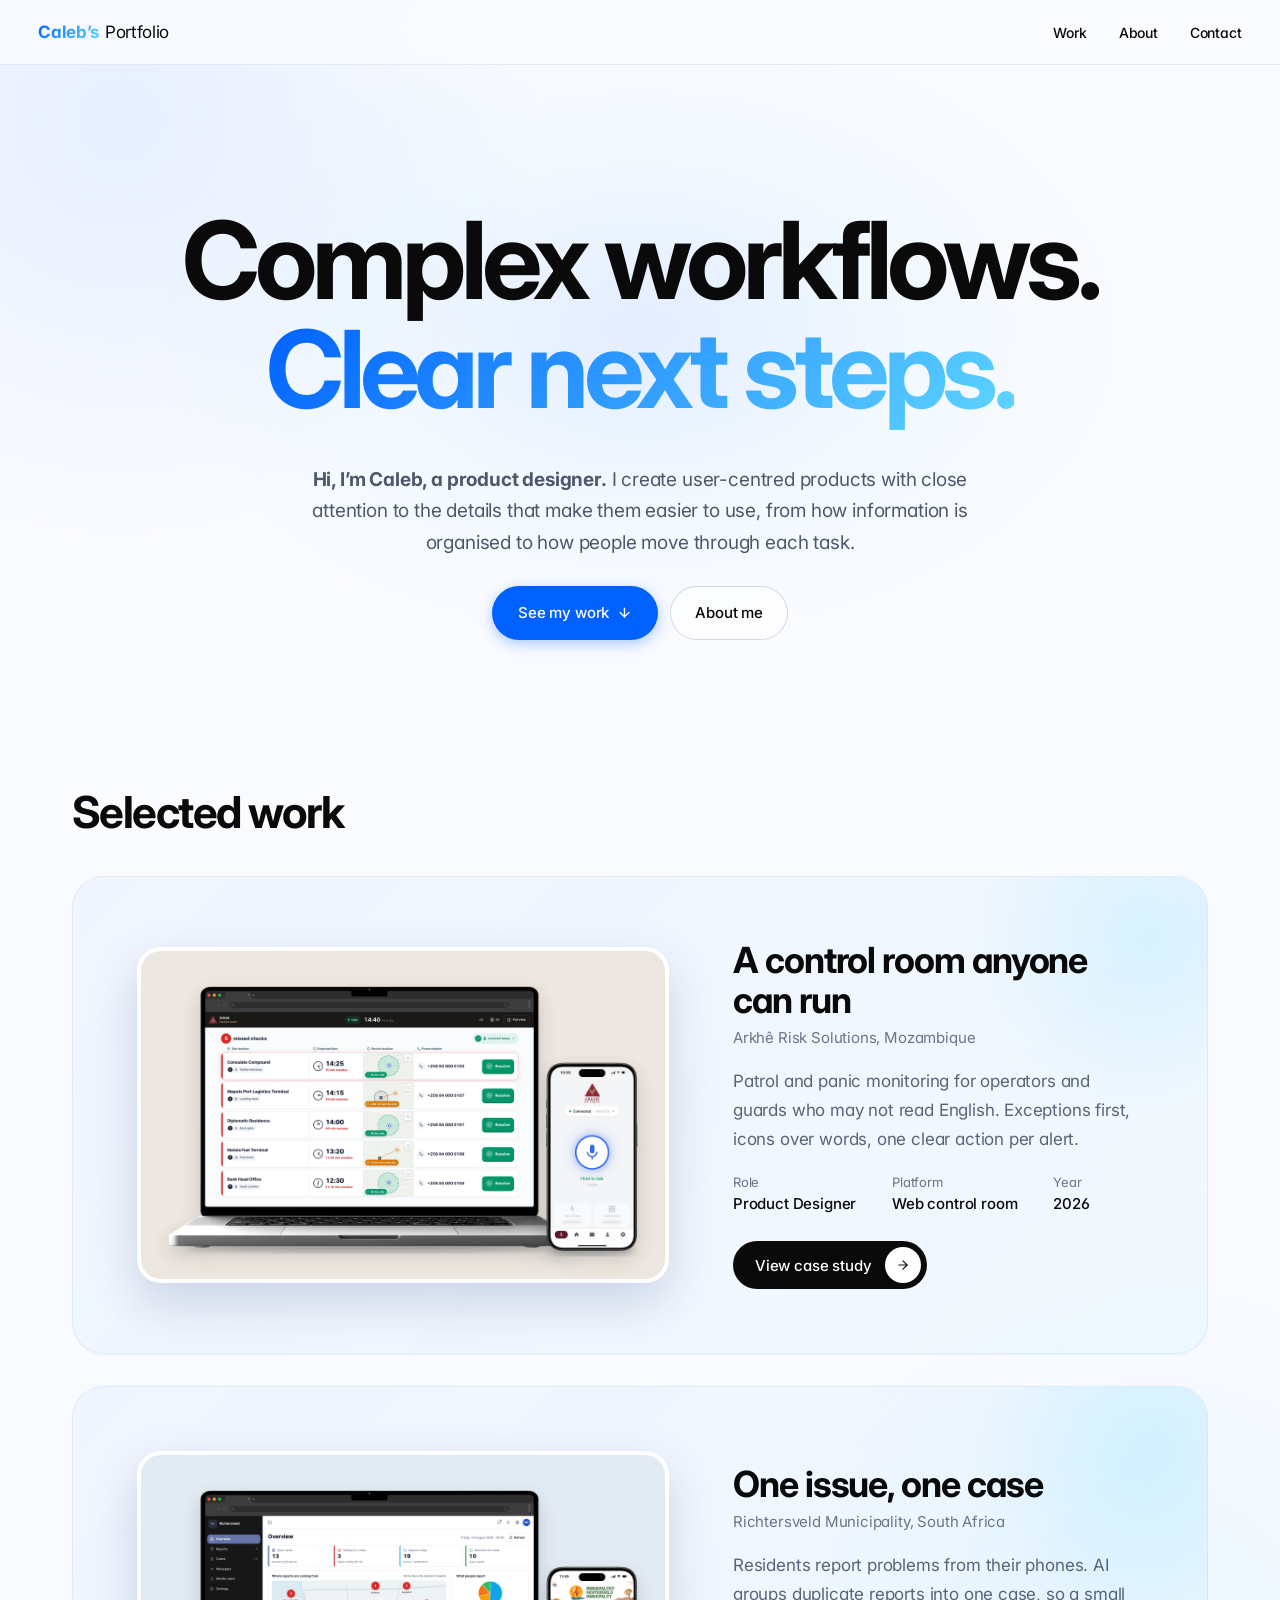
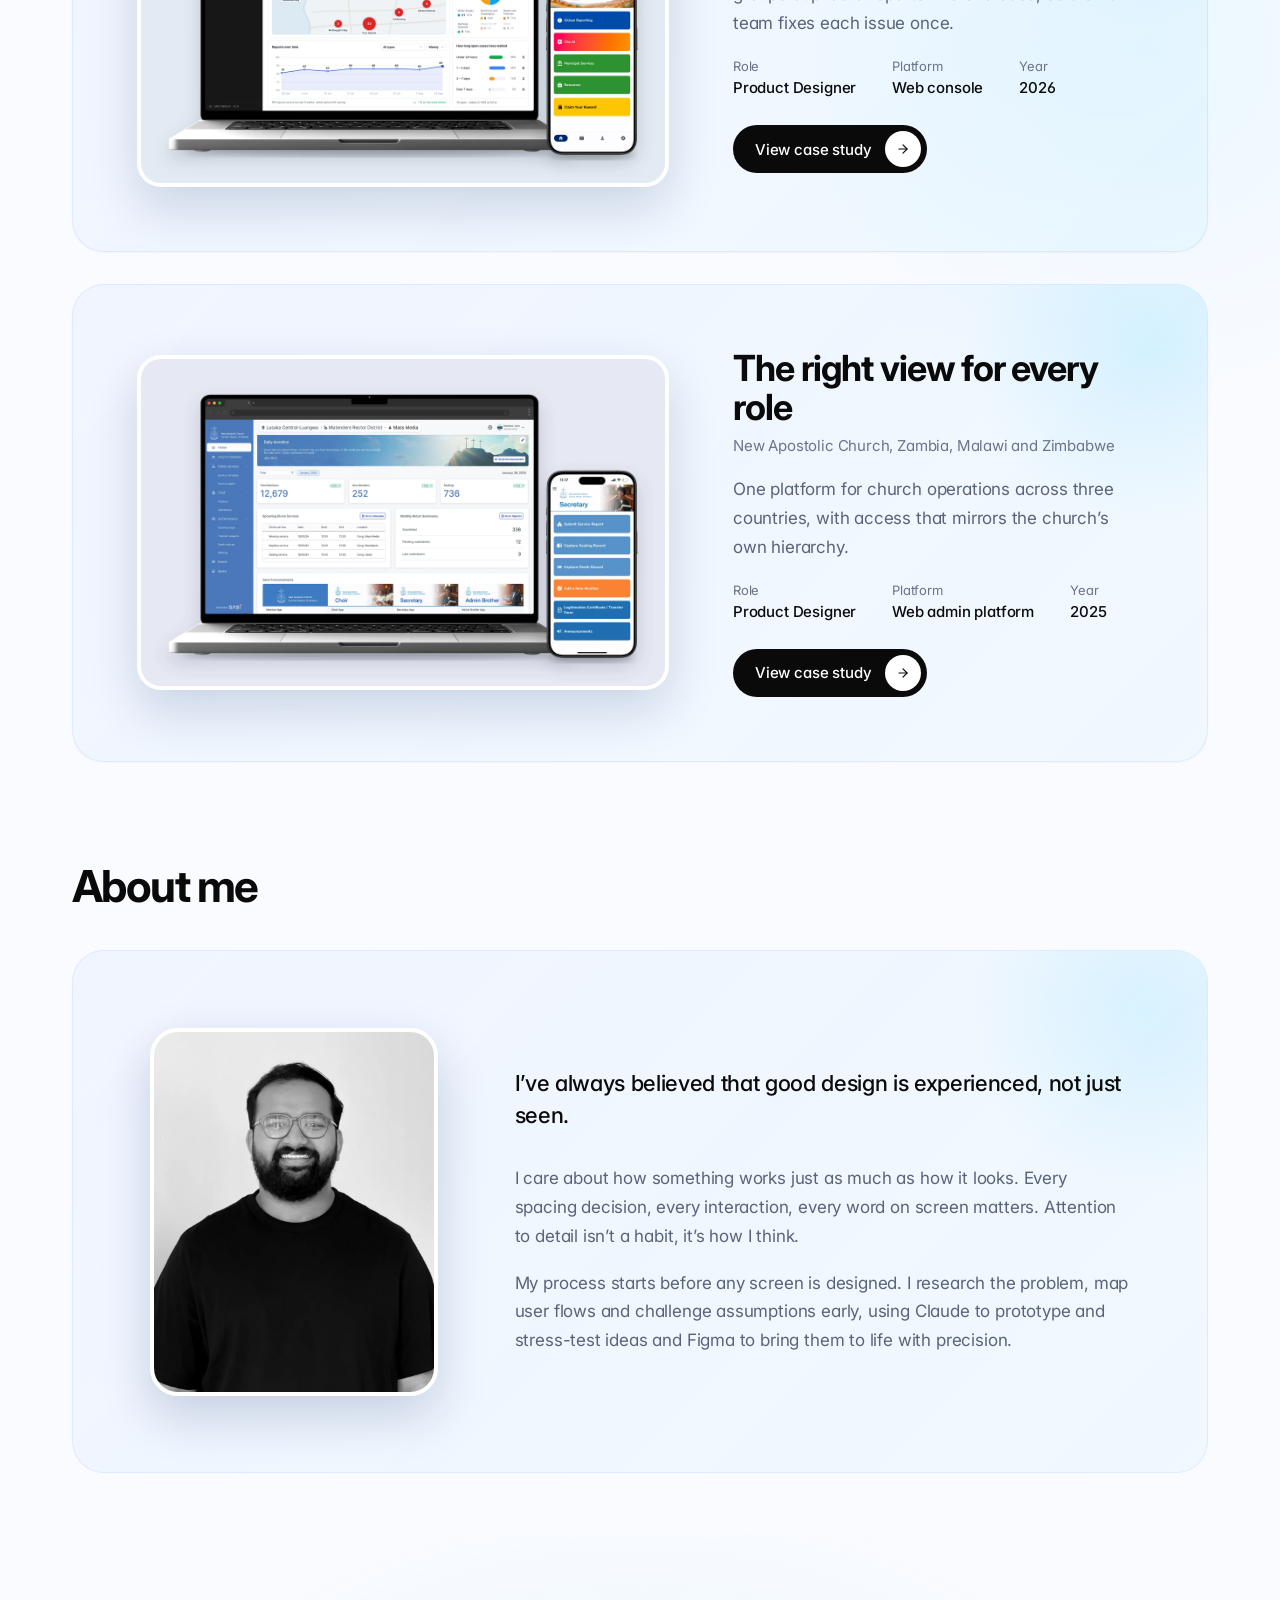
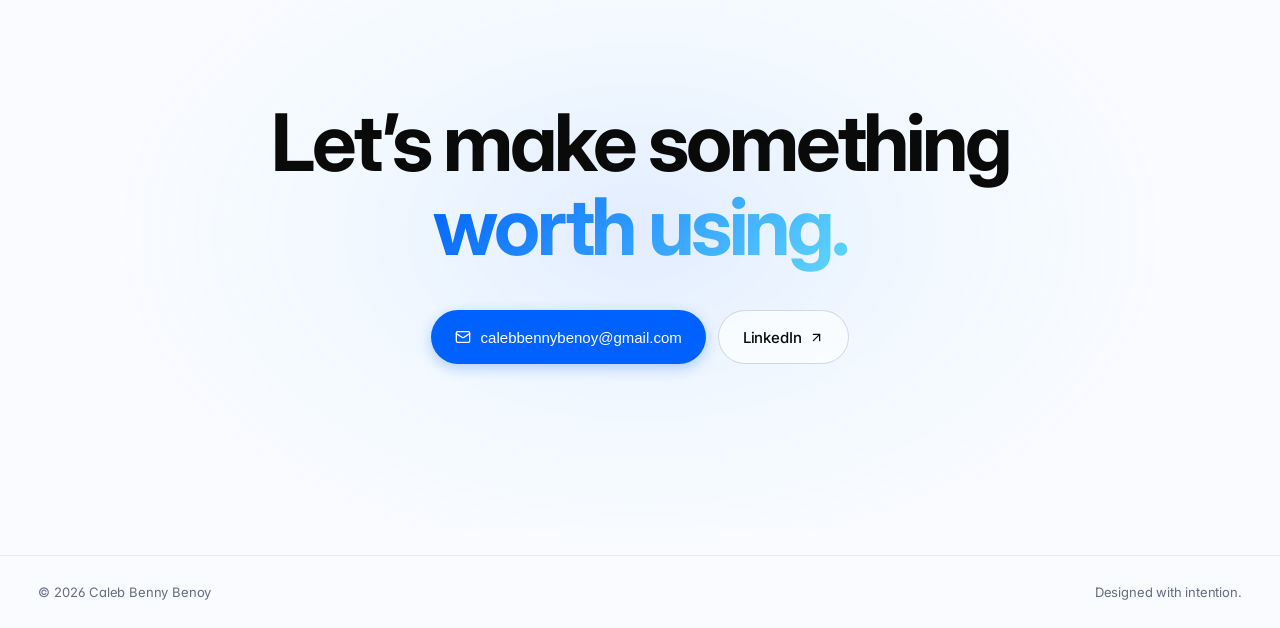
<file: index.html>
<!doctype html>
<html lang="en">
<head>
<meta charset="utf-8">
<meta name="viewport" content="width=device-width, initial-scale=1">
<title>Caleb Benny Benoy, product designer</title>
<meta name="description" content="Caleb Benny Benoy, product designer. Control rooms, citizen apps and admin platforms.">
<meta property="og:title" content="Caleb Benny Benoy, product designer">
<meta property="og:description" content="Caleb Benny Benoy, product designer. Control rooms, citizen apps and admin platforms.">
<meta property="og:image" content="assets/banner-arkhe.webp">
<link rel="icon" href="data:image/svg+xml,%3Csvg xmlns='http://www.w3.org/2000/svg' viewBox='0 0 32 32'%3E%3Cdefs%3E%3ClinearGradient id='g' x1='0' y1='0' x2='1' y2='1'%3E%3Cstop offset='0' stop-color='%230061FF'/%3E%3Cstop offset='1' stop-color='%2360D7FF'/%3E%3C/linearGradient%3E%3C/defs%3E%3Crect width='32' height='32' rx='9' fill='url(%23g)'/%3E%3Ctext x='16' y='22' font-family='Inter,Arial' font-size='17' font-weight='700' text-anchor='middle' fill='white'%3EC%3C/text%3E%3C/svg%3E">
<link rel="preconnect" href="https://fonts.googleapis.com">
<link href="https://fonts.googleapis.com/css2?family=Inter:opsz,wght@14..32,400..700&amp;display=swap" rel="stylesheet">
<style>
body{margin:0;background:#FAFBFF}
a{color:#0061FF}a:hover{color:#0050D4}
html{scroll-behavior:smooth}
::selection{background:rgba(0,97,255,.14)}
a:focus-visible,button:focus-visible,input:focus-visible{outline:2px solid #0061FF;outline-offset:3px;border-radius:8px}
.cs-wide{width:min(1000px, calc(100vw - 440px));margin-left:auto;margin-right:auto}
.cs-rail{display:block}
.cs-mbar{display:none}
.navlink{transition:opacity .2s}.navlink:hover{opacity:.55}
.toc-a{transition:color .25s ease}.toc-a:hover{color:#0A0A0A!important}
.back-a{transition:color .2s,gap .25s}.back-a:hover{color:#0A0A0A!important;gap:10px!important}
.next-card{transition:transform .5s cubic-bezier(.22,1,.36,1),box-shadow .5s}
.next-card:hover{transform:translateY(-3px);box-shadow:0 30px 80px rgba(10,30,80,.22)!important}
.next-card .arr{transition:transform .3s cubic-bezier(.22,1,.36,1)}.next-card:hover .arr{transform:translateX(4px)}
.cs{transition:transform .4s cubic-bezier(.22,1,.36,1),box-shadow .4s}
.cs:hover{transform:translateY(-4px);box-shadow:0 4px 12px rgba(0,97,255,.10),0 28px 70px rgba(0,97,255,.16)!important}
.cs .csi{transition:transform .6s cubic-bezier(.22,1,.36,1)}.cs:hover .csi{transform:scale(1.025)}
.cs .lnk{transition:background .25s,box-shadow .25s}.cs:hover .lnk{background:#0061FF!important;box-shadow:0 8px 22px rgba(0,97,255,.32)}
.cs .arr{transition:color .25s,transform .3s cubic-bezier(.22,1,.36,1)}
.cs:hover .arr{color:#0061FF!important;transform:translateX(3px)}
.pin{animation:pinPulse 2.8s ease-out infinite}
@keyframes pinPulse{0%{box-shadow:0 0 0 3px #fff,0 0 0 3px rgba(10,10,10,.35)}70%{box-shadow:0 0 0 3px #fff,0 0 0 14px rgba(10,10,10,0)}100%{box-shadow:0 0 0 3px #fff,0 0 0 3px rgba(10,10,10,0)}}
@keyframes rise{from{opacity:0;transform:translateY(18px)}to{opacity:1;transform:none}}
.au-btn{transition:transform .2s cubic-bezier(.22,1,.36,1)}.au-btn:hover{transform:scale(1.06)}
.au-bar{transition:background-color .2s}
.cmp-range::-webkit-slider-thumb{width:44px;height:100%}
@media (max-width:1180px){.cs-rail{display:none!important}.cs-mbar{display:block!important}.cs-wide{width:auto;margin-left:24px;margin-right:24px}}
@media (max-width:560px){.au-label{display:none!important}}
@media (prefers-reduced-motion: reduce){html{scroll-behavior:auto}.pin{animation:none}[data-anim]{animation:none!important;opacity:1!important;transform:none!important}}

.wk .wk-img{transition:transform .6s cubic-bezier(.22,1,.36,1),box-shadow .6s}
.wk:hover .wk-img{transform:translateY(-4px);box-shadow:0 1px 2px rgba(10,20,50,.05),0 40px 90px rgba(10,30,80,.20)!important}
.wk .wk-pic{transition:transform 1.2s cubic-bezier(.22,1,.36,1)}.wk:hover .wk-pic{transform:scale(1.025)}
.wk .wk-arr{transition:background .25s,color .25s,transform .25s}.wk:hover .wk-arr{background:linear-gradient(135deg,#0061FF,#60D7FF)!important;color:#fff;transform:translateX(4px)}
.wk:hover .wk-link{color:#0061FF!important}
.btn-p{transition:transform .2s cubic-bezier(.22,1,.36,1),box-shadow .2s,background .2s}.btn-p:hover{transform:translateY(-1px);background:#0050D4!important;box-shadow:0 8px 26px rgba(0,97,255,.42)!important}
.btn-o{transition:background .2s,border-color .2s}.btn-o:hover{background:#FFFFFF!important;border-color:rgba(10,30,80,.3)!important}
.vg{animation:floaty 7s ease-in-out infinite}
.vg2{animation:floaty 8s ease-in-out -2s infinite}
.vg3{animation:floaty 7.5s ease-in-out -4s infinite}
@keyframes floaty{0%,100%{transform:translateY(0)}50%{transform:translateY(-6px)}}
@media (prefers-reduced-motion: reduce){.vg,.vg2,.vg3{animation:none}}
.dnav{display:flex}.mnav{display:none}.mnav>summary{list-style:none;cursor:pointer}.mnav>summary::-webkit-details-marker{display:none}.mnav[open] .mi-open{display:none}.mnav:not([open]) .mi-close{display:none}.mnav-a{transition:background .2s}.mnav-a:hover{background:rgba(10,30,80,.04)}@media (max-width:640px){.dnav{display:none!important}.mnav{display:block}}</style>
<style>x-if{display:contents}x-if[hidden]{display:none}</style>
</head>
<body>
<div id="top" style="position: relative; font-family: 'Inter', -apple-system, BlinkMacSystemFont, 'Segoe UI', sans-serif; color: #0A0A0A; background: #FAFBFF; -webkit-font-smoothing: antialiased; font-feature-settings: 'cv11', 'ss01'; letter-spacing: -0.011em; overflow-x: clip">
<div aria-hidden="true" style="position: absolute; top: -380px; left: -380px; width: 1000px; height: 1000px; border-radius: 50%; background: radial-gradient(circle, rgba(0,97,255,0.08), rgba(0,97,255,0) 60%); pointer-events: none"></div>
<div aria-hidden="true" style="position: absolute; top: 1200px; right: -320px; width: 900px; height: 900px; border-radius: 50%; background: radial-gradient(circle, rgba(96,215,255,0.10), rgba(96,215,255,0) 60%); pointer-events: none"></div>
<header style="position: sticky; top: 0; z-index: 30; background: rgba(250,251,255,0.78); backdrop-filter: saturate(180%) blur(20px); -webkit-backdrop-filter: saturate(180%) blur(20px); border-bottom: 1px solid rgba(10,30,80,0.08)"><div style="max-width: 1360px; margin: 0 auto; padding: 10px clamp(20px, 3vw, 40px); box-sizing: border-box; display: flex; flex-wrap: wrap; align-items: center; justify-content: space-between; gap: 4px 24px"><a href="index.html" aria-label="Caleb’s Portfolio, home" style="display: flex; gap: 6px; align-items: center; min-height: 44px; font-size: 17px; letter-spacing: -0.02em; text-decoration: none; color: #0A0A0A"><span style="font-weight: 700; background: linear-gradient(135deg, #0061FF 0%, #60D7FF 100%); -webkit-background-clip: text; background-clip: text; color: transparent; -webkit-text-fill-color: transparent">Caleb’s</span><span style="font-weight: 400">Portfolio</span></a><nav aria-label="Main" class="dnav" style="align-items: center; gap: clamp(16px, 3vw, 32px)"><a href="#work" class="navlink" style="display: inline-flex; align-items: center; min-height: 44px; font-size: 14px; font-weight: 500; color: #0A0A0A; text-decoration: none">Work</a><a href="#about" class="navlink" style="display: inline-flex; align-items: center; min-height: 44px; font-size: 14px; font-weight: 500; color: #0A0A0A; text-decoration: none">About</a><a href="#contact" class="navlink" style="display: inline-flex; align-items: center; min-height: 44px; font-size: 14px; font-weight: 500; color: #0A0A0A; text-decoration: none">Contact</a></nav><details class="mnav"><summary aria-label="Menu" style="display: flex; align-items: center; justify-content: center; width: 44px; height: 44px; margin-right: -10px; border-radius: 12px; color: #0A0A0A"><svg class="mi-open" aria-hidden="true" width="22" height="22" viewBox="0 0 24 24" fill="none" stroke="currentColor" stroke-width="2" stroke-linecap="round"><path d="M4 7h16M4 12h16M4 17h16"></path></svg><svg class="mi-close" aria-hidden="true" width="22" height="22" viewBox="0 0 24 24" fill="none" stroke="currentColor" stroke-width="2" stroke-linecap="round"><path d="M6 6l12 12M18 6 6 18"></path></svg></summary><nav aria-label="Main" style="position: absolute; left: 0; right: 0; top: 100%; background: #FAFBFF; backdrop-filter: saturate(180%) blur(20px); -webkit-backdrop-filter: saturate(180%) blur(20px); border-bottom: 1px solid rgba(10,30,80,0.08); box-shadow: 0 18px 40px rgba(10,30,80,0.10); padding-bottom: 8px"><a href="#work" class="mnav-a" style="display: flex; align-items: center; min-height: 52px; padding: 0 clamp(20px, 3vw, 40px); font-size: 17px; font-weight: 500; color: #0A0A0A; text-decoration: none; border-top: 1px solid rgba(10,30,80,0.08)">Work</a><a href="#about" class="mnav-a" style="display: flex; align-items: center; min-height: 52px; padding: 0 clamp(20px, 3vw, 40px); font-size: 17px; font-weight: 500; color: #0A0A0A; text-decoration: none; border-top: 1px solid rgba(10,30,80,0.08)">About</a><a href="#contact" class="mnav-a" style="display: flex; align-items: center; min-height: 52px; padding: 0 clamp(20px, 3vw, 40px); font-size: 17px; font-weight: 500; color: #0A0A0A; text-decoration: none; border-top: 1px solid rgba(10,30,80,0.08)">Contact</a></nav></details></div><div class="cs-mbar-off" style="display: none" aria-hidden="true"><div style="height: 2px; width: 0%; background: linear-gradient(135deg, #0061FF 0%, #60D7FF 100%)"></div></div></header>
<main>

<section aria-labelledby="hero-title" style="position: relative; padding: clamp(96px, 11vw, 150px) clamp(20px, 3vw, 40px) clamp(56px, 7vw, 88px); text-align: center">
<div aria-hidden="true" style="position: absolute; left: 50%; top: 40%; width: 1000px; height: 640px; margin: -320px 0 0 -500px; border-radius: 50%; background: radial-gradient(ellipse at center, rgba(0,97,255,0.09) 0%, rgba(96,215,255,0.05) 40%, rgba(96,215,255,0) 70%); pointer-events: none"></div>
<div style="position: relative; max-width: 1100px; margin: 0 auto; display: flex; flex-direction: column; align-items: center; gap: 28px">
<h1 id="hero-title" style="margin: 0; font-size: clamp(48px, 8.4vw, 116px); line-height: 1.02; font-weight: 700; letter-spacing: -0.048em">
<span data-anim="1" style="display: block; animation: rise .9s cubic-bezier(.22,1,.36,1) .1s both">Complex workflows.</span>
<span data-anim="1" style="display: inline-block; padding-bottom: 0.1em; background: linear-gradient(135deg, #0061FF 0%, #60D7FF 100%); -webkit-background-clip: text; background-clip: text; color: transparent; -webkit-text-fill-color: transparent; animation: rise .9s cubic-bezier(.22,1,.36,1) .25s both">Clear next steps.</span>
</h1>
<p data-anim="1" style="margin: 0; max-width: 660px; font-size: clamp(17px, 1.6vw, 19px); line-height: 1.65; color: #4F586B; text-wrap: pretty; animation: rise .9s cubic-bezier(.22,1,.36,1) .45s both"><b>Hi, I’m Caleb, a product designer.</b> I create user-centred products with close attention to the details that make them easier to use, from how information is organised to how people move through each task.</p>
<div data-anim="1" style="display: flex; flex-wrap: wrap; justify-content: center; gap: 12px; animation: rise .9s cubic-bezier(.22,1,.36,1) .6s both">
<a href="#work" class="btn-p" style="display: inline-flex; align-items: center; gap: 8px; min-height: 52px; padding: 0 26px; border-radius: 999px; background: #0061FF; color: #FFFFFF; font-size: 15px; font-weight: 500; text-decoration: none; box-shadow: 0 4px 14px rgba(0,97,255,0.32)">See my work<svg aria-hidden="true" width="15" height="15" viewBox="0 0 24 24" fill="none" stroke="currentColor" stroke-width="2.2" stroke-linecap="round" stroke-linejoin="round" style="flex: none; transform: rotate(90deg)"><path d="M5 12h14"></path><path d="m12 5 7 7-7 7"></path></svg></a>
<a href="#about" class="btn-o" style="display: inline-flex; align-items: center; gap: 8px; min-height: 52px; padding: 0 24px; border-radius: 999px; border: 1px solid rgba(10,30,80,0.16); background: rgba(255,255,255,0.6); color: #0A0A0A; font-size: 15px; font-weight: 500; text-decoration: none">About me</a>
</div>
</div>
</section>

<section id="work" aria-labelledby="work-title" style="scroll-margin-top: 80px; position: relative; max-width: 1200px; margin: 0 auto; padding: clamp(32px, 5vw, 60px) clamp(20px, 3vw, 32px) 0; box-sizing: border-box; display: flex; flex-direction: column; gap: 32px">
<h2 id="work-title" style="margin: 0 0 8px; font-size: clamp(32px, 3.6vw, 44px); line-height: 1.1; font-weight: 700; letter-spacing: -0.035em">Selected work</h2>
<a href="arkhe.html" class="cs" style="display: block; position: relative; overflow: hidden; border-radius: 32px; padding: clamp(24px, 5vw, 64px); background: linear-gradient(135deg, rgba(0,97,255,0.04) 0%, rgba(96,215,255,0.06) 100%); border: 1px solid rgba(0,97,255,0.08); box-shadow: 0 1px 2px rgba(10,10,10,0.03); text-decoration: none; color: #0A0A0A"><div aria-hidden="true" style="position: absolute; top: -120px; right: -120px; width: 360px; height: 360px; border-radius: 50%; background: radial-gradient(circle, rgba(96,215,255,0.18), rgba(96,215,255,0) 70%); pointer-events: none"></div><div style="position: relative; display: flex; flex-wrap: wrap; align-items: center; gap: clamp(32px, 5vw, 64px)"><div style="flex: 1.2 1 440px; min-width: 0; aspect-ratio: 16 / 10; border-radius: 24px; border: 4px solid #FFFFFF; overflow: hidden; background: #FFFFFF; box-shadow: 0 20px 50px rgba(0,30,90,0.16)"><img class="csi" src="assets/banner-arkhe.webp" alt="Laptop and phone showing the product" loading="lazy" style="display: block; width: 100%; height: 100%; object-fit: cover; object-position: center"></div><div style="flex: 1 1 340px; min-width: 0; display: flex; flex-direction: column; gap: 20px"><div style="display: flex; flex-direction: column; gap: 8px"><h3 style="margin: 0; font-size: clamp(28px, 3vw, 36px); line-height: 1.1; font-weight: 700; letter-spacing: -0.03em; color: #0A0A0A">A control room anyone can run</h3><span style="font-size: 15px; color: #6B7489">Arkhê Risk Solutions, Mozambique</span></div><p style="margin: 0; font-size: 17px; line-height: 1.7; color: #5A6478">Patrol and panic monitoring for operators and guards who may not read English. Exceptions first, icons over words, one clear action per alert.</p><dl style="margin: 0; display: flex; flex-wrap: wrap; gap: 12px 36px"><div style="display: flex; flex-direction: column; gap: 4px"><dt style="font-size: 13px; color: #6B7489">Role</dt><dd style="margin: 0; font-size: 15px; font-weight: 500">Product Designer</dd></div><div style="display: flex; flex-direction: column; gap: 4px"><dt style="font-size: 13px; color: #6B7489">Platform</dt><dd style="margin: 0; font-size: 15px; font-weight: 500">Web control room</dd></div><div style="display: flex; flex-direction: column; gap: 4px"><dt style="font-size: 13px; color: #6B7489">Year</dt><dd style="margin: 0; font-size: 15px; font-weight: 500">2026</dd></div></dl><span class="lnk" style="align-self: flex-start; display: inline-flex; align-items: center; gap: 14px; min-height: 48px; margin-top: 8px; padding: 0 6px 0 22px; border-radius: 999px; background: #0A0A0A; color: #FFFFFF; font-size: 15px; font-weight: 500">View case study<span class="arr" aria-hidden="true" style="width: 36px; height: 36px; border-radius: 999px; background: #FFFFFF; color: #0A0A0A; display: inline-flex; align-items: center; justify-content: center"><svg aria-hidden="true" width="14" height="14" viewBox="0 0 24 24" fill="none" stroke="currentColor" stroke-width="2" stroke-linecap="round" stroke-linejoin="round" style="flex: none; "><path d="M5 12h14"></path><path d="m12 5 7 7-7 7"></path></svg></span></span></div></div></a><a href="richtersveld.html" class="cs" style="display: block; position: relative; overflow: hidden; border-radius: 32px; padding: clamp(24px, 5vw, 64px); background: linear-gradient(135deg, rgba(0,97,255,0.04) 0%, rgba(96,215,255,0.06) 100%); border: 1px solid rgba(0,97,255,0.08); box-shadow: 0 1px 2px rgba(10,10,10,0.03); text-decoration: none; color: #0A0A0A"><div aria-hidden="true" style="position: absolute; top: -120px; right: -120px; width: 360px; height: 360px; border-radius: 50%; background: radial-gradient(circle, rgba(96,215,255,0.18), rgba(96,215,255,0) 70%); pointer-events: none"></div><div style="position: relative; display: flex; flex-wrap: wrap; align-items: center; gap: clamp(32px, 5vw, 64px)"><div style="flex: 1.2 1 440px; min-width: 0; aspect-ratio: 16 / 10; border-radius: 24px; border: 4px solid #FFFFFF; overflow: hidden; background: #FFFFFF; box-shadow: 0 20px 50px rgba(0,30,90,0.16)"><img class="csi" src="assets/banner-rich.webp" alt="Laptop and phone showing the product" loading="lazy" style="display: block; width: 100%; height: 100%; object-fit: cover; object-position: center"></div><div style="flex: 1 1 340px; min-width: 0; display: flex; flex-direction: column; gap: 20px"><div style="display: flex; flex-direction: column; gap: 8px"><h3 style="margin: 0; font-size: clamp(28px, 3vw, 36px); line-height: 1.1; font-weight: 700; letter-spacing: -0.03em; color: #0A0A0A">One issue, one case</h3><span style="font-size: 15px; color: #6B7489">Richtersveld Municipality, South Africa</span></div><p style="margin: 0; font-size: 17px; line-height: 1.7; color: #5A6478">Residents report problems from their phones. AI groups duplicate reports into one case, so a small team fixes each issue once.</p><dl style="margin: 0; display: flex; flex-wrap: wrap; gap: 12px 36px"><div style="display: flex; flex-direction: column; gap: 4px"><dt style="font-size: 13px; color: #6B7489">Role</dt><dd style="margin: 0; font-size: 15px; font-weight: 500">Product Designer</dd></div><div style="display: flex; flex-direction: column; gap: 4px"><dt style="font-size: 13px; color: #6B7489">Platform</dt><dd style="margin: 0; font-size: 15px; font-weight: 500">Web console</dd></div><div style="display: flex; flex-direction: column; gap: 4px"><dt style="font-size: 13px; color: #6B7489">Year</dt><dd style="margin: 0; font-size: 15px; font-weight: 500">2026</dd></div></dl><span class="lnk" style="align-self: flex-start; display: inline-flex; align-items: center; gap: 14px; min-height: 48px; margin-top: 8px; padding: 0 6px 0 22px; border-radius: 999px; background: #0A0A0A; color: #FFFFFF; font-size: 15px; font-weight: 500">View case study<span class="arr" aria-hidden="true" style="width: 36px; height: 36px; border-radius: 999px; background: #FFFFFF; color: #0A0A0A; display: inline-flex; align-items: center; justify-content: center"><svg aria-hidden="true" width="14" height="14" viewBox="0 0 24 24" fill="none" stroke="currentColor" stroke-width="2" stroke-linecap="round" stroke-linejoin="round" style="flex: none; "><path d="M5 12h14"></path><path d="m12 5 7 7-7 7"></path></svg></span></span></div></div></a><a href="nachurch.html" class="cs" style="display: block; position: relative; overflow: hidden; border-radius: 32px; padding: clamp(24px, 5vw, 64px); background: linear-gradient(135deg, rgba(0,97,255,0.04) 0%, rgba(96,215,255,0.06) 100%); border: 1px solid rgba(0,97,255,0.08); box-shadow: 0 1px 2px rgba(10,10,10,0.03); text-decoration: none; color: #0A0A0A"><div aria-hidden="true" style="position: absolute; top: -120px; right: -120px; width: 360px; height: 360px; border-radius: 50%; background: radial-gradient(circle, rgba(96,215,255,0.18), rgba(96,215,255,0) 70%); pointer-events: none"></div><div style="position: relative; display: flex; flex-wrap: wrap; align-items: center; gap: clamp(32px, 5vw, 64px)"><div style="flex: 1.2 1 440px; min-width: 0; aspect-ratio: 16 / 10; border-radius: 24px; border: 4px solid #FFFFFF; overflow: hidden; background: #FFFFFF; box-shadow: 0 20px 50px rgba(0,30,90,0.16)"><img class="csi" src="assets/banner-nac.webp" alt="Laptop and phone showing the product" loading="lazy" style="display: block; width: 100%; height: 100%; object-fit: cover; object-position: center"></div><div style="flex: 1 1 340px; min-width: 0; display: flex; flex-direction: column; gap: 20px"><div style="display: flex; flex-direction: column; gap: 8px"><h3 style="margin: 0; font-size: clamp(28px, 3vw, 36px); line-height: 1.1; font-weight: 700; letter-spacing: -0.03em; color: #0A0A0A">The right view for every role</h3><span style="font-size: 15px; color: #6B7489">New Apostolic Church, Zambia, Malawi and Zimbabwe</span></div><p style="margin: 0; font-size: 17px; line-height: 1.7; color: #5A6478">One platform for church operations across three countries, with access that mirrors the church’s own hierarchy.</p><dl style="margin: 0; display: flex; flex-wrap: wrap; gap: 12px 36px"><div style="display: flex; flex-direction: column; gap: 4px"><dt style="font-size: 13px; color: #6B7489">Role</dt><dd style="margin: 0; font-size: 15px; font-weight: 500">Product Designer</dd></div><div style="display: flex; flex-direction: column; gap: 4px"><dt style="font-size: 13px; color: #6B7489">Platform</dt><dd style="margin: 0; font-size: 15px; font-weight: 500">Web admin platform</dd></div><div style="display: flex; flex-direction: column; gap: 4px"><dt style="font-size: 13px; color: #6B7489">Year</dt><dd style="margin: 0; font-size: 15px; font-weight: 500">2025</dd></div></dl><span class="lnk" style="align-self: flex-start; display: inline-flex; align-items: center; gap: 14px; min-height: 48px; margin-top: 8px; padding: 0 6px 0 22px; border-radius: 999px; background: #0A0A0A; color: #FFFFFF; font-size: 15px; font-weight: 500">View case study<span class="arr" aria-hidden="true" style="width: 36px; height: 36px; border-radius: 999px; background: #FFFFFF; color: #0A0A0A; display: inline-flex; align-items: center; justify-content: center"><svg aria-hidden="true" width="14" height="14" viewBox="0 0 24 24" fill="none" stroke="currentColor" stroke-width="2" stroke-linecap="round" stroke-linejoin="round" style="flex: none; "><path d="M5 12h14"></path><path d="m12 5 7 7-7 7"></path></svg></span></span></div></div></a>
</section>

<section id="about" aria-labelledby="about-title" style="scroll-margin-top: 80px; position: relative; max-width: 1200px; margin: 0 auto; padding: clamp(60px, 8vw, 100px) clamp(20px, 3vw, 32px) clamp(40px, 5vw, 60px); box-sizing: border-box; display: flex; flex-direction: column; gap: 40px">
<h2 id="about-title" style="margin: 0; font-size: clamp(32px, 3.6vw, 44px); line-height: 1.1; font-weight: 700; letter-spacing: -0.035em">About me</h2>
<div style="position: relative; overflow: hidden; border-radius: 32px; padding: clamp(32px, 6vw, 80px); background: linear-gradient(135deg, rgba(0,97,255,0.04) 0%, rgba(96,215,255,0.06) 100%); border: 1px solid rgba(0,97,255,0.08)">
<div aria-hidden="true" style="position: absolute; top: -120px; right: -120px; width: 360px; height: 360px; border-radius: 50%; background: radial-gradient(circle, rgba(96,215,255,0.18), rgba(96,215,255,0) 70%); pointer-events: none"></div>
<div style="position: relative; display: flex; flex-wrap: wrap; align-items: center; gap: clamp(36px, 6vw, 80px)">
<img src="assets/home-portrait.webp" alt="Portrait of Caleb Benny Benoy" style="flex: none; width: 280px; height: 360px; max-width: 100%; object-fit: cover; border-radius: 28px; border: 4px solid #FFFFFF; box-shadow: 0 20px 50px rgba(0,30,90,0.18)">
<div style="flex: 1 1 360px; min-width: 0; max-width: 640px; display: flex; flex-direction: column; gap: 18px">
<p style="margin: 0 0 14px; font-size: 22px; line-height: 1.45; font-weight: 500; letter-spacing: -0.015em; color: #0A0A0A">I’ve always believed that good design is experienced, not just seen.</p>
<p style="margin: 0; font-size: 17px; line-height: 1.7; color: #5A6478">I care about how something works just as much as how it looks. Every spacing decision, every interaction, every word on screen matters. Attention to detail isn’t a habit, it’s how I think.</p>
<p style="margin: 0; font-size: 17px; line-height: 1.7; color: #5A6478">My process starts before any screen is designed. I research the problem, map user flows and challenge assumptions early, using Claude to prototype and stress-test ideas and Figma to bring them to life with precision.</p>
</div>
</div>
</div>
</section>

<section id="contact" aria-labelledby="contact-title" style="scroll-margin-top: 80px; position: relative; overflow: hidden; padding: clamp(120px, 13vw, 180px) clamp(20px, 3vw, 40px); text-align: center">
<div aria-hidden="true" style="position: absolute; left: 50%; top: 50%; width: 1100px; height: 700px; margin: -350px 0 0 -550px; border-radius: 50%; background: radial-gradient(ellipse at center, rgba(0,97,255,0.09) 0%, rgba(96,215,255,0.05) 40%, rgba(96,215,255,0) 70%); pointer-events: none"></div>
<div style="position: relative; display: flex; flex-direction: column; align-items: center; gap: 36px">
<h2 id="contact-title" style="margin: 0; font-size: clamp(40px, 6.2vw, 84px); line-height: 1.06; font-weight: 700; letter-spacing: -0.04em"><span style="display: block">Let’s make something</span><span style="display: inline-block; padding-bottom: 0.08em; background: linear-gradient(135deg, #0061FF 0%, #60D7FF 100%); -webkit-background-clip: text; background-clip: text; color: transparent; -webkit-text-fill-color: transparent">worth using.</span></h2>
<div style="display: flex; flex-wrap: wrap; justify-content: center; gap: 12px">
<button type="button" class="btn-p" data-copy-email="calebbennybenoy@gmail.com" style="display: inline-flex; align-items: center; gap: 10px; min-height: 52px; padding: 0 24px; border: none; border-radius: 999px; background: #0061FF; color: #FFFFFF; font-size: 15px; font-weight: 500; box-shadow: 0 4px 14px rgba(0,97,255,0.28)"><svg aria-hidden="true" width="16" height="16" viewBox="0 0 24 24" fill="none" stroke="currentColor" stroke-width="2" stroke-linecap="round" stroke-linejoin="round" style="flex: none; "><rect width="20" height="16" x="2" y="4" rx="2"></rect><path d="m22 7-8.97 5.7a1.94 1.94 0 0 1-2.06 0L2 7"></path></svg><span aria-live="polite" data-copy-label>calebbennybenoy@gmail.com</span></button>
<a href="https://www.linkedin.com/in/caleb-benny-benoy-6790691bb/" target="_blank" rel="noopener noreferrer" class="btn-o" style="display: inline-flex; align-items: center; gap: 8px; min-height: 52px; padding: 0 24px; border-radius: 999px; border: 1px solid rgba(10,30,80,0.16); background: rgba(255,255,255,0.6); color: #0A0A0A; font-size: 15px; font-weight: 500; text-decoration: none">LinkedIn<svg aria-hidden="true" width="15" height="15" viewBox="0 0 24 24" fill="none" stroke="currentColor" stroke-width="2" stroke-linecap="round" stroke-linejoin="round" style="flex: none; "><path d="M7 17 17 7"></path><path d="M7 7h10v10"></path></svg></a>
</div>
</div>
</section>
</main>
<footer style="border-top: 1px solid rgba(10,30,80,0.08); margin-top: 24px"><div style="max-width: 1360px; margin: 0 auto; padding: 28px clamp(20px, 3vw, 40px); box-sizing: border-box; display: flex; flex-wrap: wrap; align-items: center; justify-content: space-between; gap: 12px; font-size: 13px; color: #646D82"><span>© 2026 Caleb Benny Benoy</span><span>Designed with intention.</span></div></footer>
</div>
<script src="site.js" defer></script>
</body>
</html>
</file>
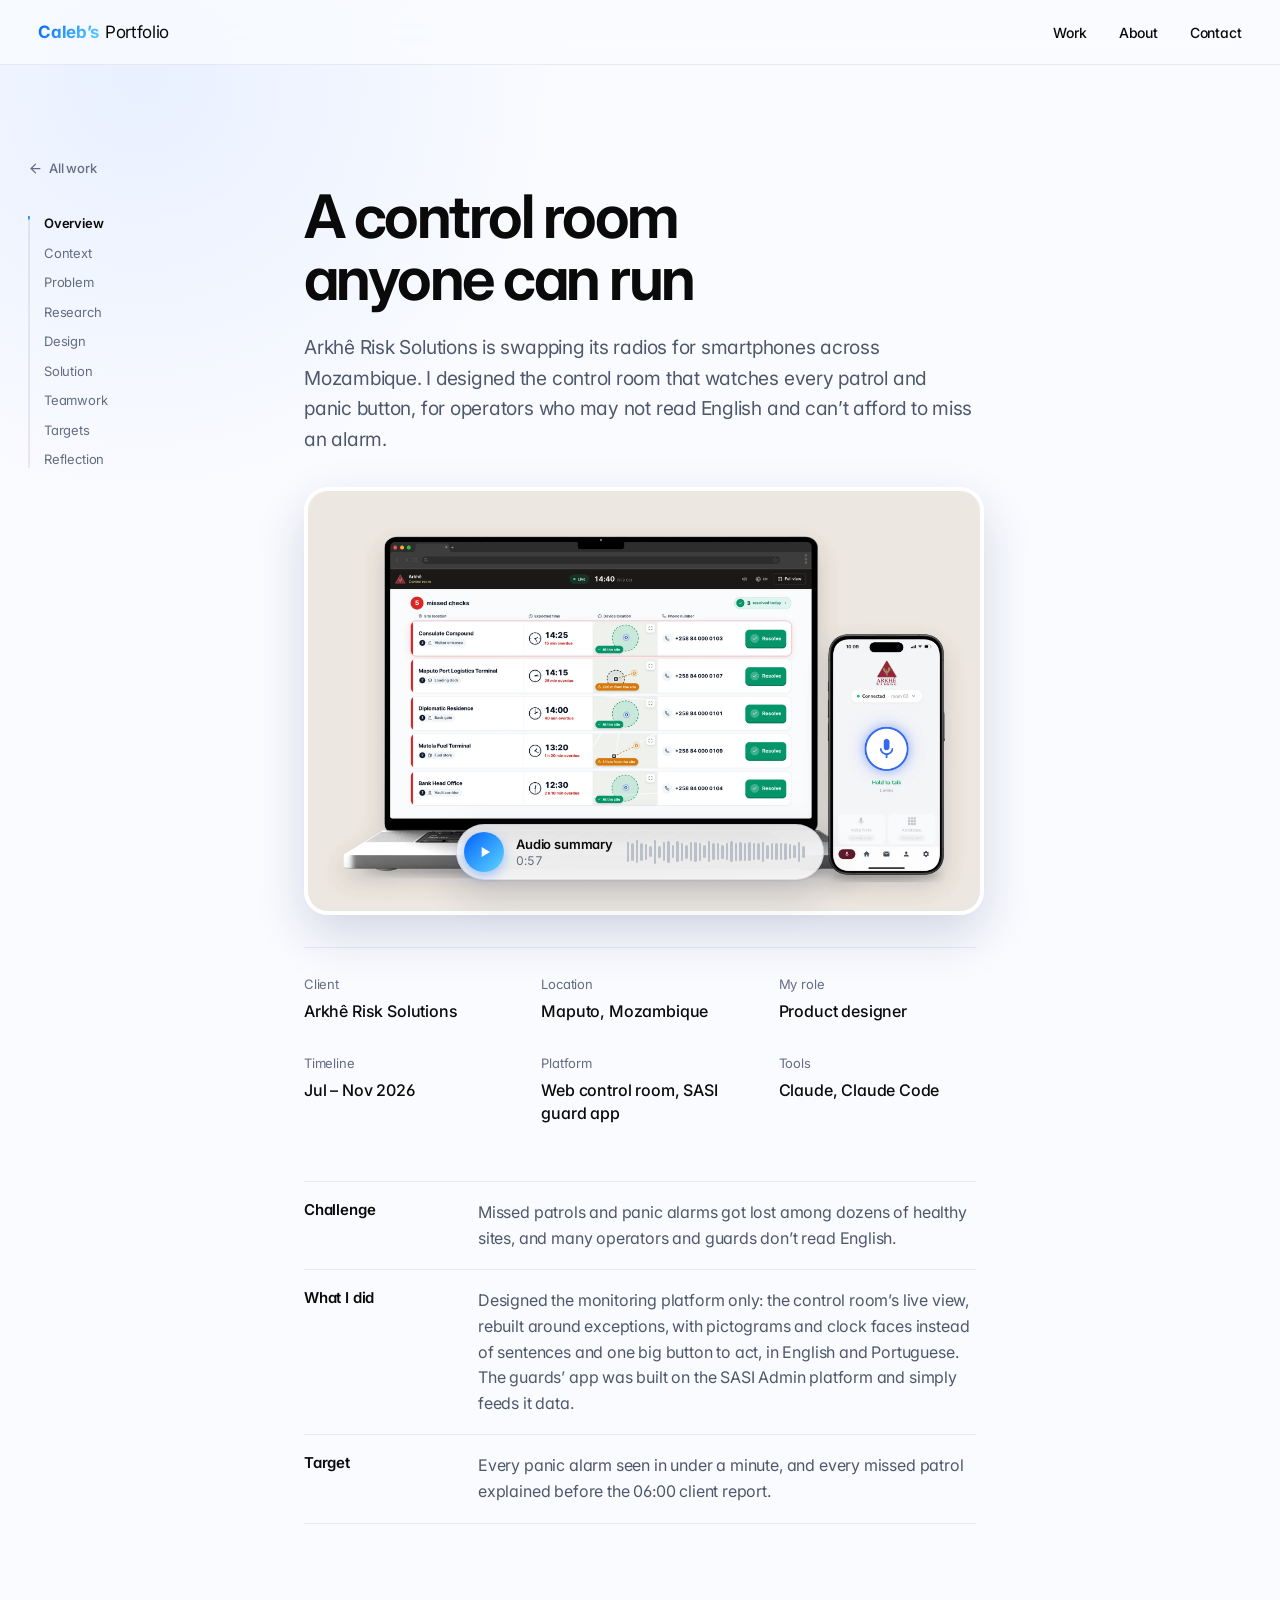
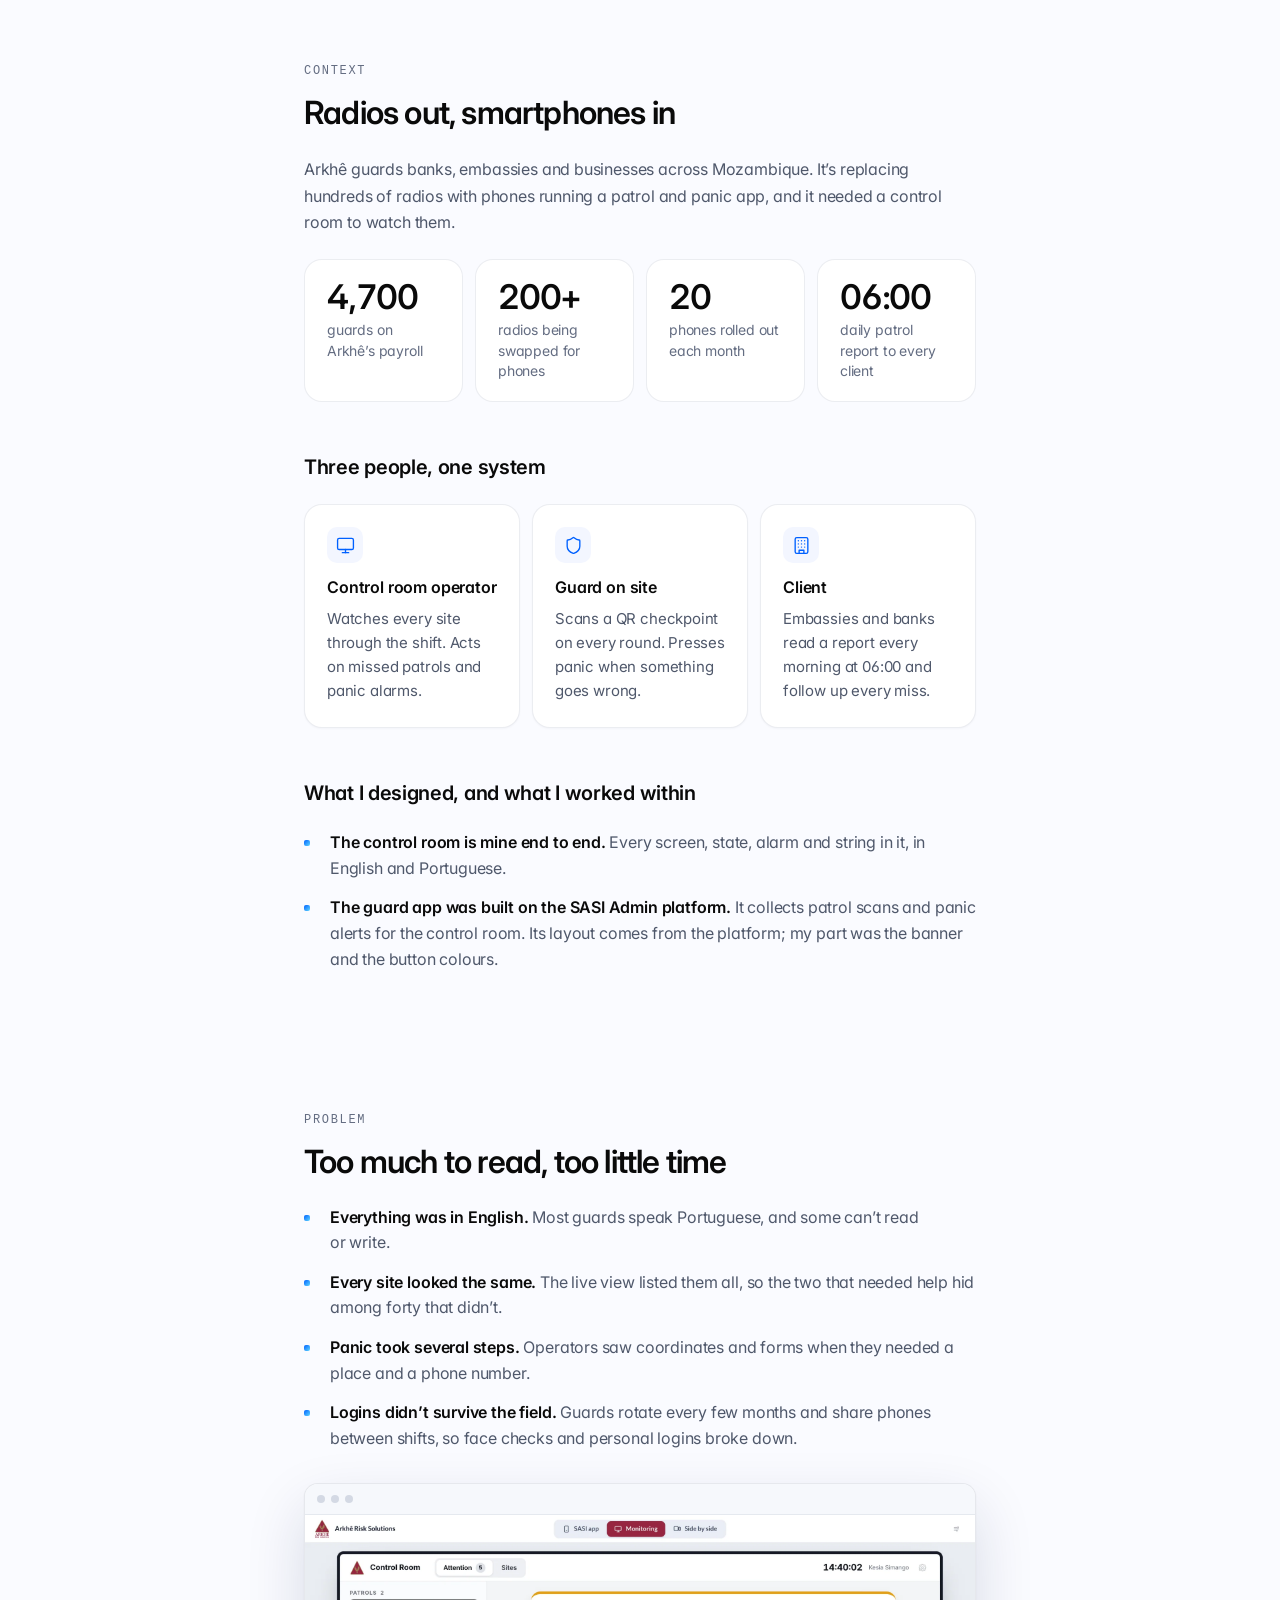
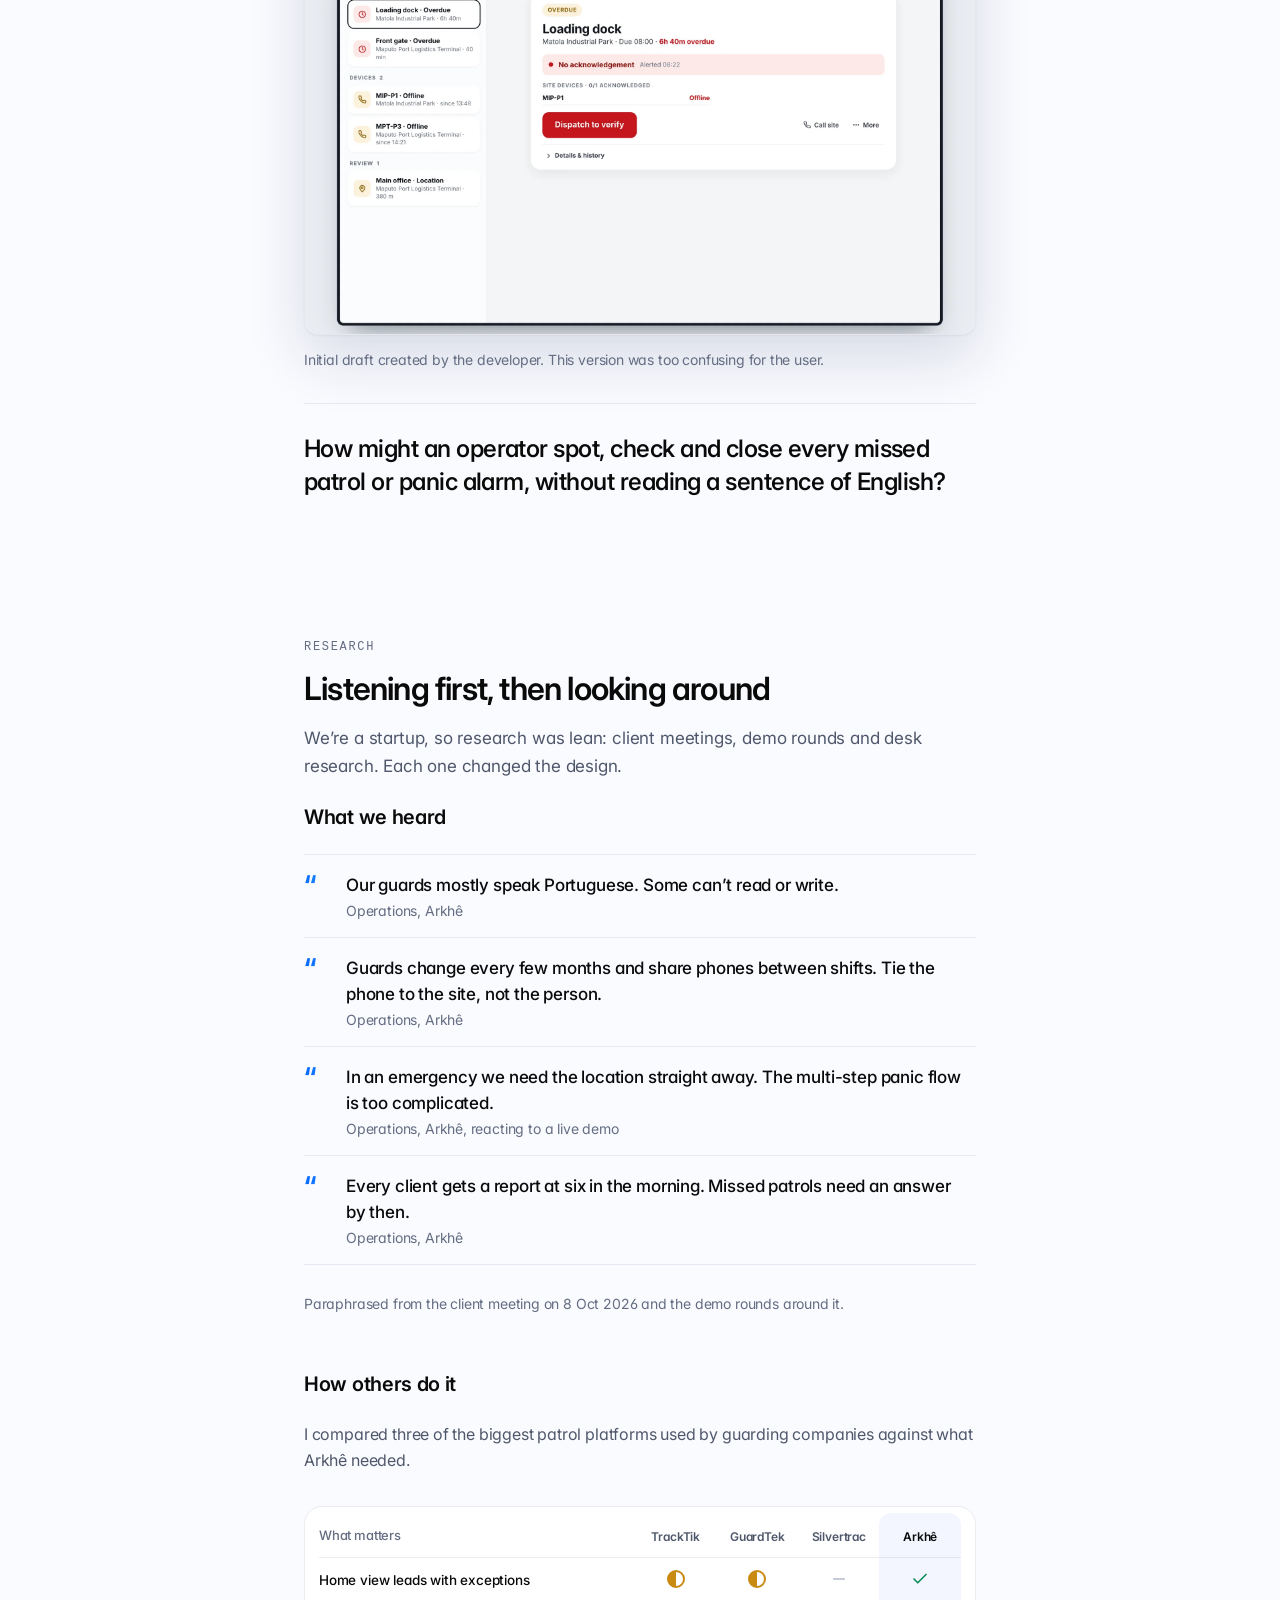
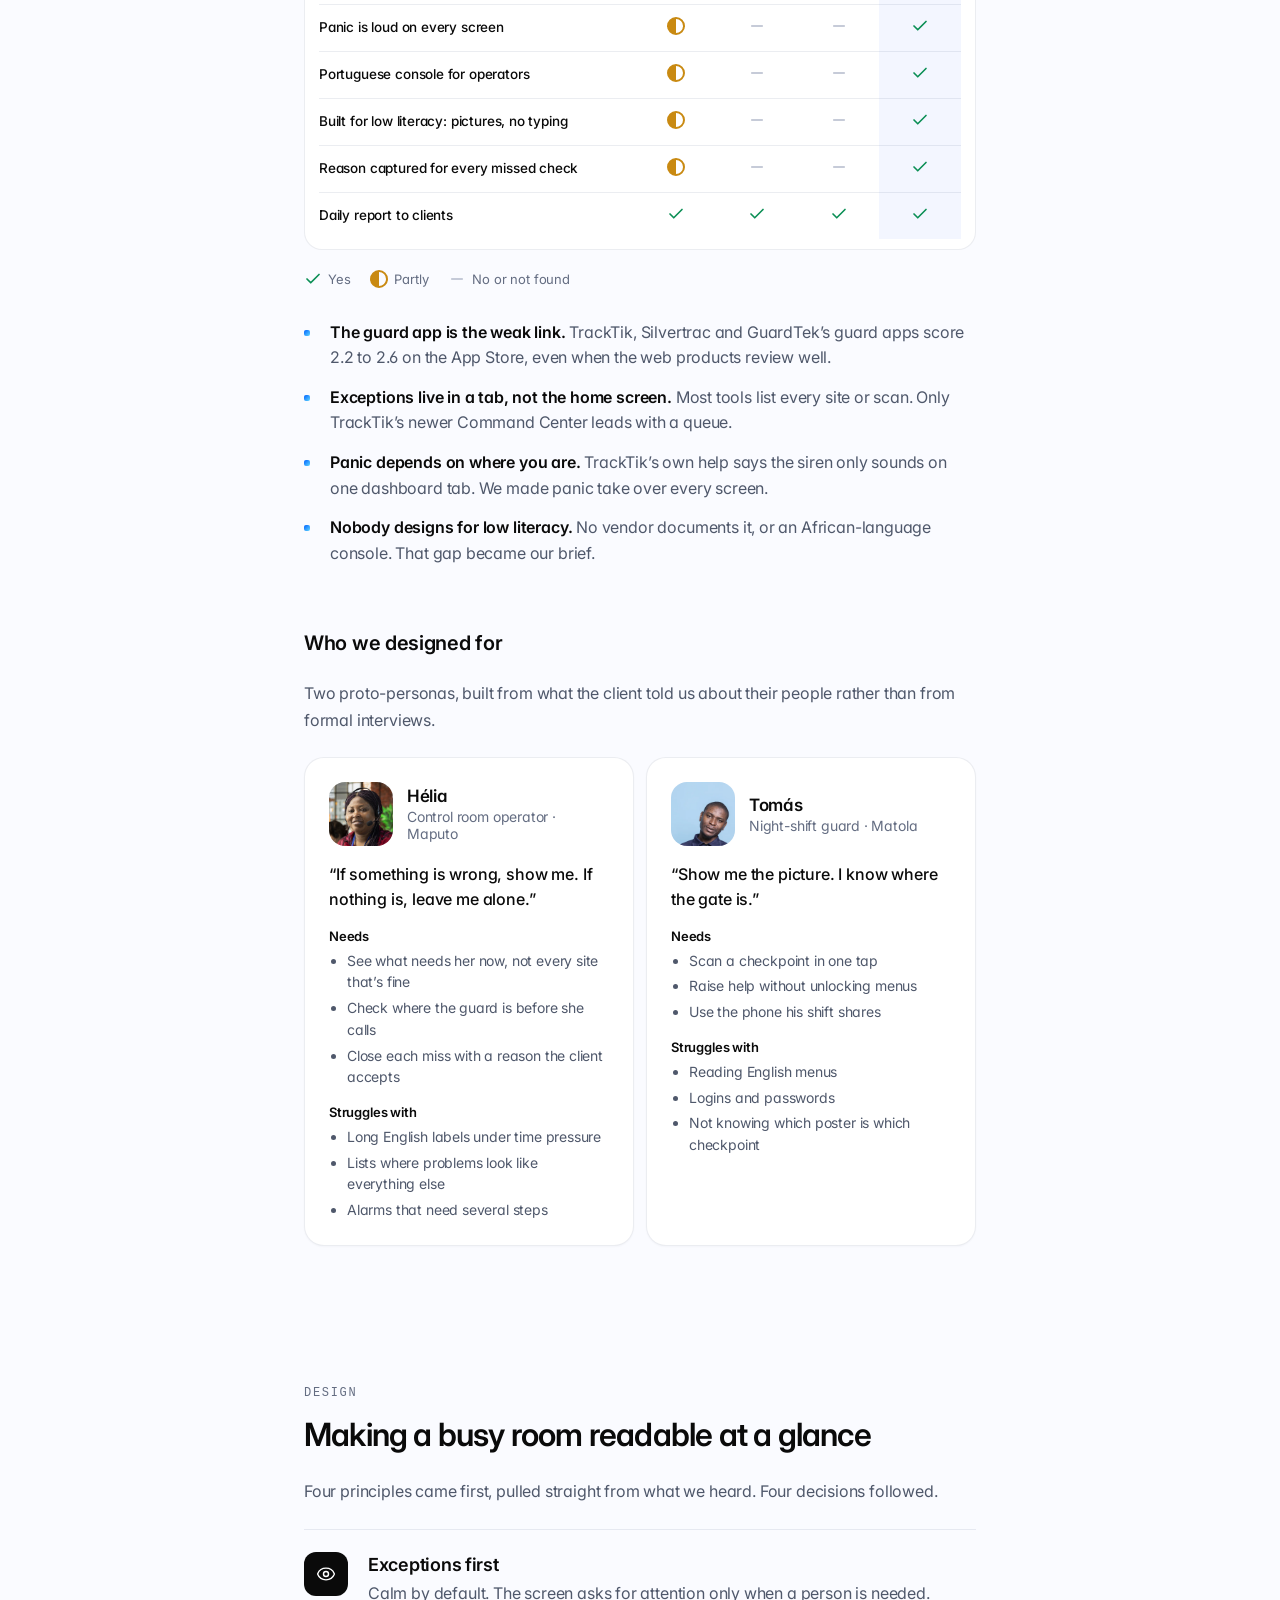
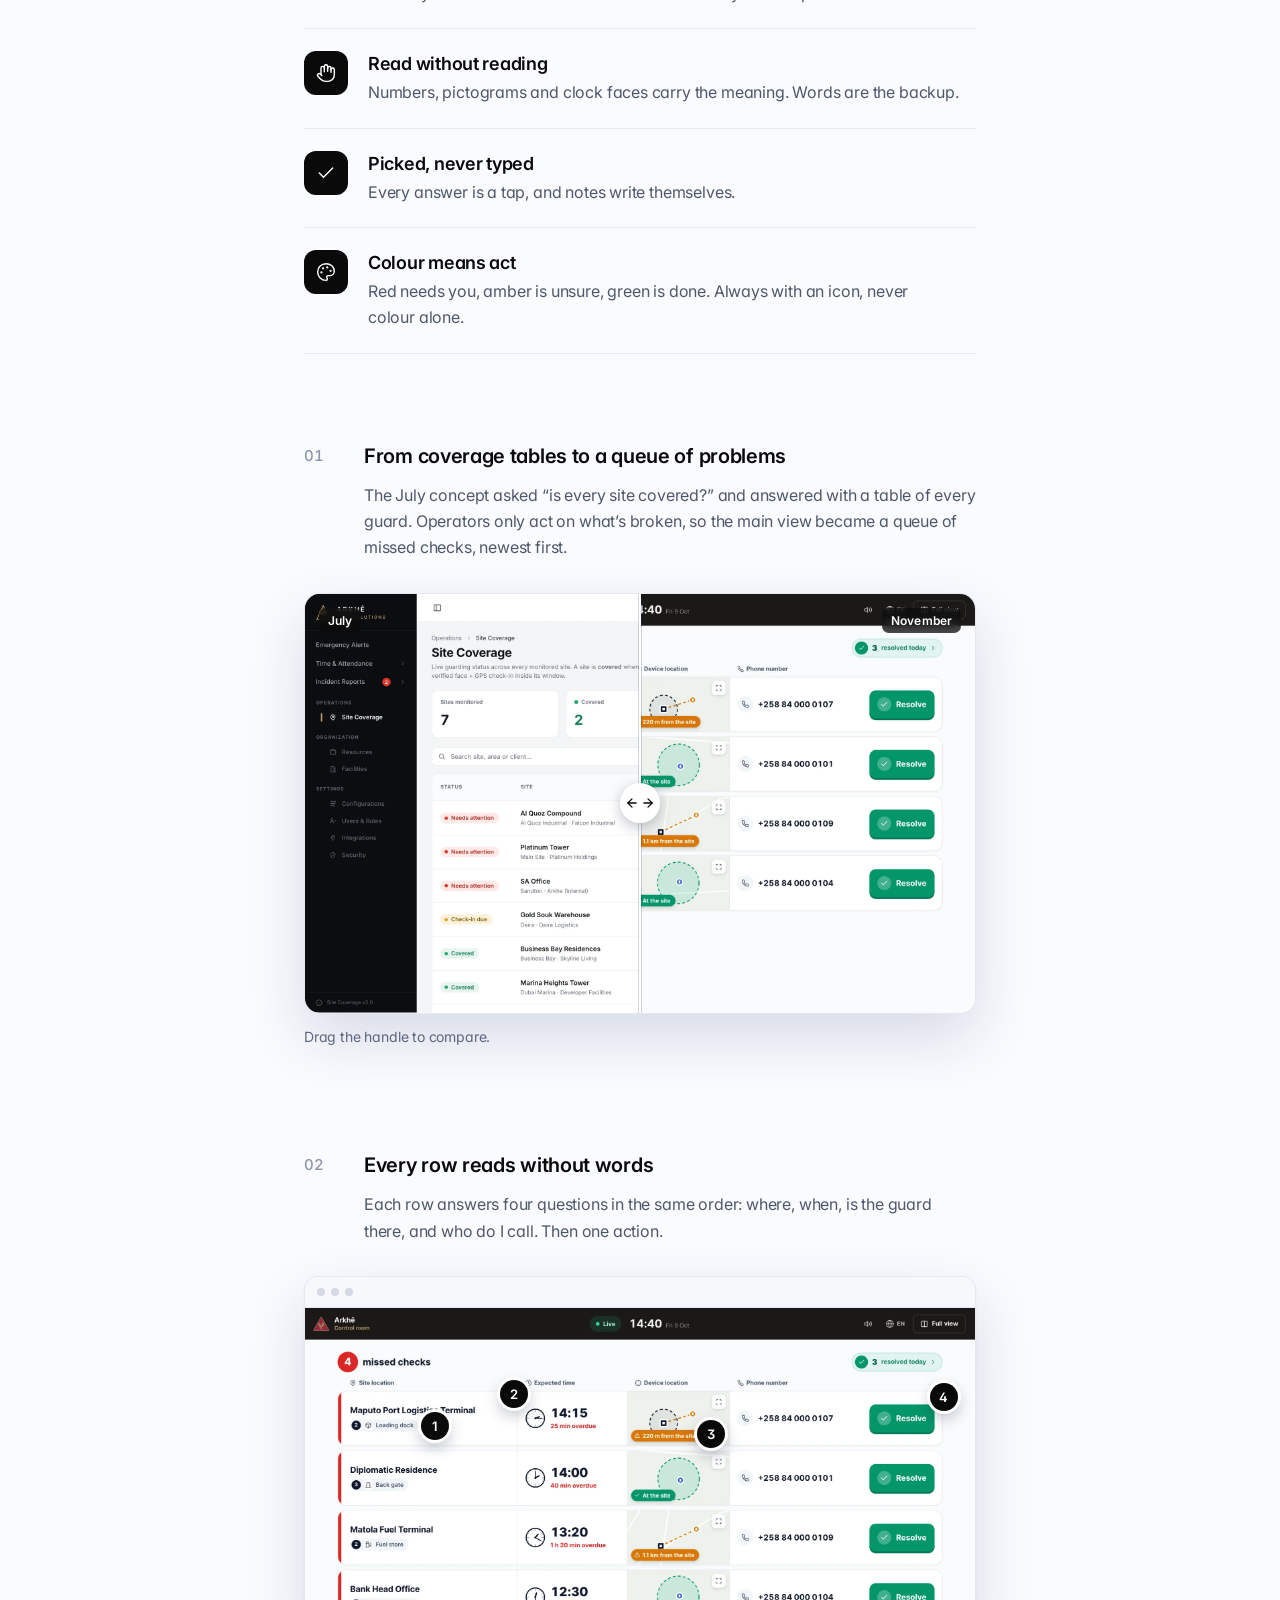
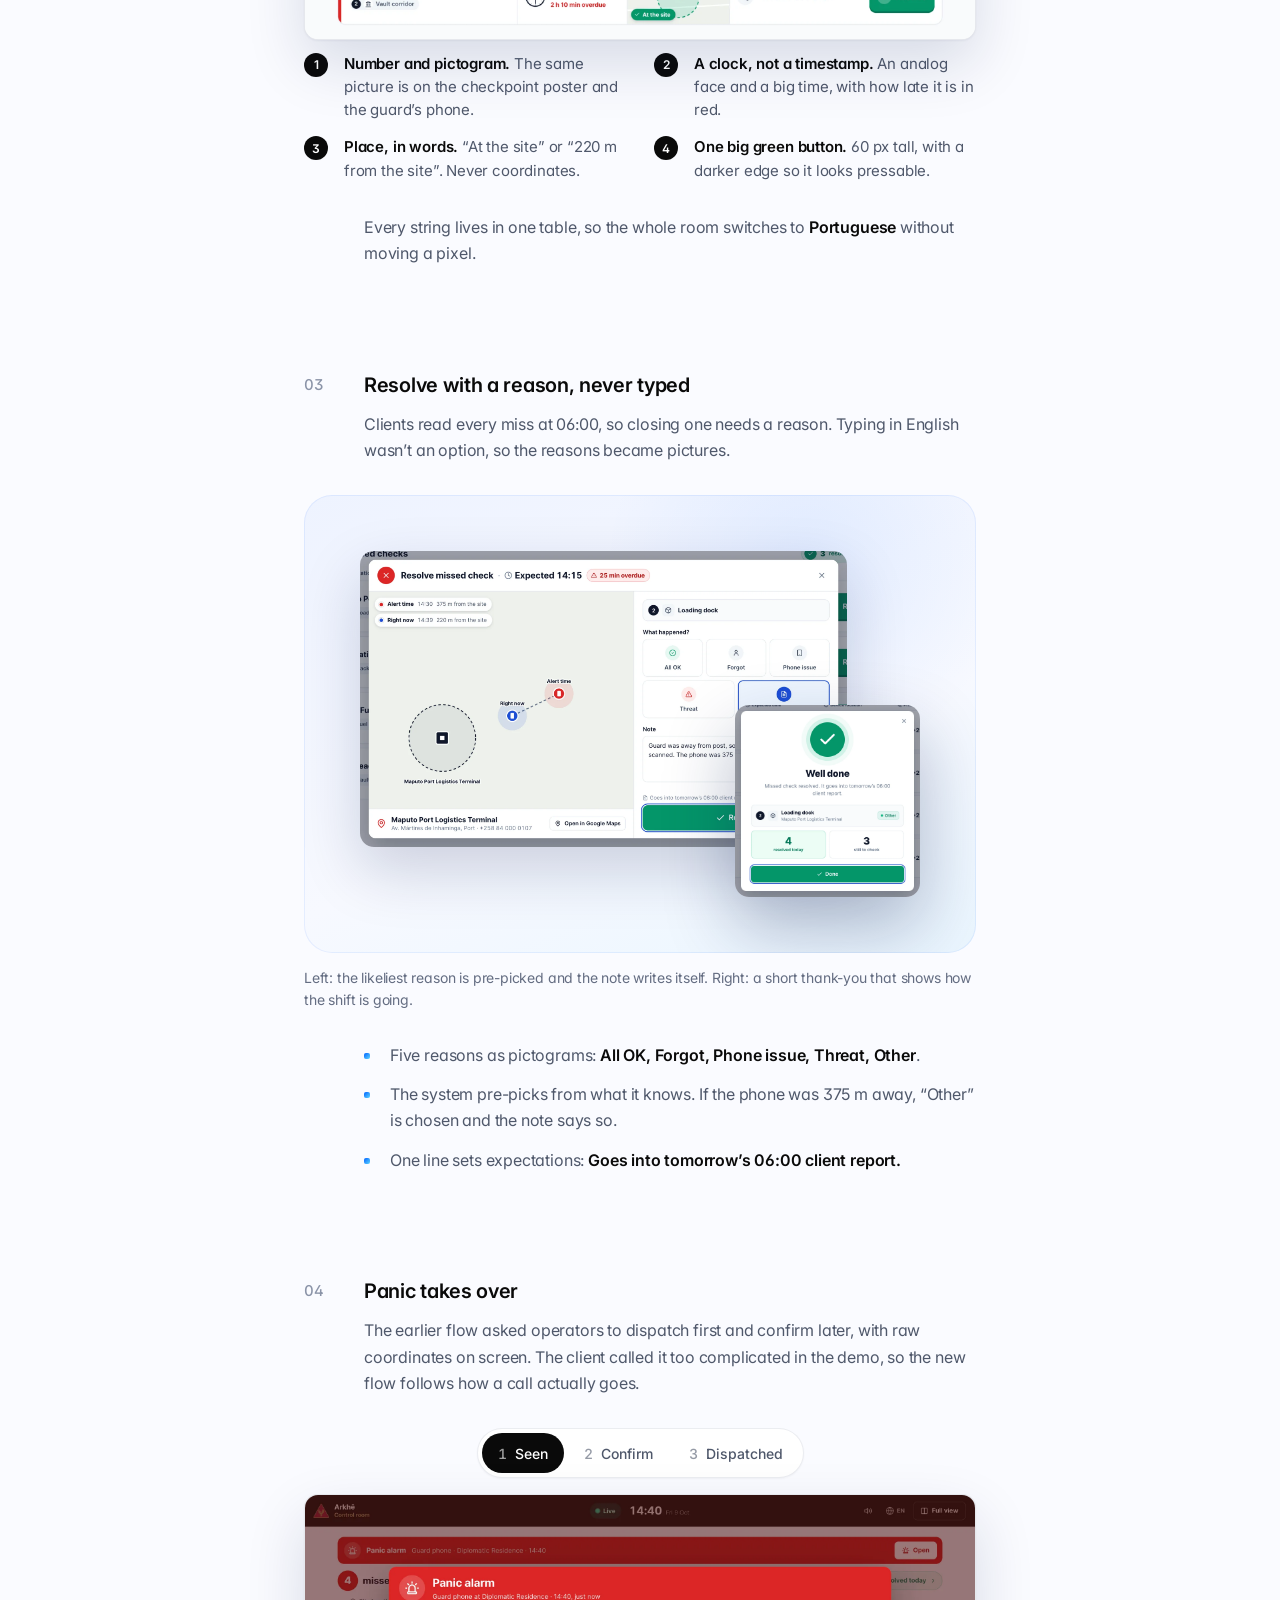
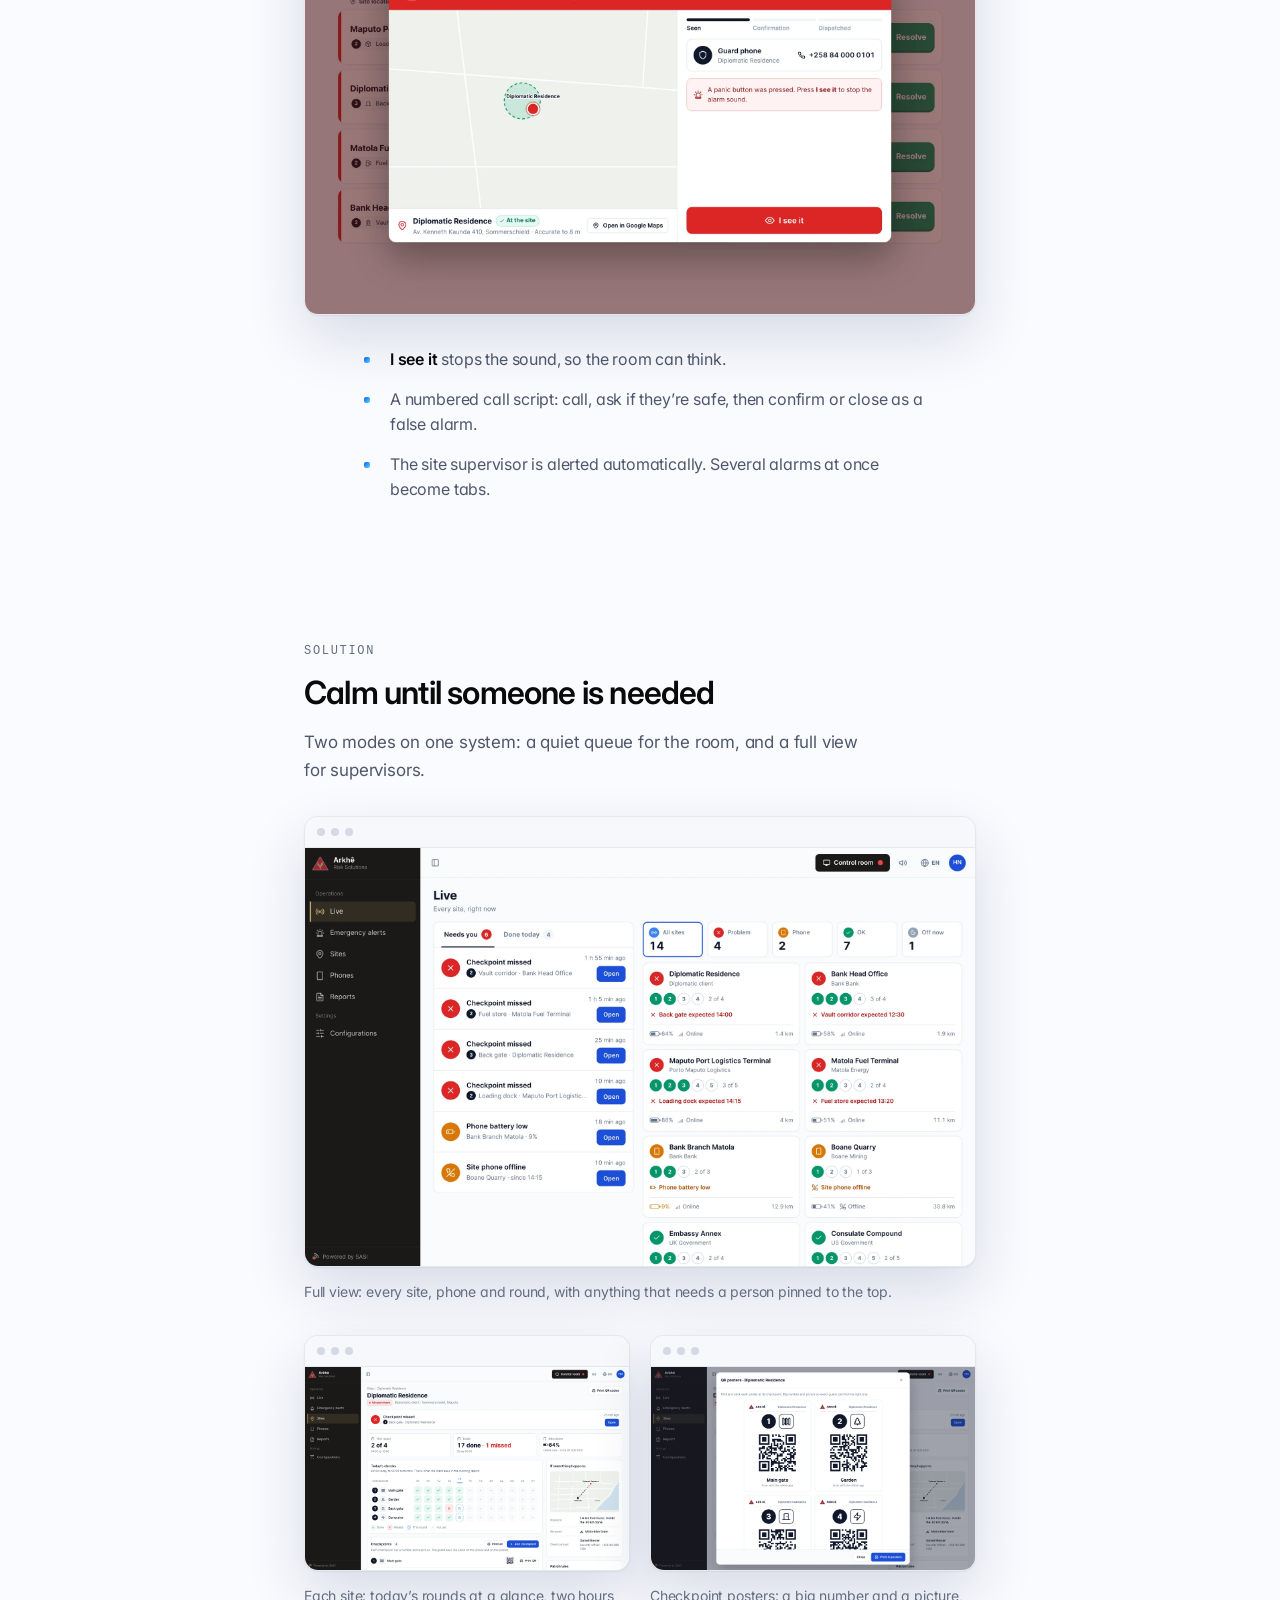
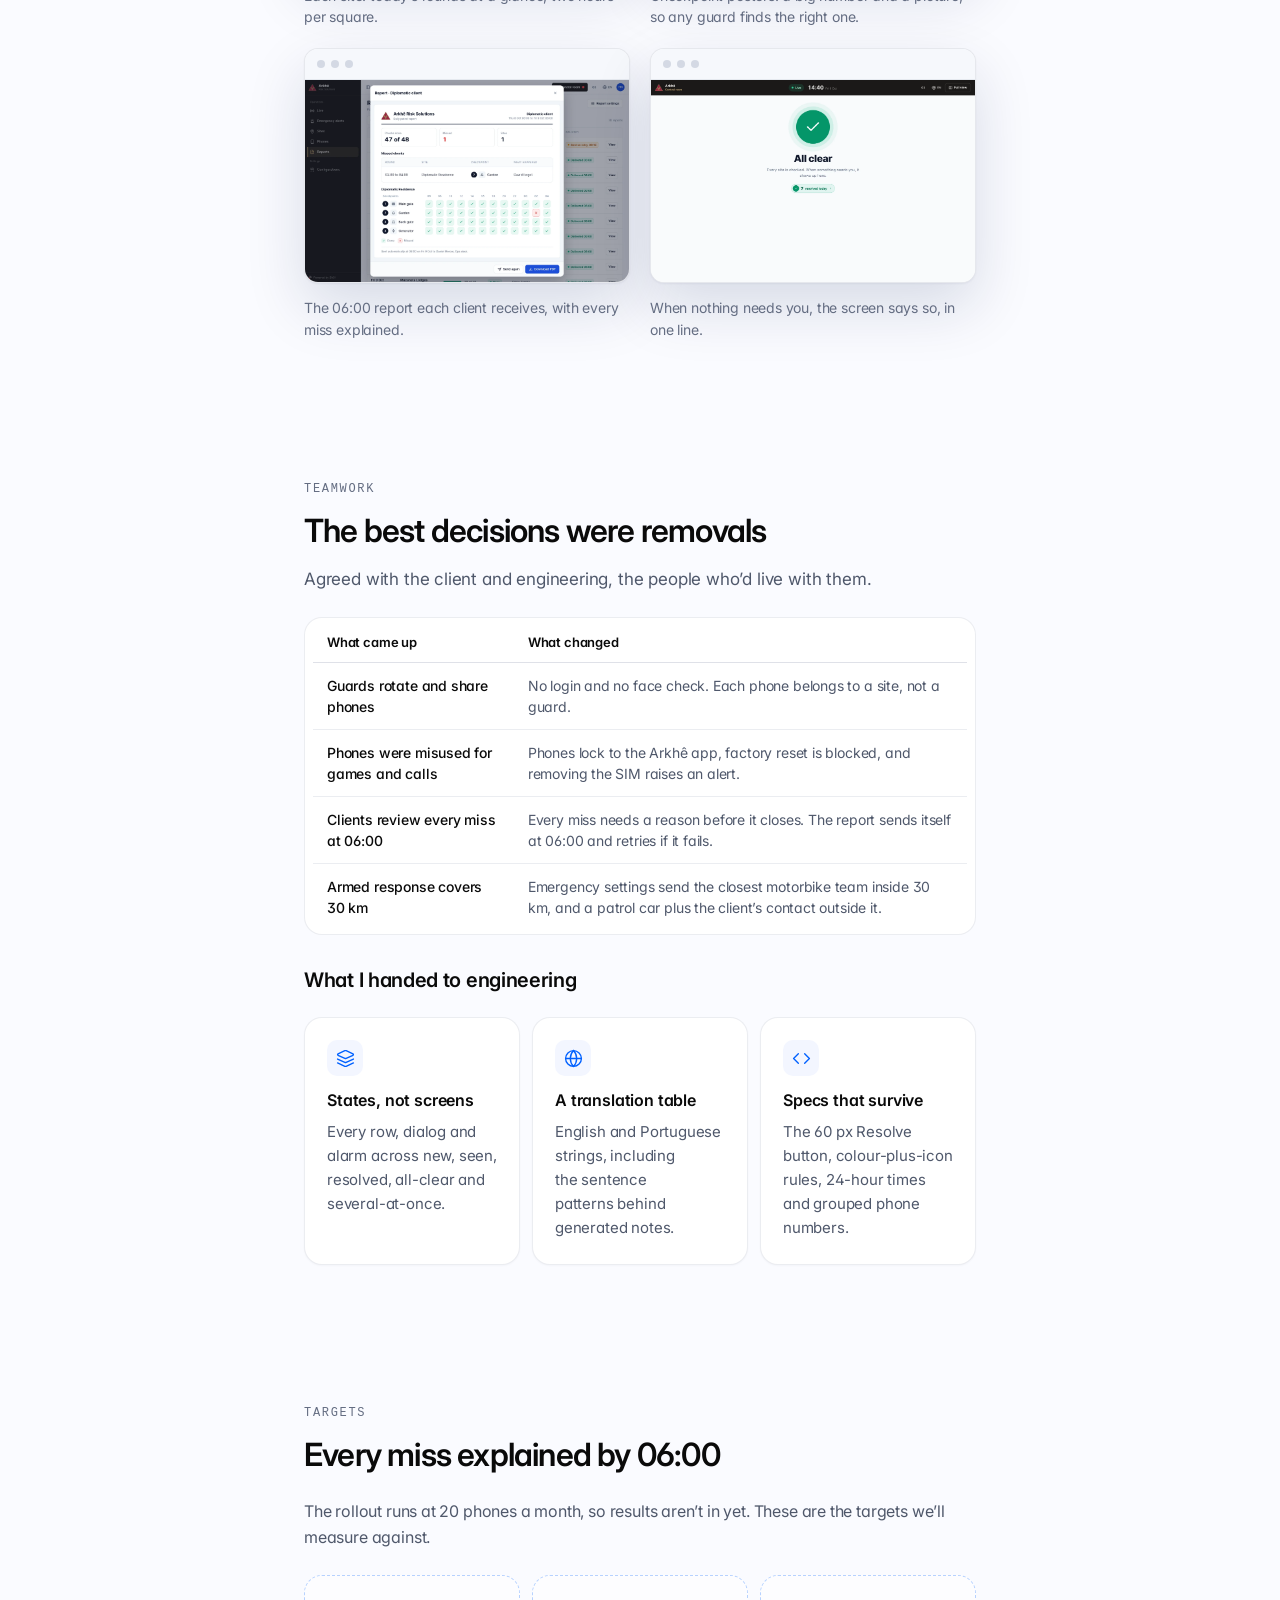
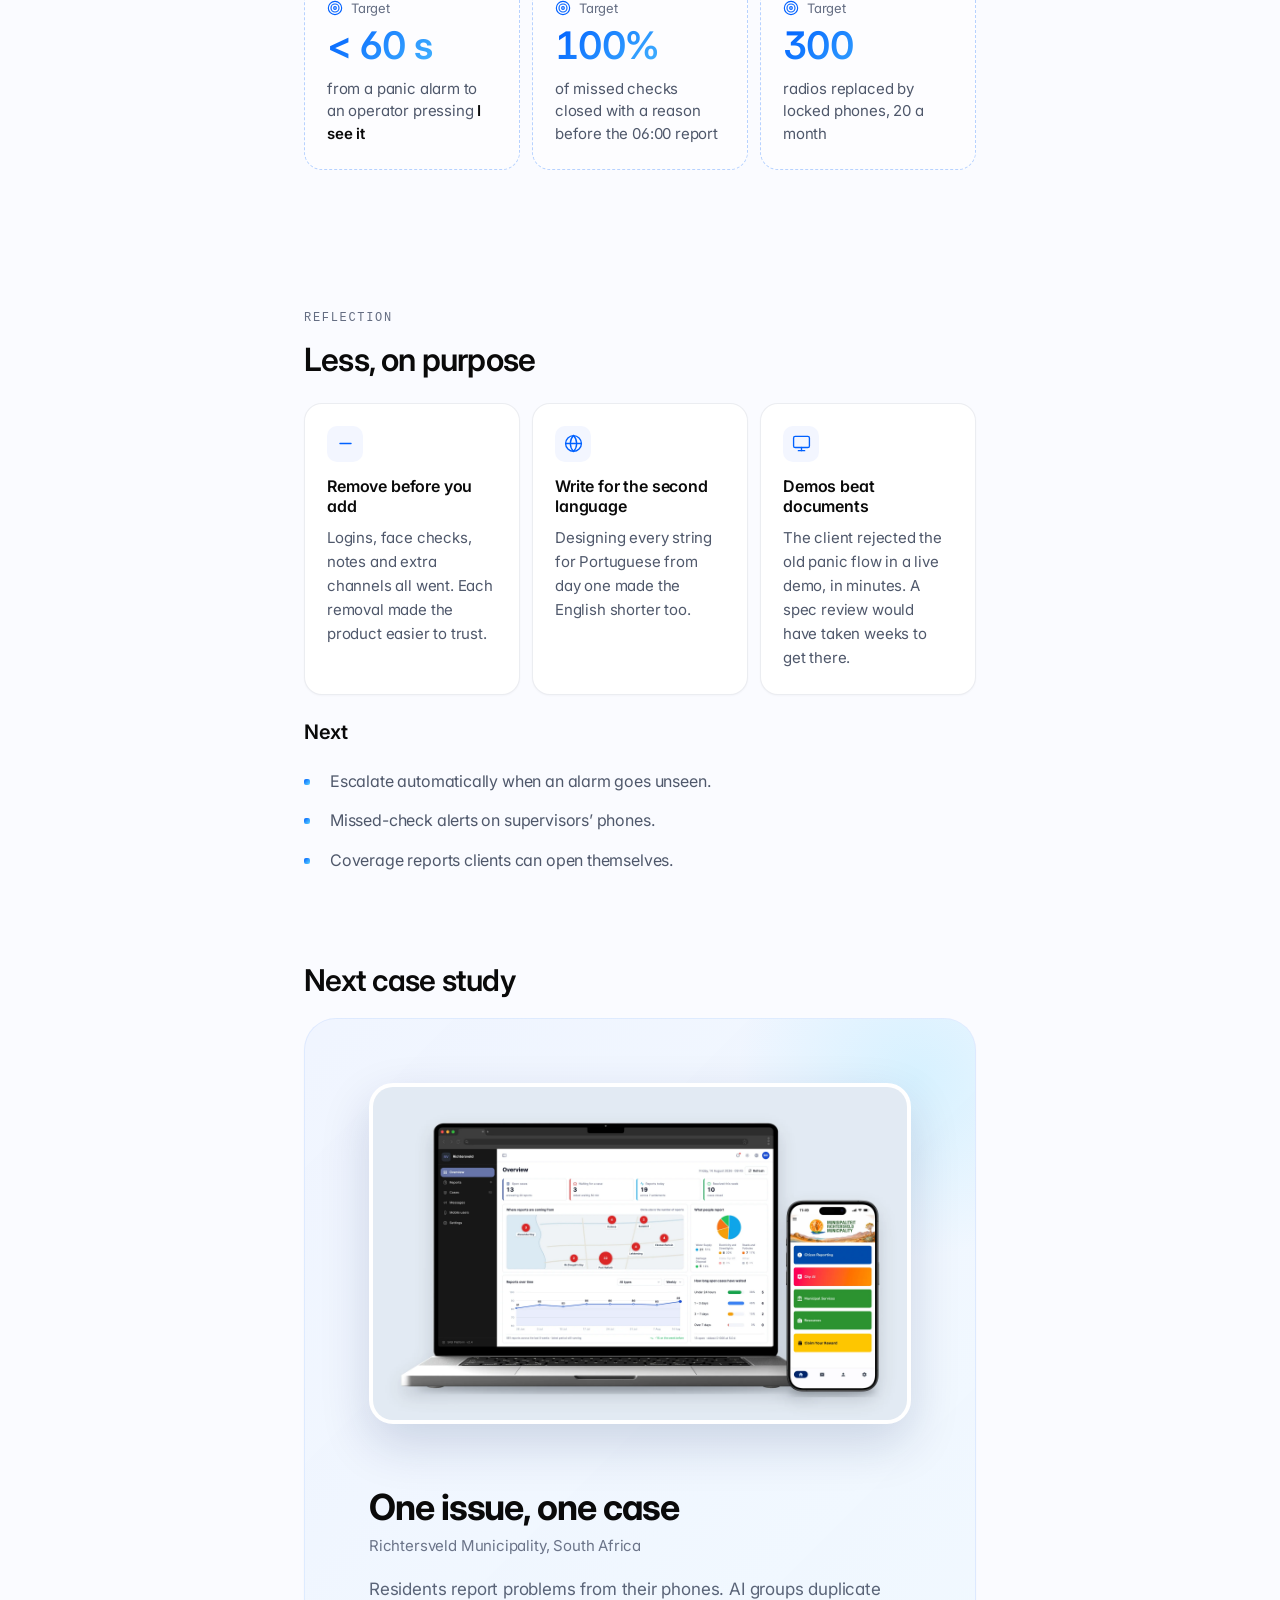
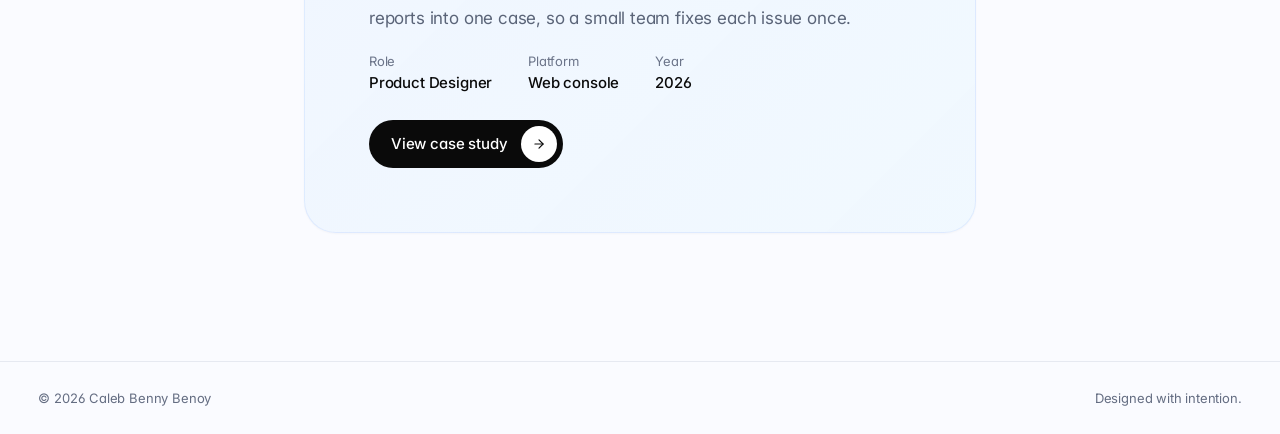
<file: arkhe.html>
<!doctype html>
<html lang="en">
<head>
<meta charset="utf-8">
<meta name="viewport" content="width=device-width, initial-scale=1">
<title>Arkhê case study, Caleb Benny Benoy</title>
<meta name="description" content="Arkhê: a control room anyone can run. Case study by Caleb Benny Benoy.">
<meta property="og:title" content="Arkhê case study, Caleb Benny Benoy">
<meta property="og:description" content="Arkhê: a control room anyone can run. Case study by Caleb Benny Benoy.">
<meta property="og:image" content="assets/banner-arkhe.webp">
<link rel="icon" href="data:image/svg+xml,%3Csvg xmlns='http://www.w3.org/2000/svg' viewBox='0 0 32 32'%3E%3Cdefs%3E%3ClinearGradient id='g' x1='0' y1='0' x2='1' y2='1'%3E%3Cstop offset='0' stop-color='%230061FF'/%3E%3Cstop offset='1' stop-color='%2360D7FF'/%3E%3C/linearGradient%3E%3C/defs%3E%3Crect width='32' height='32' rx='9' fill='url(%23g)'/%3E%3Ctext x='16' y='22' font-family='Inter,Arial' font-size='17' font-weight='700' text-anchor='middle' fill='white'%3EC%3C/text%3E%3C/svg%3E">
<link rel="preconnect" href="https://fonts.googleapis.com">
<link href="https://fonts.googleapis.com/css2?family=Inter:opsz,wght@14..32,400..700&amp;display=swap" rel="stylesheet">
<style>
body{margin:0;background:#FAFBFF}
a{color:#0061FF}a:hover{color:#0050D4}
html{scroll-behavior:smooth}
::selection{background:rgba(0,97,255,.14)}
a:focus-visible,button:focus-visible,input:focus-visible{outline:2px solid #0061FF;outline-offset:3px;border-radius:8px}
.cs-wide{width:min(672px, calc(100% - 48px));margin-left:auto;margin-right:auto}
.cs-rail{display:block}
.cs-mbar{display:none}
.navlink{transition:opacity .2s}.navlink:hover{opacity:.55}
.toc-a{transition:color .25s ease}.toc-a:hover{color:#0A0A0A!important}
.back-a{transition:color .2s,gap .25s}.back-a:hover{color:#0A0A0A!important;gap:10px!important}
.next-card{transition:transform .5s cubic-bezier(.22,1,.36,1),box-shadow .5s}
.next-card:hover{transform:translateY(-3px);box-shadow:0 30px 80px rgba(10,30,80,.22)!important}
.next-card .arr{transition:transform .3s cubic-bezier(.22,1,.36,1)}.next-card:hover .arr{transform:translateX(4px)}
.cs{transition:transform .4s cubic-bezier(.22,1,.36,1),box-shadow .4s}
.cs:hover{transform:translateY(-4px);box-shadow:0 4px 12px rgba(0,97,255,.10),0 28px 70px rgba(0,97,255,.16)!important}
.cs .csi{transition:transform .6s cubic-bezier(.22,1,.36,1)}.cs:hover .csi{transform:scale(1.025)}
.cs .lnk{transition:background .25s,box-shadow .25s}.cs:hover .lnk{background:#0061FF!important;box-shadow:0 8px 22px rgba(0,97,255,.32)}
.cs .arr{transition:color .25s,transform .3s cubic-bezier(.22,1,.36,1)}
.cs:hover .arr{color:#0061FF!important;transform:translateX(3px)}
.pin{animation:pinPulse 2.8s ease-out infinite}
@keyframes pinPulse{0%{box-shadow:0 0 0 3px #fff,0 0 0 3px rgba(10,10,10,.35)}70%{box-shadow:0 0 0 3px #fff,0 0 0 14px rgba(10,10,10,0)}100%{box-shadow:0 0 0 3px #fff,0 0 0 3px rgba(10,10,10,0)}}
@keyframes rise{from{opacity:0;transform:translateY(18px)}to{opacity:1;transform:none}}
.au-btn{transition:transform .2s cubic-bezier(.22,1,.36,1)}.au-btn:hover{transform:scale(1.06)}
.au-bar{transition:background-color .2s}
.cmp-range::-webkit-slider-thumb{width:44px;height:100%}
@media (max-width:1180px){.cs-rail{display:none!important}.cs-mbar{display:block!important}.cs-wide{width:auto;margin-left:24px;margin-right:24px}}
@media (max-width:560px){.au-label{display:none!important}}
@media (prefers-reduced-motion: reduce){html{scroll-behavior:auto}.pin{animation:none}[data-anim]{animation:none!important;opacity:1!important;transform:none!important}}
.dnav{display:flex}.mnav{display:none}.mnav>summary{list-style:none;cursor:pointer}.mnav>summary::-webkit-details-marker{display:none}.mnav[open] .mi-open{display:none}.mnav:not([open]) .mi-close{display:none}.mnav-a{transition:background .2s}.mnav-a:hover{background:rgba(10,30,80,.04)}@media (max-width:640px){.dnav{display:none!important}.mnav{display:block}}</style>
<style>x-if{display:contents}x-if[hidden]{display:none}</style>
</head>
<body>
<div id="top" style="position: relative; font-family: 'Inter', -apple-system, BlinkMacSystemFont, 'Segoe UI', sans-serif; color: #0A0A0A; background: #FAFBFF; -webkit-font-smoothing: antialiased; font-feature-settings: 'cv11', 'ss01'; letter-spacing: -0.011em; overflow-x: clip">
<div aria-hidden="true" style="position: absolute; top: -420px; left: -360px; width: 1000px; height: 1000px; border-radius: 50%; background: radial-gradient(circle, rgba(0,97,255,0.07), rgba(0,97,255,0) 62%); pointer-events: none"></div>
<header style="position: sticky; top: 0; z-index: 30; background: rgba(250,251,255,0.78); backdrop-filter: saturate(180%) blur(20px); -webkit-backdrop-filter: saturate(180%) blur(20px); border-bottom: 1px solid rgba(10,30,80,0.08)"><div style="max-width: 1360px; margin: 0 auto; padding: 10px clamp(20px, 3vw, 40px); box-sizing: border-box; display: flex; flex-wrap: wrap; align-items: center; justify-content: space-between; gap: 4px 24px"><a href="index.html" aria-label="Caleb’s Portfolio, home" style="display: flex; gap: 6px; align-items: center; min-height: 44px; font-size: 17px; letter-spacing: -0.02em; text-decoration: none; color: #0A0A0A"><span style="font-weight: 700; background: linear-gradient(135deg, #0061FF 0%, #60D7FF 100%); -webkit-background-clip: text; background-clip: text; color: transparent; -webkit-text-fill-color: transparent">Caleb’s</span><span style="font-weight: 400">Portfolio</span></a><nav aria-label="Main" class="dnav" style="align-items: center; gap: clamp(16px, 3vw, 32px)"><a href="index.html#work" class="navlink" style="display: inline-flex; align-items: center; min-height: 44px; font-size: 14px; font-weight: 500; color: #0A0A0A; text-decoration: none">Work</a><a href="index.html#about" class="navlink" style="display: inline-flex; align-items: center; min-height: 44px; font-size: 14px; font-weight: 500; color: #0A0A0A; text-decoration: none">About</a><a href="index.html#contact" class="navlink" style="display: inline-flex; align-items: center; min-height: 44px; font-size: 14px; font-weight: 500; color: #0A0A0A; text-decoration: none">Contact</a></nav><details class="mnav"><summary aria-label="Menu" style="display: flex; align-items: center; justify-content: center; width: 44px; height: 44px; margin-right: -10px; border-radius: 12px; color: #0A0A0A"><svg class="mi-open" aria-hidden="true" width="22" height="22" viewBox="0 0 24 24" fill="none" stroke="currentColor" stroke-width="2" stroke-linecap="round"><path d="M4 7h16M4 12h16M4 17h16"></path></svg><svg class="mi-close" aria-hidden="true" width="22" height="22" viewBox="0 0 24 24" fill="none" stroke="currentColor" stroke-width="2" stroke-linecap="round"><path d="M6 6l12 12M18 6 6 18"></path></svg></summary><nav aria-label="Main" style="position: absolute; left: 0; right: 0; top: 100%; background: #FAFBFF; backdrop-filter: saturate(180%) blur(20px); -webkit-backdrop-filter: saturate(180%) blur(20px); border-bottom: 1px solid rgba(10,30,80,0.08); box-shadow: 0 18px 40px rgba(10,30,80,0.10); padding-bottom: 8px"><a href="index.html#work" class="mnav-a" style="display: flex; align-items: center; min-height: 52px; padding: 0 clamp(20px, 3vw, 40px); font-size: 17px; font-weight: 500; color: #0A0A0A; text-decoration: none; border-top: 1px solid rgba(10,30,80,0.08)">Work</a><a href="index.html#about" class="mnav-a" style="display: flex; align-items: center; min-height: 52px; padding: 0 clamp(20px, 3vw, 40px); font-size: 17px; font-weight: 500; color: #0A0A0A; text-decoration: none; border-top: 1px solid rgba(10,30,80,0.08)">About</a><a href="index.html#contact" class="mnav-a" style="display: flex; align-items: center; min-height: 52px; padding: 0 clamp(20px, 3vw, 40px); font-size: 17px; font-weight: 500; color: #0A0A0A; text-decoration: none; border-top: 1px solid rgba(10,30,80,0.08)">Contact</a></nav></details></div><div class="cs-mbar" aria-hidden="true" style="height: 2px; background: rgba(10,30,80,0.05)"><div data-progress style="height: 2px; width: 0%; background: linear-gradient(135deg, #0061FF 0%, #60D7FF 100%)"></div></div></header>
<div style="position: relative">
<aside class="cs-rail" aria-label="Case study sections" style="position: absolute; top: 0; bottom: 0; left: max(28px, calc(50% - 690px)); width: 170px; z-index: 5"><div style="position: sticky; top: 104px; display: flex; flex-direction: column; gap: 26px; padding-top: 48px"><a href="index.html" class="back-a" style="display: inline-flex; align-items: center; gap: 6px; font-size: 13px; font-weight: 500; color: #646D82; text-decoration: none; min-height: 32px"><svg aria-hidden="true" width="15" height="15" viewBox="0 0 24 24" fill="none" stroke="currentColor" stroke-width="2" stroke-linecap="round" stroke-linejoin="round" style="flex: none; "><path d="m12 19-7-7 7-7"></path><path d="M19 12H5"></path></svg>All work</a><nav aria-label="On this page" style="position: relative"><div aria-hidden="true" style="position: absolute; left: 0; top: 6px; bottom: 6px; width: 2px; border-radius: 2px; background: rgba(10,30,80,0.08)"></div><div data-track aria-hidden="true" style="position: absolute; left: 0; top: 6px; width: 2px; border-radius: 2px; height: 0%; background: linear-gradient(135deg, #0061FF 0%, #60D7FF 100%); transition: height .25s ease"></div><ol style="list-style: none; margin: 0; padding: 0; display: flex; flex-direction: column; gap: 2px"><li><a href="#overview" data-toc="0" class="toc-a" style="display: block; padding: 5px 0 5px 16px; font-size: 13px; line-height: 1.35; text-decoration: none; color: #0A0A0A; font-weight: 600">Overview</a></li><li><a href="#context" data-toc="1" class="toc-a" style="display: block; padding: 5px 0 5px 16px; font-size: 13px; line-height: 1.35; text-decoration: none; color: #646D82; font-weight: 400">Context</a></li><li><a href="#problem" data-toc="2" class="toc-a" style="display: block; padding: 5px 0 5px 16px; font-size: 13px; line-height: 1.35; text-decoration: none; color: #646D82; font-weight: 400">Problem</a></li><li><a href="#research" data-toc="3" class="toc-a" style="display: block; padding: 5px 0 5px 16px; font-size: 13px; line-height: 1.35; text-decoration: none; color: #646D82; font-weight: 400">Research</a></li><li><a href="#design" data-toc="4" class="toc-a" style="display: block; padding: 5px 0 5px 16px; font-size: 13px; line-height: 1.35; text-decoration: none; color: #646D82; font-weight: 400">Design</a></li><li><a href="#solution" data-toc="5" class="toc-a" style="display: block; padding: 5px 0 5px 16px; font-size: 13px; line-height: 1.35; text-decoration: none; color: #646D82; font-weight: 400">Solution</a></li><li><a href="#teamwork" data-toc="6" class="toc-a" style="display: block; padding: 5px 0 5px 16px; font-size: 13px; line-height: 1.35; text-decoration: none; color: #646D82; font-weight: 400">Teamwork</a></li><li><a href="#targets" data-toc="7" class="toc-a" style="display: block; padding: 5px 0 5px 16px; font-size: 13px; line-height: 1.35; text-decoration: none; color: #646D82; font-weight: 400">Targets</a></li><li><a href="#reflection" data-toc="8" class="toc-a" style="display: block; padding: 5px 0 5px 16px; font-size: 13px; line-height: 1.35; text-decoration: none; color: #646D82; font-weight: 400">Reflection</a></li></ol></nav></div></aside>
<main style="position: relative; padding-bottom: 40px">
<section id="overview" data-sec="1" style="scroll-margin-top: 80px; padding-top: clamp(40px, 6vw, 72px); display: flex; flex-direction: column; gap: 32px"><div style="width: 100%; max-width: 720px; margin: 0 auto; padding: 0 24px; box-sizing: border-box; display: flex; flex-direction: column; gap: 22px; padding-top: clamp(24px, 4vw, 48px)"><h1 style="margin: 0; font-size: clamp(40px, 5vw, 60px); line-height: 1.04; font-weight: 650; letter-spacing: -0.042em; color: #0A0A0A; text-wrap: balance" data-anim="1">A control room anyone can run</h1><p style="margin: 0; font-size: clamp(18px, 1.5vw, 20px); line-height: 1.6; color: #4F586B; letter-spacing: -0.012em; text-wrap: pretty">Arkhê Risk Solutions is swapping its radios for smartphones across Mozambique. I designed the control room that watches every patrol and panic button, for operators who may not read English and can’t afford to miss an alarm.</p></div><div class="cs-wide" style="display: flex; flex-direction: column; gap: 20px; "><figure style="margin: 0; display: flex; flex-direction: column; gap: 14px"><img src="assets/banner-arkhe.webp" alt="Laptop and phone showing the product" style="display: block; width: 100%; height: auto; border-radius: 24px; border: 4px solid #FFFFFF; box-shadow: 0 20px 50px rgba(0,30,90,0.16)"></figure></div><div style="width: 100%; max-width: 720px; margin: 0 auto; padding: 0 24px; box-sizing: border-box; display: flex; flex-direction: column; gap: 56px; "><dl style="margin: 0; padding-top: 28px; border-top: 1px solid rgba(10,30,80,0.08); display: grid; grid-template-columns: repeat(auto-fit, minmax(min(180px, 100%), 1fr)); gap: 32px 40px"><div style="display: flex; flex-direction: column; gap: 8px; min-width: 0"><dt style="font-size: 13px; color: #646D82">Client</dt><dd style="margin: 0; font-size: 16px; line-height: 1.45; font-weight: 500; color: #0A0A0A">Arkhê Risk Solutions</dd></div><div style="display: flex; flex-direction: column; gap: 8px; min-width: 0"><dt style="font-size: 13px; color: #646D82">Location</dt><dd style="margin: 0; font-size: 16px; line-height: 1.45; font-weight: 500; color: #0A0A0A">Maputo, Mozambique</dd></div><div style="display: flex; flex-direction: column; gap: 8px; min-width: 0"><dt style="font-size: 13px; color: #646D82">My role</dt><dd style="margin: 0; font-size: 16px; line-height: 1.45; font-weight: 500; color: #0A0A0A">Product designer</dd></div><div style="display: flex; flex-direction: column; gap: 8px; min-width: 0"><dt style="font-size: 13px; color: #646D82">Timeline</dt><dd style="margin: 0; font-size: 16px; line-height: 1.45; font-weight: 500; color: #0A0A0A">Jul – Nov 2026</dd></div><div style="display: flex; flex-direction: column; gap: 8px; min-width: 0"><dt style="font-size: 13px; color: #646D82">Platform</dt><dd style="margin: 0; font-size: 16px; line-height: 1.45; font-weight: 500; color: #0A0A0A">Web control room, SASI guard app</dd></div><div style="display: flex; flex-direction: column; gap: 8px; min-width: 0"><dt style="font-size: 13px; color: #646D82">Tools</dt><dd style="margin: 0; font-size: 16px; line-height: 1.45; font-weight: 500; color: #0A0A0A">Claude, Claude Code</dd></div></dl><div style="display: flex; flex-direction: column; border-bottom: 1px solid rgba(10,30,80,0.08)"><div style="display: grid; grid-template-columns: repeat(auto-fit, minmax(min(150px, 100%), 1fr)); gap: 6px 24px; padding: 18px 0; border-top: 1px solid rgba(10,30,80,0.08)"><div style="font-size: 15px; font-weight: 600; color: #0A0A0A">Challenge</div><div style="grid-column: span 3; min-width: min(100%, 300px); font-size: 16px; line-height: 1.6; color: #4F586B; text-wrap: pretty">Missed patrols and panic alarms got lost among dozens of healthy sites, and many operators and guards don’t read English.</div></div><div style="display: grid; grid-template-columns: repeat(auto-fit, minmax(min(150px, 100%), 1fr)); gap: 6px 24px; padding: 18px 0; border-top: 1px solid rgba(10,30,80,0.08)"><div style="font-size: 15px; font-weight: 600; color: #0A0A0A">What I did</div><div style="grid-column: span 3; min-width: min(100%, 300px); font-size: 16px; line-height: 1.6; color: #4F586B; text-wrap: pretty">Designed the monitoring platform only: the control room’s live view, rebuilt around exceptions, with pictograms and clock faces instead of sentences and one big button to act, in English and Portuguese. The guards’ app was built on the SASI Admin platform and simply feeds it data.</div></div><div style="display: grid; grid-template-columns: repeat(auto-fit, minmax(min(150px, 100%), 1fr)); gap: 6px 24px; padding: 18px 0; border-top: 1px solid rgba(10,30,80,0.08)"><div style="font-size: 15px; font-weight: 600; color: #0A0A0A">Target</div><div style="grid-column: span 3; min-width: min(100%, 300px); font-size: 16px; line-height: 1.6; color: #4F586B; text-wrap: pretty">Every panic alarm seen in under a minute, and every missed patrol explained before the 06:00 client report.</div></div></div></div></section><section id="context" data-sec="1" style="scroll-margin-top: 80px; padding-top: clamp(104px, 11vw, 152px); display: flex; flex-direction: column; gap: 32px"><div style="width: 100%; max-width: 720px; margin: 0 auto; padding: 0 24px; box-sizing: border-box; display: flex; flex-direction: column; gap: 24px; margin-bottom: -16px"><div style="font-family: ui-monospace, 'SF Mono', Menlo, monospace; font-size: 12px; font-weight: 500; letter-spacing: 0.14em; text-transform: uppercase; color: #646D82">Context</div></div><div style="width: 100%; max-width: 720px; margin: 0 auto; padding: 0 24px; box-sizing: border-box; display: flex; flex-direction: column; gap: 24px; "><h2 style="margin: 0; font-size: clamp(26px, 2.6vw, 32px); line-height: 1.18; font-weight: 600; letter-spacing: -0.025em; color: #0A0A0A; text-wrap: balance">Radios out, smartphones in</h2><p style="margin: 0; font-size: 16px; line-height: 1.65; color: #4F586B; text-wrap: pretty; ">Arkhê guards banks, embassies and businesses across Mozambique. It’s replacing hundreds of radios with phones running a patrol and panic app, and it needed a control room to watch them.</p><div style="display: grid; grid-template-columns: repeat(auto-fit, minmax(min(150px, 100%), 1fr)); gap: 12px"><div style="display: flex; flex-direction: column; gap: 6px; padding: 20px 22px; border-radius: 18px; background: #FFFFFF; border: 1px solid rgba(10,30,80,0.08)"><div style="font-size: 34px; line-height: 1; font-weight: 600; letter-spacing: -0.035em; color: #0A0A0A; font-variant-numeric: tabular-nums">4,700</div><div style="font-size: 14px; line-height: 1.45; color: #646D82">guards on Arkhê’s payroll</div></div><div style="display: flex; flex-direction: column; gap: 6px; padding: 20px 22px; border-radius: 18px; background: #FFFFFF; border: 1px solid rgba(10,30,80,0.08)"><div style="font-size: 34px; line-height: 1; font-weight: 600; letter-spacing: -0.035em; color: #0A0A0A; font-variant-numeric: tabular-nums">200+</div><div style="font-size: 14px; line-height: 1.45; color: #646D82">radios being swapped for phones</div></div><div style="display: flex; flex-direction: column; gap: 6px; padding: 20px 22px; border-radius: 18px; background: #FFFFFF; border: 1px solid rgba(10,30,80,0.08)"><div style="font-size: 34px; line-height: 1; font-weight: 600; letter-spacing: -0.035em; color: #0A0A0A; font-variant-numeric: tabular-nums">20</div><div style="font-size: 14px; line-height: 1.45; color: #646D82">phones rolled out each month</div></div><div style="display: flex; flex-direction: column; gap: 6px; padding: 20px 22px; border-radius: 18px; background: #FFFFFF; border: 1px solid rgba(10,30,80,0.08)"><div style="font-size: 34px; line-height: 1; font-weight: 600; letter-spacing: -0.035em; color: #0A0A0A; font-variant-numeric: tabular-nums">06:00</div><div style="font-size: 14px; line-height: 1.45; color: #646D82">daily patrol report to every client</div></div></div><div aria-hidden="true" style="height: 4px"></div><h3 style="margin: 0; font-size: 20px; line-height: 1.3; font-weight: 600; letter-spacing: -0.015em; color: #0A0A0A; ">Three people, one system</h3><div style="display: grid; grid-template-columns: repeat(auto-fit, minmax(min(190px, 100%), 1fr)); gap: 12px"><div style="display: flex; flex-direction: column; gap: 10px; padding: 22px 22px 24px; border-radius: 18px; background: #FFFFFF; border: 1px solid rgba(10,30,80,0.08); box-shadow: 0 1px 2px rgba(10,20,50,0.03)"><div style="width: 36px; height: 36px; border-radius: 10px; background: #F3F6FF; display: flex; align-items: center; justify-content: center; color: #0061FF"><svg aria-hidden="true" width="19" height="19" viewBox="0 0 24 24" fill="none" stroke="currentColor" stroke-width="1.7" stroke-linecap="round" stroke-linejoin="round" style="flex: none; "><rect width="20" height="14" x="2" y="3" rx="2"></rect><path d="M8 21h8"></path><path d="M12 17v4"></path></svg></div><div style="font-size: 16px; font-weight: 600; letter-spacing: -0.01em; color: #0A0A0A; margin-top: 4px">Control room operator</div><div style="font-size: 15px; line-height: 1.6; color: #4F586B; text-wrap: pretty">Watches every site through the shift. Acts on missed patrols and panic alarms.</div></div><div style="display: flex; flex-direction: column; gap: 10px; padding: 22px 22px 24px; border-radius: 18px; background: #FFFFFF; border: 1px solid rgba(10,30,80,0.08); box-shadow: 0 1px 2px rgba(10,20,50,0.03)"><div style="width: 36px; height: 36px; border-radius: 10px; background: #F3F6FF; display: flex; align-items: center; justify-content: center; color: #0061FF"><svg aria-hidden="true" width="19" height="19" viewBox="0 0 24 24" fill="none" stroke="currentColor" stroke-width="1.7" stroke-linecap="round" stroke-linejoin="round" style="flex: none; "><path d="M20 13c0 5-3.5 7.5-7.66 8.95a1 1 0 0 1-.67-.01C7.5 20.5 4 18 4 13V6a1 1 0 0 1 1-1c2 0 4.5-1.2 6.24-2.72a1.17 1.17 0 0 1 1.52 0C14.51 3.81 17 5 19 5a1 1 0 0 1 1 1z"></path></svg></div><div style="font-size: 16px; font-weight: 600; letter-spacing: -0.01em; color: #0A0A0A; margin-top: 4px">Guard on site</div><div style="font-size: 15px; line-height: 1.6; color: #4F586B; text-wrap: pretty">Scans a QR checkpoint on every round. Presses panic when something goes wrong.</div></div><div style="display: flex; flex-direction: column; gap: 10px; padding: 22px 22px 24px; border-radius: 18px; background: #FFFFFF; border: 1px solid rgba(10,30,80,0.08); box-shadow: 0 1px 2px rgba(10,20,50,0.03)"><div style="width: 36px; height: 36px; border-radius: 10px; background: #F3F6FF; display: flex; align-items: center; justify-content: center; color: #0061FF"><svg aria-hidden="true" width="19" height="19" viewBox="0 0 24 24" fill="none" stroke="currentColor" stroke-width="1.7" stroke-linecap="round" stroke-linejoin="round" style="flex: none; "><rect width="16" height="20" x="4" y="2" rx="2" ry="2"></rect><path d="M9 22v-4h6v4"></path><path d="M8 6h.01"></path><path d="M16 6h.01"></path><path d="M12 6h.01"></path><path d="M12 10h.01"></path><path d="M12 14h.01"></path><path d="M16 10h.01"></path><path d="M16 14h.01"></path><path d="M8 10h.01"></path><path d="M8 14h.01"></path></svg></div><div style="font-size: 16px; font-weight: 600; letter-spacing: -0.01em; color: #0A0A0A; margin-top: 4px">Client</div><div style="font-size: 15px; line-height: 1.6; color: #4F586B; text-wrap: pretty">Embassies and banks read a report every morning at 06:00 and follow up every miss.</div></div></div><div aria-hidden="true" style="height: 4px"></div><h3 style="margin: 0; font-size: 20px; line-height: 1.3; font-weight: 600; letter-spacing: -0.015em; color: #0A0A0A; ">What I designed, and what I worked within</h3><ul style="list-style: none; margin: 0; padding: 0; display: flex; flex-direction: column; gap: 14px"><li style="display: grid; grid-template-columns: 14px minmax(0, 1fr); gap: 12px; align-items: start"><span aria-hidden="true" style="width: 6px; height: 6px; margin-top: 10px; border-radius: 2px; background: linear-gradient(135deg, #0061FF 0%, #60D7FF 100%)"></span><span style="font-size: 16px; line-height: 1.6; color: #4F586B; text-wrap: pretty"><strong style="font-weight: 600; color: #0A0A0A">The control room is mine end to end.</strong> Every screen, state, alarm and string in it, in English and Portuguese.</span></li><li style="display: grid; grid-template-columns: 14px minmax(0, 1fr); gap: 12px; align-items: start"><span aria-hidden="true" style="width: 6px; height: 6px; margin-top: 10px; border-radius: 2px; background: linear-gradient(135deg, #0061FF 0%, #60D7FF 100%)"></span><span style="font-size: 16px; line-height: 1.6; color: #4F586B; text-wrap: pretty"><strong style="font-weight: 600; color: #0A0A0A">The guard app was built on the SASI Admin platform.</strong> It collects patrol scans and panic alerts for the control room. Its layout comes from the platform; my part was the banner and the button colours.</span></li></ul></div></section><section id="problem" data-sec="1" style="scroll-margin-top: 80px; padding-top: clamp(104px, 11vw, 152px); display: flex; flex-direction: column; gap: 32px"><div style="width: 100%; max-width: 720px; margin: 0 auto; padding: 0 24px; box-sizing: border-box; display: flex; flex-direction: column; gap: 24px; margin-bottom: -16px"><div style="font-family: ui-monospace, 'SF Mono', Menlo, monospace; font-size: 12px; font-weight: 500; letter-spacing: 0.14em; text-transform: uppercase; color: #646D82">Problem</div></div><div style="width: 100%; max-width: 720px; margin: 0 auto; padding: 0 24px; box-sizing: border-box; display: flex; flex-direction: column; gap: 24px; "><h2 style="margin: 0; font-size: clamp(26px, 2.6vw, 32px); line-height: 1.18; font-weight: 600; letter-spacing: -0.025em; color: #0A0A0A; text-wrap: balance">Too much to read, too little time</h2><ul style="list-style: none; margin: 0; padding: 0; display: flex; flex-direction: column; gap: 14px"><li style="display: grid; grid-template-columns: 14px minmax(0, 1fr); gap: 12px; align-items: start"><span aria-hidden="true" style="width: 6px; height: 6px; margin-top: 10px; border-radius: 2px; background: linear-gradient(135deg, #0061FF 0%, #60D7FF 100%)"></span><span style="font-size: 16px; line-height: 1.6; color: #4F586B; text-wrap: pretty"><strong style="font-weight: 600; color: #0A0A0A">Everything was in English.</strong> Most guards speak Portuguese, and some can’t read or write.</span></li><li style="display: grid; grid-template-columns: 14px minmax(0, 1fr); gap: 12px; align-items: start"><span aria-hidden="true" style="width: 6px; height: 6px; margin-top: 10px; border-radius: 2px; background: linear-gradient(135deg, #0061FF 0%, #60D7FF 100%)"></span><span style="font-size: 16px; line-height: 1.6; color: #4F586B; text-wrap: pretty"><strong style="font-weight: 600; color: #0A0A0A">Every site looked the same.</strong> The live view listed them all, so the two that needed help hid among forty that didn’t.</span></li><li style="display: grid; grid-template-columns: 14px minmax(0, 1fr); gap: 12px; align-items: start"><span aria-hidden="true" style="width: 6px; height: 6px; margin-top: 10px; border-radius: 2px; background: linear-gradient(135deg, #0061FF 0%, #60D7FF 100%)"></span><span style="font-size: 16px; line-height: 1.6; color: #4F586B; text-wrap: pretty"><strong style="font-weight: 600; color: #0A0A0A">Panic took several steps.</strong> Operators saw coordinates and forms when they needed a place and a phone number.</span></li><li style="display: grid; grid-template-columns: 14px minmax(0, 1fr); gap: 12px; align-items: start"><span aria-hidden="true" style="width: 6px; height: 6px; margin-top: 10px; border-radius: 2px; background: linear-gradient(135deg, #0061FF 0%, #60D7FF 100%)"></span><span style="font-size: 16px; line-height: 1.6; color: #4F586B; text-wrap: pretty"><strong style="font-weight: 600; color: #0A0A0A">Logins didn’t survive the field.</strong> Guards rotate every few months and share phones between shifts, so face checks and personal logins broke down.</span></li></ul></div><div class="cs-wide" style="display: flex; flex-direction: column; gap: 20px; "><div style="display: grid; grid-template-columns: repeat(auto-fit, minmax(min(320px, 100%), 1fr)); gap: 20px; align-items: start"><figure style="margin: 0; display: flex; flex-direction: column; gap: 14px"><div style="border-radius: 14px; overflow: hidden; background: #FFFFFF; border: 1px solid rgba(10,30,80,0.10); box-shadow: 0 1px 2px rgba(10,20,50,0.05), 0 24px 60px rgba(10,30,80,0.14)"><div style="height: 30px; display: flex; align-items: center; gap: 6px; padding: 0 12px; background: #F6F8FC; border-bottom: 1px solid rgba(10,30,80,0.07)"><span style="width: 8px; height: 8px; border-radius: 50%; background: rgba(10,30,80,0.14)"></span><span style="width: 8px; height: 8px; border-radius: 50%; background: rgba(10,30,80,0.14)"></span><span style="width: 8px; height: 8px; border-radius: 50%; background: rgba(10,30,80,0.14)"></span></div><img src="assets/ark-old-v10-console.webp" alt="Earlier console: an enterprise inbox with tabs and acknowledgement counts" loading="lazy" style="display: block; width: 100%; height: auto; "></div><figcaption style="font-size: 14px; line-height: 1.55; color: #646D82; text-align: left; text-wrap: pretty">Initial draft created by the developer. This version was too confusing for the user.</figcaption></figure></div></div><div style="width: 100%; max-width: 720px; margin: 0 auto; padding: 0 24px; box-sizing: border-box; display: flex; flex-direction: column; gap: 24px; "><p style="margin: 0; padding: 28px 0 0; border-top: 1px solid rgba(10,30,80,0.08); font-size: clamp(20px, 2vw, 24px); line-height: 1.4; font-weight: 550; letter-spacing: -0.022em; color: #0A0A0A; text-wrap: balance">How might an operator spot, check and close every missed patrol or panic alarm, without reading a sentence of English?</p></div></section><section id="research" data-sec="1" style="scroll-margin-top: 80px; padding-top: clamp(104px, 11vw, 152px); display: flex; flex-direction: column; gap: 32px"><div style="width: 100%; max-width: 720px; margin: 0 auto; padding: 0 24px; box-sizing: border-box; display: flex; flex-direction: column; gap: 24px; margin-bottom: -16px"><div style="font-family: ui-monospace, 'SF Mono', Menlo, monospace; font-size: 12px; font-weight: 500; letter-spacing: 0.14em; text-transform: uppercase; color: #646D82">Research</div></div><div style="width: 100%; max-width: 720px; margin: 0 auto; padding: 0 24px; box-sizing: border-box; display: flex; flex-direction: column; gap: 24px; "><h2 style="margin: 0; font-size: clamp(26px, 2.6vw, 32px); line-height: 1.18; font-weight: 600; letter-spacing: -0.025em; color: #0A0A0A; text-wrap: balance">Listening first, then looking around</h2><p style="margin: -8px 0 0; font-size: 17px; line-height: 1.65; color: #4F586B; text-wrap: pretty">We’re a startup, so research was lean: client meetings, demo rounds and desk research. Each one changed the design.</p><h3 style="margin: 0; font-size: 20px; line-height: 1.3; font-weight: 600; letter-spacing: -0.015em; color: #0A0A0A; ">What we heard</h3><div style="display: flex; flex-direction: column; border-bottom: 1px solid rgba(10,30,80,0.08)"><div style="display: grid; grid-template-columns: 28px minmax(0, 1fr); gap: 14px; padding: 18px 0; border-top: 1px solid rgba(10,30,80,0.08)"><div aria-hidden="true" style="font-size: 30px; line-height: 0.9; font-weight: 600; background: linear-gradient(135deg, #0061FF 0%, #60D7FF 100%); -webkit-background-clip: text; background-clip: text; color: transparent; -webkit-text-fill-color: transparent">&#8220;</div><div style="display: flex; flex-direction: column; gap: 4px"><div style="font-size: 17px; line-height: 1.5; color: #0A0A0A; font-weight: 500; letter-spacing: -0.01em; text-wrap: pretty">Our guards mostly speak Portuguese. Some can’t read or write.</div><div style="font-size: 14px; color: #646D82">Operations, Arkhê</div></div></div><div style="display: grid; grid-template-columns: 28px minmax(0, 1fr); gap: 14px; padding: 18px 0; border-top: 1px solid rgba(10,30,80,0.08)"><div aria-hidden="true" style="font-size: 30px; line-height: 0.9; font-weight: 600; background: linear-gradient(135deg, #0061FF 0%, #60D7FF 100%); -webkit-background-clip: text; background-clip: text; color: transparent; -webkit-text-fill-color: transparent">&#8220;</div><div style="display: flex; flex-direction: column; gap: 4px"><div style="font-size: 17px; line-height: 1.5; color: #0A0A0A; font-weight: 500; letter-spacing: -0.01em; text-wrap: pretty">Guards change every few months and share phones between shifts. Tie the phone to the site, not the person.</div><div style="font-size: 14px; color: #646D82">Operations, Arkhê</div></div></div><div style="display: grid; grid-template-columns: 28px minmax(0, 1fr); gap: 14px; padding: 18px 0; border-top: 1px solid rgba(10,30,80,0.08)"><div aria-hidden="true" style="font-size: 30px; line-height: 0.9; font-weight: 600; background: linear-gradient(135deg, #0061FF 0%, #60D7FF 100%); -webkit-background-clip: text; background-clip: text; color: transparent; -webkit-text-fill-color: transparent">&#8220;</div><div style="display: flex; flex-direction: column; gap: 4px"><div style="font-size: 17px; line-height: 1.5; color: #0A0A0A; font-weight: 500; letter-spacing: -0.01em; text-wrap: pretty">In an emergency we need the location straight away. The multi-step panic flow is too complicated.</div><div style="font-size: 14px; color: #646D82">Operations, Arkhê, reacting to a live demo</div></div></div><div style="display: grid; grid-template-columns: 28px minmax(0, 1fr); gap: 14px; padding: 18px 0; border-top: 1px solid rgba(10,30,80,0.08)"><div aria-hidden="true" style="font-size: 30px; line-height: 0.9; font-weight: 600; background: linear-gradient(135deg, #0061FF 0%, #60D7FF 100%); -webkit-background-clip: text; background-clip: text; color: transparent; -webkit-text-fill-color: transparent">&#8220;</div><div style="display: flex; flex-direction: column; gap: 4px"><div style="font-size: 17px; line-height: 1.5; color: #0A0A0A; font-weight: 500; letter-spacing: -0.01em; text-wrap: pretty">Every client gets a report at six in the morning. Missed patrols need an answer by then.</div><div style="font-size: 14px; color: #646D82">Operations, Arkhê</div></div></div></div><p style="margin: 0; font-size: 14px; line-height: 1.55; color: #646D82; margin-top: 4px">Paraphrased from the client meeting on 8 Oct 2026 and the demo rounds around it.</p><div aria-hidden="true" style="height: 8px"></div><h3 style="margin: 0; font-size: 20px; line-height: 1.3; font-weight: 600; letter-spacing: -0.015em; color: #0A0A0A; ">How others do it</h3><p style="margin: 0; font-size: 16px; line-height: 1.65; color: #4F586B; text-wrap: pretty; ">I compared three of the biggest patrol platforms used by guarding companies against what Arkhê needed.</p></div><div class="cs-wide" style="display: flex; flex-direction: column; gap: 20px; "><div style="overflow-x: auto; border-radius: 18px; background: #FFFFFF; border: 1px solid rgba(10,30,80,0.08); padding: 6px 14px 10px"><table style="width: 100%; border-collapse: collapse; font-family: inherit"><thead><tr><th scope="col" style="text-align: left; padding: 14px 16px 14px 0; font-size: 13px; color: #646D82; font-weight: 500">What matters</th><th scope="col" style="padding: 12px 6px; font-size: 12px; line-height: 1.3; font-weight: 600; text-align: center; vertical-align: bottom; color: #4F586B; min-width: 58px; ">TrackTik</th><th scope="col" style="padding: 12px 6px; font-size: 12px; line-height: 1.3; font-weight: 600; text-align: center; vertical-align: bottom; color: #4F586B; min-width: 58px; ">GuardTek</th><th scope="col" style="padding: 12px 6px; font-size: 12px; line-height: 1.3; font-weight: 600; text-align: center; vertical-align: bottom; color: #4F586B; min-width: 58px; ">Silvertrac</th><th scope="col" style="padding: 12px 6px; font-size: 12px; line-height: 1.3; font-weight: 600; text-align: center; vertical-align: bottom; color: #0A0A0A; min-width: 58px; background: #F3F6FF; border-radius: 12px 12px 0 0;">Arkhê</th></tr></thead><tbody><tr><th scope="row" style="padding: 12px 12px 12px 0; font-size: 13.5px; line-height: 1.4; font-weight: 500; text-align: left; color: #0A0A0A; border-top: 1px solid rgba(10,30,80,0.08); min-width: 150px">Home view leads with exceptions</th><td style="padding: 12px 6px; text-align: center; border-top: 1px solid rgba(10,30,80,0.08); "><span role="img" aria-label="Partly" style="display: inline-block; width: 14px; height: 14px; border-radius: 50%; border: 2px solid #C98A12; background: linear-gradient(90deg, #C98A12 50%, transparent 50%)"></span></td><td style="padding: 12px 6px; text-align: center; border-top: 1px solid rgba(10,30,80,0.08); "><span role="img" aria-label="Partly" style="display: inline-block; width: 14px; height: 14px; border-radius: 50%; border: 2px solid #C98A12; background: linear-gradient(90deg, #C98A12 50%, transparent 50%)"></span></td><td style="padding: 12px 6px; text-align: center; border-top: 1px solid rgba(10,30,80,0.08); "><span style="display: inline-flex; color: #B4BBCB"><svg role="img" aria-label="No" width="18" height="18" viewBox="0 0 24 24" fill="none" stroke="currentColor" stroke-width="2.2" stroke-linecap="round" stroke-linejoin="round" style="flex: none; "><path d="M5 12h14"></path></svg></span></td><td style="padding: 12px 6px; text-align: center; border-top: 1px solid rgba(10,30,80,0.08); background: #F3F6FF;"><span style="display: inline-flex; color: #0B8F55"><svg role="img" aria-label="Yes" width="18" height="18" viewBox="0 0 24 24" fill="none" stroke="currentColor" stroke-width="2.2" stroke-linecap="round" stroke-linejoin="round" style="flex: none; "><path d="M20 6 9 17l-5-5"></path></svg></span></td></tr><tr><th scope="row" style="padding: 12px 12px 12px 0; font-size: 13.5px; line-height: 1.4; font-weight: 500; text-align: left; color: #0A0A0A; border-top: 1px solid rgba(10,30,80,0.08); min-width: 150px">Panic is loud on every screen</th><td style="padding: 12px 6px; text-align: center; border-top: 1px solid rgba(10,30,80,0.08); "><span role="img" aria-label="Partly" style="display: inline-block; width: 14px; height: 14px; border-radius: 50%; border: 2px solid #C98A12; background: linear-gradient(90deg, #C98A12 50%, transparent 50%)"></span></td><td style="padding: 12px 6px; text-align: center; border-top: 1px solid rgba(10,30,80,0.08); "><span style="display: inline-flex; color: #B4BBCB"><svg role="img" aria-label="No" width="18" height="18" viewBox="0 0 24 24" fill="none" stroke="currentColor" stroke-width="2.2" stroke-linecap="round" stroke-linejoin="round" style="flex: none; "><path d="M5 12h14"></path></svg></span></td><td style="padding: 12px 6px; text-align: center; border-top: 1px solid rgba(10,30,80,0.08); "><span style="display: inline-flex; color: #B4BBCB"><svg role="img" aria-label="No" width="18" height="18" viewBox="0 0 24 24" fill="none" stroke="currentColor" stroke-width="2.2" stroke-linecap="round" stroke-linejoin="round" style="flex: none; "><path d="M5 12h14"></path></svg></span></td><td style="padding: 12px 6px; text-align: center; border-top: 1px solid rgba(10,30,80,0.08); background: #F3F6FF;"><span style="display: inline-flex; color: #0B8F55"><svg role="img" aria-label="Yes" width="18" height="18" viewBox="0 0 24 24" fill="none" stroke="currentColor" stroke-width="2.2" stroke-linecap="round" stroke-linejoin="round" style="flex: none; "><path d="M20 6 9 17l-5-5"></path></svg></span></td></tr><tr><th scope="row" style="padding: 12px 12px 12px 0; font-size: 13.5px; line-height: 1.4; font-weight: 500; text-align: left; color: #0A0A0A; border-top: 1px solid rgba(10,30,80,0.08); min-width: 150px">Portuguese console for operators</th><td style="padding: 12px 6px; text-align: center; border-top: 1px solid rgba(10,30,80,0.08); "><span role="img" aria-label="Partly" style="display: inline-block; width: 14px; height: 14px; border-radius: 50%; border: 2px solid #C98A12; background: linear-gradient(90deg, #C98A12 50%, transparent 50%)"></span></td><td style="padding: 12px 6px; text-align: center; border-top: 1px solid rgba(10,30,80,0.08); "><span style="display: inline-flex; color: #B4BBCB"><svg role="img" aria-label="No" width="18" height="18" viewBox="0 0 24 24" fill="none" stroke="currentColor" stroke-width="2.2" stroke-linecap="round" stroke-linejoin="round" style="flex: none; "><path d="M5 12h14"></path></svg></span></td><td style="padding: 12px 6px; text-align: center; border-top: 1px solid rgba(10,30,80,0.08); "><span style="display: inline-flex; color: #B4BBCB"><svg role="img" aria-label="No" width="18" height="18" viewBox="0 0 24 24" fill="none" stroke="currentColor" stroke-width="2.2" stroke-linecap="round" stroke-linejoin="round" style="flex: none; "><path d="M5 12h14"></path></svg></span></td><td style="padding: 12px 6px; text-align: center; border-top: 1px solid rgba(10,30,80,0.08); background: #F3F6FF;"><span style="display: inline-flex; color: #0B8F55"><svg role="img" aria-label="Yes" width="18" height="18" viewBox="0 0 24 24" fill="none" stroke="currentColor" stroke-width="2.2" stroke-linecap="round" stroke-linejoin="round" style="flex: none; "><path d="M20 6 9 17l-5-5"></path></svg></span></td></tr><tr><th scope="row" style="padding: 12px 12px 12px 0; font-size: 13.5px; line-height: 1.4; font-weight: 500; text-align: left; color: #0A0A0A; border-top: 1px solid rgba(10,30,80,0.08); min-width: 150px">Built for low literacy: pictures, no typing</th><td style="padding: 12px 6px; text-align: center; border-top: 1px solid rgba(10,30,80,0.08); "><span role="img" aria-label="Partly" style="display: inline-block; width: 14px; height: 14px; border-radius: 50%; border: 2px solid #C98A12; background: linear-gradient(90deg, #C98A12 50%, transparent 50%)"></span></td><td style="padding: 12px 6px; text-align: center; border-top: 1px solid rgba(10,30,80,0.08); "><span style="display: inline-flex; color: #B4BBCB"><svg role="img" aria-label="No" width="18" height="18" viewBox="0 0 24 24" fill="none" stroke="currentColor" stroke-width="2.2" stroke-linecap="round" stroke-linejoin="round" style="flex: none; "><path d="M5 12h14"></path></svg></span></td><td style="padding: 12px 6px; text-align: center; border-top: 1px solid rgba(10,30,80,0.08); "><span style="display: inline-flex; color: #B4BBCB"><svg role="img" aria-label="No" width="18" height="18" viewBox="0 0 24 24" fill="none" stroke="currentColor" stroke-width="2.2" stroke-linecap="round" stroke-linejoin="round" style="flex: none; "><path d="M5 12h14"></path></svg></span></td><td style="padding: 12px 6px; text-align: center; border-top: 1px solid rgba(10,30,80,0.08); background: #F3F6FF;"><span style="display: inline-flex; color: #0B8F55"><svg role="img" aria-label="Yes" width="18" height="18" viewBox="0 0 24 24" fill="none" stroke="currentColor" stroke-width="2.2" stroke-linecap="round" stroke-linejoin="round" style="flex: none; "><path d="M20 6 9 17l-5-5"></path></svg></span></td></tr><tr><th scope="row" style="padding: 12px 12px 12px 0; font-size: 13.5px; line-height: 1.4; font-weight: 500; text-align: left; color: #0A0A0A; border-top: 1px solid rgba(10,30,80,0.08); min-width: 150px">Reason captured for every missed check</th><td style="padding: 12px 6px; text-align: center; border-top: 1px solid rgba(10,30,80,0.08); "><span role="img" aria-label="Partly" style="display: inline-block; width: 14px; height: 14px; border-radius: 50%; border: 2px solid #C98A12; background: linear-gradient(90deg, #C98A12 50%, transparent 50%)"></span></td><td style="padding: 12px 6px; text-align: center; border-top: 1px solid rgba(10,30,80,0.08); "><span style="display: inline-flex; color: #B4BBCB"><svg role="img" aria-label="No" width="18" height="18" viewBox="0 0 24 24" fill="none" stroke="currentColor" stroke-width="2.2" stroke-linecap="round" stroke-linejoin="round" style="flex: none; "><path d="M5 12h14"></path></svg></span></td><td style="padding: 12px 6px; text-align: center; border-top: 1px solid rgba(10,30,80,0.08); "><span style="display: inline-flex; color: #B4BBCB"><svg role="img" aria-label="No" width="18" height="18" viewBox="0 0 24 24" fill="none" stroke="currentColor" stroke-width="2.2" stroke-linecap="round" stroke-linejoin="round" style="flex: none; "><path d="M5 12h14"></path></svg></span></td><td style="padding: 12px 6px; text-align: center; border-top: 1px solid rgba(10,30,80,0.08); background: #F3F6FF;"><span style="display: inline-flex; color: #0B8F55"><svg role="img" aria-label="Yes" width="18" height="18" viewBox="0 0 24 24" fill="none" stroke="currentColor" stroke-width="2.2" stroke-linecap="round" stroke-linejoin="round" style="flex: none; "><path d="M20 6 9 17l-5-5"></path></svg></span></td></tr><tr><th scope="row" style="padding: 12px 12px 12px 0; font-size: 13.5px; line-height: 1.4; font-weight: 500; text-align: left; color: #0A0A0A; border-top: 1px solid rgba(10,30,80,0.08); min-width: 150px">Daily report to clients</th><td style="padding: 12px 6px; text-align: center; border-top: 1px solid rgba(10,30,80,0.08); "><span style="display: inline-flex; color: #0B8F55"><svg role="img" aria-label="Yes" width="18" height="18" viewBox="0 0 24 24" fill="none" stroke="currentColor" stroke-width="2.2" stroke-linecap="round" stroke-linejoin="round" style="flex: none; "><path d="M20 6 9 17l-5-5"></path></svg></span></td><td style="padding: 12px 6px; text-align: center; border-top: 1px solid rgba(10,30,80,0.08); "><span style="display: inline-flex; color: #0B8F55"><svg role="img" aria-label="Yes" width="18" height="18" viewBox="0 0 24 24" fill="none" stroke="currentColor" stroke-width="2.2" stroke-linecap="round" stroke-linejoin="round" style="flex: none; "><path d="M20 6 9 17l-5-5"></path></svg></span></td><td style="padding: 12px 6px; text-align: center; border-top: 1px solid rgba(10,30,80,0.08); "><span style="display: inline-flex; color: #0B8F55"><svg role="img" aria-label="Yes" width="18" height="18" viewBox="0 0 24 24" fill="none" stroke="currentColor" stroke-width="2.2" stroke-linecap="round" stroke-linejoin="round" style="flex: none; "><path d="M20 6 9 17l-5-5"></path></svg></span></td><td style="padding: 12px 6px; text-align: center; border-top: 1px solid rgba(10,30,80,0.08); background: #F3F6FF;"><span style="display: inline-flex; color: #0B8F55"><svg role="img" aria-label="Yes" width="18" height="18" viewBox="0 0 24 24" fill="none" stroke="currentColor" stroke-width="2.2" stroke-linecap="round" stroke-linejoin="round" style="flex: none; "><path d="M20 6 9 17l-5-5"></path></svg></span></td></tr></tbody></table></div><div style="display: flex; flex-wrap: wrap; gap: 8px 20px; font-size: 13px; color: #646D82; align-items: center"><span style="display: inline-flex; gap: 6px; align-items: center"><span style="display: inline-flex; color: #0B8F55"><svg role="img" aria-label="Yes" width="18" height="18" viewBox="0 0 24 24" fill="none" stroke="currentColor" stroke-width="2.2" stroke-linecap="round" stroke-linejoin="round" style="flex: none; "><path d="M20 6 9 17l-5-5"></path></svg></span> Yes</span><span style="display: inline-flex; gap: 6px; align-items: center"><span role="img" aria-label="Partly" style="display: inline-block; width: 14px; height: 14px; border-radius: 50%; border: 2px solid #C98A12; background: linear-gradient(90deg, #C98A12 50%, transparent 50%)"></span> Partly</span><span style="display: inline-flex; gap: 6px; align-items: center"><span style="display: inline-flex; color: #B4BBCB"><svg role="img" aria-label="No" width="18" height="18" viewBox="0 0 24 24" fill="none" stroke="currentColor" stroke-width="2.2" stroke-linecap="round" stroke-linejoin="round" style="flex: none; "><path d="M5 12h14"></path></svg></span> No or not found</span></div></div><div style="width: 100%; max-width: 720px; margin: 0 auto; padding: 0 24px; box-sizing: border-box; display: flex; flex-direction: column; gap: 24px; "><ul style="list-style: none; margin: 0; padding: 0; display: flex; flex-direction: column; gap: 14px"><li style="display: grid; grid-template-columns: 14px minmax(0, 1fr); gap: 12px; align-items: start"><span aria-hidden="true" style="width: 6px; height: 6px; margin-top: 10px; border-radius: 2px; background: linear-gradient(135deg, #0061FF 0%, #60D7FF 100%)"></span><span style="font-size: 16px; line-height: 1.6; color: #4F586B; text-wrap: pretty"><strong style="font-weight: 600; color: #0A0A0A">The guard app is the weak link.</strong> TrackTik, Silvertrac and GuardTek’s guard apps score 2.2 to 2.6 on the App Store, even when the web products review well.</span></li><li style="display: grid; grid-template-columns: 14px minmax(0, 1fr); gap: 12px; align-items: start"><span aria-hidden="true" style="width: 6px; height: 6px; margin-top: 10px; border-radius: 2px; background: linear-gradient(135deg, #0061FF 0%, #60D7FF 100%)"></span><span style="font-size: 16px; line-height: 1.6; color: #4F586B; text-wrap: pretty"><strong style="font-weight: 600; color: #0A0A0A">Exceptions live in a tab, not the home screen.</strong> Most tools list every site or scan. Only TrackTik’s newer Command Center leads with a queue.</span></li><li style="display: grid; grid-template-columns: 14px minmax(0, 1fr); gap: 12px; align-items: start"><span aria-hidden="true" style="width: 6px; height: 6px; margin-top: 10px; border-radius: 2px; background: linear-gradient(135deg, #0061FF 0%, #60D7FF 100%)"></span><span style="font-size: 16px; line-height: 1.6; color: #4F586B; text-wrap: pretty"><strong style="font-weight: 600; color: #0A0A0A">Panic depends on where you are.</strong> TrackTik’s own help says the siren only sounds on one dashboard tab. We made panic take over every screen.</span></li><li style="display: grid; grid-template-columns: 14px minmax(0, 1fr); gap: 12px; align-items: start"><span aria-hidden="true" style="width: 6px; height: 6px; margin-top: 10px; border-radius: 2px; background: linear-gradient(135deg, #0061FF 0%, #60D7FF 100%)"></span><span style="font-size: 16px; line-height: 1.6; color: #4F586B; text-wrap: pretty"><strong style="font-weight: 600; color: #0A0A0A">Nobody designs for low literacy.</strong> No vendor documents it, or an African-language console. That gap became our brief.</span></li></ul></div><div style="width: 100%; max-width: 720px; margin: 0 auto; padding: 0 24px; box-sizing: border-box; display: flex; flex-direction: column; gap: 24px; "><div aria-hidden="true" style="height: 8px"></div><h3 style="margin: 0; font-size: 20px; line-height: 1.3; font-weight: 600; letter-spacing: -0.015em; color: #0A0A0A; ">Who we designed for</h3><p style="margin: 0; font-size: 16px; line-height: 1.65; color: #4F586B; text-wrap: pretty; ">Two proto-personas, built from what the client told us about their people rather than from formal interviews.</p><div style="display: grid; grid-template-columns: repeat(auto-fit, minmax(min(280px, 100%), 1fr)); gap: 12px"><div style="display: flex; flex-direction: column; gap: 16px; padding: 24px; border-radius: 20px; background: #FFFFFF; border: 1px solid rgba(10,30,80,0.08); box-shadow: 0 1px 2px rgba(10,20,50,0.03)"><div style="display: flex; gap: 14px; align-items: center"><img src="assets/ark-persona-operator.webp" alt="Hélia, proto-persona portrait" loading="lazy" style="width: 64px; height: 64px; border-radius: 16px; object-fit: cover; flex: none; background: #F3F6FF"><div style="display: flex; flex-direction: column; gap: 2px"><div style="font-size: 17px; font-weight: 600; letter-spacing: -0.015em; color: #0A0A0A">Hélia</div><div style="font-size: 14px; color: #646D82">Control room operator · Maputo</div></div></div><p style="margin: 0; font-size: 16px; line-height: 1.55; color: #0A0A0A; font-weight: 500; letter-spacing: -0.01em">&#8220;If something is wrong, show me. If nothing is, leave me alone.&#8221;</p><div style="display: flex; flex-direction: column; gap: 6px"><div style="font-size: 13px; font-weight: 600; color: #0A0A0A">Needs</div><ul style="margin: 0; padding-left: 18px; display: flex; flex-direction: column; gap: 4px"><li style="font-size: 14px; line-height: 1.55; color: #4F586B">See what needs her now, not every site that’s fine</li><li style="font-size: 14px; line-height: 1.55; color: #4F586B">Check where the guard is before she calls</li><li style="font-size: 14px; line-height: 1.55; color: #4F586B">Close each miss with a reason the client accepts</li></ul></div><div style="display: flex; flex-direction: column; gap: 6px"><div style="font-size: 13px; font-weight: 600; color: #0A0A0A">Struggles with</div><ul style="margin: 0; padding-left: 18px; display: flex; flex-direction: column; gap: 4px"><li style="font-size: 14px; line-height: 1.55; color: #4F586B">Long English labels under time pressure</li><li style="font-size: 14px; line-height: 1.55; color: #4F586B">Lists where problems look like everything else</li><li style="font-size: 14px; line-height: 1.55; color: #4F586B">Alarms that need several steps</li></ul></div></div><div style="display: flex; flex-direction: column; gap: 16px; padding: 24px; border-radius: 20px; background: #FFFFFF; border: 1px solid rgba(10,30,80,0.08); box-shadow: 0 1px 2px rgba(10,20,50,0.03)"><div style="display: flex; gap: 14px; align-items: center"><img src="assets/ark-persona-guard.webp" alt="Tomás, proto-persona portrait" loading="lazy" style="width: 64px; height: 64px; border-radius: 16px; object-fit: cover; flex: none; background: #F3F6FF"><div style="display: flex; flex-direction: column; gap: 2px"><div style="font-size: 17px; font-weight: 600; letter-spacing: -0.015em; color: #0A0A0A">Tomás</div><div style="font-size: 14px; color: #646D82">Night-shift guard · Matola</div></div></div><p style="margin: 0; font-size: 16px; line-height: 1.55; color: #0A0A0A; font-weight: 500; letter-spacing: -0.01em">&#8220;Show me the picture. I know where the gate is.&#8221;</p><div style="display: flex; flex-direction: column; gap: 6px"><div style="font-size: 13px; font-weight: 600; color: #0A0A0A">Needs</div><ul style="margin: 0; padding-left: 18px; display: flex; flex-direction: column; gap: 4px"><li style="font-size: 14px; line-height: 1.55; color: #4F586B">Scan a checkpoint in one tap</li><li style="font-size: 14px; line-height: 1.55; color: #4F586B">Raise help without unlocking menus</li><li style="font-size: 14px; line-height: 1.55; color: #4F586B">Use the phone his shift shares</li></ul></div><div style="display: flex; flex-direction: column; gap: 6px"><div style="font-size: 13px; font-weight: 600; color: #0A0A0A">Struggles with</div><ul style="margin: 0; padding-left: 18px; display: flex; flex-direction: column; gap: 4px"><li style="font-size: 14px; line-height: 1.55; color: #4F586B">Reading English menus</li><li style="font-size: 14px; line-height: 1.55; color: #4F586B">Logins and passwords</li><li style="font-size: 14px; line-height: 1.55; color: #4F586B">Not knowing which poster is which checkpoint</li></ul></div></div></div></div></section><section id="design" data-sec="1" style="scroll-margin-top: 80px; padding-top: clamp(104px, 11vw, 152px); display: flex; flex-direction: column; gap: 32px"><div style="width: 100%; max-width: 720px; margin: 0 auto; padding: 0 24px; box-sizing: border-box; display: flex; flex-direction: column; gap: 24px; margin-bottom: -16px"><div style="font-family: ui-monospace, 'SF Mono', Menlo, monospace; font-size: 12px; font-weight: 500; letter-spacing: 0.14em; text-transform: uppercase; color: #646D82">Design</div></div><div style="width: 100%; max-width: 720px; margin: 0 auto; padding: 0 24px; box-sizing: border-box; display: flex; flex-direction: column; gap: 24px; "><h2 style="margin: 0; font-size: clamp(26px, 2.6vw, 32px); line-height: 1.18; font-weight: 600; letter-spacing: -0.025em; color: #0A0A0A; text-wrap: balance">Making a busy room readable at a glance</h2><p style="margin: 0; font-size: 16px; line-height: 1.65; color: #4F586B; text-wrap: pretty; ">Four principles came first, pulled straight from what we heard. Four decisions followed.</p><div style="display: flex; flex-direction: column; border-bottom: 1px solid rgba(10,30,80,0.08)"><div style="display: grid; grid-template-columns: 48px minmax(0, 1fr); gap: 16px; align-items: start; padding: 22px 0; border-top: 1px solid rgba(10,30,80,0.08)"><div style="width: 44px; height: 44px; border-radius: 12px; background: #0A0A0A; color: #FFFFFF; display: flex; align-items: center; justify-content: center"><svg aria-hidden="true" width="20" height="20" viewBox="0 0 24 24" fill="none" stroke="#FFFFFF" stroke-width="1.7" stroke-linecap="round" stroke-linejoin="round" style="flex: none; "><path d="M2.06 12.35a1 1 0 0 1 0-.7 10.75 10.75 0 0 1 19.88 0 1 1 0 0 1 0 .7 10.75 10.75 0 0 1-19.88 0"></path><circle cx="12" cy="12" r="3"></circle></svg></div><div style="display: flex; flex-direction: column; gap: 6px; padding-top: 2px"><div style="font-size: 18px; font-weight: 600; letter-spacing: -0.015em; color: #0A0A0A">Exceptions first</div><div style="font-size: 16px; line-height: 1.6; color: #4F586B; text-wrap: pretty">Calm by default. The screen asks for attention only when a person is needed.</div></div></div><div style="display: grid; grid-template-columns: 48px minmax(0, 1fr); gap: 16px; align-items: start; padding: 22px 0; border-top: 1px solid rgba(10,30,80,0.08)"><div style="width: 44px; height: 44px; border-radius: 12px; background: #0A0A0A; color: #FFFFFF; display: flex; align-items: center; justify-content: center"><svg aria-hidden="true" width="20" height="20" viewBox="0 0 24 24" fill="none" stroke="#FFFFFF" stroke-width="1.7" stroke-linecap="round" stroke-linejoin="round" style="flex: none; "><path d="M18 11V6a2 2 0 0 0-2-2a2 2 0 0 0-2 2"></path><path d="M14 10V4a2 2 0 0 0-2-2a2 2 0 0 0-2 2v2"></path><path d="M10 10.5V6a2 2 0 0 0-2-2a2 2 0 0 0-2 2v8"></path><path d="M18 8a2 2 0 1 1 4 0v6a8 8 0 0 1-8 8h-2c-2.8 0-4.5-.86-5.99-2.34l-3.6-3.6a2 2 0 0 1 2.83-2.82L7 15"></path></svg></div><div style="display: flex; flex-direction: column; gap: 6px; padding-top: 2px"><div style="font-size: 18px; font-weight: 600; letter-spacing: -0.015em; color: #0A0A0A">Read without reading</div><div style="font-size: 16px; line-height: 1.6; color: #4F586B; text-wrap: pretty">Numbers, pictograms and clock faces carry the meaning. Words are the backup.</div></div></div><div style="display: grid; grid-template-columns: 48px minmax(0, 1fr); gap: 16px; align-items: start; padding: 22px 0; border-top: 1px solid rgba(10,30,80,0.08)"><div style="width: 44px; height: 44px; border-radius: 12px; background: #0A0A0A; color: #FFFFFF; display: flex; align-items: center; justify-content: center"><svg aria-hidden="true" width="20" height="20" viewBox="0 0 24 24" fill="none" stroke="#FFFFFF" stroke-width="1.7" stroke-linecap="round" stroke-linejoin="round" style="flex: none; "><path d="M20 6 9 17l-5-5"></path></svg></div><div style="display: flex; flex-direction: column; gap: 6px; padding-top: 2px"><div style="font-size: 18px; font-weight: 600; letter-spacing: -0.015em; color: #0A0A0A">Picked, never typed</div><div style="font-size: 16px; line-height: 1.6; color: #4F586B; text-wrap: pretty">Every answer is a tap, and notes write themselves.</div></div></div><div style="display: grid; grid-template-columns: 48px minmax(0, 1fr); gap: 16px; align-items: start; padding: 22px 0; border-top: 1px solid rgba(10,30,80,0.08)"><div style="width: 44px; height: 44px; border-radius: 12px; background: #0A0A0A; color: #FFFFFF; display: flex; align-items: center; justify-content: center"><svg aria-hidden="true" width="20" height="20" viewBox="0 0 24 24" fill="none" stroke="#FFFFFF" stroke-width="1.7" stroke-linecap="round" stroke-linejoin="round" style="flex: none; "><circle cx="13.5" cy="6.5" r=".5" fill="currentColor"></circle><circle cx="17.5" cy="10.5" r=".5" fill="currentColor"></circle><circle cx="8.5" cy="7.5" r=".5" fill="currentColor"></circle><circle cx="6.5" cy="12.5" r=".5" fill="currentColor"></circle><path d="M12 2C6.5 2 2 6.5 2 12s4.5 10 10 10c.93 0 1.65-.75 1.65-1.69 0-.44-.18-.84-.44-1.13-.29-.29-.44-.65-.44-1.13a1.64 1.64 0 0 1 1.67-1.67h2c3.05 0 5.55-2.5 5.55-5.55C21.97 6.01 17.46 2 12 2z"></path></svg></div><div style="display: flex; flex-direction: column; gap: 6px; padding-top: 2px"><div style="font-size: 18px; font-weight: 600; letter-spacing: -0.015em; color: #0A0A0A">Colour means act</div><div style="font-size: 16px; line-height: 1.6; color: #4F586B; text-wrap: pretty">Red needs you, amber is unsure, green is done. Always with an icon, never colour alone.</div></div></div></div></div><div aria-hidden="true" style="height: 24px"></div><div style="width: 100%; max-width: 720px; margin: 0 auto; padding: 0 24px; box-sizing: border-box; display: flex; flex-direction: column; gap: 24px; "><div style="display: grid; grid-template-columns: 44px minmax(0, 1fr); gap: 8px 16px"><div style="font-size: 15px; line-height: 28px; font-weight: 500; color: #8B94A8; font-variant-numeric: tabular-nums">01</div><div style="display: flex; flex-direction: column; gap: 12px; min-width: 0"><h3 style="margin: 0; font-size: 20px; line-height: 1.3; font-weight: 600; letter-spacing: -0.015em; color: #0A0A0A; line-height: 28px">From coverage tables to a queue of problems</h3><p style="margin: 0; font-size: 16px; line-height: 1.65; color: #4F586B; text-wrap: pretty; ">The July concept asked “is every site covered?” and answered with a table of every guard. Operators only act on what’s broken, so the main view became a queue of missed checks, newest first.</p></div></div></div><div class="cs-wide" style="display: flex; flex-direction: column; gap: 12px; "><div style="position: relative; aspect-ratio: 16 / 10; border-radius: 16px; overflow: hidden; background: #FFFFFF; border: 1px solid rgba(10,30,80,0.10); box-shadow: 0 24px 60px rgba(10,30,80,0.14); user-select: none"><img src="assets/ark-q-en.webp" alt="November queue of missed checks" loading="lazy" style="position: absolute; inset: 0; width: 100%; height: 100%; object-fit: cover; object-position: left top"><div data-cmp-clip="c1" style="position: absolute; inset: 0; clip-path: inset(0 50% 0 0)"><img src="assets/ark-old-jul-board.webp" alt="July coverage table" loading="lazy" style="position: absolute; inset: 0; width: 100%; height: 100%; object-fit: cover; object-position: left top"></div><span style="position: absolute; top: 14px; padding: 5px 9px; border-radius: 7px; font-size: 12px; font-weight: 600; letter-spacing: 0.01em; background: rgba(10,10,10,0.72); color: #FFFFFF; backdrop-filter: blur(6px); pointer-events: none; left: 14px">July</span><span style="position: absolute; top: 14px; padding: 5px 9px; border-radius: 7px; font-size: 12px; font-weight: 600; letter-spacing: 0.01em; background: rgba(10,10,10,0.72); color: #FFFFFF; backdrop-filter: blur(6px); pointer-events: none; right: 14px">November</span><div data-cmp-pos="c1" aria-hidden="true" style="position: absolute; top: 0; bottom: 0; left: 50%; width: 2px; margin-left: -1px; background: #FFFFFF; box-shadow: 0 0 0 1px rgba(10,30,80,0.18); pointer-events: none"><div style="position: absolute; top: 50%; left: 50%; width: 40px; height: 40px; margin: -20px 0 0 -20px; border-radius: 50%; background: #FFFFFF; box-shadow: 0 4px 14px rgba(10,20,50,0.25); display: flex; align-items: center; justify-content: center; gap: 2px; color: #0A0A0A"><svg aria-hidden="true" width="14" height="14" viewBox="0 0 24 24" fill="none" stroke="currentColor" stroke-width="2.2" stroke-linecap="round" stroke-linejoin="round" style="flex: none; "><path d="m12 19-7-7 7-7"></path><path d="M19 12H5"></path></svg><svg aria-hidden="true" width="14" height="14" viewBox="0 0 24 24" fill="none" stroke="currentColor" stroke-width="2.2" stroke-linecap="round" stroke-linejoin="round" style="flex: none; "><path d="M5 12h14"></path><path d="m12 5 7 7-7 7"></path></svg></div></div><input type="range" min="0" max="100" step="1" value="50" data-cmp="c1" aria-label="Drag to compare July and November" class="cmp-range" style="position: absolute; inset: 0; width: 100%; height: 100%; margin: 0; opacity: 0; cursor: ew-resize"></div><p style="margin: 0; font-size: 14px; line-height: 1.55; color: #646D82; ">Drag the handle to compare.</p></div><div aria-hidden="true" style="height: 40px"></div><div style="width: 100%; max-width: 720px; margin: 0 auto; padding: 0 24px; box-sizing: border-box; display: flex; flex-direction: column; gap: 24px; "><div style="display: grid; grid-template-columns: 44px minmax(0, 1fr); gap: 8px 16px"><div style="font-size: 15px; line-height: 28px; font-weight: 500; color: #8B94A8; font-variant-numeric: tabular-nums">02</div><div style="display: flex; flex-direction: column; gap: 12px; min-width: 0"><h3 style="margin: 0; font-size: 20px; line-height: 1.3; font-weight: 600; letter-spacing: -0.015em; color: #0A0A0A; line-height: 28px">Every row reads without words</h3><p style="margin: 0; font-size: 16px; line-height: 1.65; color: #4F586B; text-wrap: pretty; ">Each row answers four questions in the same order: where, when, is the guard there, and who do I call. Then one action.</p></div></div></div><div class="cs-wide" style="display: flex; flex-direction: column; gap: 8px; "><div style="position: relative"><div style="border-radius: 14px; overflow: hidden; background: #FFFFFF; border: 1px solid rgba(10,30,80,0.10); box-shadow: 0 1px 2px rgba(10,20,50,0.05), 0 24px 60px rgba(10,30,80,0.14)"><div style="height: 30px; display: flex; align-items: center; gap: 6px; padding: 0 12px; background: #F6F8FC; border-bottom: 1px solid rgba(10,30,80,0.07)"><span style="width: 8px; height: 8px; border-radius: 50%; background: rgba(10,30,80,0.14)"></span><span style="width: 8px; height: 8px; border-radius: 50%; background: rgba(10,30,80,0.14)"></span><span style="width: 8px; height: 8px; border-radius: 50%; background: rgba(10,30,80,0.14)"></span></div><img src="assets/ark-q-en-crop.webp" alt="Arkhê control room queue with four missed checks" loading="lazy" style="display: block; width: 100%; height: auto; "></div><div aria-hidden="true" style="position: absolute; inset: 30px 0 0 0"><span class="pin" aria-hidden="true" style="position: absolute; left: 19.5%; top: 35.9%; transform: translate(-50%, -50%); width: 28px; height: 28px; border-radius: 50%; background: #0A0A0A; color: #FFFFFF; font-size: 13px; font-weight: 600; display: flex; align-items: center; justify-content: center; box-shadow: 0 0 0 3px #FFFFFF, 0 6px 16px rgba(10,20,50,0.3)">1</span><span class="pin" aria-hidden="true" style="position: absolute; left: 31.2%; top: 26.3%; transform: translate(-50%, -50%); width: 28px; height: 28px; border-radius: 50%; background: #0A0A0A; color: #FFFFFF; font-size: 13px; font-weight: 600; display: flex; align-items: center; justify-content: center; box-shadow: 0 0 0 3px #FFFFFF, 0 6px 16px rgba(10,20,50,0.3)">2</span><span class="pin" aria-hidden="true" style="position: absolute; left: 60.6%; top: 38.4%; transform: translate(-50%, -50%); width: 28px; height: 28px; border-radius: 50%; background: #0A0A0A; color: #FFFFFF; font-size: 13px; font-weight: 600; display: flex; align-items: center; justify-content: center; box-shadow: 0 0 0 3px #FFFFFF, 0 6px 16px rgba(10,20,50,0.3)">3</span><span class="pin" aria-hidden="true" style="position: absolute; left: 95.2%; top: 27.2%; transform: translate(-50%, -50%); width: 28px; height: 28px; border-radius: 50%; background: #0A0A0A; color: #FFFFFF; font-size: 13px; font-weight: 600; display: flex; align-items: center; justify-content: center; box-shadow: 0 0 0 3px #FFFFFF, 0 6px 16px rgba(10,20,50,0.3)">4</span></div></div><ol style="list-style: none; margin: 4px 0 0; padding: 0; display: grid; grid-template-columns: repeat(auto-fit, minmax(min(300px, 100%), 1fr)); gap: 14px 28px"><li style="display: grid; grid-template-columns: 28px minmax(0, 1fr); gap: 12px; align-items: start"><span aria-hidden="true" style="width: 24px; height: 24px; border-radius: 50%; background: #0A0A0A; color: #FFFFFF; font-size: 12px; font-weight: 600; display: flex; align-items: center; justify-content: center; margin-top: 1px">1</span><span style="font-size: 15px; line-height: 1.55; color: #4F586B"><strong style="font-weight: 600; color: #0A0A0A">Number and pictogram.</strong> The same picture is on the checkpoint poster and the guard’s phone.</span></li><li style="display: grid; grid-template-columns: 28px minmax(0, 1fr); gap: 12px; align-items: start"><span aria-hidden="true" style="width: 24px; height: 24px; border-radius: 50%; background: #0A0A0A; color: #FFFFFF; font-size: 12px; font-weight: 600; display: flex; align-items: center; justify-content: center; margin-top: 1px">2</span><span style="font-size: 15px; line-height: 1.55; color: #4F586B"><strong style="font-weight: 600; color: #0A0A0A">A clock, not a timestamp.</strong> An analog face and a big time, with how late it is in red.</span></li><li style="display: grid; grid-template-columns: 28px minmax(0, 1fr); gap: 12px; align-items: start"><span aria-hidden="true" style="width: 24px; height: 24px; border-radius: 50%; background: #0A0A0A; color: #FFFFFF; font-size: 12px; font-weight: 600; display: flex; align-items: center; justify-content: center; margin-top: 1px">3</span><span style="font-size: 15px; line-height: 1.55; color: #4F586B"><strong style="font-weight: 600; color: #0A0A0A">Place, in words.</strong> “At the site” or “220 m from the site”. Never coordinates.</span></li><li style="display: grid; grid-template-columns: 28px minmax(0, 1fr); gap: 12px; align-items: start"><span aria-hidden="true" style="width: 24px; height: 24px; border-radius: 50%; background: #0A0A0A; color: #FFFFFF; font-size: 12px; font-weight: 600; display: flex; align-items: center; justify-content: center; margin-top: 1px">4</span><span style="font-size: 15px; line-height: 1.55; color: #4F586B"><strong style="font-weight: 600; color: #0A0A0A">One big green button.</strong> 60 px tall, with a darker edge so it looks pressable.</span></li></ol></div><div style="width: 100%; max-width: 720px; margin: 0 auto; padding: 0 24px; box-sizing: border-box; display: flex; flex-direction: column; gap: 24px; "><div style="padding-left: 60px"><p style="margin: 0; font-size: 16px; line-height: 1.65; color: #4F586B; text-wrap: pretty; ">Every string lives in one table, so the whole room switches to <strong style="font-weight: 600; color: #0A0A0A">Portuguese</strong> without moving a pixel.</p></div></div><div aria-hidden="true" style="height: 40px"></div><div style="width: 100%; max-width: 720px; margin: 0 auto; padding: 0 24px; box-sizing: border-box; display: flex; flex-direction: column; gap: 24px; "><div style="display: grid; grid-template-columns: 44px minmax(0, 1fr); gap: 8px 16px"><div style="font-size: 15px; line-height: 28px; font-weight: 500; color: #8B94A8; font-variant-numeric: tabular-nums">03</div><div style="display: flex; flex-direction: column; gap: 12px; min-width: 0"><h3 style="margin: 0; font-size: 20px; line-height: 1.3; font-weight: 600; letter-spacing: -0.015em; color: #0A0A0A; line-height: 28px">Resolve with a reason, never typed</h3><p style="margin: 0; font-size: 16px; line-height: 1.65; color: #4F586B; text-wrap: pretty; ">Clients read every miss at 06:00, so closing one needs a reason. Typing in English wasn’t an option, so the reasons became pictures.</p></div></div></div><div class="cs-wide" style="display: flex; flex-direction: column; gap: 20px; "><figure style="margin: 0; display: flex; flex-direction: column; gap: 14px"><div style="position: relative; overflow: hidden; border-radius: 28px; background: linear-gradient(160deg, #EEF3FF 0%, #F7F9FF 60%, #EAF6FF 100%); padding: clamp(20px, 4.5vw, 56px); box-shadow: inset 0 0 0 1px rgba(0,97,255,0.08); "><div aria-hidden="true" style="position: absolute; inset: -30% -10% auto auto; width: 70%; height: 90%; border-radius: 50%; background: radial-gradient(circle, rgba(0,97,255,0.08), rgba(0,0,0,0) 65%); pointer-events: none"></div><div style="position: relative"><div style="position: relative; padding: 0 clamp(0px, 13%, 150px) clamp(28px, 9%, 110px) 0"><img src="assets/ark-resolve-a3-crop.webp" alt="Resolve dialog: map on the left, five pictogram reasons and a note that wrote itself on the right" loading="lazy" style="display: block; width: 100%; height: auto; border-radius: 14px; box-shadow: 0 24px 60px rgba(10,30,80,0.18)"><img src="assets/ark-thanks-crop.webp" alt="Thank-you screen: Well done, with the shift tally" loading="lazy" style="position: absolute; right: 0; bottom: 0; width: 33%; height: auto; border-radius: 14px; box-shadow: 0 30px 70px rgba(10,30,80,0.30)"></div></div></div><figcaption style="font-size: 14px; line-height: 1.55; color: #646D82; text-align: left; text-wrap: pretty">Left: the likeliest reason is pre-picked and the note writes itself. Right: a short thank-you that shows how the shift is going.</figcaption></figure></div><div style="width: 100%; max-width: 720px; margin: 0 auto; padding: 0 24px; box-sizing: border-box; display: flex; flex-direction: column; gap: 24px; "><div style="padding-left: 60px"><ul style="list-style: none; margin: 0; padding: 0; display: flex; flex-direction: column; gap: 14px"><li style="display: grid; grid-template-columns: 14px minmax(0, 1fr); gap: 12px; align-items: start"><span aria-hidden="true" style="width: 6px; height: 6px; margin-top: 10px; border-radius: 2px; background: linear-gradient(135deg, #0061FF 0%, #60D7FF 100%)"></span><span style="font-size: 16px; line-height: 1.6; color: #4F586B; text-wrap: pretty">Five reasons as pictograms: <strong style="font-weight: 600; color: #0A0A0A">All OK, Forgot, Phone issue, Threat, Other</strong>.</span></li><li style="display: grid; grid-template-columns: 14px minmax(0, 1fr); gap: 12px; align-items: start"><span aria-hidden="true" style="width: 6px; height: 6px; margin-top: 10px; border-radius: 2px; background: linear-gradient(135deg, #0061FF 0%, #60D7FF 100%)"></span><span style="font-size: 16px; line-height: 1.6; color: #4F586B; text-wrap: pretty">The system pre-picks from what it knows. If the phone was 375 m away, “Other” is chosen and the note says so.</span></li><li style="display: grid; grid-template-columns: 14px minmax(0, 1fr); gap: 12px; align-items: start"><span aria-hidden="true" style="width: 6px; height: 6px; margin-top: 10px; border-radius: 2px; background: linear-gradient(135deg, #0061FF 0%, #60D7FF 100%)"></span><span style="font-size: 16px; line-height: 1.6; color: #4F586B; text-wrap: pretty">One line sets expectations: <strong style="font-weight: 600; color: #0A0A0A">Goes into tomorrow’s 06:00 client report.</strong></span></li></ul></div></div><div aria-hidden="true" style="height: 40px"></div><div style="width: 100%; max-width: 720px; margin: 0 auto; padding: 0 24px; box-sizing: border-box; display: flex; flex-direction: column; gap: 24px; "><div style="display: grid; grid-template-columns: 44px minmax(0, 1fr); gap: 8px 16px"><div style="font-size: 15px; line-height: 28px; font-weight: 500; color: #8B94A8; font-variant-numeric: tabular-nums">04</div><div style="display: flex; flex-direction: column; gap: 12px; min-width: 0"><h3 style="margin: 0; font-size: 20px; line-height: 1.3; font-weight: 600; letter-spacing: -0.015em; color: #0A0A0A; line-height: 28px">Panic takes over</h3><p style="margin: 0; font-size: 16px; line-height: 1.65; color: #4F586B; text-wrap: pretty; ">The earlier flow asked operators to dispatch first and confirm later, with raw coordinates on screen. The client called it too complicated in the demo, so the new flow follows how a call actually goes.</p></div></div></div><div class="cs-wide" style="display: flex; flex-direction: column; gap: 20px; "><div style="display: flex; flex-direction: column; gap: 16px"><div role="group" aria-label="Choose a step" style="align-self: center; display: inline-flex; flex-wrap: wrap; justify-content: center; gap: 4px; padding: 4px; border-radius: 999px; background: #FFFFFF; border: 1px solid rgba(10,30,80,0.08); box-shadow: 0 1px 2px rgba(10,20,50,0.04)"><button type="button" data-tab="pn" data-i="0" aria-pressed="true" style="display: inline-flex; align-items: center; gap: 8px; min-height: 40px; padding: 0 16px; border: none; border-radius: 999px; font-family: inherit; font-size: 14px; font-weight: 500; cursor: pointer; background: #0A0A0A; color: #FFFFFF; transition: background .25s, color .25s"><span style="font-variant-numeric: tabular-nums; opacity: .6">1</span>Seen</button><button type="button" data-tab="pn" data-i="1" aria-pressed="false" style="display: inline-flex; align-items: center; gap: 8px; min-height: 40px; padding: 0 16px; border: none; border-radius: 999px; font-family: inherit; font-size: 14px; font-weight: 500; cursor: pointer; background: rgba(0,0,0,0); color: #4F586B; transition: background .25s, color .25s"><span style="font-variant-numeric: tabular-nums; opacity: .6">2</span>Confirm</button><button type="button" data-tab="pn" data-i="2" aria-pressed="false" style="display: inline-flex; align-items: center; gap: 8px; min-height: 40px; padding: 0 16px; border: none; border-radius: 999px; font-family: inherit; font-size: 14px; font-weight: 500; cursor: pointer; background: rgba(0,0,0,0); color: #4F586B; transition: background .25s, color .25s"><span style="font-variant-numeric: tabular-nums; opacity: .6">3</span>Dispatched</button></div><div style="position: relative; border-radius: 14px; overflow: hidden; background: #FFFFFF; border: 1px solid rgba(10,30,80,0.10); box-shadow: 0 1px 2px rgba(10,20,50,0.05), 0 24px 60px rgba(10,30,80,0.14)"><img data-pane="pn:0" src="assets/ark-panic-0.webp" alt="Panic alarm, stage one: press I see it to stop the sound" loading="lazy" style="position: relative; display: block; width: 100%; height: auto; opacity: 1; transition: opacity .45s ease"><img data-pane="pn:1" src="assets/ark-panic-1.webp" alt="Panic alarm, stage two: a call script, then confirm or false alarm" loading="lazy" style="position: absolute; inset: 0; display: block; width: 100%; height: auto; opacity: 0; transition: opacity .45s ease"><img data-pane="pn:2" src="assets/ark-panic-2.webp" alt="Panic alarm, stage three: team dispatched and supervisor alerted" loading="lazy" style="position: absolute; inset: 0; display: block; width: 100%; height: auto; opacity: 0; transition: opacity .45s ease"></div></div></div><div style="width: 100%; max-width: 720px; margin: 0 auto; padding: 0 24px; box-sizing: border-box; display: flex; flex-direction: column; gap: 24px; "><div style="padding-left: 60px"><ul style="list-style: none; margin: 0; padding: 0; display: flex; flex-direction: column; gap: 14px"><li style="display: grid; grid-template-columns: 14px minmax(0, 1fr); gap: 12px; align-items: start"><span aria-hidden="true" style="width: 6px; height: 6px; margin-top: 10px; border-radius: 2px; background: linear-gradient(135deg, #0061FF 0%, #60D7FF 100%)"></span><span style="font-size: 16px; line-height: 1.6; color: #4F586B; text-wrap: pretty"><strong style="font-weight: 600; color: #0A0A0A">I see it</strong> stops the sound, so the room can think.</span></li><li style="display: grid; grid-template-columns: 14px minmax(0, 1fr); gap: 12px; align-items: start"><span aria-hidden="true" style="width: 6px; height: 6px; margin-top: 10px; border-radius: 2px; background: linear-gradient(135deg, #0061FF 0%, #60D7FF 100%)"></span><span style="font-size: 16px; line-height: 1.6; color: #4F586B; text-wrap: pretty">A numbered call script: call, ask if they’re safe, then confirm or close as a false alarm.</span></li><li style="display: grid; grid-template-columns: 14px minmax(0, 1fr); gap: 12px; align-items: start"><span aria-hidden="true" style="width: 6px; height: 6px; margin-top: 10px; border-radius: 2px; background: linear-gradient(135deg, #0061FF 0%, #60D7FF 100%)"></span><span style="font-size: 16px; line-height: 1.6; color: #4F586B; text-wrap: pretty">The site supervisor is alerted automatically. Several alarms at once become tabs.</span></li></ul></div></div></section><section id="solution" data-sec="1" style="scroll-margin-top: 80px; padding-top: clamp(104px, 11vw, 152px); display: flex; flex-direction: column; gap: 32px"><div style="width: 100%; max-width: 720px; margin: 0 auto; padding: 0 24px; box-sizing: border-box; display: flex; flex-direction: column; gap: 24px; margin-bottom: -16px"><div style="font-family: ui-monospace, 'SF Mono', Menlo, monospace; font-size: 12px; font-weight: 500; letter-spacing: 0.14em; text-transform: uppercase; color: #646D82">Solution</div></div><div style="width: 100%; max-width: 720px; margin: 0 auto; padding: 0 24px; box-sizing: border-box; display: flex; flex-direction: column; gap: 24px; "><h2 style="margin: 0; font-size: clamp(26px, 2.6vw, 32px); line-height: 1.18; font-weight: 600; letter-spacing: -0.025em; color: #0A0A0A; text-wrap: balance">Calm until someone is needed</h2><p style="margin: -8px 0 0; font-size: 17px; line-height: 1.65; color: #4F586B; text-wrap: pretty">Two modes on one system: a quiet queue for the room, and a full view for supervisors.</p></div><div class="cs-wide" style="display: flex; flex-direction: column; gap: 20px; "><figure style="margin: 0; display: flex; flex-direction: column; gap: 14px"><div style="border-radius: 14px; overflow: hidden; background: #FFFFFF; border: 1px solid rgba(10,30,80,0.10); box-shadow: 0 1px 2px rgba(10,20,50,0.05), 0 24px 60px rgba(10,30,80,0.14)"><div style="height: 30px; display: flex; align-items: center; gap: 6px; padding: 0 12px; background: #F6F8FC; border-bottom: 1px solid rgba(10,30,80,0.07)"><span style="width: 8px; height: 8px; border-radius: 50%; background: rgba(10,30,80,0.14)"></span><span style="width: 8px; height: 8px; border-radius: 50%; background: rgba(10,30,80,0.14)"></span><span style="width: 8px; height: 8px; border-radius: 50%; background: rgba(10,30,80,0.14)"></span></div><img src="assets/ark-full-live.webp" alt="Full view: live board with problems pinned to the top and every site as a tile" loading="lazy" style="display: block; width: 100%; height: auto; "></div><figcaption style="font-size: 14px; line-height: 1.55; color: #646D82; text-align: left; text-wrap: pretty">Full view: every site, phone and round, with anything that needs a person pinned to the top.</figcaption></figure></div><div class="cs-wide" style="display: flex; flex-direction: column; gap: 20px; "><div style="display: grid; grid-template-columns: repeat(auto-fit, minmax(min(320px, 100%), 1fr)); gap: 20px; align-items: start"><figure style="margin: 0; display: flex; flex-direction: column; gap: 14px"><div style="border-radius: 14px; overflow: hidden; background: #FFFFFF; border: 1px solid rgba(10,30,80,0.10); box-shadow: 0 1px 2px rgba(10,20,50,0.05), 0 24px 60px rgba(10,30,80,0.14)"><div style="height: 30px; display: flex; align-items: center; gap: 6px; padding: 0 12px; background: #F6F8FC; border-bottom: 1px solid rgba(10,30,80,0.07)"><span style="width: 8px; height: 8px; border-radius: 50%; background: rgba(10,30,80,0.14)"></span><span style="width: 8px; height: 8px; border-radius: 50%; background: rgba(10,30,80,0.14)"></span><span style="width: 8px; height: 8px; border-radius: 50%; background: rgba(10,30,80,0.14)"></span></div><img src="assets/ark-site-detail.webp" alt="Site detail with a grid of two-hour rounds" loading="lazy" style="display: block; width: 100%; height: auto; "></div><figcaption style="font-size: 14px; line-height: 1.55; color: #646D82; text-align: left; text-wrap: pretty">Each site: today’s rounds at a glance, two hours per square.</figcaption></figure><figure style="margin: 0; display: flex; flex-direction: column; gap: 14px"><div style="border-radius: 14px; overflow: hidden; background: #FFFFFF; border: 1px solid rgba(10,30,80,0.10); box-shadow: 0 1px 2px rgba(10,20,50,0.05), 0 24px 60px rgba(10,30,80,0.14)"><div style="height: 30px; display: flex; align-items: center; gap: 6px; padding: 0 12px; background: #F6F8FC; border-bottom: 1px solid rgba(10,30,80,0.07)"><span style="width: 8px; height: 8px; border-radius: 50%; background: rgba(10,30,80,0.14)"></span><span style="width: 8px; height: 8px; border-radius: 50%; background: rgba(10,30,80,0.14)"></span><span style="width: 8px; height: 8px; border-radius: 50%; background: rgba(10,30,80,0.14)"></span></div><img src="assets/ark-qr-posters.webp" alt="Printable checkpoint posters with a big number and pictogram" loading="lazy" style="display: block; width: 100%; height: auto; "></div><figcaption style="font-size: 14px; line-height: 1.55; color: #646D82; text-align: left; text-wrap: pretty">Checkpoint posters: a big number and a picture, so any guard finds the right one.</figcaption></figure><figure style="margin: 0; display: flex; flex-direction: column; gap: 14px"><div style="border-radius: 14px; overflow: hidden; background: #FFFFFF; border: 1px solid rgba(10,30,80,0.10); box-shadow: 0 1px 2px rgba(10,20,50,0.05), 0 24px 60px rgba(10,30,80,0.14)"><div style="height: 30px; display: flex; align-items: center; gap: 6px; padding: 0 12px; background: #F6F8FC; border-bottom: 1px solid rgba(10,30,80,0.07)"><span style="width: 8px; height: 8px; border-radius: 50%; background: rgba(10,30,80,0.14)"></span><span style="width: 8px; height: 8px; border-radius: 50%; background: rgba(10,30,80,0.14)"></span><span style="width: 8px; height: 8px; border-radius: 50%; background: rgba(10,30,80,0.14)"></span></div><img src="assets/ark-report-modal.webp" alt="Daily patrol report for a client" loading="lazy" style="display: block; width: 100%; height: auto; "></div><figcaption style="font-size: 14px; line-height: 1.55; color: #646D82; text-align: left; text-wrap: pretty">The 06:00 report each client receives, with every miss explained.</figcaption></figure><figure style="margin: 0; display: flex; flex-direction: column; gap: 14px"><div style="border-radius: 14px; overflow: hidden; background: #FFFFFF; border: 1px solid rgba(10,30,80,0.10); box-shadow: 0 1px 2px rgba(10,20,50,0.05), 0 24px 60px rgba(10,30,80,0.14)"><div style="height: 30px; display: flex; align-items: center; gap: 6px; padding: 0 12px; background: #F6F8FC; border-bottom: 1px solid rgba(10,30,80,0.07)"><span style="width: 8px; height: 8px; border-radius: 50%; background: rgba(10,30,80,0.14)"></span><span style="width: 8px; height: 8px; border-radius: 50%; background: rgba(10,30,80,0.14)"></span><span style="width: 8px; height: 8px; border-radius: 50%; background: rgba(10,30,80,0.14)"></span></div><img src="assets/ark-all-clear.webp" alt="All clear state with a large green tick" loading="lazy" style="display: block; width: 100%; height: auto; "></div><figcaption style="font-size: 14px; line-height: 1.55; color: #646D82; text-align: left; text-wrap: pretty">When nothing needs you, the screen says so, in one line.</figcaption></figure></div></div></section><section id="teamwork" data-sec="1" style="scroll-margin-top: 80px; padding-top: clamp(104px, 11vw, 152px); display: flex; flex-direction: column; gap: 32px"><div style="width: 100%; max-width: 720px; margin: 0 auto; padding: 0 24px; box-sizing: border-box; display: flex; flex-direction: column; gap: 24px; margin-bottom: -16px"><div style="font-family: ui-monospace, 'SF Mono', Menlo, monospace; font-size: 12px; font-weight: 500; letter-spacing: 0.14em; text-transform: uppercase; color: #646D82">Teamwork</div></div><div style="width: 100%; max-width: 720px; margin: 0 auto; padding: 0 24px; box-sizing: border-box; display: flex; flex-direction: column; gap: 24px; "><h2 style="margin: 0; font-size: clamp(26px, 2.6vw, 32px); line-height: 1.18; font-weight: 600; letter-spacing: -0.025em; color: #0A0A0A; text-wrap: balance">The best decisions were removals</h2><p style="margin: -8px 0 0; font-size: 17px; line-height: 1.65; color: #4F586B; text-wrap: pretty">Agreed with the client and engineering, the people who’d live with them.</p><div style="overflow-x: auto; border-radius: 18px; background: #FFFFFF; border: 1px solid rgba(10,30,80,0.08); padding: 4px 8px"><table style="width: 100%; border-collapse: collapse; min-width: 560px"><thead><tr><th scope="col" style="padding: 12px 14px; font-size: 13px; font-weight: 600; text-align: left; color: #0A0A0A; border-bottom: 1px solid rgba(10,30,80,0.13)">What came up</th><th scope="col" style="padding: 12px 14px; font-size: 13px; font-weight: 600; text-align: left; color: #0A0A0A; border-bottom: 1px solid rgba(10,30,80,0.13)">What changed</th></tr></thead><tbody><tr><td style="padding: 12px 14px; font-size: 14px; line-height: 1.5; color: #0A0A0A; font-weight: 500; border-top: 1px solid rgba(10,30,80,0.08); vertical-align: top">Guards rotate and share phones</td><td style="padding: 12px 14px; font-size: 14px; line-height: 1.5; color: #4F586B;  border-top: 1px solid rgba(10,30,80,0.08); vertical-align: top">No login and no face check. Each phone belongs to a site, not a guard.</td></tr><tr><td style="padding: 12px 14px; font-size: 14px; line-height: 1.5; color: #0A0A0A; font-weight: 500; border-top: 1px solid rgba(10,30,80,0.08); vertical-align: top">Phones were misused for games and calls</td><td style="padding: 12px 14px; font-size: 14px; line-height: 1.5; color: #4F586B;  border-top: 1px solid rgba(10,30,80,0.08); vertical-align: top">Phones lock to the Arkhê app, factory reset is blocked, and removing the SIM raises an alert.</td></tr><tr><td style="padding: 12px 14px; font-size: 14px; line-height: 1.5; color: #0A0A0A; font-weight: 500; border-top: 1px solid rgba(10,30,80,0.08); vertical-align: top">Clients review every miss at 06:00</td><td style="padding: 12px 14px; font-size: 14px; line-height: 1.5; color: #4F586B;  border-top: 1px solid rgba(10,30,80,0.08); vertical-align: top">Every miss needs a reason before it closes. The report sends itself at 06:00 and retries if it fails.</td></tr><tr><td style="padding: 12px 14px; font-size: 14px; line-height: 1.5; color: #0A0A0A; font-weight: 500; border-top: 1px solid rgba(10,30,80,0.08); vertical-align: top">Armed response covers 30 km</td><td style="padding: 12px 14px; font-size: 14px; line-height: 1.5; color: #4F586B;  border-top: 1px solid rgba(10,30,80,0.08); vertical-align: top">Emergency settings send the closest motorbike team inside 30 km, and a patrol car plus the client’s contact outside it.</td></tr></tbody></table></div></div><div style="width: 100%; max-width: 720px; margin: 0 auto; padding: 0 24px; box-sizing: border-box; display: flex; flex-direction: column; gap: 24px; "><h3 style="margin: 0; font-size: 20px; line-height: 1.3; font-weight: 600; letter-spacing: -0.015em; color: #0A0A0A; ">What I handed to engineering</h3><div style="display: grid; grid-template-columns: repeat(auto-fit, minmax(min(190px, 100%), 1fr)); gap: 12px"><div style="display: flex; flex-direction: column; gap: 10px; padding: 22px 22px 24px; border-radius: 18px; background: #FFFFFF; border: 1px solid rgba(10,30,80,0.08); box-shadow: 0 1px 2px rgba(10,20,50,0.03)"><div style="width: 36px; height: 36px; border-radius: 10px; background: #F3F6FF; display: flex; align-items: center; justify-content: center; color: #0061FF"><svg aria-hidden="true" width="19" height="19" viewBox="0 0 24 24" fill="none" stroke="currentColor" stroke-width="1.7" stroke-linecap="round" stroke-linejoin="round" style="flex: none; "><path d="m12.83 2.18a2 2 0 0 0-1.66 0L2.6 6.08a1 1 0 0 0 0 1.83l8.58 3.91a2 2 0 0 0 1.66 0l8.58-3.9a1 1 0 0 0 0-1.83z"></path><path d="m22 17.65-9.17 4.16a2 2 0 0 1-1.66 0L2 17.65"></path><path d="m22 12.65-9.17 4.16a2 2 0 0 1-1.66 0L2 12.65"></path></svg></div><div style="font-size: 16px; font-weight: 600; letter-spacing: -0.01em; color: #0A0A0A; margin-top: 4px">States, not screens</div><div style="font-size: 15px; line-height: 1.6; color: #4F586B; text-wrap: pretty">Every row, dialog and alarm across new, seen, resolved, all-clear and several-at-once.</div></div><div style="display: flex; flex-direction: column; gap: 10px; padding: 22px 22px 24px; border-radius: 18px; background: #FFFFFF; border: 1px solid rgba(10,30,80,0.08); box-shadow: 0 1px 2px rgba(10,20,50,0.03)"><div style="width: 36px; height: 36px; border-radius: 10px; background: #F3F6FF; display: flex; align-items: center; justify-content: center; color: #0061FF"><svg aria-hidden="true" width="19" height="19" viewBox="0 0 24 24" fill="none" stroke="currentColor" stroke-width="1.7" stroke-linecap="round" stroke-linejoin="round" style="flex: none; "><circle cx="12" cy="12" r="10"></circle><path d="M12 2a14.5 14.5 0 0 0 0 20 14.5 14.5 0 0 0 0-20"></path><path d="M2 12h20"></path></svg></div><div style="font-size: 16px; font-weight: 600; letter-spacing: -0.01em; color: #0A0A0A; margin-top: 4px">A translation table</div><div style="font-size: 15px; line-height: 1.6; color: #4F586B; text-wrap: pretty">English and Portuguese strings, including the sentence patterns behind generated notes.</div></div><div style="display: flex; flex-direction: column; gap: 10px; padding: 22px 22px 24px; border-radius: 18px; background: #FFFFFF; border: 1px solid rgba(10,30,80,0.08); box-shadow: 0 1px 2px rgba(10,20,50,0.03)"><div style="width: 36px; height: 36px; border-radius: 10px; background: #F3F6FF; display: flex; align-items: center; justify-content: center; color: #0061FF"><svg aria-hidden="true" width="19" height="19" viewBox="0 0 24 24" fill="none" stroke="currentColor" stroke-width="1.7" stroke-linecap="round" stroke-linejoin="round" style="flex: none; "><path d="m16 18 6-6-6-6"></path><path d="m8 6-6 6 6 6"></path></svg></div><div style="font-size: 16px; font-weight: 600; letter-spacing: -0.01em; color: #0A0A0A; margin-top: 4px">Specs that survive</div><div style="font-size: 15px; line-height: 1.6; color: #4F586B; text-wrap: pretty">The 60 px Resolve button, colour-plus-icon rules, 24-hour times and grouped phone numbers.</div></div></div></div></section><section id="targets" data-sec="1" style="scroll-margin-top: 80px; padding-top: clamp(104px, 11vw, 152px); display: flex; flex-direction: column; gap: 32px"><div style="width: 100%; max-width: 720px; margin: 0 auto; padding: 0 24px; box-sizing: border-box; display: flex; flex-direction: column; gap: 24px; margin-bottom: -16px"><div style="font-family: ui-monospace, 'SF Mono', Menlo, monospace; font-size: 12px; font-weight: 500; letter-spacing: 0.14em; text-transform: uppercase; color: #646D82">Targets</div></div><div style="width: 100%; max-width: 720px; margin: 0 auto; padding: 0 24px; box-sizing: border-box; display: flex; flex-direction: column; gap: 24px; "><h2 style="margin: 0; font-size: clamp(26px, 2.6vw, 32px); line-height: 1.18; font-weight: 600; letter-spacing: -0.025em; color: #0A0A0A; text-wrap: balance">Every miss explained by 06:00</h2><p style="margin: 0; font-size: 16px; line-height: 1.65; color: #4F586B; text-wrap: pretty; ">The rollout runs at 20 phones a month, so results aren’t in yet. These are the targets we’ll measure against.</p><div style="display: grid; grid-template-columns: repeat(auto-fit, minmax(min(190px, 100%), 1fr)); gap: 12px"><div style="display: flex; flex-direction: column; gap: 10px; padding: 24px 22px; border-radius: 18px; background: rgba(255,255,255,0.6); border: 1.5px dashed rgba(0,97,255,0.28)"><div style="display: flex; align-items: center; gap: 8px; font-size: 13px; color: #646D82"><svg aria-hidden="true" width="16" height="16" viewBox="0 0 24 24" fill="none" stroke="#0061FF" stroke-width="1.7" stroke-linecap="round" stroke-linejoin="round" style="flex: none; "><circle cx="12" cy="12" r="10"></circle><circle cx="12" cy="12" r="6"></circle><circle cx="12" cy="12" r="2"></circle></svg>Target</div><div style="font-size: 38px; line-height: 1; font-weight: 600; letter-spacing: -0.04em; background: linear-gradient(135deg, #0061FF 0%, #60D7FF 100%); -webkit-background-clip: text; background-clip: text; color: transparent; -webkit-text-fill-color: transparent; padding-bottom: 4px; font-variant-numeric: tabular-nums">&lt; 60 s</div><div style="font-size: 15px; line-height: 1.5; color: #4F586B">from a panic alarm to an operator pressing <strong style="font-weight: 600; color: #0A0A0A">I see it</strong></div></div><div style="display: flex; flex-direction: column; gap: 10px; padding: 24px 22px; border-radius: 18px; background: rgba(255,255,255,0.6); border: 1.5px dashed rgba(0,97,255,0.28)"><div style="display: flex; align-items: center; gap: 8px; font-size: 13px; color: #646D82"><svg aria-hidden="true" width="16" height="16" viewBox="0 0 24 24" fill="none" stroke="#0061FF" stroke-width="1.7" stroke-linecap="round" stroke-linejoin="round" style="flex: none; "><circle cx="12" cy="12" r="10"></circle><circle cx="12" cy="12" r="6"></circle><circle cx="12" cy="12" r="2"></circle></svg>Target</div><div style="font-size: 38px; line-height: 1; font-weight: 600; letter-spacing: -0.04em; background: linear-gradient(135deg, #0061FF 0%, #60D7FF 100%); -webkit-background-clip: text; background-clip: text; color: transparent; -webkit-text-fill-color: transparent; padding-bottom: 4px; font-variant-numeric: tabular-nums">100%</div><div style="font-size: 15px; line-height: 1.5; color: #4F586B">of missed checks closed with a reason before the 06:00 report</div></div><div style="display: flex; flex-direction: column; gap: 10px; padding: 24px 22px; border-radius: 18px; background: rgba(255,255,255,0.6); border: 1.5px dashed rgba(0,97,255,0.28)"><div style="display: flex; align-items: center; gap: 8px; font-size: 13px; color: #646D82"><svg aria-hidden="true" width="16" height="16" viewBox="0 0 24 24" fill="none" stroke="#0061FF" stroke-width="1.7" stroke-linecap="round" stroke-linejoin="round" style="flex: none; "><circle cx="12" cy="12" r="10"></circle><circle cx="12" cy="12" r="6"></circle><circle cx="12" cy="12" r="2"></circle></svg>Target</div><div style="font-size: 38px; line-height: 1; font-weight: 600; letter-spacing: -0.04em; background: linear-gradient(135deg, #0061FF 0%, #60D7FF 100%); -webkit-background-clip: text; background-clip: text; color: transparent; -webkit-text-fill-color: transparent; padding-bottom: 4px; font-variant-numeric: tabular-nums">300</div><div style="font-size: 15px; line-height: 1.5; color: #4F586B">radios replaced by locked phones, 20 a month</div></div></div></div></section><section id="reflection" data-sec="1" style="scroll-margin-top: 80px; padding-top: clamp(104px, 11vw, 152px); display: flex; flex-direction: column; gap: 32px"><div style="width: 100%; max-width: 720px; margin: 0 auto; padding: 0 24px; box-sizing: border-box; display: flex; flex-direction: column; gap: 24px; margin-bottom: -16px"><div style="font-family: ui-monospace, 'SF Mono', Menlo, monospace; font-size: 12px; font-weight: 500; letter-spacing: 0.14em; text-transform: uppercase; color: #646D82">Reflection</div></div><div style="width: 100%; max-width: 720px; margin: 0 auto; padding: 0 24px; box-sizing: border-box; display: flex; flex-direction: column; gap: 24px; "><h2 style="margin: 0; font-size: clamp(26px, 2.6vw, 32px); line-height: 1.18; font-weight: 600; letter-spacing: -0.025em; color: #0A0A0A; text-wrap: balance">Less, on purpose</h2><div style="display: grid; grid-template-columns: repeat(auto-fit, minmax(min(190px, 100%), 1fr)); gap: 12px"><div style="display: flex; flex-direction: column; gap: 10px; padding: 22px 22px 24px; border-radius: 18px; background: #FFFFFF; border: 1px solid rgba(10,30,80,0.08); box-shadow: 0 1px 2px rgba(10,20,50,0.03)"><div style="width: 36px; height: 36px; border-radius: 10px; background: #F3F6FF; display: flex; align-items: center; justify-content: center; color: #0061FF"><svg aria-hidden="true" width="19" height="19" viewBox="0 0 24 24" fill="none" stroke="currentColor" stroke-width="1.7" stroke-linecap="round" stroke-linejoin="round" style="flex: none; "><path d="M5 12h14"></path></svg></div><div style="font-size: 16px; font-weight: 600; letter-spacing: -0.01em; color: #0A0A0A; margin-top: 4px">Remove before you add</div><div style="font-size: 15px; line-height: 1.6; color: #4F586B; text-wrap: pretty">Logins, face checks, notes and extra channels all went. Each removal made the product easier to trust.</div></div><div style="display: flex; flex-direction: column; gap: 10px; padding: 22px 22px 24px; border-radius: 18px; background: #FFFFFF; border: 1px solid rgba(10,30,80,0.08); box-shadow: 0 1px 2px rgba(10,20,50,0.03)"><div style="width: 36px; height: 36px; border-radius: 10px; background: #F3F6FF; display: flex; align-items: center; justify-content: center; color: #0061FF"><svg aria-hidden="true" width="19" height="19" viewBox="0 0 24 24" fill="none" stroke="currentColor" stroke-width="1.7" stroke-linecap="round" stroke-linejoin="round" style="flex: none; "><circle cx="12" cy="12" r="10"></circle><path d="M12 2a14.5 14.5 0 0 0 0 20 14.5 14.5 0 0 0 0-20"></path><path d="M2 12h20"></path></svg></div><div style="font-size: 16px; font-weight: 600; letter-spacing: -0.01em; color: #0A0A0A; margin-top: 4px">Write for the second language</div><div style="font-size: 15px; line-height: 1.6; color: #4F586B; text-wrap: pretty">Designing every string for Portuguese from day one made the English shorter too.</div></div><div style="display: flex; flex-direction: column; gap: 10px; padding: 22px 22px 24px; border-radius: 18px; background: #FFFFFF; border: 1px solid rgba(10,30,80,0.08); box-shadow: 0 1px 2px rgba(10,20,50,0.03)"><div style="width: 36px; height: 36px; border-radius: 10px; background: #F3F6FF; display: flex; align-items: center; justify-content: center; color: #0061FF"><svg aria-hidden="true" width="19" height="19" viewBox="0 0 24 24" fill="none" stroke="currentColor" stroke-width="1.7" stroke-linecap="round" stroke-linejoin="round" style="flex: none; "><rect width="20" height="14" x="2" y="3" rx="2"></rect><path d="M8 21h8"></path><path d="M12 17v4"></path></svg></div><div style="font-size: 16px; font-weight: 600; letter-spacing: -0.01em; color: #0A0A0A; margin-top: 4px">Demos beat documents</div><div style="font-size: 15px; line-height: 1.6; color: #4F586B; text-wrap: pretty">The client rejected the old panic flow in a live demo, in minutes. A spec review would have taken weeks to get there.</div></div></div><h3 style="margin: 0; font-size: 20px; line-height: 1.3; font-weight: 600; letter-spacing: -0.015em; color: #0A0A0A; ">Next</h3><ul style="list-style: none; margin: 0; padding: 0; display: flex; flex-direction: column; gap: 14px"><li style="display: grid; grid-template-columns: 14px minmax(0, 1fr); gap: 12px; align-items: start"><span aria-hidden="true" style="width: 6px; height: 6px; margin-top: 10px; border-radius: 2px; background: linear-gradient(135deg, #0061FF 0%, #60D7FF 100%)"></span><span style="font-size: 16px; line-height: 1.6; color: #4F586B; text-wrap: pretty">Escalate automatically when an alarm goes unseen.</span></li><li style="display: grid; grid-template-columns: 14px minmax(0, 1fr); gap: 12px; align-items: start"><span aria-hidden="true" style="width: 6px; height: 6px; margin-top: 10px; border-radius: 2px; background: linear-gradient(135deg, #0061FF 0%, #60D7FF 100%)"></span><span style="font-size: 16px; line-height: 1.6; color: #4F586B; text-wrap: pretty">Missed-check alerts on supervisors’ phones.</span></li><li style="display: grid; grid-template-columns: 14px minmax(0, 1fr); gap: 12px; align-items: start"><span aria-hidden="true" style="width: 6px; height: 6px; margin-top: 10px; border-radius: 2px; background: linear-gradient(135deg, #0061FF 0%, #60D7FF 100%)"></span><span style="font-size: 16px; line-height: 1.6; color: #4F586B; text-wrap: pretty">Coverage reports clients can open themselves.</span></li></ul></div><div aria-hidden="true" style="height: 24px"></div><div class="cs-wide" style="display: flex; flex-direction: column; gap: 20px; "><div style="display: flex; flex-direction: column; gap: 20px"><h2 style="margin: 0; font-size: clamp(24px, 2.6vw, 30px); font-weight: 600; letter-spacing: -0.025em; color: #0A0A0A">Next case study</h2><a href="richtersveld.html" class="cs" style="display: block; position: relative; overflow: hidden; border-radius: 32px; padding: clamp(24px, 5vw, 64px); background: linear-gradient(135deg, rgba(0,97,255,0.04) 0%, rgba(96,215,255,0.06) 100%); border: 1px solid rgba(0,97,255,0.08); box-shadow: 0 1px 2px rgba(10,10,10,0.03); text-decoration: none; color: #0A0A0A"><div aria-hidden="true" style="position: absolute; top: -120px; right: -120px; width: 360px; height: 360px; border-radius: 50%; background: radial-gradient(circle, rgba(96,215,255,0.18), rgba(96,215,255,0) 70%); pointer-events: none"></div><div style="position: relative; display: flex; flex-wrap: wrap; align-items: center; gap: clamp(32px, 5vw, 64px)"><div style="flex: 1.2 1 440px; min-width: 0; aspect-ratio: 16 / 10; border-radius: 24px; border: 4px solid #FFFFFF; overflow: hidden; background: #FFFFFF; box-shadow: 0 20px 50px rgba(0,30,90,0.16)"><img class="csi" src="assets/banner-rich.webp" alt="Richtersveld app and municipal console on a laptop" loading="lazy" style="display: block; width: 100%; height: 100%; object-fit: cover; object-position: center"></div><div style="flex: 1 1 340px; min-width: 0; display: flex; flex-direction: column; gap: 20px"><div style="display: flex; flex-direction: column; gap: 8px"><h3 style="margin: 0; font-size: clamp(28px, 3vw, 36px); line-height: 1.1; font-weight: 700; letter-spacing: -0.03em; color: #0A0A0A">One issue, one case</h3><span style="font-size: 15px; color: #6B7489">Richtersveld Municipality, South Africa</span></div><p style="margin: 0; font-size: 17px; line-height: 1.7; color: #5A6478">Residents report problems from their phones. AI groups duplicate reports into one case, so a small team fixes each issue once.</p><dl style="margin: 0; display: flex; flex-wrap: wrap; gap: 12px 36px"><div style="display: flex; flex-direction: column; gap: 4px"><dt style="font-size: 13px; color: #6B7489">Role</dt><dd style="margin: 0; font-size: 15px; font-weight: 500">Product Designer</dd></div><div style="display: flex; flex-direction: column; gap: 4px"><dt style="font-size: 13px; color: #6B7489">Platform</dt><dd style="margin: 0; font-size: 15px; font-weight: 500">Web console</dd></div><div style="display: flex; flex-direction: column; gap: 4px"><dt style="font-size: 13px; color: #6B7489">Year</dt><dd style="margin: 0; font-size: 15px; font-weight: 500">2026</dd></div></dl><span class="lnk" style="align-self: flex-start; display: inline-flex; align-items: center; gap: 14px; min-height: 48px; margin-top: 8px; padding: 0 6px 0 22px; border-radius: 999px; background: #0A0A0A; color: #FFFFFF; font-size: 15px; font-weight: 500">View case study<span class="arr" aria-hidden="true" style="width: 36px; height: 36px; border-radius: 999px; background: #FFFFFF; color: #0A0A0A; display: inline-flex; align-items: center; justify-content: center"><svg aria-hidden="true" width="14" height="14" viewBox="0 0 24 24" fill="none" stroke="currentColor" stroke-width="2" stroke-linecap="round" stroke-linejoin="round" style="flex: none; "><path d="M5 12h14"></path><path d="m12 5 7 7-7 7"></path></svg></span></span></div></div></a></div></div></section>

</main>
</div>
<div style="position: sticky; bottom: 20px; z-index: 40; display: flex; justify-content: center; pointer-events: none; padding: 0 16px; margin-top: 8px"><div role="group" aria-label="Audio summary" style="pointer-events: auto; display: flex; align-items: center; gap: 12px; padding: 7px 16px 7px 7px; border-radius: 999px; background: rgba(255,255,255,0.86); backdrop-filter: saturate(180%) blur(18px); -webkit-backdrop-filter: saturate(180%) blur(18px); border: 1px solid rgba(10,30,80,0.10); box-shadow: 0 1px 2px rgba(10,20,50,0.06), 0 14px 40px rgba(10,30,80,0.16); max-width: 100%; box-sizing: border-box"><audio data-audio src="assets/arkhe-summary.m4a" preload="none"></audio><button type="button" class="au-btn" data-audio-toggle aria-label="Play audio summary" style="width: 40px; height: 40px; flex: none; border: none; border-radius: 50%; background: linear-gradient(135deg, #0061FF 0%, #60D7FF 100%); color: #FFFFFF; display: flex; align-items: center; justify-content: center; box-shadow: 0 4px 12px rgba(0,97,255,0.35); padding: 0"><x-if data-if="playing" hidden><svg aria-hidden="true" width="16" height="16" viewBox="0 0 24 24" fill="none" stroke="currentColor" stroke-width="1.7" stroke-linecap="round" stroke-linejoin="round" style="flex: none; "><rect x="6.5" y="5" width="3.6" height="14" rx="1" fill="currentColor" stroke="none"></rect><rect x="13.9" y="5" width="3.6" height="14" rx="1" fill="currentColor" stroke="none"></rect></svg></x-if><x-if data-if="paused"><svg aria-hidden="true" width="16" height="16" viewBox="0 0 24 24" fill="none" stroke="currentColor" stroke-width="1.7" stroke-linecap="round" stroke-linejoin="round" style="flex: none; margin-left: 2px"><path d="M7 4.5v15l12.5-7.5z" fill="currentColor" stroke="none"></path></svg></x-if></button><div class="au-label" style="display: flex; flex-direction: column; gap: 1px; min-width: 0"><span style="font-size: 13px; font-weight: 600; color: #0A0A0A; white-space: nowrap">Audio summary</span><span data-audio-time style="font-size: 12px; color: #646D82; white-space: nowrap; font-variant-numeric: tabular-nums">0:57</span></div><div data-audio-seek aria-hidden="true" style="display: flex; align-items: center; gap: 2px; height: 28px; cursor: pointer; padding: 0 2px"><span class="au-bar" data-bar style="width: 2.5px; border-radius: 2px; height: 20px; background-color: rgba(10,30,80,0.22)"></span><span class="au-bar" data-bar style="width: 2.5px; border-radius: 2px; height: 18px; background-color: rgba(10,30,80,0.22)"></span><span class="au-bar" data-bar style="width: 2.5px; border-radius: 2px; height: 23px; background-color: rgba(10,30,80,0.22)"></span><span class="au-bar" data-bar style="width: 2.5px; border-radius: 2px; height: 18px; background-color: rgba(10,30,80,0.22)"></span><span class="au-bar" data-bar style="width: 2.5px; border-radius: 2px; height: 16px; background-color: rgba(10,30,80,0.22)"></span><span class="au-bar" data-bar style="width: 2.5px; border-radius: 2px; height: 11px; background-color: rgba(10,30,80,0.22)"></span><span class="au-bar" data-bar style="width: 2.5px; border-radius: 2px; height: 24px; background-color: rgba(10,30,80,0.22)"></span><span class="au-bar" data-bar style="width: 2.5px; border-radius: 2px; height: 12px; background-color: rgba(10,30,80,0.22)"></span><span class="au-bar" data-bar style="width: 2.5px; border-radius: 2px; height: 19px; background-color: rgba(10,30,80,0.22)"></span><span class="au-bar" data-bar style="width: 2.5px; border-radius: 2px; height: 22px; background-color: rgba(10,30,80,0.22)"></span><span class="au-bar" data-bar style="width: 2.5px; border-radius: 2px; height: 13px; background-color: rgba(10,30,80,0.22)"></span><span class="au-bar" data-bar style="width: 2.5px; border-radius: 2px; height: 21px; background-color: rgba(10,30,80,0.22)"></span><span class="au-bar" data-bar style="width: 2.5px; border-radius: 2px; height: 18px; background-color: rgba(10,30,80,0.22)"></span><span class="au-bar" data-bar style="width: 2.5px; border-radius: 2px; height: 14px; background-color: rgba(10,30,80,0.22)"></span><span class="au-bar" data-bar style="width: 2.5px; border-radius: 2px; height: 19px; background-color: rgba(10,30,80,0.22)"></span><span class="au-bar" data-bar style="width: 2.5px; border-radius: 2px; height: 20px; background-color: rgba(10,30,80,0.22)"></span><span class="au-bar" data-bar style="width: 2.5px; border-radius: 2px; height: 18px; background-color: rgba(10,30,80,0.22)"></span><span class="au-bar" data-bar style="width: 2.5px; border-radius: 2px; height: 13px; background-color: rgba(10,30,80,0.22)"></span><span class="au-bar" data-bar style="width: 2.5px; border-radius: 2px; height: 21px; background-color: rgba(10,30,80,0.22)"></span><span class="au-bar" data-bar style="width: 2.5px; border-radius: 2px; height: 17px; background-color: rgba(10,30,80,0.22)"></span><span class="au-bar" data-bar style="width: 2.5px; border-radius: 2px; height: 17px; background-color: rgba(10,30,80,0.22)"></span><span class="au-bar" data-bar style="width: 2.5px; border-radius: 2px; height: 14px; background-color: rgba(10,30,80,0.22)"></span><span class="au-bar" data-bar style="width: 2.5px; border-radius: 2px; height: 17px; background-color: rgba(10,30,80,0.22)"></span><span class="au-bar" data-bar style="width: 2.5px; border-radius: 2px; height: 21px; background-color: rgba(10,30,80,0.22)"></span><span class="au-bar" data-bar style="width: 2.5px; border-radius: 2px; height: 18px; background-color: rgba(10,30,80,0.22)"></span><span class="au-bar" data-bar style="width: 2.5px; border-radius: 2px; height: 19px; background-color: rgba(10,30,80,0.22)"></span><span class="au-bar" data-bar style="width: 2.5px; border-radius: 2px; height: 18px; background-color: rgba(10,30,80,0.22)"></span><span class="au-bar" data-bar style="width: 2.5px; border-radius: 2px; height: 19px; background-color: rgba(10,30,80,0.22)"></span><span class="au-bar" data-bar style="width: 2.5px; border-radius: 2px; height: 17px; background-color: rgba(10,30,80,0.22)"></span><span class="au-bar" data-bar style="width: 2.5px; border-radius: 2px; height: 17px; background-color: rgba(10,30,80,0.22)"></span><span class="au-bar" data-bar style="width: 2.5px; border-radius: 2px; height: 20px; background-color: rgba(10,30,80,0.22)"></span><span class="au-bar" data-bar style="width: 2.5px; border-radius: 2px; height: 14px; background-color: rgba(10,30,80,0.22)"></span><span class="au-bar" data-bar style="width: 2.5px; border-radius: 2px; height: 17px; background-color: rgba(10,30,80,0.22)"></span><span class="au-bar" data-bar style="width: 2.5px; border-radius: 2px; height: 17px; background-color: rgba(10,30,80,0.22)"></span><span class="au-bar" data-bar style="width: 2.5px; border-radius: 2px; height: 17px; background-color: rgba(10,30,80,0.22)"></span><span class="au-bar" data-bar style="width: 2.5px; border-radius: 2px; height: 17px; background-color: rgba(10,30,80,0.22)"></span><span class="au-bar" data-bar style="width: 2.5px; border-radius: 2px; height: 15px; background-color: rgba(10,30,80,0.22)"></span><span class="au-bar" data-bar style="width: 2.5px; border-radius: 2px; height: 13px; background-color: rgba(10,30,80,0.22)"></span><span class="au-bar" data-bar style="width: 2.5px; border-radius: 2px; height: 20px; background-color: rgba(10,30,80,0.22)"></span><span class="au-bar" data-bar style="width: 2.5px; border-radius: 2px; height: 12px; background-color: rgba(10,30,80,0.22)"></span></div></div></div>
<footer style="border-top: 1px solid rgba(10,30,80,0.08); margin-top: 24px"><div style="max-width: 1360px; margin: 0 auto; padding: 28px clamp(20px, 3vw, 40px); box-sizing: border-box; display: flex; flex-wrap: wrap; align-items: center; justify-content: space-between; gap: 12px; font-size: 13px; color: #646D82"><span>© 2026 Caleb Benny Benoy</span><span>Designed with intention.</span></div></footer>
</div>
<script type="application/json" id="page-data">{"ids": ["overview", "context", "problem", "research", "design", "solution", "teamwork", "targets", "reflection"], "dur": 57.52, "scopes": {}}</script>
<script src="site.js" defer></script>
</body>
</html>
</file>
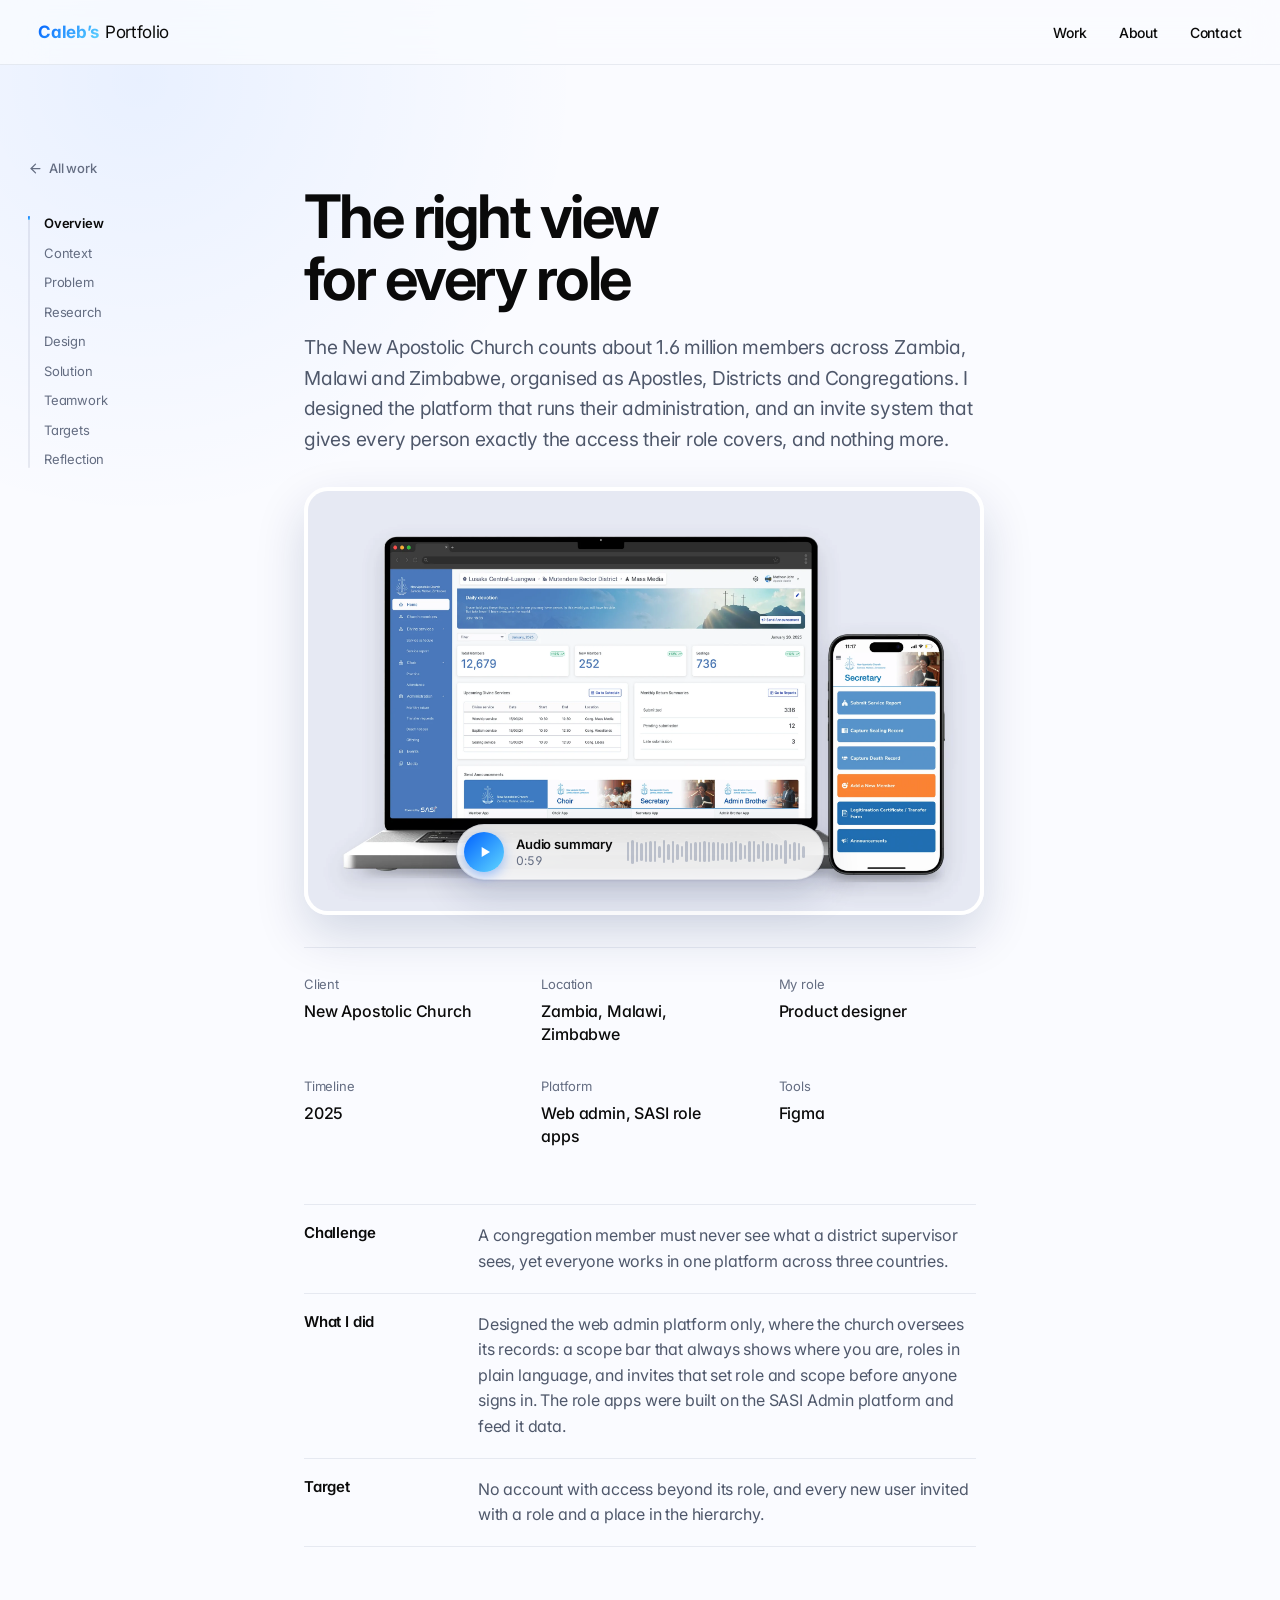
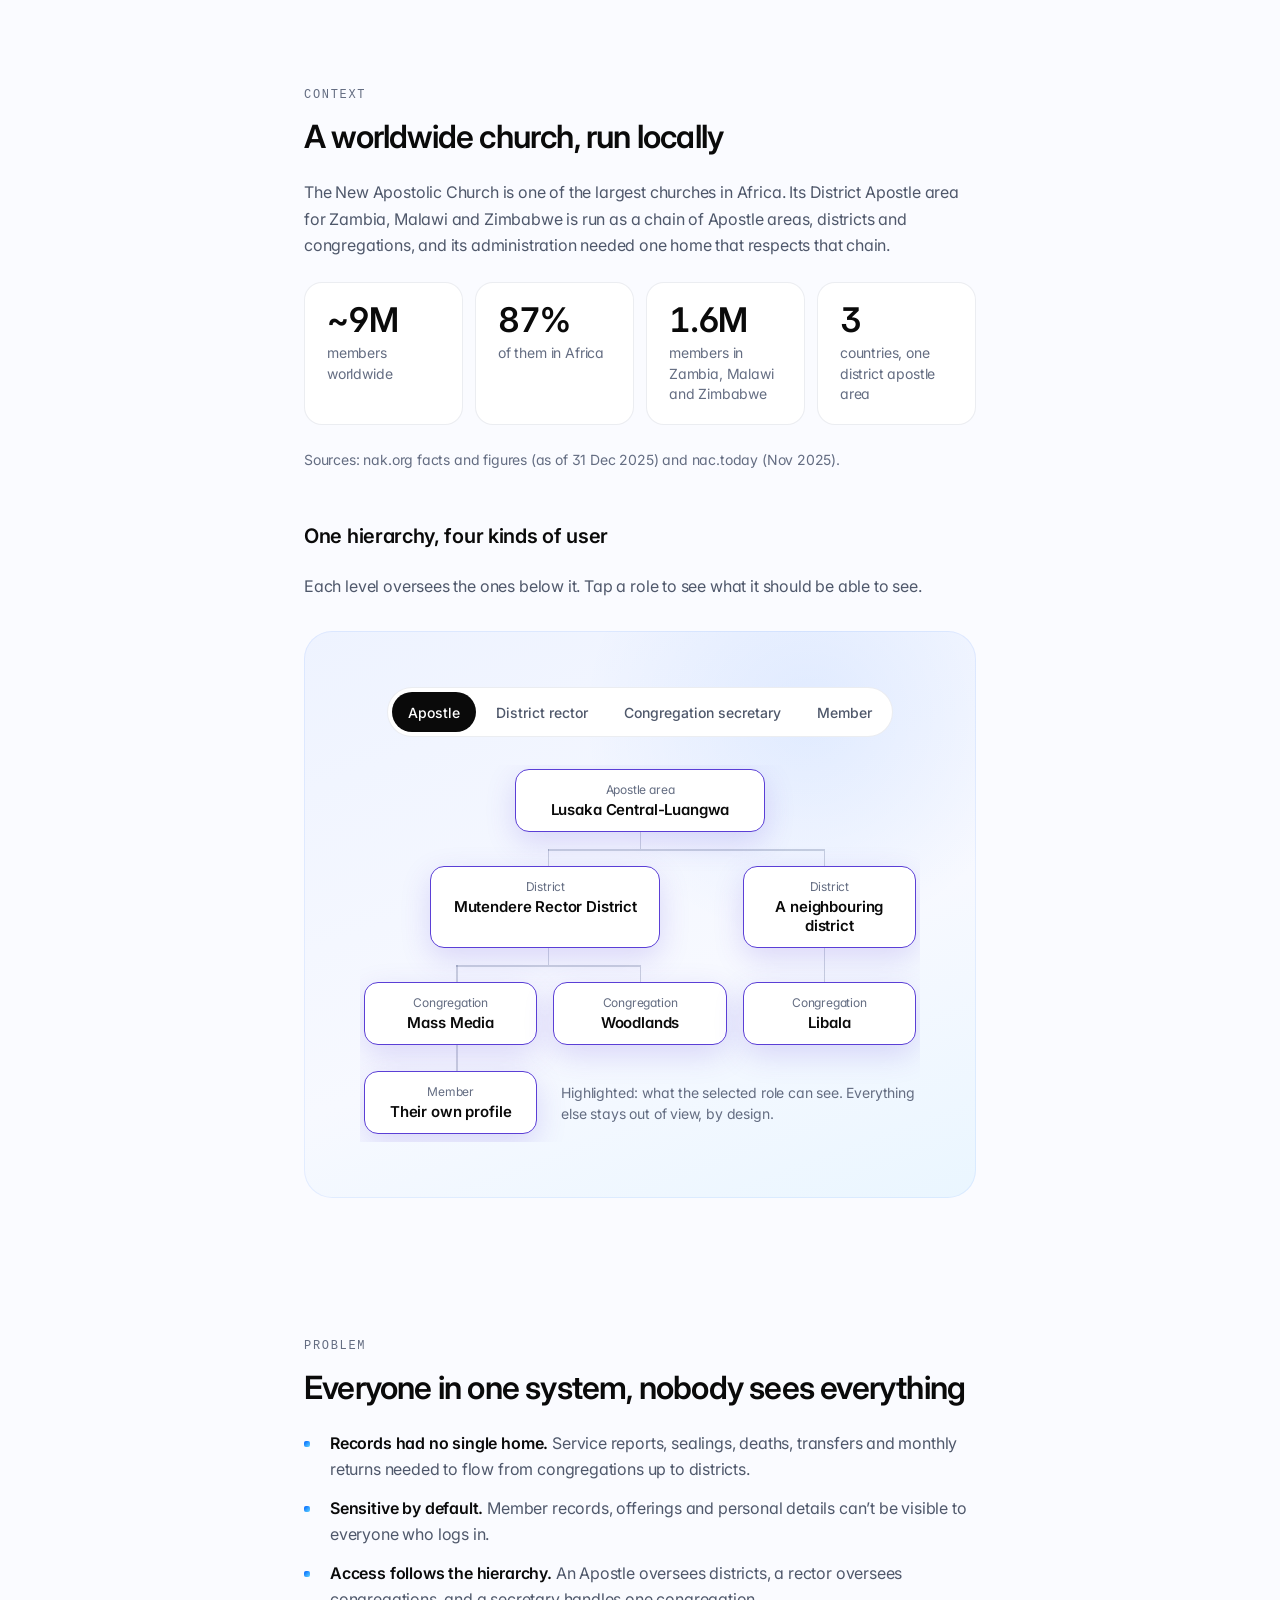
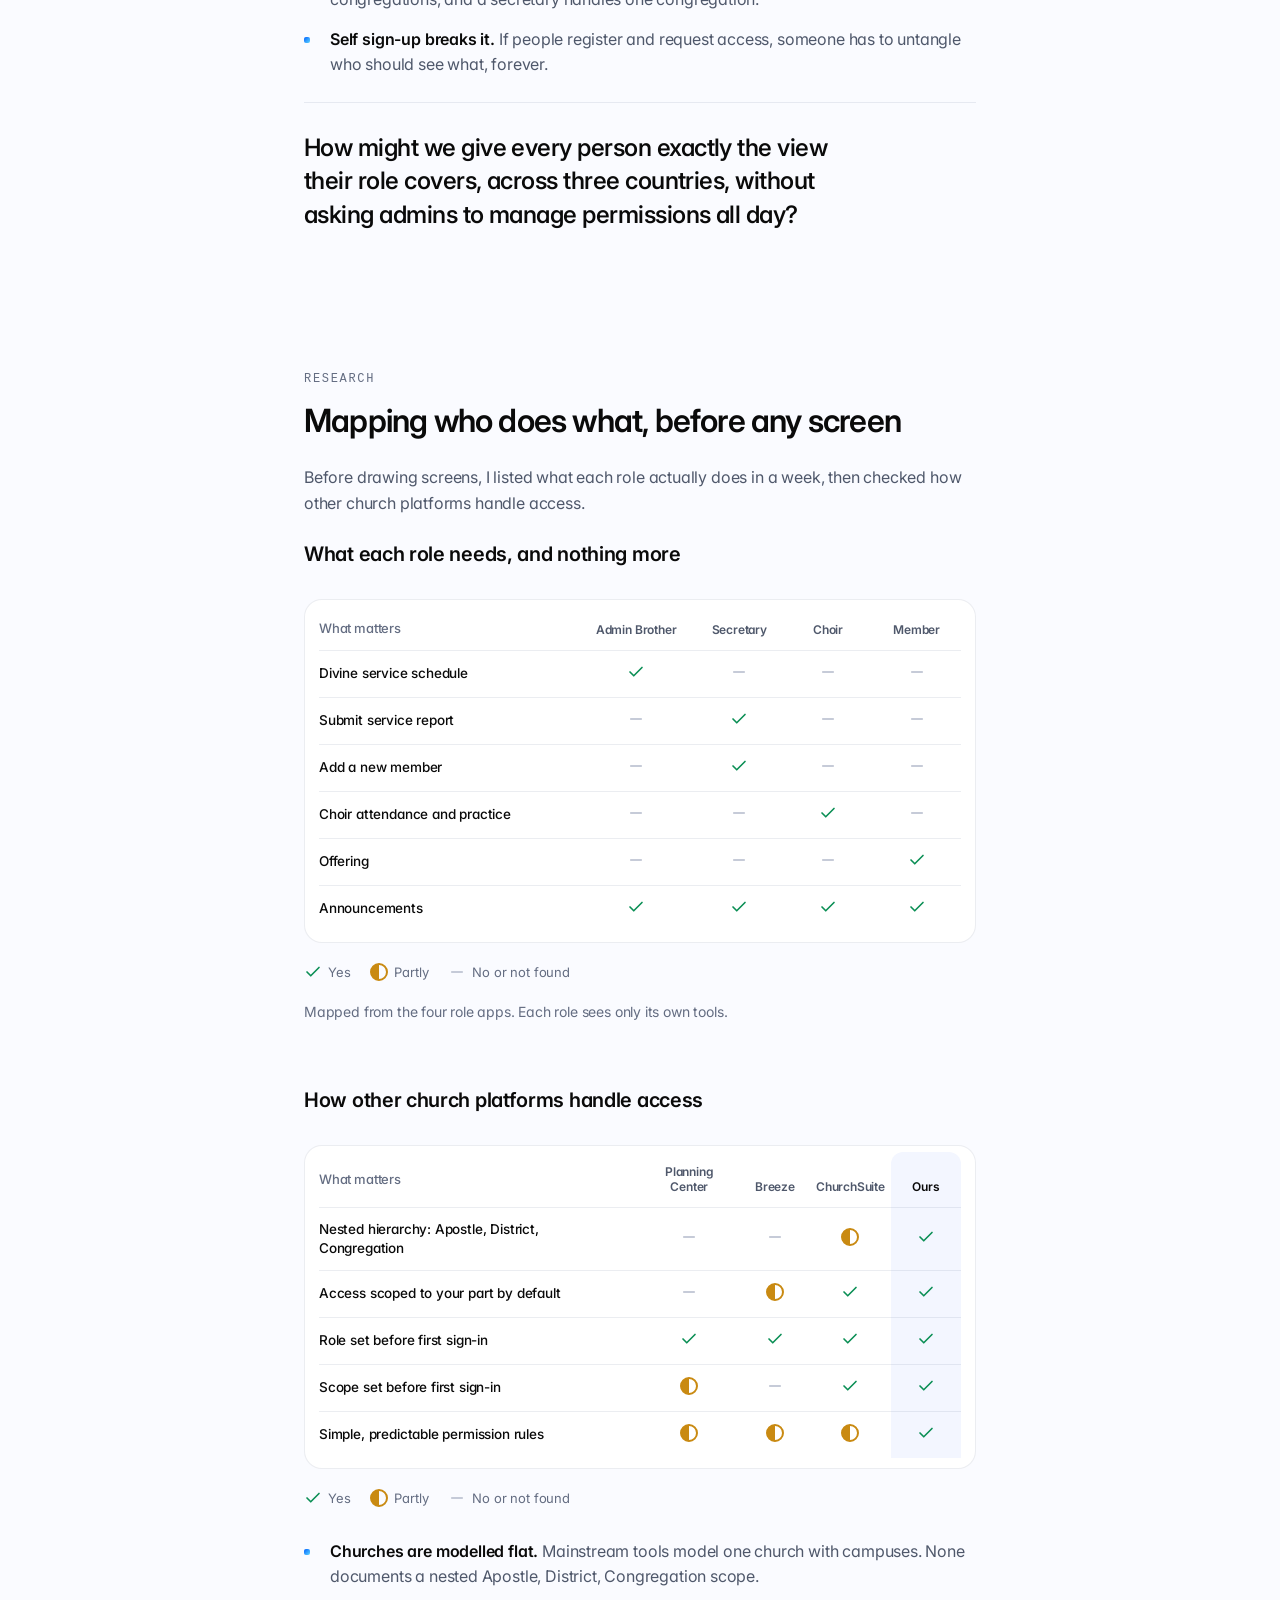
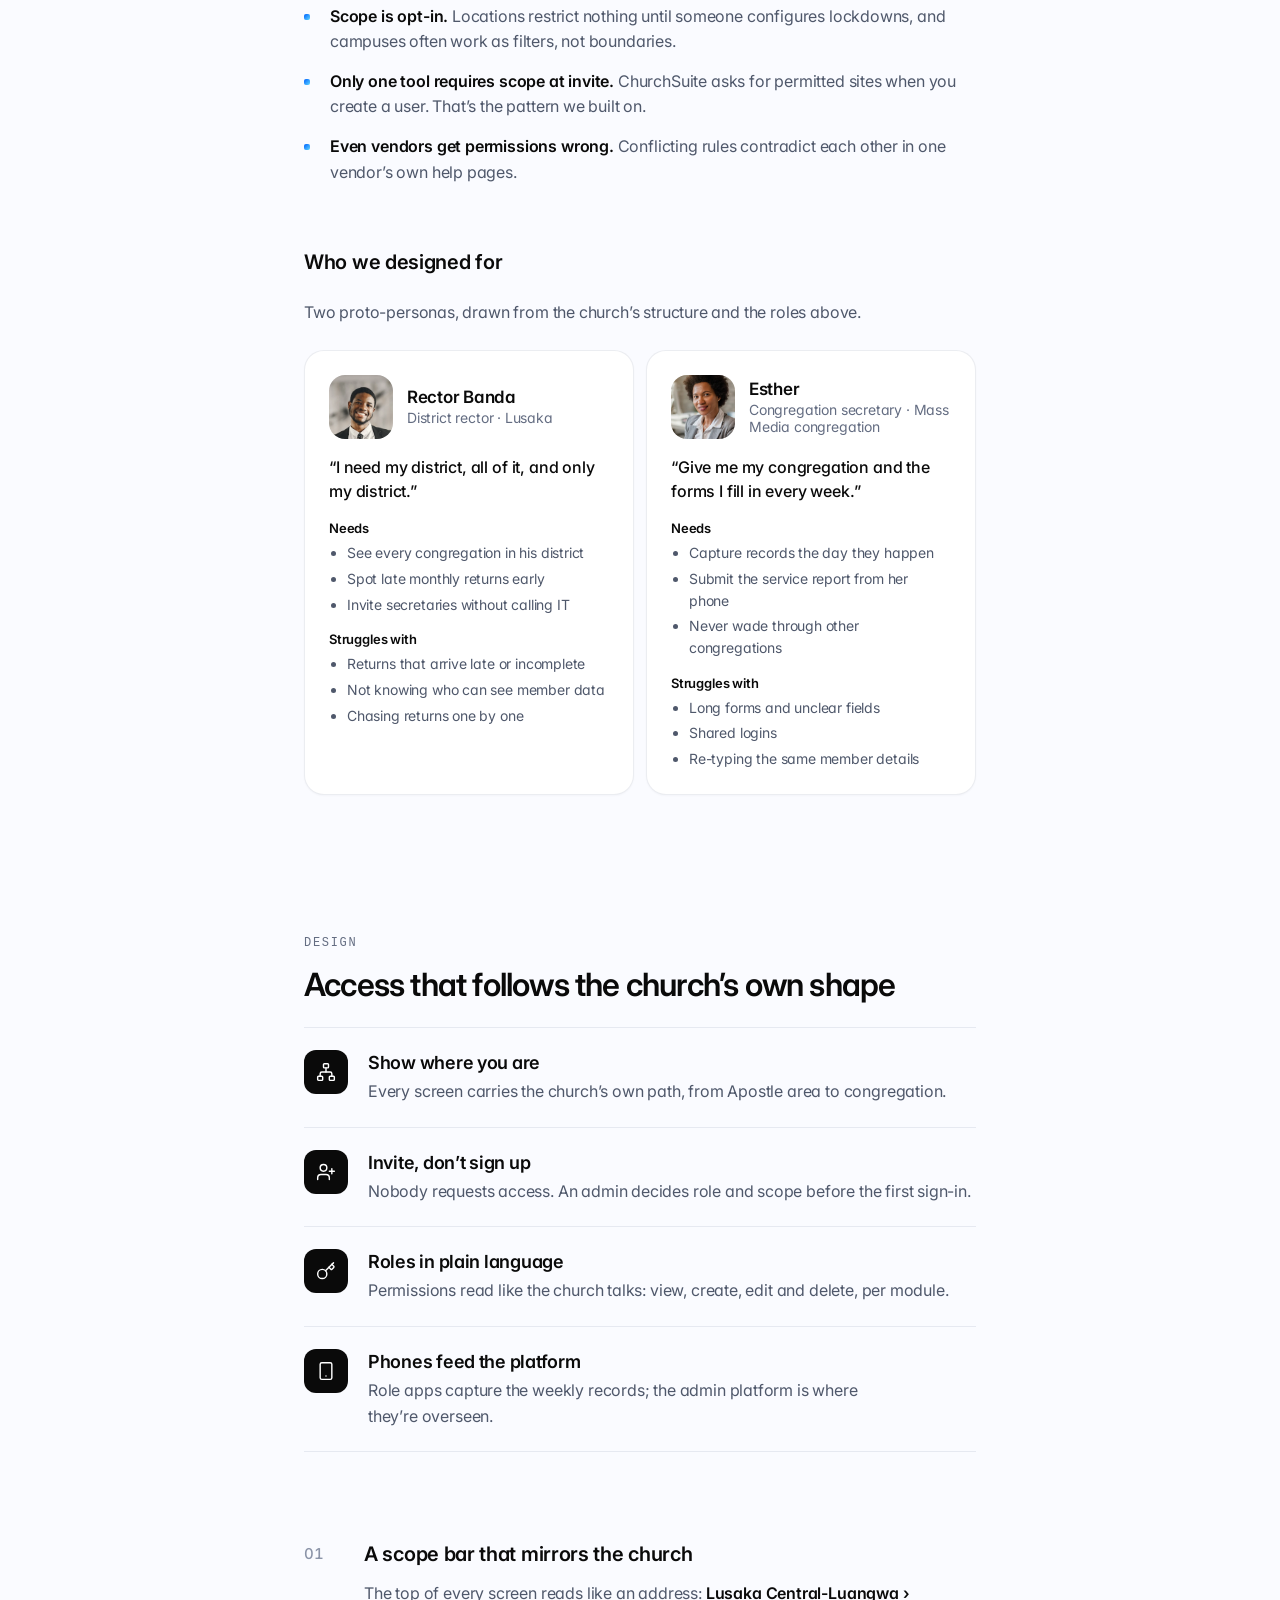
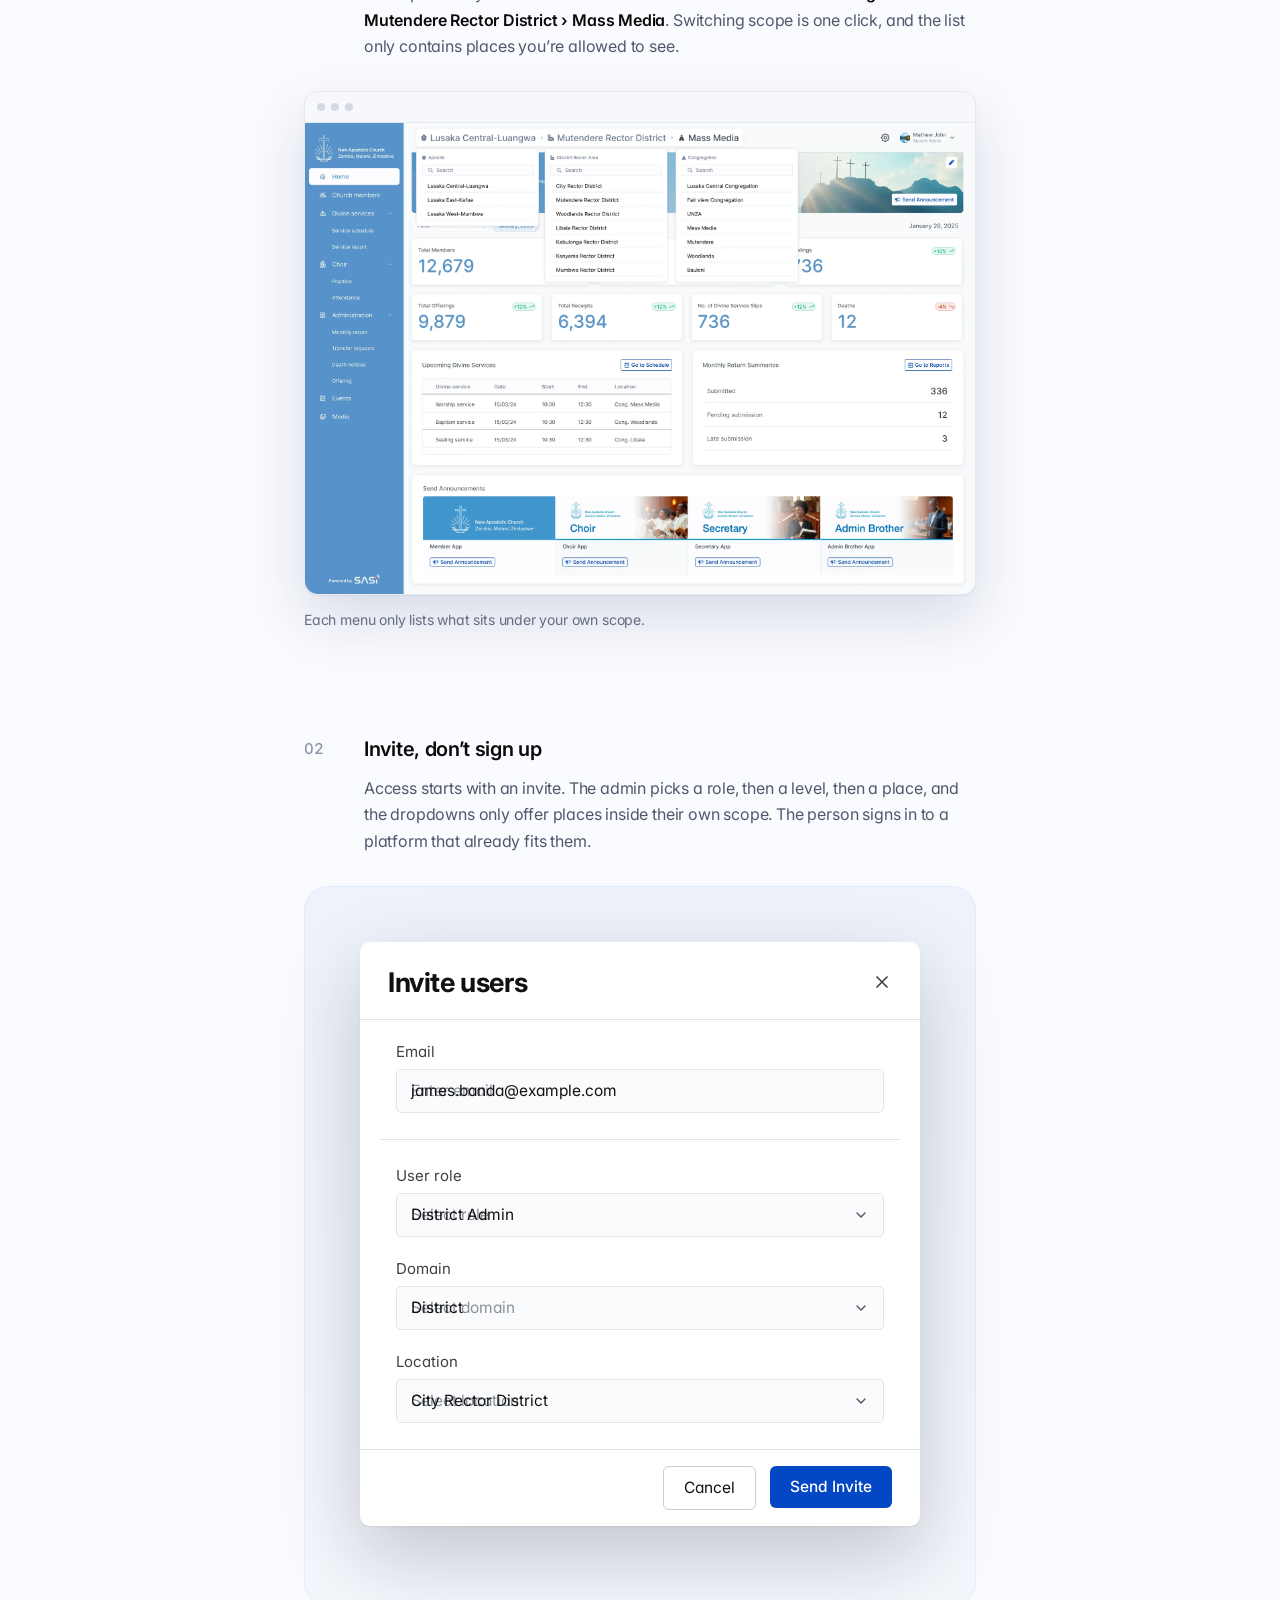
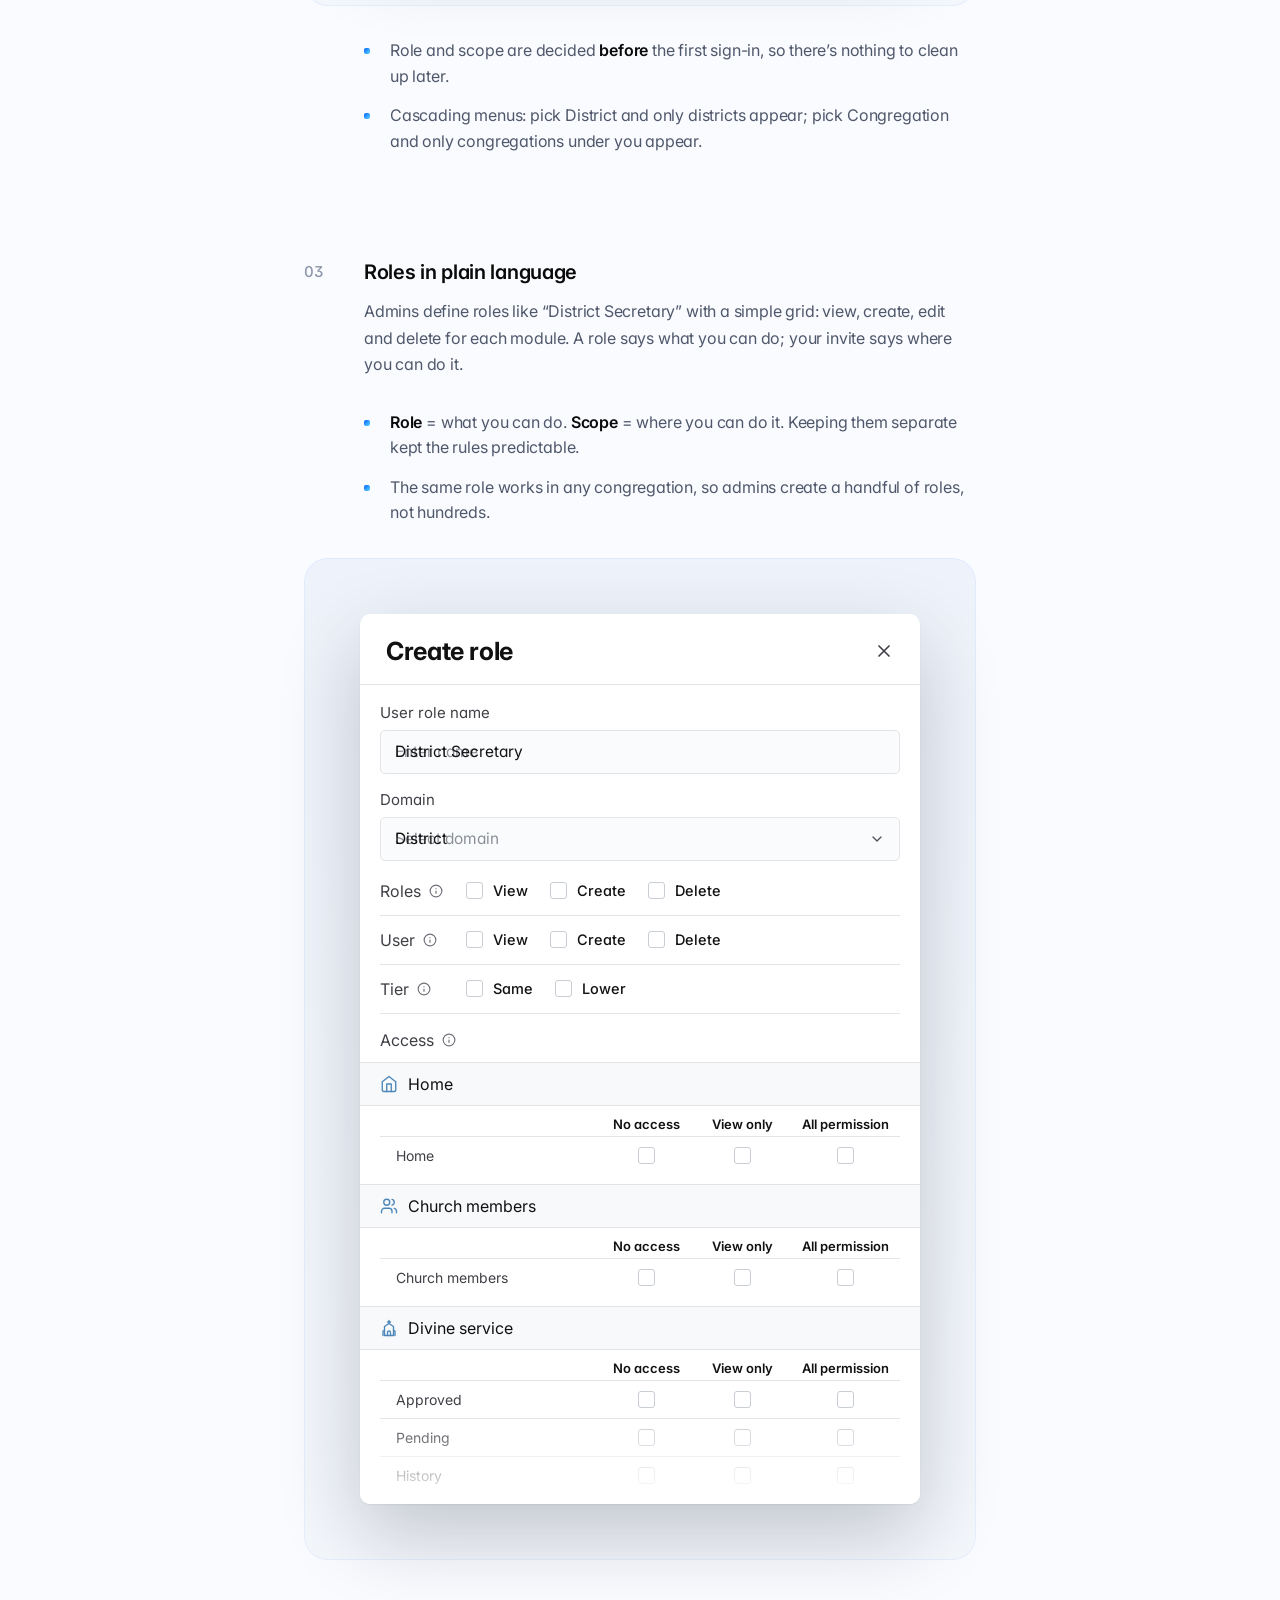
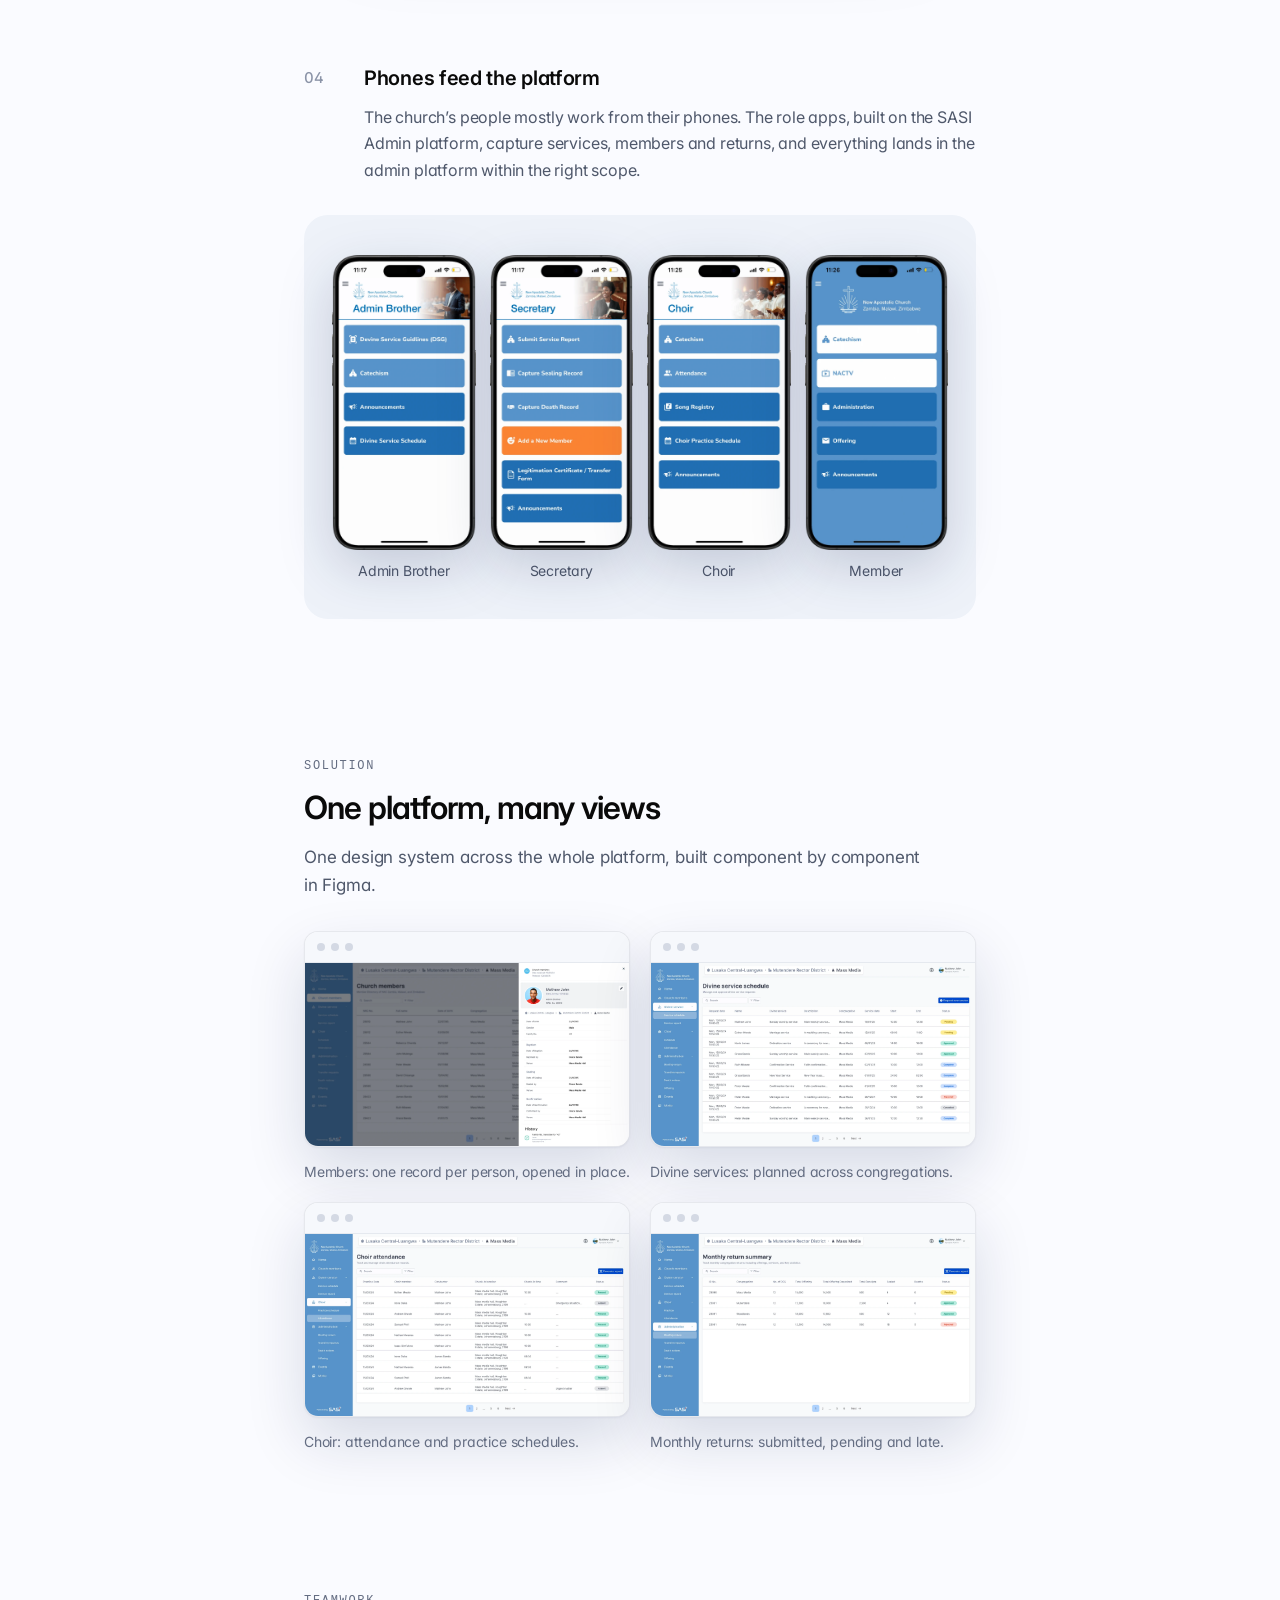
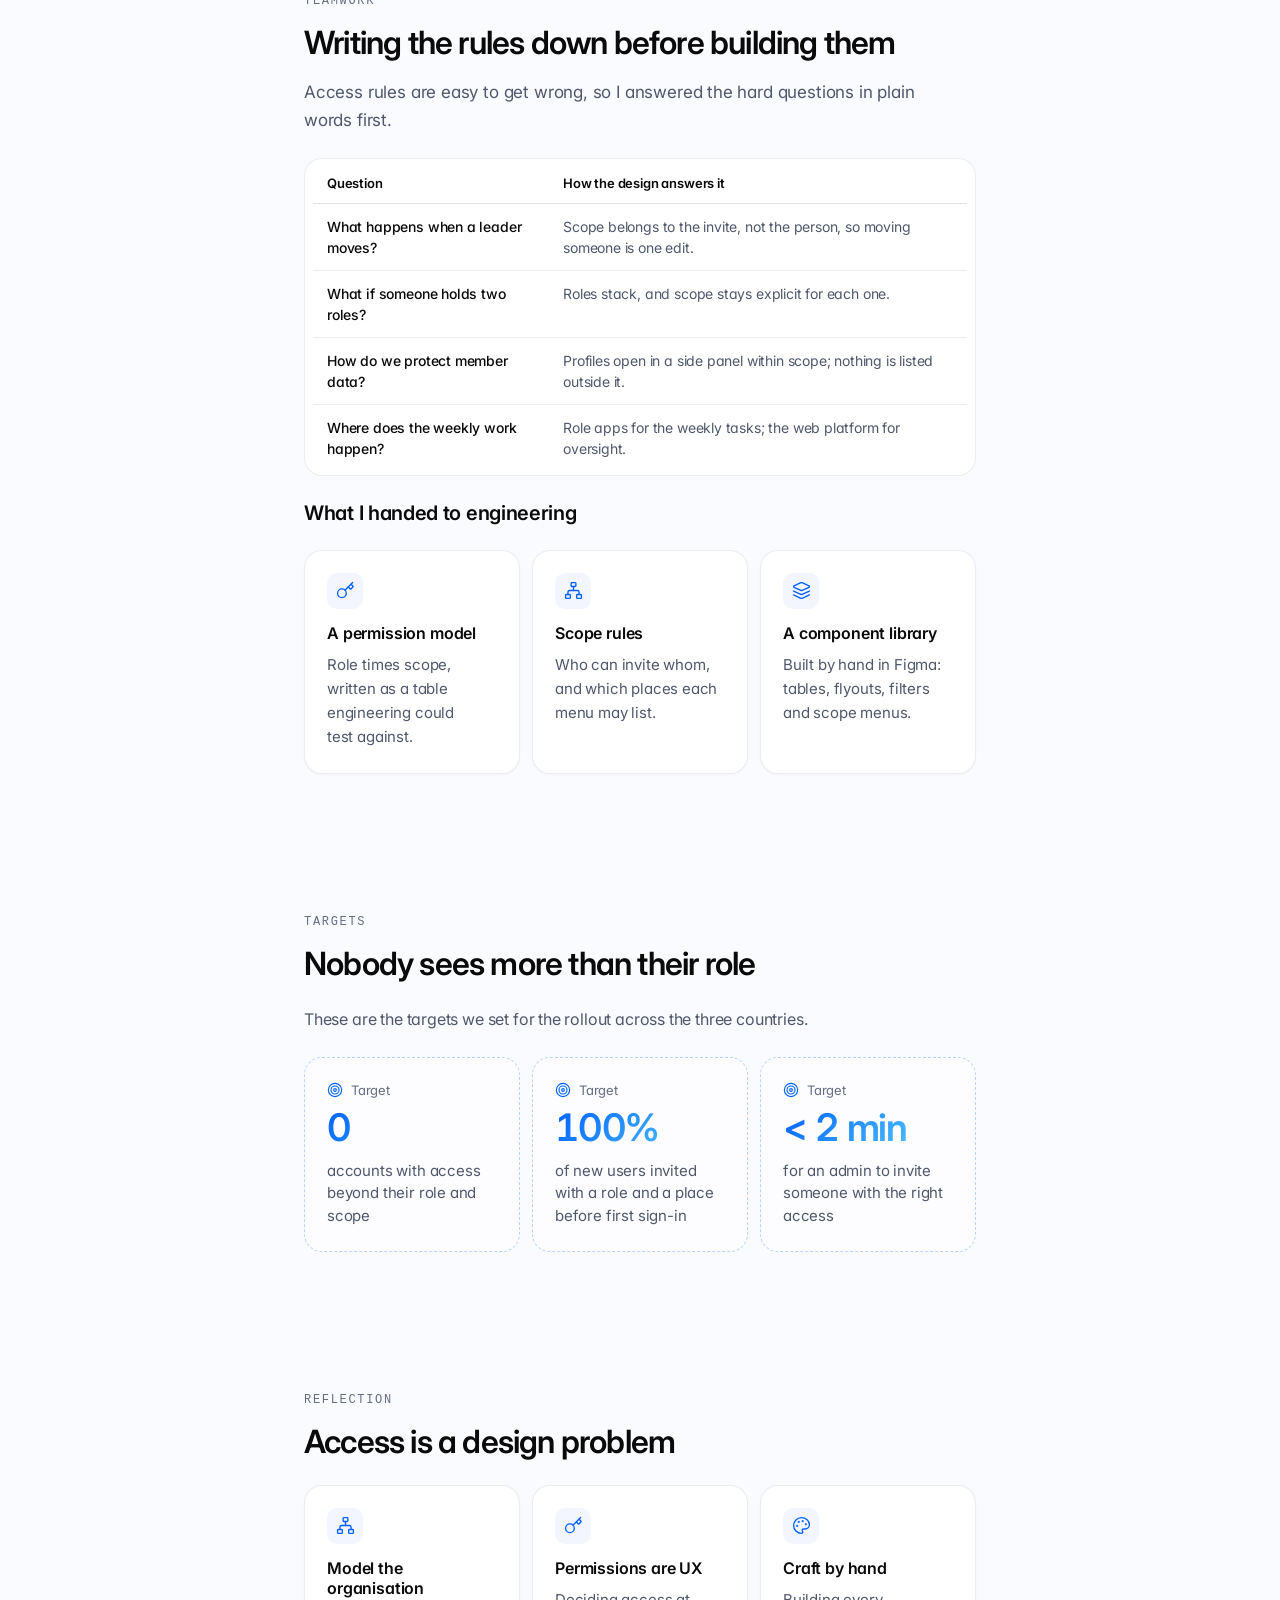
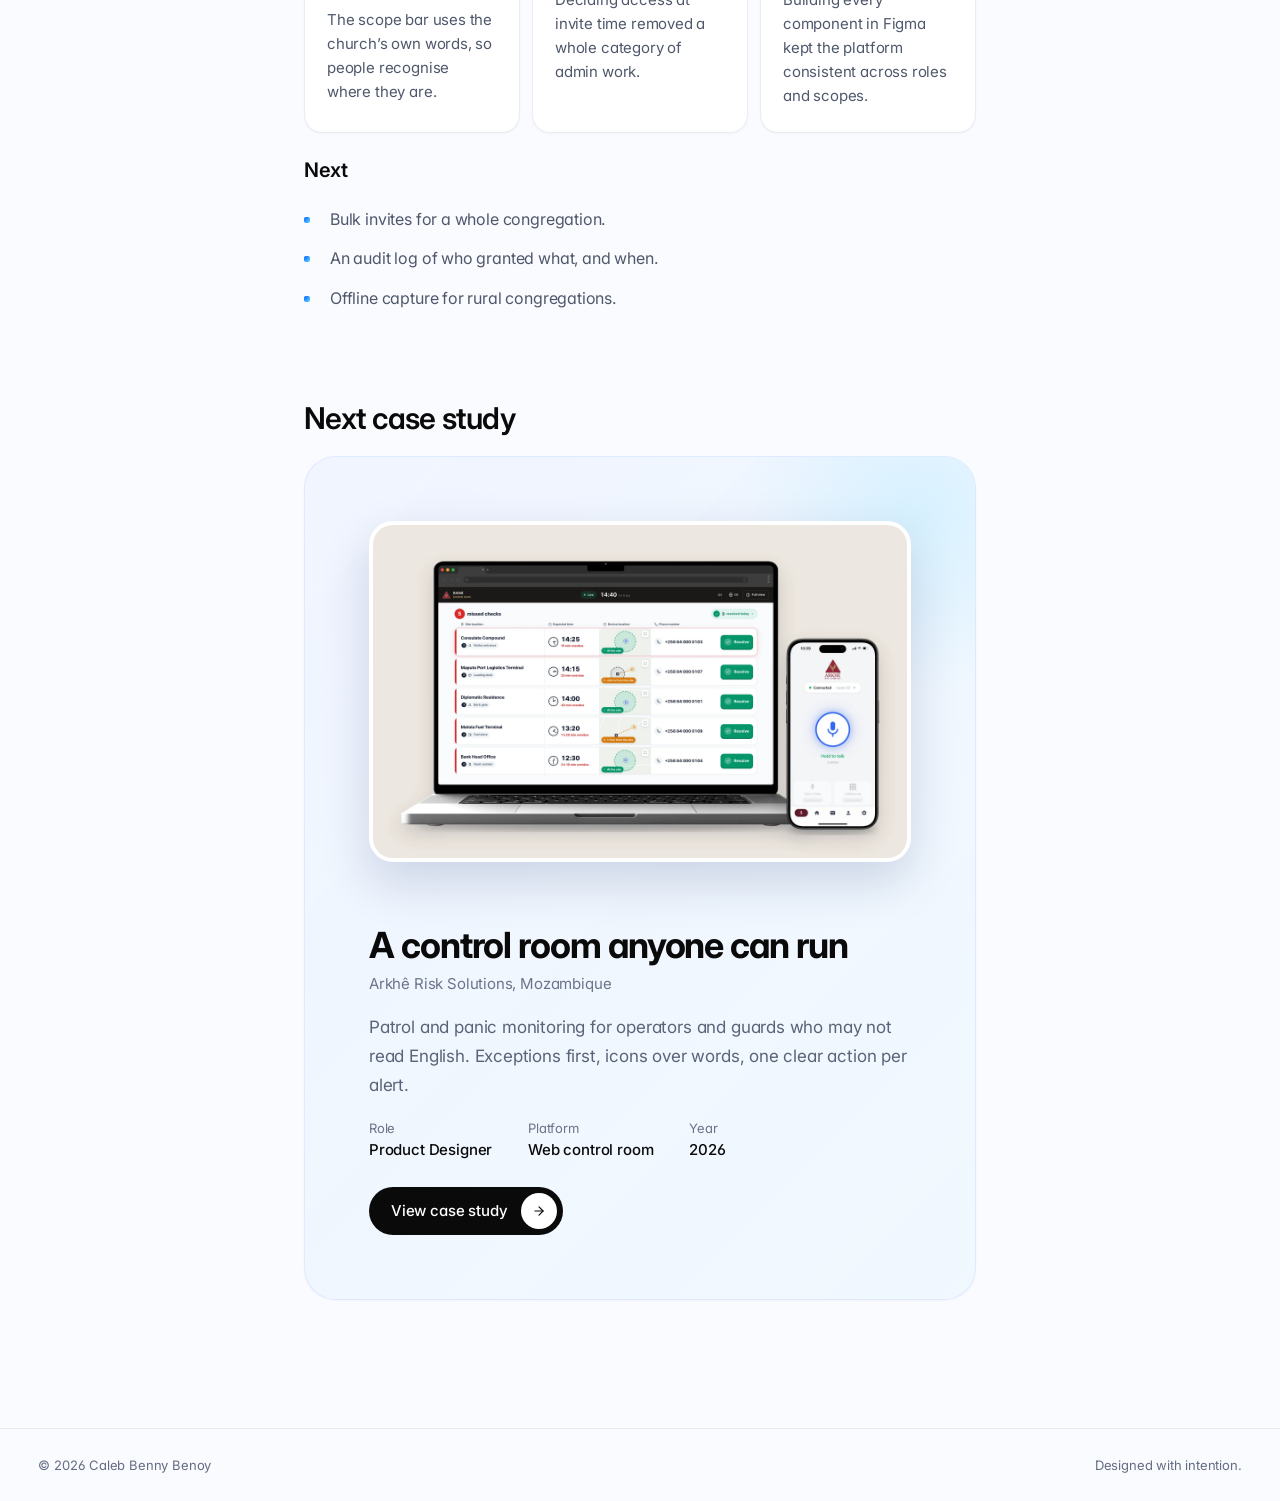
<file: nachurch.html>
<!doctype html>
<html lang="en">
<head>
<meta charset="utf-8">
<meta name="viewport" content="width=device-width, initial-scale=1">
<title>NA Church case study, Caleb Benny Benoy</title>
<meta name="description" content="NA Church: the right view for every role. Case study by Caleb Benny Benoy.">
<meta property="og:title" content="NA Church case study, Caleb Benny Benoy">
<meta property="og:description" content="NA Church: the right view for every role. Case study by Caleb Benny Benoy.">
<meta property="og:image" content="assets/banner-nac.webp">
<link rel="icon" href="data:image/svg+xml,%3Csvg xmlns='http://www.w3.org/2000/svg' viewBox='0 0 32 32'%3E%3Cdefs%3E%3ClinearGradient id='g' x1='0' y1='0' x2='1' y2='1'%3E%3Cstop offset='0' stop-color='%230061FF'/%3E%3Cstop offset='1' stop-color='%2360D7FF'/%3E%3C/linearGradient%3E%3C/defs%3E%3Crect width='32' height='32' rx='9' fill='url(%23g)'/%3E%3Ctext x='16' y='22' font-family='Inter,Arial' font-size='17' font-weight='700' text-anchor='middle' fill='white'%3EC%3C/text%3E%3C/svg%3E">
<link rel="preconnect" href="https://fonts.googleapis.com">
<link href="https://fonts.googleapis.com/css2?family=Inter:opsz,wght@14..32,400..700&amp;display=swap" rel="stylesheet">
<style>
body{margin:0;background:#FAFBFF}
a{color:#0061FF}a:hover{color:#0050D4}
html{scroll-behavior:smooth}
::selection{background:rgba(0,97,255,.14)}
a:focus-visible,button:focus-visible,input:focus-visible{outline:2px solid #0061FF;outline-offset:3px;border-radius:8px}
.cs-wide{width:min(672px, calc(100% - 48px));margin-left:auto;margin-right:auto}
.cs-rail{display:block}
.cs-mbar{display:none}
.navlink{transition:opacity .2s}.navlink:hover{opacity:.55}
.toc-a{transition:color .25s ease}.toc-a:hover{color:#0A0A0A!important}
.back-a{transition:color .2s,gap .25s}.back-a:hover{color:#0A0A0A!important;gap:10px!important}
.next-card{transition:transform .5s cubic-bezier(.22,1,.36,1),box-shadow .5s}
.next-card:hover{transform:translateY(-3px);box-shadow:0 30px 80px rgba(10,30,80,.22)!important}
.next-card .arr{transition:transform .3s cubic-bezier(.22,1,.36,1)}.next-card:hover .arr{transform:translateX(4px)}
.cs{transition:transform .4s cubic-bezier(.22,1,.36,1),box-shadow .4s}
.cs:hover{transform:translateY(-4px);box-shadow:0 4px 12px rgba(0,97,255,.10),0 28px 70px rgba(0,97,255,.16)!important}
.cs .csi{transition:transform .6s cubic-bezier(.22,1,.36,1)}.cs:hover .csi{transform:scale(1.025)}
.cs .lnk{transition:background .25s,box-shadow .25s}.cs:hover .lnk{background:#0061FF!important;box-shadow:0 8px 22px rgba(0,97,255,.32)}
.cs .arr{transition:color .25s,transform .3s cubic-bezier(.22,1,.36,1)}
.cs:hover .arr{color:#0061FF!important;transform:translateX(3px)}
.pin{animation:pinPulse 2.8s ease-out infinite}
@keyframes pinPulse{0%{box-shadow:0 0 0 3px #fff,0 0 0 3px rgba(10,10,10,.35)}70%{box-shadow:0 0 0 3px #fff,0 0 0 14px rgba(10,10,10,0)}100%{box-shadow:0 0 0 3px #fff,0 0 0 3px rgba(10,10,10,0)}}
@keyframes rise{from{opacity:0;transform:translateY(18px)}to{opacity:1;transform:none}}
.au-btn{transition:transform .2s cubic-bezier(.22,1,.36,1)}.au-btn:hover{transform:scale(1.06)}
.au-bar{transition:background-color .2s}
.cmp-range::-webkit-slider-thumb{width:44px;height:100%}
@media (max-width:1180px){.cs-rail{display:none!important}.cs-mbar{display:block!important}.cs-wide{width:auto;margin-left:24px;margin-right:24px}}
@media (max-width:560px){.au-label{display:none!important}}
@media (prefers-reduced-motion: reduce){html{scroll-behavior:auto}.pin{animation:none}[data-anim]{animation:none!important;opacity:1!important;transform:none!important}}
.dnav{display:flex}.mnav{display:none}.mnav>summary{list-style:none;cursor:pointer}.mnav>summary::-webkit-details-marker{display:none}.mnav[open] .mi-open{display:none}.mnav:not([open]) .mi-close{display:none}.mnav-a{transition:background .2s}.mnav-a:hover{background:rgba(10,30,80,.04)}@media (max-width:640px){.dnav{display:none!important}.mnav{display:block}}@keyframes mkdcac189a9{0.0%{opacity:1}4.17%{opacity:1}5.42%{opacity:0}95.0%{opacity:0}98.33%{opacity:1}100.0%{opacity:1}}@keyframes mka6e340193{0.0%{opacity:0}4.17%{opacity:0}4.25%{opacity:1}95.0%{opacity:1}98.33%{opacity:0}100.0%{opacity:0}}@keyframes mk9a435abf9{0.0%{opacity:0}4.71%{opacity:0}4.79%{opacity:1}95.0%{opacity:1}98.33%{opacity:0}100.0%{opacity:0}}@keyframes mk067d662d2{0.0%{opacity:0}5.25%{opacity:0}5.34%{opacity:1}95.0%{opacity:1}98.33%{opacity:0}100.0%{opacity:0}}@keyframes mka6c087fcc{0.0%{opacity:0}5.8%{opacity:0}5.88%{opacity:1}95.0%{opacity:1}98.33%{opacity:0}100.0%{opacity:0}}@keyframes mkde302c242{0.0%{opacity:0}6.34%{opacity:0}6.42%{opacity:1}95.0%{opacity:1}98.33%{opacity:0}100.0%{opacity:0}}@keyframes mk280cdd312{0.0%{opacity:0}6.88%{opacity:0}6.97%{opacity:1}95.0%{opacity:1}98.33%{opacity:0}100.0%{opacity:0}}@keyframes mk37995fbae{0.0%{opacity:0}7.43%{opacity:0}7.51%{opacity:1}95.0%{opacity:1}98.33%{opacity:0}100.0%{opacity:0}}@keyframes mk7db02413b{0.0%{opacity:0}7.97%{opacity:0}8.05%{opacity:1}95.0%{opacity:1}98.33%{opacity:0}100.0%{opacity:0}}@keyframes mk34afba157{0.0%{opacity:0}8.51%{opacity:0}8.6%{opacity:1}95.0%{opacity:1}98.33%{opacity:0}100.0%{opacity:0}}@keyframes mke07578614{0.0%{opacity:0}9.06%{opacity:0}9.14%{opacity:1}95.0%{opacity:1}98.33%{opacity:0}100.0%{opacity:0}}@keyframes mkabf361988{0.0%{opacity:0}9.6%{opacity:0}9.68%{opacity:1}95.0%{opacity:1}98.33%{opacity:0}100.0%{opacity:0}}@keyframes mk3dcaabd36{0.0%{opacity:0}10.14%{opacity:0}10.23%{opacity:1}95.0%{opacity:1}98.33%{opacity:0}100.0%{opacity:0}}@keyframes mk500c1e2c0{0.0%{opacity:0}10.69%{opacity:0}10.77%{opacity:1}95.0%{opacity:1}98.33%{opacity:0}100.0%{opacity:0}}@keyframes mk74b0eca81{0.0%{opacity:0}11.23%{opacity:0}11.32%{opacity:1}95.0%{opacity:1}98.33%{opacity:0}100.0%{opacity:0}}@keyframes mk939a5a283{0.0%{opacity:0}11.78%{opacity:0}11.86%{opacity:1}95.0%{opacity:1}98.33%{opacity:0}100.0%{opacity:0}}@keyframes mk78cd96920{0.0%{opacity:0}12.32%{opacity:0}12.4%{opacity:1}95.0%{opacity:1}98.33%{opacity:0}100.0%{opacity:0}}@keyframes mk5c7cc7e35{0.0%{opacity:0}12.86%{opacity:0}12.95%{opacity:1}95.0%{opacity:1}98.33%{opacity:0}100.0%{opacity:0}}@keyframes mk10494a9fd{0.0%{opacity:0}13.41%{opacity:0}13.49%{opacity:1}95.0%{opacity:1}98.33%{opacity:0}100.0%{opacity:0}}@keyframes mk58a32dfcb{0.0%{opacity:0}13.95%{opacity:0}14.03%{opacity:1}95.0%{opacity:1}98.33%{opacity:0}100.0%{opacity:0}}@keyframes mkb93dcef51{0.0%{opacity:0}14.49%{opacity:0}14.58%{opacity:1}95.0%{opacity:1}98.33%{opacity:0}100.0%{opacity:0}}@keyframes mk976b25bcc{0.0%{opacity:0}15.04%{opacity:0}15.12%{opacity:1}95.0%{opacity:1}98.33%{opacity:0}100.0%{opacity:0}}@keyframes mk56d8311f5{0.0%{opacity:0}15.58%{opacity:0}15.66%{opacity:1}95.0%{opacity:1}98.33%{opacity:0}100.0%{opacity:0}}@keyframes mk736c9d14f{0.0%{opacity:0}16.12%{opacity:0}16.21%{opacity:1}95.0%{opacity:1}98.33%{opacity:0}100.0%{opacity:0}}@keyframes mke0c4230a9{0.0%{border-color:#E4E4E7;box-shadow:0 0 0 0 rgba(0,0,0,0)}2.5%{border-color:#E4E4E7;box-shadow:0 0 0 0 rgba(0,0,0,0)}3.75%{border-color:#1F5BC4;box-shadow:0 0 0 3px #1F5BC422}18.33%{border-color:#1F5BC4;box-shadow:0 0 0 3px #1F5BC422}20.0%{border-color:#E4E4E7;box-shadow:0 0 0 0 rgba(0,0,0,0)}100.0%{border-color:#E4E4E7;box-shadow:0 0 0 0 rgba(0,0,0,0)}}@keyframes mk130b84f8a{0.0%{opacity:1}24.17%{opacity:1}25.42%{opacity:0}95.0%{opacity:0}98.33%{opacity:1}100.0%{opacity:1}}@keyframes mkeb5c9291c{0.0%{opacity:0;transform:translateY(0px)}24.17%{opacity:0;transform:translateY(0px)}25.42%{opacity:1;transform:none}95.0%{opacity:1;transform:none}98.33%{opacity:0;transform:none}100.0%{opacity:0;transform:none}}@keyframes mk7ac7c49a7{0.0%{border-color:#E4E4E7;box-shadow:0 0 0 0 rgba(0,0,0,0)}20.83%{border-color:#E4E4E7;box-shadow:0 0 0 0 rgba(0,0,0,0)}22.08%{border-color:#1F5BC4;box-shadow:0 0 0 3px #1F5BC422}25.83%{border-color:#1F5BC4;box-shadow:0 0 0 3px #1F5BC422}27.5%{border-color:#E4E4E7;box-shadow:0 0 0 0 rgba(0,0,0,0)}100.0%{border-color:#E4E4E7;box-shadow:0 0 0 0 rgba(0,0,0,0)}}@keyframes mkf3292c1f7{0.0%{opacity:1}40.83%{opacity:1}42.08%{opacity:0}95.0%{opacity:0}98.33%{opacity:1}100.0%{opacity:1}}@keyframes mk973da8b70{0.0%{opacity:0;transform:translateY(0px)}40.83%{opacity:0;transform:translateY(0px)}42.08%{opacity:1;transform:none}95.0%{opacity:1;transform:none}98.33%{opacity:0;transform:none}100.0%{opacity:0;transform:none}}@keyframes mk8d8acc6be{0.0%{background-color:rgba(0,0,0,0)}32.08%{background-color:rgba(0,0,0,0)}33.08%{background-color:#F1F2F4}35.0%{background-color:#F1F2F4}35.83%{background-color:rgba(0,0,0,0)}100.0%{background-color:rgba(0,0,0,0)}}@keyframes mk943960db7{0.0%{background-color:rgba(0,0,0,0)}35.0%{background-color:rgba(0,0,0,0)}36.0%{background-color:#F1F2F4}40.42%{background-color:#F1F2F4}41.25%{background-color:rgba(0,0,0,0)}100.0%{background-color:rgba(0,0,0,0)}}@keyframes mka93eedc00{0.0%{opacity:0;transform:translateY(-6px) scale(.98)}30.0%{opacity:0;transform:translateY(-6px) scale(.98)}31.67%{opacity:1;transform:none}40.42%{opacity:1;transform:none}41.67%{opacity:0;transform:translateY(-6px) scale(.98)}100.0%{opacity:0;transform:translateY(-6px) scale(.98)}}@keyframes mk47ee72028{0.0%{border-color:#E4E4E7;box-shadow:0 0 0 0 rgba(0,0,0,0)}28.33%{border-color:#E4E4E7;box-shadow:0 0 0 0 rgba(0,0,0,0)}29.58%{border-color:#1F5BC4;box-shadow:0 0 0 3px #1F5BC422}41.67%{border-color:#1F5BC4;box-shadow:0 0 0 3px #1F5BC422}43.33%{border-color:#E4E4E7;box-shadow:0 0 0 0 rgba(0,0,0,0)}100.0%{border-color:#E4E4E7;box-shadow:0 0 0 0 rgba(0,0,0,0)}}@keyframes mk7f3c8510f{0.0%{opacity:0;transform:translateY(6px)}42.5%{opacity:0;transform:translateY(6px)}45.42%{opacity:1;transform:none}95.0%{opacity:1;transform:none}98.33%{opacity:0;transform:none}100.0%{opacity:0;transform:none}}@keyframes mkcf0c70452{0.0%{opacity:1}58.33%{opacity:1}59.58%{opacity:0}95.0%{opacity:0}98.33%{opacity:1}100.0%{opacity:1}}@keyframes mk4d34fb907{0.0%{opacity:0;transform:translateY(0px)}58.33%{opacity:0;transform:translateY(0px)}59.58%{opacity:1;transform:none}95.0%{opacity:1;transform:none}98.33%{opacity:0;transform:none}100.0%{opacity:0;transform:none}}@keyframes mk06bbc4275{0.0%{background-color:rgba(0,0,0,0)}51.67%{background-color:rgba(0,0,0,0)}52.67%{background-color:#F1F2F4}57.92%{background-color:#F1F2F4}58.75%{background-color:rgba(0,0,0,0)}100.0%{background-color:rgba(0,0,0,0)}}@keyframes mk62fb01755{0.0%{opacity:0;transform:translateY(-6px) scale(.98)}48.33%{opacity:0;transform:translateY(-6px) scale(.98)}50.0%{opacity:1;transform:none}57.92%{opacity:1;transform:none}59.17%{opacity:0;transform:translateY(-6px) scale(.98)}100.0%{opacity:0;transform:translateY(-6px) scale(.98)}}@keyframes mk3388fe984{0.0%{border-color:#E4E4E7;box-shadow:0 0 0 0 rgba(0,0,0,0)}46.67%{border-color:#E4E4E7;box-shadow:0 0 0 0 rgba(0,0,0,0)}47.92%{border-color:#1F5BC4;box-shadow:0 0 0 3px #1F5BC422}59.17%{border-color:#1F5BC4;box-shadow:0 0 0 3px #1F5BC422}60.83%{border-color:#E4E4E7;box-shadow:0 0 0 0 rgba(0,0,0,0)}100.0%{border-color:#E4E4E7;box-shadow:0 0 0 0 rgba(0,0,0,0)}}@keyframes mk1ee91da5d{0.0%{transform:scale(1);filter:none}68.33%{transform:scale(1);filter:none}69.33%{transform:scale(.95);filter:brightness(.88)}71.0%{transform:scale(1);filter:none}100.0%{transform:scale(1);filter:none}}@keyframes mkc21334b5f{0.0%{background-color:rgba(0,0,0,0);border-color:#C9CDD4}24.55%{background-color:rgba(0,0,0,0);border-color:#C9CDD4}25.91%{background-color:#0D9CFE;border-color:#0D9CFE}94.55%{background-color:#0D9CFE;border-color:#0D9CFE}98.18%{background-color:rgba(0,0,0,0);border-color:#C9CDD4}100.0%{background-color:rgba(0,0,0,0);border-color:#C9CDD4}}@keyframes mkaea7a6142{0.0%{background-color:rgba(0,0,0,0);border-color:#C9CDD4}27.73%{background-color:rgba(0,0,0,0);border-color:#C9CDD4}29.09%{background-color:#0D9CFE;border-color:#0D9CFE}94.55%{background-color:#0D9CFE;border-color:#0D9CFE}98.18%{background-color:rgba(0,0,0,0);border-color:#C9CDD4}100.0%{background-color:rgba(0,0,0,0);border-color:#C9CDD4}}@keyframes mk84e34a506{0.0%{background-color:rgba(0,0,0,0);border-color:#C9CDD4}30.91%{background-color:rgba(0,0,0,0);border-color:#C9CDD4}32.27%{background-color:#0D9CFE;border-color:#0D9CFE}94.55%{background-color:#0D9CFE;border-color:#0D9CFE}98.18%{background-color:rgba(0,0,0,0);border-color:#C9CDD4}100.0%{background-color:rgba(0,0,0,0);border-color:#C9CDD4}}@keyframes mkf4c99e554{0.0%{background-color:rgba(0,0,0,0);border-color:#C9CDD4}34.09%{background-color:rgba(0,0,0,0);border-color:#C9CDD4}35.45%{background-color:#0D9CFE;border-color:#0D9CFE}94.55%{background-color:#0D9CFE;border-color:#0D9CFE}98.18%{background-color:rgba(0,0,0,0);border-color:#C9CDD4}100.0%{background-color:rgba(0,0,0,0);border-color:#C9CDD4}}@keyframes mk24fd7e19f{0.0%{background-color:rgba(0,0,0,0);border-color:#C9CDD4}37.27%{background-color:rgba(0,0,0,0);border-color:#C9CDD4}38.64%{background-color:#0D9CFE;border-color:#0D9CFE}94.55%{background-color:#0D9CFE;border-color:#0D9CFE}98.18%{background-color:rgba(0,0,0,0);border-color:#C9CDD4}100.0%{background-color:rgba(0,0,0,0);border-color:#C9CDD4}}@keyframes mk1e511d235{0.0%{opacity:1}3.64%{opacity:1}5.0%{opacity:0}94.55%{opacity:0}98.18%{opacity:1}100.0%{opacity:1}}@keyframes mk94bca276b{0.0%{opacity:0}3.64%{opacity:0}3.73%{opacity:1}94.55%{opacity:1}98.18%{opacity:0}100.0%{opacity:0}}@keyframes mk6b2947f63{0.0%{opacity:0}4.24%{opacity:0}4.33%{opacity:1}94.55%{opacity:1}98.18%{opacity:0}100.0%{opacity:0}}@keyframes mk28c394fb8{0.0%{opacity:0}4.85%{opacity:0}4.94%{opacity:1}94.55%{opacity:1}98.18%{opacity:0}100.0%{opacity:0}}@keyframes mkd4a711cb6{0.0%{opacity:0}5.45%{opacity:0}5.55%{opacity:1}94.55%{opacity:1}98.18%{opacity:0}100.0%{opacity:0}}@keyframes mk97174c08b{0.0%{opacity:0}6.06%{opacity:0}6.15%{opacity:1}94.55%{opacity:1}98.18%{opacity:0}100.0%{opacity:0}}@keyframes mka4fe5f4b3{0.0%{opacity:0}6.67%{opacity:0}6.76%{opacity:1}94.55%{opacity:1}98.18%{opacity:0}100.0%{opacity:0}}@keyframes mkcf93b970f{0.0%{opacity:0}7.27%{opacity:0}7.36%{opacity:1}94.55%{opacity:1}98.18%{opacity:0}100.0%{opacity:0}}@keyframes mkae8f96f19{0.0%{opacity:0}7.88%{opacity:0}7.97%{opacity:1}94.55%{opacity:1}98.18%{opacity:0}100.0%{opacity:0}}@keyframes mk080a14a9f{0.0%{opacity:0}8.48%{opacity:0}8.58%{opacity:1}94.55%{opacity:1}98.18%{opacity:0}100.0%{opacity:0}}@keyframes mkc268e56ec{0.0%{opacity:0}9.09%{opacity:0}9.18%{opacity:1}94.55%{opacity:1}98.18%{opacity:0}100.0%{opacity:0}}@keyframes mka815e47a7{0.0%{opacity:0}9.7%{opacity:0}9.79%{opacity:1}94.55%{opacity:1}98.18%{opacity:0}100.0%{opacity:0}}@keyframes mkd4ca332ed{0.0%{opacity:0}10.3%{opacity:0}10.39%{opacity:1}94.55%{opacity:1}98.18%{opacity:0}100.0%{opacity:0}}@keyframes mk4a36c86e4{0.0%{opacity:0}10.91%{opacity:0}11.0%{opacity:1}94.55%{opacity:1}98.18%{opacity:0}100.0%{opacity:0}}@keyframes mk7932a20c9{0.0%{opacity:0}11.52%{opacity:0}11.61%{opacity:1}94.55%{opacity:1}98.18%{opacity:0}100.0%{opacity:0}}@keyframes mka0a7da7ba{0.0%{opacity:0}12.12%{opacity:0}12.21%{opacity:1}94.55%{opacity:1}98.18%{opacity:0}100.0%{opacity:0}}@keyframes mk3be28b72a{0.0%{opacity:0}12.73%{opacity:0}12.82%{opacity:1}94.55%{opacity:1}98.18%{opacity:0}100.0%{opacity:0}}@keyframes mk43e85188b{0.0%{opacity:0}13.33%{opacity:0}13.42%{opacity:1}94.55%{opacity:1}98.18%{opacity:0}100.0%{opacity:0}}@keyframes mk72b8a54f4{0.0%{opacity:0}13.94%{opacity:0}14.03%{opacity:1}94.55%{opacity:1}98.18%{opacity:0}100.0%{opacity:0}}@keyframes mkd0b8fae9b{0.0%{border-color:#E4E4E7;box-shadow:0 0 0 0 rgba(0,0,0,0)}1.82%{border-color:#E4E4E7;box-shadow:0 0 0 0 rgba(0,0,0,0)}3.18%{border-color:#1F5BC4;box-shadow:0 0 0 3px #1F5BC422}16.36%{border-color:#1F5BC4;box-shadow:0 0 0 3px #1F5BC422}18.18%{border-color:#E4E4E7;box-shadow:0 0 0 0 rgba(0,0,0,0)}100.0%{border-color:#E4E4E7;box-shadow:0 0 0 0 rgba(0,0,0,0)}}@keyframes mk9b4af916e{0.0%{opacity:1}20.0%{opacity:1}21.36%{opacity:0}94.55%{opacity:0}98.18%{opacity:1}100.0%{opacity:1}}@keyframes mk7a3649db7{0.0%{opacity:0;transform:translateY(0px)}20.0%{opacity:0;transform:translateY(0px)}21.36%{opacity:1;transform:none}94.55%{opacity:1;transform:none}98.18%{opacity:0;transform:none}100.0%{opacity:0;transform:none}}@keyframes mk241f26cef{0.0%{border-color:#E4E4E7;box-shadow:0 0 0 0 rgba(0,0,0,0)}18.18%{border-color:#E4E4E7;box-shadow:0 0 0 0 rgba(0,0,0,0)}19.55%{border-color:#1F5BC4;box-shadow:0 0 0 3px #1F5BC422}21.82%{border-color:#1F5BC4;box-shadow:0 0 0 3px #1F5BC422}23.64%{border-color:#E4E4E7;box-shadow:0 0 0 0 rgba(0,0,0,0)}100.0%{border-color:#E4E4E7;box-shadow:0 0 0 0 rgba(0,0,0,0)}}@media (prefers-reduced-motion: reduce){.mk *{animation:none!important}.mk .mk-ph{opacity:0!important}}</style>
<style>x-if{display:contents}x-if[hidden]{display:none}</style>
</head>
<body>
<div id="top" style="position: relative; font-family: 'Inter', -apple-system, BlinkMacSystemFont, 'Segoe UI', sans-serif; color: #0A0A0A; background: #FAFBFF; -webkit-font-smoothing: antialiased; font-feature-settings: 'cv11', 'ss01'; letter-spacing: -0.011em; overflow-x: clip">
<div aria-hidden="true" style="position: absolute; top: -420px; left: -360px; width: 1000px; height: 1000px; border-radius: 50%; background: radial-gradient(circle, rgba(0,97,255,0.07), rgba(0,97,255,0) 62%); pointer-events: none"></div>
<header style="position: sticky; top: 0; z-index: 30; background: rgba(250,251,255,0.78); backdrop-filter: saturate(180%) blur(20px); -webkit-backdrop-filter: saturate(180%) blur(20px); border-bottom: 1px solid rgba(10,30,80,0.08)"><div style="max-width: 1360px; margin: 0 auto; padding: 10px clamp(20px, 3vw, 40px); box-sizing: border-box; display: flex; flex-wrap: wrap; align-items: center; justify-content: space-between; gap: 4px 24px"><a href="index.html" aria-label="Caleb’s Portfolio, home" style="display: flex; gap: 6px; align-items: center; min-height: 44px; font-size: 17px; letter-spacing: -0.02em; text-decoration: none; color: #0A0A0A"><span style="font-weight: 700; background: linear-gradient(135deg, #0061FF 0%, #60D7FF 100%); -webkit-background-clip: text; background-clip: text; color: transparent; -webkit-text-fill-color: transparent">Caleb’s</span><span style="font-weight: 400">Portfolio</span></a><nav aria-label="Main" class="dnav" style="align-items: center; gap: clamp(16px, 3vw, 32px)"><a href="index.html#work" class="navlink" style="display: inline-flex; align-items: center; min-height: 44px; font-size: 14px; font-weight: 500; color: #0A0A0A; text-decoration: none">Work</a><a href="index.html#about" class="navlink" style="display: inline-flex; align-items: center; min-height: 44px; font-size: 14px; font-weight: 500; color: #0A0A0A; text-decoration: none">About</a><a href="index.html#contact" class="navlink" style="display: inline-flex; align-items: center; min-height: 44px; font-size: 14px; font-weight: 500; color: #0A0A0A; text-decoration: none">Contact</a></nav><details class="mnav"><summary aria-label="Menu" style="display: flex; align-items: center; justify-content: center; width: 44px; height: 44px; margin-right: -10px; border-radius: 12px; color: #0A0A0A"><svg class="mi-open" aria-hidden="true" width="22" height="22" viewBox="0 0 24 24" fill="none" stroke="currentColor" stroke-width="2" stroke-linecap="round"><path d="M4 7h16M4 12h16M4 17h16"></path></svg><svg class="mi-close" aria-hidden="true" width="22" height="22" viewBox="0 0 24 24" fill="none" stroke="currentColor" stroke-width="2" stroke-linecap="round"><path d="M6 6l12 12M18 6 6 18"></path></svg></summary><nav aria-label="Main" style="position: absolute; left: 0; right: 0; top: 100%; background: #FAFBFF; backdrop-filter: saturate(180%) blur(20px); -webkit-backdrop-filter: saturate(180%) blur(20px); border-bottom: 1px solid rgba(10,30,80,0.08); box-shadow: 0 18px 40px rgba(10,30,80,0.10); padding-bottom: 8px"><a href="index.html#work" class="mnav-a" style="display: flex; align-items: center; min-height: 52px; padding: 0 clamp(20px, 3vw, 40px); font-size: 17px; font-weight: 500; color: #0A0A0A; text-decoration: none; border-top: 1px solid rgba(10,30,80,0.08)">Work</a><a href="index.html#about" class="mnav-a" style="display: flex; align-items: center; min-height: 52px; padding: 0 clamp(20px, 3vw, 40px); font-size: 17px; font-weight: 500; color: #0A0A0A; text-decoration: none; border-top: 1px solid rgba(10,30,80,0.08)">About</a><a href="index.html#contact" class="mnav-a" style="display: flex; align-items: center; min-height: 52px; padding: 0 clamp(20px, 3vw, 40px); font-size: 17px; font-weight: 500; color: #0A0A0A; text-decoration: none; border-top: 1px solid rgba(10,30,80,0.08)">Contact</a></nav></details></div><div class="cs-mbar" aria-hidden="true" style="height: 2px; background: rgba(10,30,80,0.05)"><div data-progress style="height: 2px; width: 0%; background: linear-gradient(135deg, #0061FF 0%, #60D7FF 100%)"></div></div></header>
<div style="position: relative">
<aside class="cs-rail" aria-label="Case study sections" style="position: absolute; top: 0; bottom: 0; left: max(28px, calc(50% - 690px)); width: 170px; z-index: 5"><div style="position: sticky; top: 104px; display: flex; flex-direction: column; gap: 26px; padding-top: 48px"><a href="index.html" class="back-a" style="display: inline-flex; align-items: center; gap: 6px; font-size: 13px; font-weight: 500; color: #646D82; text-decoration: none; min-height: 32px"><svg aria-hidden="true" width="15" height="15" viewBox="0 0 24 24" fill="none" stroke="currentColor" stroke-width="2" stroke-linecap="round" stroke-linejoin="round" style="flex: none; "><path d="m12 19-7-7 7-7"></path><path d="M19 12H5"></path></svg>All work</a><nav aria-label="On this page" style="position: relative"><div aria-hidden="true" style="position: absolute; left: 0; top: 6px; bottom: 6px; width: 2px; border-radius: 2px; background: rgba(10,30,80,0.08)"></div><div data-track aria-hidden="true" style="position: absolute; left: 0; top: 6px; width: 2px; border-radius: 2px; height: 0%; background: linear-gradient(135deg, #0061FF 0%, #60D7FF 100%); transition: height .25s ease"></div><ol style="list-style: none; margin: 0; padding: 0; display: flex; flex-direction: column; gap: 2px"><li><a href="#overview" data-toc="0" class="toc-a" style="display: block; padding: 5px 0 5px 16px; font-size: 13px; line-height: 1.35; text-decoration: none; color: #0A0A0A; font-weight: 600">Overview</a></li><li><a href="#context" data-toc="1" class="toc-a" style="display: block; padding: 5px 0 5px 16px; font-size: 13px; line-height: 1.35; text-decoration: none; color: #646D82; font-weight: 400">Context</a></li><li><a href="#problem" data-toc="2" class="toc-a" style="display: block; padding: 5px 0 5px 16px; font-size: 13px; line-height: 1.35; text-decoration: none; color: #646D82; font-weight: 400">Problem</a></li><li><a href="#research" data-toc="3" class="toc-a" style="display: block; padding: 5px 0 5px 16px; font-size: 13px; line-height: 1.35; text-decoration: none; color: #646D82; font-weight: 400">Research</a></li><li><a href="#design" data-toc="4" class="toc-a" style="display: block; padding: 5px 0 5px 16px; font-size: 13px; line-height: 1.35; text-decoration: none; color: #646D82; font-weight: 400">Design</a></li><li><a href="#solution" data-toc="5" class="toc-a" style="display: block; padding: 5px 0 5px 16px; font-size: 13px; line-height: 1.35; text-decoration: none; color: #646D82; font-weight: 400">Solution</a></li><li><a href="#teamwork" data-toc="6" class="toc-a" style="display: block; padding: 5px 0 5px 16px; font-size: 13px; line-height: 1.35; text-decoration: none; color: #646D82; font-weight: 400">Teamwork</a></li><li><a href="#targets" data-toc="7" class="toc-a" style="display: block; padding: 5px 0 5px 16px; font-size: 13px; line-height: 1.35; text-decoration: none; color: #646D82; font-weight: 400">Targets</a></li><li><a href="#reflection" data-toc="8" class="toc-a" style="display: block; padding: 5px 0 5px 16px; font-size: 13px; line-height: 1.35; text-decoration: none; color: #646D82; font-weight: 400">Reflection</a></li></ol></nav></div></aside>
<main style="position: relative; padding-bottom: 40px">
<section id="overview" data-sec="1" style="scroll-margin-top: 80px; padding-top: clamp(40px, 6vw, 72px); display: flex; flex-direction: column; gap: 32px"><div style="width: 100%; max-width: 720px; margin: 0 auto; padding: 0 24px; box-sizing: border-box; display: flex; flex-direction: column; gap: 22px; padding-top: clamp(24px, 4vw, 48px)"><h1 style="margin: 0; font-size: clamp(40px, 5vw, 60px); line-height: 1.04; font-weight: 650; letter-spacing: -0.042em; color: #0A0A0A; text-wrap: balance" data-anim="1">The right view for every role</h1><p style="margin: 0; font-size: clamp(18px, 1.5vw, 20px); line-height: 1.6; color: #4F586B; letter-spacing: -0.012em; text-wrap: pretty">The New Apostolic Church counts about 1.6 million members across Zambia, Malawi and Zimbabwe, organised as Apostles, Districts and Congregations. I designed the platform that runs their administration, and an invite system that gives every person exactly the access their role covers, and nothing more.</p></div><div class="cs-wide" style="display: flex; flex-direction: column; gap: 20px; "><figure style="margin: 0; display: flex; flex-direction: column; gap: 14px"><img src="assets/banner-nac.webp" alt="Laptop and phone showing the product" style="display: block; width: 100%; height: auto; border-radius: 24px; border: 4px solid #FFFFFF; box-shadow: 0 20px 50px rgba(0,30,90,0.16)"></figure></div><div style="width: 100%; max-width: 720px; margin: 0 auto; padding: 0 24px; box-sizing: border-box; display: flex; flex-direction: column; gap: 56px; "><dl style="margin: 0; padding-top: 28px; border-top: 1px solid rgba(10,30,80,0.08); display: grid; grid-template-columns: repeat(auto-fit, minmax(min(180px, 100%), 1fr)); gap: 32px 40px"><div style="display: flex; flex-direction: column; gap: 8px; min-width: 0"><dt style="font-size: 13px; color: #646D82">Client</dt><dd style="margin: 0; font-size: 16px; line-height: 1.45; font-weight: 500; color: #0A0A0A">New Apostolic Church</dd></div><div style="display: flex; flex-direction: column; gap: 8px; min-width: 0"><dt style="font-size: 13px; color: #646D82">Location</dt><dd style="margin: 0; font-size: 16px; line-height: 1.45; font-weight: 500; color: #0A0A0A">Zambia, Malawi, Zimbabwe</dd></div><div style="display: flex; flex-direction: column; gap: 8px; min-width: 0"><dt style="font-size: 13px; color: #646D82">My role</dt><dd style="margin: 0; font-size: 16px; line-height: 1.45; font-weight: 500; color: #0A0A0A">Product designer</dd></div><div style="display: flex; flex-direction: column; gap: 8px; min-width: 0"><dt style="font-size: 13px; color: #646D82">Timeline</dt><dd style="margin: 0; font-size: 16px; line-height: 1.45; font-weight: 500; color: #0A0A0A">2025</dd></div><div style="display: flex; flex-direction: column; gap: 8px; min-width: 0"><dt style="font-size: 13px; color: #646D82">Platform</dt><dd style="margin: 0; font-size: 16px; line-height: 1.45; font-weight: 500; color: #0A0A0A">Web admin, SASI role apps</dd></div><div style="display: flex; flex-direction: column; gap: 8px; min-width: 0"><dt style="font-size: 13px; color: #646D82">Tools</dt><dd style="margin: 0; font-size: 16px; line-height: 1.45; font-weight: 500; color: #0A0A0A">Figma</dd></div></dl><div style="display: flex; flex-direction: column; border-bottom: 1px solid rgba(10,30,80,0.08)"><div style="display: grid; grid-template-columns: repeat(auto-fit, minmax(min(150px, 100%), 1fr)); gap: 6px 24px; padding: 18px 0; border-top: 1px solid rgba(10,30,80,0.08)"><div style="font-size: 15px; font-weight: 600; color: #0A0A0A">Challenge</div><div style="grid-column: span 3; min-width: min(100%, 300px); font-size: 16px; line-height: 1.6; color: #4F586B; text-wrap: pretty">A congregation member must never see what a district supervisor sees, yet everyone works in one platform across three countries.</div></div><div style="display: grid; grid-template-columns: repeat(auto-fit, minmax(min(150px, 100%), 1fr)); gap: 6px 24px; padding: 18px 0; border-top: 1px solid rgba(10,30,80,0.08)"><div style="font-size: 15px; font-weight: 600; color: #0A0A0A">What I did</div><div style="grid-column: span 3; min-width: min(100%, 300px); font-size: 16px; line-height: 1.6; color: #4F586B; text-wrap: pretty">Designed the web admin platform only, where the church oversees its records: a scope bar that always shows where you are, roles in plain language, and invites that set role and scope before anyone signs in. The role apps were built on the SASI Admin platform and feed it data.</div></div><div style="display: grid; grid-template-columns: repeat(auto-fit, minmax(min(150px, 100%), 1fr)); gap: 6px 24px; padding: 18px 0; border-top: 1px solid rgba(10,30,80,0.08)"><div style="font-size: 15px; font-weight: 600; color: #0A0A0A">Target</div><div style="grid-column: span 3; min-width: min(100%, 300px); font-size: 16px; line-height: 1.6; color: #4F586B; text-wrap: pretty">No account with access beyond its role, and every new user invited with a role and a place in the hierarchy.</div></div></div></div></section><section id="context" data-sec="1" style="scroll-margin-top: 80px; padding-top: clamp(104px, 11vw, 152px); display: flex; flex-direction: column; gap: 32px"><div style="width: 100%; max-width: 720px; margin: 0 auto; padding: 0 24px; box-sizing: border-box; display: flex; flex-direction: column; gap: 24px; margin-bottom: -16px"><div style="font-family: ui-monospace, 'SF Mono', Menlo, monospace; font-size: 12px; font-weight: 500; letter-spacing: 0.14em; text-transform: uppercase; color: #646D82">Context</div></div><div style="width: 100%; max-width: 720px; margin: 0 auto; padding: 0 24px; box-sizing: border-box; display: flex; flex-direction: column; gap: 24px; "><h2 style="margin: 0; font-size: clamp(26px, 2.6vw, 32px); line-height: 1.18; font-weight: 600; letter-spacing: -0.025em; color: #0A0A0A; text-wrap: balance">A worldwide church, run locally</h2><p style="margin: 0; font-size: 16px; line-height: 1.65; color: #4F586B; text-wrap: pretty; ">The New Apostolic Church is one of the largest churches in Africa. Its District Apostle area for Zambia, Malawi and Zimbabwe is run as a chain of Apostle areas, districts and congregations, and its administration needed one home that respects that chain.</p><div style="display: grid; grid-template-columns: repeat(auto-fit, minmax(min(150px, 100%), 1fr)); gap: 12px"><div style="display: flex; flex-direction: column; gap: 6px; padding: 20px 22px; border-radius: 18px; background: #FFFFFF; border: 1px solid rgba(10,30,80,0.08)"><div style="font-size: 34px; line-height: 1; font-weight: 600; letter-spacing: -0.035em; color: #0A0A0A; font-variant-numeric: tabular-nums">~9M</div><div style="font-size: 14px; line-height: 1.45; color: #646D82">members worldwide</div></div><div style="display: flex; flex-direction: column; gap: 6px; padding: 20px 22px; border-radius: 18px; background: #FFFFFF; border: 1px solid rgba(10,30,80,0.08)"><div style="font-size: 34px; line-height: 1; font-weight: 600; letter-spacing: -0.035em; color: #0A0A0A; font-variant-numeric: tabular-nums">87%</div><div style="font-size: 14px; line-height: 1.45; color: #646D82">of them in Africa</div></div><div style="display: flex; flex-direction: column; gap: 6px; padding: 20px 22px; border-radius: 18px; background: #FFFFFF; border: 1px solid rgba(10,30,80,0.08)"><div style="font-size: 34px; line-height: 1; font-weight: 600; letter-spacing: -0.035em; color: #0A0A0A; font-variant-numeric: tabular-nums">1.6M</div><div style="font-size: 14px; line-height: 1.45; color: #646D82">members in Zambia, Malawi and Zimbabwe</div></div><div style="display: flex; flex-direction: column; gap: 6px; padding: 20px 22px; border-radius: 18px; background: #FFFFFF; border: 1px solid rgba(10,30,80,0.08)"><div style="font-size: 34px; line-height: 1; font-weight: 600; letter-spacing: -0.035em; color: #0A0A0A; font-variant-numeric: tabular-nums">3</div><div style="font-size: 14px; line-height: 1.45; color: #646D82">countries, one district apostle area</div></div></div><p style="margin: 0; font-size: 14px; line-height: 1.55; color: #646D82; ">Sources: nak.org facts and figures (as of 31 Dec 2025) and nac.today (Nov 2025).</p><div aria-hidden="true" style="height: 4px"></div><h3 style="margin: 0; font-size: 20px; line-height: 1.3; font-weight: 600; letter-spacing: -0.015em; color: #0A0A0A; ">One hierarchy, four kinds of user</h3><p style="margin: 0; font-size: 16px; line-height: 1.65; color: #4F586B; text-wrap: pretty; ">Each level oversees the ones below it. Tap a role to see what it should be able to see.</p></div><div class="cs-wide" style="display: flex; flex-direction: column; gap: 20px; "><div style="position: relative; overflow: hidden; border-radius: 28px; background: linear-gradient(160deg, #EEF3FF 0%, #F7F9FF 60%, #EAF6FF 100%); padding: clamp(20px, 4.5vw, 56px); box-shadow: inset 0 0 0 1px rgba(0,97,255,0.08); "><div aria-hidden="true" style="position: absolute; inset: -30% -10% auto auto; width: 70%; height: 90%; border-radius: 50%; background: radial-gradient(circle, rgba(0,97,255,0.08), rgba(0,0,0,0) 65%); pointer-events: none"></div><div style="position: relative"><div style="display: flex; flex-direction: column; gap: 28px"><div role="group" aria-label="Choose a role" style="align-self: center; display: inline-flex; flex-wrap: wrap; justify-content: center; gap: 4px; padding: 4px; border-radius: 999px; background: #FFFFFF; border: 1px solid rgba(10,30,80,0.08)"><button type="button" data-tab="hv" data-i="0" aria-pressed="true" style="min-height: 40px; padding: 0 16px; border: none; border-radius: 999px; font-family: inherit; font-size: 14px; font-weight: 500; cursor: pointer; background: #0A0A0A; color: #FFFFFF; transition: background .25s, color .25s">Apostle</button><button type="button" data-tab="hv" data-i="1" aria-pressed="false" style="min-height: 40px; padding: 0 16px; border: none; border-radius: 999px; font-family: inherit; font-size: 14px; font-weight: 500; cursor: pointer; background: rgba(0,0,0,0); color: #4F586B; transition: background .25s, color .25s">District rector</button><button type="button" data-tab="hv" data-i="2" aria-pressed="false" style="min-height: 40px; padding: 0 16px; border: none; border-radius: 999px; font-family: inherit; font-size: 14px; font-weight: 500; cursor: pointer; background: rgba(0,0,0,0); color: #4F586B; transition: background .25s, color .25s">Congregation secretary</button><button type="button" data-tab="hv" data-i="3" aria-pressed="false" style="min-height: 40px; padding: 0 16px; border: none; border-radius: 999px; font-family: inherit; font-size: 14px; font-weight: 500; cursor: pointer; background: rgba(0,0,0,0); color: #4F586B; transition: background .25s, color .25s">Member</button></div><div style="overflow-x: auto"><div style="min-width: 500px; padding: 4px 4px 8px"><div style="display: grid; grid-template-columns: repeat(3, minmax(0, 1fr)); gap: 0 16px"><div style="grid-column: 1 / 4; display: flex; justify-content: center"><div data-scope="hv:a" style="position: relative; z-index: 1; display: flex; flex-direction: column; gap: 3px; padding: 12px 14px; border-radius: 14px; background: #FFFFFF; border: 1.5px solid #5B3FD6; box-shadow: 0 10px 30px rgba(91,63,214,0.18); opacity: 1; filter: none; transition: opacity .35s, box-shadow .35s, border-color .35s; min-width: 220px; text-align: center"><span style="font-size: 12px; color: #646D82">Apostle area</span><span style="font-size: 15px; font-weight: 600; letter-spacing: -0.01em; color: #0A0A0A">Lusaka Central-Luangwa</span></div></div><div style="grid-column: 1 / 4; position: relative; height: 34px"><div aria-hidden="true" style="position: absolute; background: rgba(10,30,80,0.18); left: 50%; top: 0; width: 1.5px; height: 17px"></div><div aria-hidden="true" style="position: absolute; background: rgba(10,30,80,0.18); left: 33.3%; right: 16.7%; top: 17px; height: 1.5px"></div><div aria-hidden="true" style="position: absolute; background: rgba(10,30,80,0.18); left: 33.3%; top: 17px; width: 1.5px; height: 17px"></div><div aria-hidden="true" style="position: absolute; background: rgba(10,30,80,0.18); left: 83.3%; top: 17px; width: 1.5px; height: 17px"></div></div><div style="grid-column: 1 / 3; display: flex; justify-content: center"><div data-scope="hv:d1" style="position: relative; z-index: 1; display: flex; flex-direction: column; gap: 3px; padding: 12px 14px; border-radius: 14px; background: #FFFFFF; border: 1.5px solid #5B3FD6; box-shadow: 0 10px 30px rgba(91,63,214,0.18); opacity: 1; filter: none; transition: opacity .35s, box-shadow .35s, border-color .35s; min-width: 200px; text-align: center"><span style="font-size: 12px; color: #646D82">District</span><span style="font-size: 15px; font-weight: 600; letter-spacing: -0.01em; color: #0A0A0A">Mutendere Rector District</span></div></div><div style="grid-column: 3 / 4; display: flex; justify-content: center"><div data-scope="hv:d2" style="position: relative; z-index: 1; display: flex; flex-direction: column; gap: 3px; padding: 12px 14px; border-radius: 14px; background: #FFFFFF; border: 1.5px solid #5B3FD6; box-shadow: 0 10px 30px rgba(91,63,214,0.18); opacity: 1; filter: none; transition: opacity .35s, box-shadow .35s, border-color .35s; text-align: center"><span style="font-size: 12px; color: #646D82">District</span><span style="font-size: 15px; font-weight: 600; letter-spacing: -0.01em; color: #0A0A0A">A neighbouring district</span></div></div><div style="grid-column: 1 / 4; position: relative; height: 34px"><div aria-hidden="true" style="position: absolute; background: rgba(10,30,80,0.18); left: 33.3%; top: 0; width: 1.5px; height: 17px"></div><div aria-hidden="true" style="position: absolute; background: rgba(10,30,80,0.18); left: 16.7%; width: 33.3%; top: 17px; height: 1.5px"></div><div aria-hidden="true" style="position: absolute; background: rgba(10,30,80,0.18); left: 16.7%; top: 17px; width: 1.5px; height: 17px"></div><div aria-hidden="true" style="position: absolute; background: rgba(10,30,80,0.18); left: 50%; top: 17px; width: 1.5px; height: 17px"></div><div aria-hidden="true" style="position: absolute; background: rgba(10,30,80,0.18); left: 83.3%; top: 0; width: 1.5px; height: 34px"></div></div><div style="display: flex; justify-content: center"><div data-scope="hv:c1" style="position: relative; z-index: 1; display: flex; flex-direction: column; gap: 3px; padding: 12px 14px; border-radius: 14px; background: #FFFFFF; border: 1.5px solid #5B3FD6; box-shadow: 0 10px 30px rgba(91,63,214,0.18); opacity: 1; filter: none; transition: opacity .35s, box-shadow .35s, border-color .35s; width: 100%; text-align: center"><span style="font-size: 12px; color: #646D82">Congregation</span><span style="font-size: 15px; font-weight: 600; letter-spacing: -0.01em; color: #0A0A0A">Mass Media</span></div></div><div style="display: flex; justify-content: center"><div data-scope="hv:c2" style="position: relative; z-index: 1; display: flex; flex-direction: column; gap: 3px; padding: 12px 14px; border-radius: 14px; background: #FFFFFF; border: 1.5px solid #5B3FD6; box-shadow: 0 10px 30px rgba(91,63,214,0.18); opacity: 1; filter: none; transition: opacity .35s, box-shadow .35s, border-color .35s; width: 100%; text-align: center"><span style="font-size: 12px; color: #646D82">Congregation</span><span style="font-size: 15px; font-weight: 600; letter-spacing: -0.01em; color: #0A0A0A">Woodlands</span></div></div><div style="display: flex; justify-content: center"><div data-scope="hv:c3" style="position: relative; z-index: 1; display: flex; flex-direction: column; gap: 3px; padding: 12px 14px; border-radius: 14px; background: #FFFFFF; border: 1.5px solid #5B3FD6; box-shadow: 0 10px 30px rgba(91,63,214,0.18); opacity: 1; filter: none; transition: opacity .35s, box-shadow .35s, border-color .35s; width: 100%; text-align: center"><span style="font-size: 12px; color: #646D82">Congregation</span><span style="font-size: 15px; font-weight: 600; letter-spacing: -0.01em; color: #0A0A0A">Libala</span></div></div><div style="grid-column: 1 / 4; position: relative; height: 26px"><div aria-hidden="true" style="position: absolute; background: rgba(10,30,80,0.18); left: 16.7%; top: 0; width: 1.5px; height: 26px"></div></div><div style="display: flex; justify-content: center"><div data-scope="hv:m" style="position: relative; z-index: 1; display: flex; flex-direction: column; gap: 3px; padding: 12px 14px; border-radius: 14px; background: #FFFFFF; border: 1.5px solid #5B3FD6; box-shadow: 0 10px 30px rgba(91,63,214,0.18); opacity: 1; filter: none; transition: opacity .35s, box-shadow .35s, border-color .35s; width: 100%; text-align: center"><span style="font-size: 12px; color: #646D82">Member</span><span style="font-size: 15px; font-weight: 600; letter-spacing: -0.01em; color: #0A0A0A">Their own profile</span></div></div><div style="grid-column: 2 / 4; display: flex; align-items: center; padding-left: 8px; font-size: 14px; line-height: 1.5; color: #646D82">Highlighted: what the selected role can see. Everything else stays out of view, by design.</div></div></div></div></div></div></div></div></section><section id="problem" data-sec="1" style="scroll-margin-top: 80px; padding-top: clamp(104px, 11vw, 152px); display: flex; flex-direction: column; gap: 32px"><div style="width: 100%; max-width: 720px; margin: 0 auto; padding: 0 24px; box-sizing: border-box; display: flex; flex-direction: column; gap: 24px; margin-bottom: -16px"><div style="font-family: ui-monospace, 'SF Mono', Menlo, monospace; font-size: 12px; font-weight: 500; letter-spacing: 0.14em; text-transform: uppercase; color: #646D82">Problem</div></div><div style="width: 100%; max-width: 720px; margin: 0 auto; padding: 0 24px; box-sizing: border-box; display: flex; flex-direction: column; gap: 24px; "><h2 style="margin: 0; font-size: clamp(26px, 2.6vw, 32px); line-height: 1.18; font-weight: 600; letter-spacing: -0.025em; color: #0A0A0A; text-wrap: balance">Everyone in one system, nobody sees everything</h2><ul style="list-style: none; margin: 0; padding: 0; display: flex; flex-direction: column; gap: 14px"><li style="display: grid; grid-template-columns: 14px minmax(0, 1fr); gap: 12px; align-items: start"><span aria-hidden="true" style="width: 6px; height: 6px; margin-top: 10px; border-radius: 2px; background: linear-gradient(135deg, #0061FF 0%, #60D7FF 100%)"></span><span style="font-size: 16px; line-height: 1.6; color: #4F586B; text-wrap: pretty"><strong style="font-weight: 600; color: #0A0A0A">Records had no single home.</strong> Service reports, sealings, deaths, transfers and monthly returns needed to flow from congregations up to districts.</span></li><li style="display: grid; grid-template-columns: 14px minmax(0, 1fr); gap: 12px; align-items: start"><span aria-hidden="true" style="width: 6px; height: 6px; margin-top: 10px; border-radius: 2px; background: linear-gradient(135deg, #0061FF 0%, #60D7FF 100%)"></span><span style="font-size: 16px; line-height: 1.6; color: #4F586B; text-wrap: pretty"><strong style="font-weight: 600; color: #0A0A0A">Sensitive by default.</strong> Member records, offerings and personal details can’t be visible to everyone who logs in.</span></li><li style="display: grid; grid-template-columns: 14px minmax(0, 1fr); gap: 12px; align-items: start"><span aria-hidden="true" style="width: 6px; height: 6px; margin-top: 10px; border-radius: 2px; background: linear-gradient(135deg, #0061FF 0%, #60D7FF 100%)"></span><span style="font-size: 16px; line-height: 1.6; color: #4F586B; text-wrap: pretty"><strong style="font-weight: 600; color: #0A0A0A">Access follows the hierarchy.</strong> An Apostle oversees districts, a rector oversees congregations, and a secretary handles one congregation.</span></li><li style="display: grid; grid-template-columns: 14px minmax(0, 1fr); gap: 12px; align-items: start"><span aria-hidden="true" style="width: 6px; height: 6px; margin-top: 10px; border-radius: 2px; background: linear-gradient(135deg, #0061FF 0%, #60D7FF 100%)"></span><span style="font-size: 16px; line-height: 1.6; color: #4F586B; text-wrap: pretty"><strong style="font-weight: 600; color: #0A0A0A">Self sign-up breaks it.</strong> If people register and request access, someone has to untangle who should see what, forever.</span></li></ul><p style="margin: 0; padding: 28px 0 0; border-top: 1px solid rgba(10,30,80,0.08); font-size: clamp(20px, 2vw, 24px); line-height: 1.4; font-weight: 550; letter-spacing: -0.022em; color: #0A0A0A; text-wrap: balance">How might we give every person exactly the view their role covers, across three countries, without asking admins to manage permissions all day?</p></div></section><section id="research" data-sec="1" style="scroll-margin-top: 80px; padding-top: clamp(104px, 11vw, 152px); display: flex; flex-direction: column; gap: 32px"><div style="width: 100%; max-width: 720px; margin: 0 auto; padding: 0 24px; box-sizing: border-box; display: flex; flex-direction: column; gap: 24px; margin-bottom: -16px"><div style="font-family: ui-monospace, 'SF Mono', Menlo, monospace; font-size: 12px; font-weight: 500; letter-spacing: 0.14em; text-transform: uppercase; color: #646D82">Research</div></div><div style="width: 100%; max-width: 720px; margin: 0 auto; padding: 0 24px; box-sizing: border-box; display: flex; flex-direction: column; gap: 24px; "><h2 style="margin: 0; font-size: clamp(26px, 2.6vw, 32px); line-height: 1.18; font-weight: 600; letter-spacing: -0.025em; color: #0A0A0A; text-wrap: balance">Mapping who does what, before any screen</h2><p style="margin: 0; font-size: 16px; line-height: 1.65; color: #4F586B; text-wrap: pretty; ">Before drawing screens, I listed what each role actually does in a week, then checked how other church platforms handle access.</p><h3 style="margin: 0; font-size: 20px; line-height: 1.3; font-weight: 600; letter-spacing: -0.015em; color: #0A0A0A; ">What each role needs, and nothing more</h3></div><div class="cs-wide" style="display: flex; flex-direction: column; gap: 20px; "><div style="overflow-x: auto; border-radius: 18px; background: #FFFFFF; border: 1px solid rgba(10,30,80,0.08); padding: 6px 14px 10px"><table style="width: 100%; border-collapse: collapse; font-family: inherit"><thead><tr><th scope="col" style="text-align: left; padding: 14px 16px 14px 0; font-size: 13px; color: #646D82; font-weight: 500">What matters</th><th scope="col" style="padding: 12px 6px; font-size: 12px; line-height: 1.3; font-weight: 600; text-align: center; vertical-align: bottom; color: #4F586B; min-width: 58px; ">Admin Brother</th><th scope="col" style="padding: 12px 6px; font-size: 12px; line-height: 1.3; font-weight: 600; text-align: center; vertical-align: bottom; color: #4F586B; min-width: 58px; ">Secretary</th><th scope="col" style="padding: 12px 6px; font-size: 12px; line-height: 1.3; font-weight: 600; text-align: center; vertical-align: bottom; color: #4F586B; min-width: 58px; ">Choir</th><th scope="col" style="padding: 12px 6px; font-size: 12px; line-height: 1.3; font-weight: 600; text-align: center; vertical-align: bottom; color: #4F586B; min-width: 58px; ">Member</th></tr></thead><tbody><tr><th scope="row" style="padding: 12px 12px 12px 0; font-size: 13.5px; line-height: 1.4; font-weight: 500; text-align: left; color: #0A0A0A; border-top: 1px solid rgba(10,30,80,0.08); min-width: 150px">Divine service schedule</th><td style="padding: 12px 6px; text-align: center; border-top: 1px solid rgba(10,30,80,0.08); "><span style="display: inline-flex; color: #0B8F55"><svg role="img" aria-label="Yes" width="18" height="18" viewBox="0 0 24 24" fill="none" stroke="currentColor" stroke-width="2.2" stroke-linecap="round" stroke-linejoin="round" style="flex: none; "><path d="M20 6 9 17l-5-5"></path></svg></span></td><td style="padding: 12px 6px; text-align: center; border-top: 1px solid rgba(10,30,80,0.08); "><span style="display: inline-flex; color: #B4BBCB"><svg role="img" aria-label="No" width="18" height="18" viewBox="0 0 24 24" fill="none" stroke="currentColor" stroke-width="2.2" stroke-linecap="round" stroke-linejoin="round" style="flex: none; "><path d="M5 12h14"></path></svg></span></td><td style="padding: 12px 6px; text-align: center; border-top: 1px solid rgba(10,30,80,0.08); "><span style="display: inline-flex; color: #B4BBCB"><svg role="img" aria-label="No" width="18" height="18" viewBox="0 0 24 24" fill="none" stroke="currentColor" stroke-width="2.2" stroke-linecap="round" stroke-linejoin="round" style="flex: none; "><path d="M5 12h14"></path></svg></span></td><td style="padding: 12px 6px; text-align: center; border-top: 1px solid rgba(10,30,80,0.08); "><span style="display: inline-flex; color: #B4BBCB"><svg role="img" aria-label="No" width="18" height="18" viewBox="0 0 24 24" fill="none" stroke="currentColor" stroke-width="2.2" stroke-linecap="round" stroke-linejoin="round" style="flex: none; "><path d="M5 12h14"></path></svg></span></td></tr><tr><th scope="row" style="padding: 12px 12px 12px 0; font-size: 13.5px; line-height: 1.4; font-weight: 500; text-align: left; color: #0A0A0A; border-top: 1px solid rgba(10,30,80,0.08); min-width: 150px">Submit service report</th><td style="padding: 12px 6px; text-align: center; border-top: 1px solid rgba(10,30,80,0.08); "><span style="display: inline-flex; color: #B4BBCB"><svg role="img" aria-label="No" width="18" height="18" viewBox="0 0 24 24" fill="none" stroke="currentColor" stroke-width="2.2" stroke-linecap="round" stroke-linejoin="round" style="flex: none; "><path d="M5 12h14"></path></svg></span></td><td style="padding: 12px 6px; text-align: center; border-top: 1px solid rgba(10,30,80,0.08); "><span style="display: inline-flex; color: #0B8F55"><svg role="img" aria-label="Yes" width="18" height="18" viewBox="0 0 24 24" fill="none" stroke="currentColor" stroke-width="2.2" stroke-linecap="round" stroke-linejoin="round" style="flex: none; "><path d="M20 6 9 17l-5-5"></path></svg></span></td><td style="padding: 12px 6px; text-align: center; border-top: 1px solid rgba(10,30,80,0.08); "><span style="display: inline-flex; color: #B4BBCB"><svg role="img" aria-label="No" width="18" height="18" viewBox="0 0 24 24" fill="none" stroke="currentColor" stroke-width="2.2" stroke-linecap="round" stroke-linejoin="round" style="flex: none; "><path d="M5 12h14"></path></svg></span></td><td style="padding: 12px 6px; text-align: center; border-top: 1px solid rgba(10,30,80,0.08); "><span style="display: inline-flex; color: #B4BBCB"><svg role="img" aria-label="No" width="18" height="18" viewBox="0 0 24 24" fill="none" stroke="currentColor" stroke-width="2.2" stroke-linecap="round" stroke-linejoin="round" style="flex: none; "><path d="M5 12h14"></path></svg></span></td></tr><tr><th scope="row" style="padding: 12px 12px 12px 0; font-size: 13.5px; line-height: 1.4; font-weight: 500; text-align: left; color: #0A0A0A; border-top: 1px solid rgba(10,30,80,0.08); min-width: 150px">Add a new member</th><td style="padding: 12px 6px; text-align: center; border-top: 1px solid rgba(10,30,80,0.08); "><span style="display: inline-flex; color: #B4BBCB"><svg role="img" aria-label="No" width="18" height="18" viewBox="0 0 24 24" fill="none" stroke="currentColor" stroke-width="2.2" stroke-linecap="round" stroke-linejoin="round" style="flex: none; "><path d="M5 12h14"></path></svg></span></td><td style="padding: 12px 6px; text-align: center; border-top: 1px solid rgba(10,30,80,0.08); "><span style="display: inline-flex; color: #0B8F55"><svg role="img" aria-label="Yes" width="18" height="18" viewBox="0 0 24 24" fill="none" stroke="currentColor" stroke-width="2.2" stroke-linecap="round" stroke-linejoin="round" style="flex: none; "><path d="M20 6 9 17l-5-5"></path></svg></span></td><td style="padding: 12px 6px; text-align: center; border-top: 1px solid rgba(10,30,80,0.08); "><span style="display: inline-flex; color: #B4BBCB"><svg role="img" aria-label="No" width="18" height="18" viewBox="0 0 24 24" fill="none" stroke="currentColor" stroke-width="2.2" stroke-linecap="round" stroke-linejoin="round" style="flex: none; "><path d="M5 12h14"></path></svg></span></td><td style="padding: 12px 6px; text-align: center; border-top: 1px solid rgba(10,30,80,0.08); "><span style="display: inline-flex; color: #B4BBCB"><svg role="img" aria-label="No" width="18" height="18" viewBox="0 0 24 24" fill="none" stroke="currentColor" stroke-width="2.2" stroke-linecap="round" stroke-linejoin="round" style="flex: none; "><path d="M5 12h14"></path></svg></span></td></tr><tr><th scope="row" style="padding: 12px 12px 12px 0; font-size: 13.5px; line-height: 1.4; font-weight: 500; text-align: left; color: #0A0A0A; border-top: 1px solid rgba(10,30,80,0.08); min-width: 150px">Choir attendance and practice</th><td style="padding: 12px 6px; text-align: center; border-top: 1px solid rgba(10,30,80,0.08); "><span style="display: inline-flex; color: #B4BBCB"><svg role="img" aria-label="No" width="18" height="18" viewBox="0 0 24 24" fill="none" stroke="currentColor" stroke-width="2.2" stroke-linecap="round" stroke-linejoin="round" style="flex: none; "><path d="M5 12h14"></path></svg></span></td><td style="padding: 12px 6px; text-align: center; border-top: 1px solid rgba(10,30,80,0.08); "><span style="display: inline-flex; color: #B4BBCB"><svg role="img" aria-label="No" width="18" height="18" viewBox="0 0 24 24" fill="none" stroke="currentColor" stroke-width="2.2" stroke-linecap="round" stroke-linejoin="round" style="flex: none; "><path d="M5 12h14"></path></svg></span></td><td style="padding: 12px 6px; text-align: center; border-top: 1px solid rgba(10,30,80,0.08); "><span style="display: inline-flex; color: #0B8F55"><svg role="img" aria-label="Yes" width="18" height="18" viewBox="0 0 24 24" fill="none" stroke="currentColor" stroke-width="2.2" stroke-linecap="round" stroke-linejoin="round" style="flex: none; "><path d="M20 6 9 17l-5-5"></path></svg></span></td><td style="padding: 12px 6px; text-align: center; border-top: 1px solid rgba(10,30,80,0.08); "><span style="display: inline-flex; color: #B4BBCB"><svg role="img" aria-label="No" width="18" height="18" viewBox="0 0 24 24" fill="none" stroke="currentColor" stroke-width="2.2" stroke-linecap="round" stroke-linejoin="round" style="flex: none; "><path d="M5 12h14"></path></svg></span></td></tr><tr><th scope="row" style="padding: 12px 12px 12px 0; font-size: 13.5px; line-height: 1.4; font-weight: 500; text-align: left; color: #0A0A0A; border-top: 1px solid rgba(10,30,80,0.08); min-width: 150px">Offering</th><td style="padding: 12px 6px; text-align: center; border-top: 1px solid rgba(10,30,80,0.08); "><span style="display: inline-flex; color: #B4BBCB"><svg role="img" aria-label="No" width="18" height="18" viewBox="0 0 24 24" fill="none" stroke="currentColor" stroke-width="2.2" stroke-linecap="round" stroke-linejoin="round" style="flex: none; "><path d="M5 12h14"></path></svg></span></td><td style="padding: 12px 6px; text-align: center; border-top: 1px solid rgba(10,30,80,0.08); "><span style="display: inline-flex; color: #B4BBCB"><svg role="img" aria-label="No" width="18" height="18" viewBox="0 0 24 24" fill="none" stroke="currentColor" stroke-width="2.2" stroke-linecap="round" stroke-linejoin="round" style="flex: none; "><path d="M5 12h14"></path></svg></span></td><td style="padding: 12px 6px; text-align: center; border-top: 1px solid rgba(10,30,80,0.08); "><span style="display: inline-flex; color: #B4BBCB"><svg role="img" aria-label="No" width="18" height="18" viewBox="0 0 24 24" fill="none" stroke="currentColor" stroke-width="2.2" stroke-linecap="round" stroke-linejoin="round" style="flex: none; "><path d="M5 12h14"></path></svg></span></td><td style="padding: 12px 6px; text-align: center; border-top: 1px solid rgba(10,30,80,0.08); "><span style="display: inline-flex; color: #0B8F55"><svg role="img" aria-label="Yes" width="18" height="18" viewBox="0 0 24 24" fill="none" stroke="currentColor" stroke-width="2.2" stroke-linecap="round" stroke-linejoin="round" style="flex: none; "><path d="M20 6 9 17l-5-5"></path></svg></span></td></tr><tr><th scope="row" style="padding: 12px 12px 12px 0; font-size: 13.5px; line-height: 1.4; font-weight: 500; text-align: left; color: #0A0A0A; border-top: 1px solid rgba(10,30,80,0.08); min-width: 150px">Announcements</th><td style="padding: 12px 6px; text-align: center; border-top: 1px solid rgba(10,30,80,0.08); "><span style="display: inline-flex; color: #0B8F55"><svg role="img" aria-label="Yes" width="18" height="18" viewBox="0 0 24 24" fill="none" stroke="currentColor" stroke-width="2.2" stroke-linecap="round" stroke-linejoin="round" style="flex: none; "><path d="M20 6 9 17l-5-5"></path></svg></span></td><td style="padding: 12px 6px; text-align: center; border-top: 1px solid rgba(10,30,80,0.08); "><span style="display: inline-flex; color: #0B8F55"><svg role="img" aria-label="Yes" width="18" height="18" viewBox="0 0 24 24" fill="none" stroke="currentColor" stroke-width="2.2" stroke-linecap="round" stroke-linejoin="round" style="flex: none; "><path d="M20 6 9 17l-5-5"></path></svg></span></td><td style="padding: 12px 6px; text-align: center; border-top: 1px solid rgba(10,30,80,0.08); "><span style="display: inline-flex; color: #0B8F55"><svg role="img" aria-label="Yes" width="18" height="18" viewBox="0 0 24 24" fill="none" stroke="currentColor" stroke-width="2.2" stroke-linecap="round" stroke-linejoin="round" style="flex: none; "><path d="M20 6 9 17l-5-5"></path></svg></span></td><td style="padding: 12px 6px; text-align: center; border-top: 1px solid rgba(10,30,80,0.08); "><span style="display: inline-flex; color: #0B8F55"><svg role="img" aria-label="Yes" width="18" height="18" viewBox="0 0 24 24" fill="none" stroke="currentColor" stroke-width="2.2" stroke-linecap="round" stroke-linejoin="round" style="flex: none; "><path d="M20 6 9 17l-5-5"></path></svg></span></td></tr></tbody></table></div><div style="display: flex; flex-wrap: wrap; gap: 8px 20px; font-size: 13px; color: #646D82; align-items: center"><span style="display: inline-flex; gap: 6px; align-items: center"><span style="display: inline-flex; color: #0B8F55"><svg role="img" aria-label="Yes" width="18" height="18" viewBox="0 0 24 24" fill="none" stroke="currentColor" stroke-width="2.2" stroke-linecap="round" stroke-linejoin="round" style="flex: none; "><path d="M20 6 9 17l-5-5"></path></svg></span> Yes</span><span style="display: inline-flex; gap: 6px; align-items: center"><span role="img" aria-label="Partly" style="display: inline-block; width: 14px; height: 14px; border-radius: 50%; border: 2px solid #C98A12; background: linear-gradient(90deg, #C98A12 50%, transparent 50%)"></span> Partly</span><span style="display: inline-flex; gap: 6px; align-items: center"><span style="display: inline-flex; color: #B4BBCB"><svg role="img" aria-label="No" width="18" height="18" viewBox="0 0 24 24" fill="none" stroke="currentColor" stroke-width="2.2" stroke-linecap="round" stroke-linejoin="round" style="flex: none; "><path d="M5 12h14"></path></svg></span> No or not found</span></div><p style="margin: 0; font-size: 14px; line-height: 1.55; color: #646D82; ">Mapped from the four role apps. Each role sees only its own tools.</p></div><div style="width: 100%; max-width: 720px; margin: 0 auto; padding: 0 24px; box-sizing: border-box; display: flex; flex-direction: column; gap: 24px; "><div aria-hidden="true" style="height: 8px"></div><h3 style="margin: 0; font-size: 20px; line-height: 1.3; font-weight: 600; letter-spacing: -0.015em; color: #0A0A0A; ">How other church platforms handle access</h3></div><div class="cs-wide" style="display: flex; flex-direction: column; gap: 20px; "><div style="overflow-x: auto; border-radius: 18px; background: #FFFFFF; border: 1px solid rgba(10,30,80,0.08); padding: 6px 14px 10px"><table style="width: 100%; border-collapse: collapse; font-family: inherit"><thead><tr><th scope="col" style="text-align: left; padding: 14px 16px 14px 0; font-size: 13px; color: #646D82; font-weight: 500">What matters</th><th scope="col" style="padding: 12px 6px; font-size: 12px; line-height: 1.3; font-weight: 600; text-align: center; vertical-align: bottom; color: #4F586B; min-width: 58px; ">Planning Center</th><th scope="col" style="padding: 12px 6px; font-size: 12px; line-height: 1.3; font-weight: 600; text-align: center; vertical-align: bottom; color: #4F586B; min-width: 58px; ">Breeze</th><th scope="col" style="padding: 12px 6px; font-size: 12px; line-height: 1.3; font-weight: 600; text-align: center; vertical-align: bottom; color: #4F586B; min-width: 58px; ">ChurchSuite</th><th scope="col" style="padding: 12px 6px; font-size: 12px; line-height: 1.3; font-weight: 600; text-align: center; vertical-align: bottom; color: #0A0A0A; min-width: 58px; background: #F3F6FF; border-radius: 12px 12px 0 0;">Ours</th></tr></thead><tbody><tr><th scope="row" style="padding: 12px 12px 12px 0; font-size: 13.5px; line-height: 1.4; font-weight: 500; text-align: left; color: #0A0A0A; border-top: 1px solid rgba(10,30,80,0.08); min-width: 150px">Nested hierarchy: Apostle, District, Congregation</th><td style="padding: 12px 6px; text-align: center; border-top: 1px solid rgba(10,30,80,0.08); "><span style="display: inline-flex; color: #B4BBCB"><svg role="img" aria-label="No" width="18" height="18" viewBox="0 0 24 24" fill="none" stroke="currentColor" stroke-width="2.2" stroke-linecap="round" stroke-linejoin="round" style="flex: none; "><path d="M5 12h14"></path></svg></span></td><td style="padding: 12px 6px; text-align: center; border-top: 1px solid rgba(10,30,80,0.08); "><span style="display: inline-flex; color: #B4BBCB"><svg role="img" aria-label="No" width="18" height="18" viewBox="0 0 24 24" fill="none" stroke="currentColor" stroke-width="2.2" stroke-linecap="round" stroke-linejoin="round" style="flex: none; "><path d="M5 12h14"></path></svg></span></td><td style="padding: 12px 6px; text-align: center; border-top: 1px solid rgba(10,30,80,0.08); "><span role="img" aria-label="Partly" style="display: inline-block; width: 14px; height: 14px; border-radius: 50%; border: 2px solid #C98A12; background: linear-gradient(90deg, #C98A12 50%, transparent 50%)"></span></td><td style="padding: 12px 6px; text-align: center; border-top: 1px solid rgba(10,30,80,0.08); background: #F3F6FF;"><span style="display: inline-flex; color: #0B8F55"><svg role="img" aria-label="Yes" width="18" height="18" viewBox="0 0 24 24" fill="none" stroke="currentColor" stroke-width="2.2" stroke-linecap="round" stroke-linejoin="round" style="flex: none; "><path d="M20 6 9 17l-5-5"></path></svg></span></td></tr><tr><th scope="row" style="padding: 12px 12px 12px 0; font-size: 13.5px; line-height: 1.4; font-weight: 500; text-align: left; color: #0A0A0A; border-top: 1px solid rgba(10,30,80,0.08); min-width: 150px">Access scoped to your part by default</th><td style="padding: 12px 6px; text-align: center; border-top: 1px solid rgba(10,30,80,0.08); "><span style="display: inline-flex; color: #B4BBCB"><svg role="img" aria-label="No" width="18" height="18" viewBox="0 0 24 24" fill="none" stroke="currentColor" stroke-width="2.2" stroke-linecap="round" stroke-linejoin="round" style="flex: none; "><path d="M5 12h14"></path></svg></span></td><td style="padding: 12px 6px; text-align: center; border-top: 1px solid rgba(10,30,80,0.08); "><span role="img" aria-label="Partly" style="display: inline-block; width: 14px; height: 14px; border-radius: 50%; border: 2px solid #C98A12; background: linear-gradient(90deg, #C98A12 50%, transparent 50%)"></span></td><td style="padding: 12px 6px; text-align: center; border-top: 1px solid rgba(10,30,80,0.08); "><span style="display: inline-flex; color: #0B8F55"><svg role="img" aria-label="Yes" width="18" height="18" viewBox="0 0 24 24" fill="none" stroke="currentColor" stroke-width="2.2" stroke-linecap="round" stroke-linejoin="round" style="flex: none; "><path d="M20 6 9 17l-5-5"></path></svg></span></td><td style="padding: 12px 6px; text-align: center; border-top: 1px solid rgba(10,30,80,0.08); background: #F3F6FF;"><span style="display: inline-flex; color: #0B8F55"><svg role="img" aria-label="Yes" width="18" height="18" viewBox="0 0 24 24" fill="none" stroke="currentColor" stroke-width="2.2" stroke-linecap="round" stroke-linejoin="round" style="flex: none; "><path d="M20 6 9 17l-5-5"></path></svg></span></td></tr><tr><th scope="row" style="padding: 12px 12px 12px 0; font-size: 13.5px; line-height: 1.4; font-weight: 500; text-align: left; color: #0A0A0A; border-top: 1px solid rgba(10,30,80,0.08); min-width: 150px">Role set before first sign-in</th><td style="padding: 12px 6px; text-align: center; border-top: 1px solid rgba(10,30,80,0.08); "><span style="display: inline-flex; color: #0B8F55"><svg role="img" aria-label="Yes" width="18" height="18" viewBox="0 0 24 24" fill="none" stroke="currentColor" stroke-width="2.2" stroke-linecap="round" stroke-linejoin="round" style="flex: none; "><path d="M20 6 9 17l-5-5"></path></svg></span></td><td style="padding: 12px 6px; text-align: center; border-top: 1px solid rgba(10,30,80,0.08); "><span style="display: inline-flex; color: #0B8F55"><svg role="img" aria-label="Yes" width="18" height="18" viewBox="0 0 24 24" fill="none" stroke="currentColor" stroke-width="2.2" stroke-linecap="round" stroke-linejoin="round" style="flex: none; "><path d="M20 6 9 17l-5-5"></path></svg></span></td><td style="padding: 12px 6px; text-align: center; border-top: 1px solid rgba(10,30,80,0.08); "><span style="display: inline-flex; color: #0B8F55"><svg role="img" aria-label="Yes" width="18" height="18" viewBox="0 0 24 24" fill="none" stroke="currentColor" stroke-width="2.2" stroke-linecap="round" stroke-linejoin="round" style="flex: none; "><path d="M20 6 9 17l-5-5"></path></svg></span></td><td style="padding: 12px 6px; text-align: center; border-top: 1px solid rgba(10,30,80,0.08); background: #F3F6FF;"><span style="display: inline-flex; color: #0B8F55"><svg role="img" aria-label="Yes" width="18" height="18" viewBox="0 0 24 24" fill="none" stroke="currentColor" stroke-width="2.2" stroke-linecap="round" stroke-linejoin="round" style="flex: none; "><path d="M20 6 9 17l-5-5"></path></svg></span></td></tr><tr><th scope="row" style="padding: 12px 12px 12px 0; font-size: 13.5px; line-height: 1.4; font-weight: 500; text-align: left; color: #0A0A0A; border-top: 1px solid rgba(10,30,80,0.08); min-width: 150px">Scope set before first sign-in</th><td style="padding: 12px 6px; text-align: center; border-top: 1px solid rgba(10,30,80,0.08); "><span role="img" aria-label="Partly" style="display: inline-block; width: 14px; height: 14px; border-radius: 50%; border: 2px solid #C98A12; background: linear-gradient(90deg, #C98A12 50%, transparent 50%)"></span></td><td style="padding: 12px 6px; text-align: center; border-top: 1px solid rgba(10,30,80,0.08); "><span style="display: inline-flex; color: #B4BBCB"><svg role="img" aria-label="No" width="18" height="18" viewBox="0 0 24 24" fill="none" stroke="currentColor" stroke-width="2.2" stroke-linecap="round" stroke-linejoin="round" style="flex: none; "><path d="M5 12h14"></path></svg></span></td><td style="padding: 12px 6px; text-align: center; border-top: 1px solid rgba(10,30,80,0.08); "><span style="display: inline-flex; color: #0B8F55"><svg role="img" aria-label="Yes" width="18" height="18" viewBox="0 0 24 24" fill="none" stroke="currentColor" stroke-width="2.2" stroke-linecap="round" stroke-linejoin="round" style="flex: none; "><path d="M20 6 9 17l-5-5"></path></svg></span></td><td style="padding: 12px 6px; text-align: center; border-top: 1px solid rgba(10,30,80,0.08); background: #F3F6FF;"><span style="display: inline-flex; color: #0B8F55"><svg role="img" aria-label="Yes" width="18" height="18" viewBox="0 0 24 24" fill="none" stroke="currentColor" stroke-width="2.2" stroke-linecap="round" stroke-linejoin="round" style="flex: none; "><path d="M20 6 9 17l-5-5"></path></svg></span></td></tr><tr><th scope="row" style="padding: 12px 12px 12px 0; font-size: 13.5px; line-height: 1.4; font-weight: 500; text-align: left; color: #0A0A0A; border-top: 1px solid rgba(10,30,80,0.08); min-width: 150px">Simple, predictable permission rules</th><td style="padding: 12px 6px; text-align: center; border-top: 1px solid rgba(10,30,80,0.08); "><span role="img" aria-label="Partly" style="display: inline-block; width: 14px; height: 14px; border-radius: 50%; border: 2px solid #C98A12; background: linear-gradient(90deg, #C98A12 50%, transparent 50%)"></span></td><td style="padding: 12px 6px; text-align: center; border-top: 1px solid rgba(10,30,80,0.08); "><span role="img" aria-label="Partly" style="display: inline-block; width: 14px; height: 14px; border-radius: 50%; border: 2px solid #C98A12; background: linear-gradient(90deg, #C98A12 50%, transparent 50%)"></span></td><td style="padding: 12px 6px; text-align: center; border-top: 1px solid rgba(10,30,80,0.08); "><span role="img" aria-label="Partly" style="display: inline-block; width: 14px; height: 14px; border-radius: 50%; border: 2px solid #C98A12; background: linear-gradient(90deg, #C98A12 50%, transparent 50%)"></span></td><td style="padding: 12px 6px; text-align: center; border-top: 1px solid rgba(10,30,80,0.08); background: #F3F6FF;"><span style="display: inline-flex; color: #0B8F55"><svg role="img" aria-label="Yes" width="18" height="18" viewBox="0 0 24 24" fill="none" stroke="currentColor" stroke-width="2.2" stroke-linecap="round" stroke-linejoin="round" style="flex: none; "><path d="M20 6 9 17l-5-5"></path></svg></span></td></tr></tbody></table></div><div style="display: flex; flex-wrap: wrap; gap: 8px 20px; font-size: 13px; color: #646D82; align-items: center"><span style="display: inline-flex; gap: 6px; align-items: center"><span style="display: inline-flex; color: #0B8F55"><svg role="img" aria-label="Yes" width="18" height="18" viewBox="0 0 24 24" fill="none" stroke="currentColor" stroke-width="2.2" stroke-linecap="round" stroke-linejoin="round" style="flex: none; "><path d="M20 6 9 17l-5-5"></path></svg></span> Yes</span><span style="display: inline-flex; gap: 6px; align-items: center"><span role="img" aria-label="Partly" style="display: inline-block; width: 14px; height: 14px; border-radius: 50%; border: 2px solid #C98A12; background: linear-gradient(90deg, #C98A12 50%, transparent 50%)"></span> Partly</span><span style="display: inline-flex; gap: 6px; align-items: center"><span style="display: inline-flex; color: #B4BBCB"><svg role="img" aria-label="No" width="18" height="18" viewBox="0 0 24 24" fill="none" stroke="currentColor" stroke-width="2.2" stroke-linecap="round" stroke-linejoin="round" style="flex: none; "><path d="M5 12h14"></path></svg></span> No or not found</span></div></div><div style="width: 100%; max-width: 720px; margin: 0 auto; padding: 0 24px; box-sizing: border-box; display: flex; flex-direction: column; gap: 24px; "><ul style="list-style: none; margin: 0; padding: 0; display: flex; flex-direction: column; gap: 14px"><li style="display: grid; grid-template-columns: 14px minmax(0, 1fr); gap: 12px; align-items: start"><span aria-hidden="true" style="width: 6px; height: 6px; margin-top: 10px; border-radius: 2px; background: linear-gradient(135deg, #0061FF 0%, #60D7FF 100%)"></span><span style="font-size: 16px; line-height: 1.6; color: #4F586B; text-wrap: pretty"><strong style="font-weight: 600; color: #0A0A0A">Churches are modelled flat.</strong> Mainstream tools model one church with campuses. None documents a nested Apostle, District, Congregation scope.</span></li><li style="display: grid; grid-template-columns: 14px minmax(0, 1fr); gap: 12px; align-items: start"><span aria-hidden="true" style="width: 6px; height: 6px; margin-top: 10px; border-radius: 2px; background: linear-gradient(135deg, #0061FF 0%, #60D7FF 100%)"></span><span style="font-size: 16px; line-height: 1.6; color: #4F586B; text-wrap: pretty"><strong style="font-weight: 600; color: #0A0A0A">Scope is opt-in.</strong> Locations restrict nothing until someone configures lockdowns, and campuses often work as filters, not boundaries.</span></li><li style="display: grid; grid-template-columns: 14px minmax(0, 1fr); gap: 12px; align-items: start"><span aria-hidden="true" style="width: 6px; height: 6px; margin-top: 10px; border-radius: 2px; background: linear-gradient(135deg, #0061FF 0%, #60D7FF 100%)"></span><span style="font-size: 16px; line-height: 1.6; color: #4F586B; text-wrap: pretty"><strong style="font-weight: 600; color: #0A0A0A">Only one tool requires scope at invite.</strong> ChurchSuite asks for permitted sites when you create a user. That’s the pattern we built on.</span></li><li style="display: grid; grid-template-columns: 14px minmax(0, 1fr); gap: 12px; align-items: start"><span aria-hidden="true" style="width: 6px; height: 6px; margin-top: 10px; border-radius: 2px; background: linear-gradient(135deg, #0061FF 0%, #60D7FF 100%)"></span><span style="font-size: 16px; line-height: 1.6; color: #4F586B; text-wrap: pretty"><strong style="font-weight: 600; color: #0A0A0A">Even vendors get permissions wrong.</strong> Conflicting rules contradict each other in one vendor’s own help pages.</span></li></ul></div><div style="width: 100%; max-width: 720px; margin: 0 auto; padding: 0 24px; box-sizing: border-box; display: flex; flex-direction: column; gap: 24px; "><div aria-hidden="true" style="height: 8px"></div><h3 style="margin: 0; font-size: 20px; line-height: 1.3; font-weight: 600; letter-spacing: -0.015em; color: #0A0A0A; ">Who we designed for</h3><p style="margin: 0; font-size: 16px; line-height: 1.65; color: #4F586B; text-wrap: pretty; ">Two proto-personas, drawn from the church’s structure and the roles above.</p><div style="display: grid; grid-template-columns: repeat(auto-fit, minmax(min(280px, 100%), 1fr)); gap: 12px"><div style="display: flex; flex-direction: column; gap: 16px; padding: 24px; border-radius: 20px; background: #FFFFFF; border: 1px solid rgba(10,30,80,0.08); box-shadow: 0 1px 2px rgba(10,20,50,0.03)"><div style="display: flex; gap: 14px; align-items: center"><img src="assets/nac-persona-rector.webp" alt="Rector Banda, proto-persona portrait" loading="lazy" style="width: 64px; height: 64px; border-radius: 16px; object-fit: cover; flex: none; background: #F3F6FF"><div style="display: flex; flex-direction: column; gap: 2px"><div style="font-size: 17px; font-weight: 600; letter-spacing: -0.015em; color: #0A0A0A">Rector Banda</div><div style="font-size: 14px; color: #646D82">District rector · Lusaka</div></div></div><p style="margin: 0; font-size: 16px; line-height: 1.55; color: #0A0A0A; font-weight: 500; letter-spacing: -0.01em">&#8220;I need my district, all of it, and only my district.&#8221;</p><div style="display: flex; flex-direction: column; gap: 6px"><div style="font-size: 13px; font-weight: 600; color: #0A0A0A">Needs</div><ul style="margin: 0; padding-left: 18px; display: flex; flex-direction: column; gap: 4px"><li style="font-size: 14px; line-height: 1.55; color: #4F586B">See every congregation in his district</li><li style="font-size: 14px; line-height: 1.55; color: #4F586B">Spot late monthly returns early</li><li style="font-size: 14px; line-height: 1.55; color: #4F586B">Invite secretaries without calling IT</li></ul></div><div style="display: flex; flex-direction: column; gap: 6px"><div style="font-size: 13px; font-weight: 600; color: #0A0A0A">Struggles with</div><ul style="margin: 0; padding-left: 18px; display: flex; flex-direction: column; gap: 4px"><li style="font-size: 14px; line-height: 1.55; color: #4F586B">Returns that arrive late or incomplete</li><li style="font-size: 14px; line-height: 1.55; color: #4F586B">Not knowing who can see member data</li><li style="font-size: 14px; line-height: 1.55; color: #4F586B">Chasing returns one by one</li></ul></div></div><div style="display: flex; flex-direction: column; gap: 16px; padding: 24px; border-radius: 20px; background: #FFFFFF; border: 1px solid rgba(10,30,80,0.08); box-shadow: 0 1px 2px rgba(10,20,50,0.03)"><div style="display: flex; gap: 14px; align-items: center"><img src="assets/nac-persona-secretary.webp" alt="Esther, proto-persona portrait" loading="lazy" style="width: 64px; height: 64px; border-radius: 16px; object-fit: cover; flex: none; background: #F3F6FF"><div style="display: flex; flex-direction: column; gap: 2px"><div style="font-size: 17px; font-weight: 600; letter-spacing: -0.015em; color: #0A0A0A">Esther</div><div style="font-size: 14px; color: #646D82">Congregation secretary · Mass Media congregation</div></div></div><p style="margin: 0; font-size: 16px; line-height: 1.55; color: #0A0A0A; font-weight: 500; letter-spacing: -0.01em">&#8220;Give me my congregation and the forms I fill in every week.&#8221;</p><div style="display: flex; flex-direction: column; gap: 6px"><div style="font-size: 13px; font-weight: 600; color: #0A0A0A">Needs</div><ul style="margin: 0; padding-left: 18px; display: flex; flex-direction: column; gap: 4px"><li style="font-size: 14px; line-height: 1.55; color: #4F586B">Capture records the day they happen</li><li style="font-size: 14px; line-height: 1.55; color: #4F586B">Submit the service report from her phone</li><li style="font-size: 14px; line-height: 1.55; color: #4F586B">Never wade through other congregations</li></ul></div><div style="display: flex; flex-direction: column; gap: 6px"><div style="font-size: 13px; font-weight: 600; color: #0A0A0A">Struggles with</div><ul style="margin: 0; padding-left: 18px; display: flex; flex-direction: column; gap: 4px"><li style="font-size: 14px; line-height: 1.55; color: #4F586B">Long forms and unclear fields</li><li style="font-size: 14px; line-height: 1.55; color: #4F586B">Shared logins</li><li style="font-size: 14px; line-height: 1.55; color: #4F586B">Re-typing the same member details</li></ul></div></div></div></div></section><section id="design" data-sec="1" style="scroll-margin-top: 80px; padding-top: clamp(104px, 11vw, 152px); display: flex; flex-direction: column; gap: 32px"><div style="width: 100%; max-width: 720px; margin: 0 auto; padding: 0 24px; box-sizing: border-box; display: flex; flex-direction: column; gap: 24px; margin-bottom: -16px"><div style="font-family: ui-monospace, 'SF Mono', Menlo, monospace; font-size: 12px; font-weight: 500; letter-spacing: 0.14em; text-transform: uppercase; color: #646D82">Design</div></div><div style="width: 100%; max-width: 720px; margin: 0 auto; padding: 0 24px; box-sizing: border-box; display: flex; flex-direction: column; gap: 24px; "><h2 style="margin: 0; font-size: clamp(26px, 2.6vw, 32px); line-height: 1.18; font-weight: 600; letter-spacing: -0.025em; color: #0A0A0A; text-wrap: balance">Access that follows the church’s own shape</h2><div style="display: flex; flex-direction: column; border-bottom: 1px solid rgba(10,30,80,0.08)"><div style="display: grid; grid-template-columns: 48px minmax(0, 1fr); gap: 16px; align-items: start; padding: 22px 0; border-top: 1px solid rgba(10,30,80,0.08)"><div style="width: 44px; height: 44px; border-radius: 12px; background: #0A0A0A; color: #FFFFFF; display: flex; align-items: center; justify-content: center"><svg aria-hidden="true" width="20" height="20" viewBox="0 0 24 24" fill="none" stroke="#FFFFFF" stroke-width="1.7" stroke-linecap="round" stroke-linejoin="round" style="flex: none; "><rect x="9" y="2" width="6" height="5" rx="1"></rect><rect x="2" y="17" width="6" height="5" rx="1"></rect><rect x="16" y="17" width="6" height="5" rx="1"></rect><path d="M12 7v5"></path><path d="M5 17v-3a2 2 0 0 1 2-2h10a2 2 0 0 1 2 2v3"></path></svg></div><div style="display: flex; flex-direction: column; gap: 6px; padding-top: 2px"><div style="font-size: 18px; font-weight: 600; letter-spacing: -0.015em; color: #0A0A0A">Show where you are</div><div style="font-size: 16px; line-height: 1.6; color: #4F586B; text-wrap: pretty">Every screen carries the church’s own path, from Apostle area to congregation.</div></div></div><div style="display: grid; grid-template-columns: 48px minmax(0, 1fr); gap: 16px; align-items: start; padding: 22px 0; border-top: 1px solid rgba(10,30,80,0.08)"><div style="width: 44px; height: 44px; border-radius: 12px; background: #0A0A0A; color: #FFFFFF; display: flex; align-items: center; justify-content: center"><svg aria-hidden="true" width="20" height="20" viewBox="0 0 24 24" fill="none" stroke="#FFFFFF" stroke-width="1.7" stroke-linecap="round" stroke-linejoin="round" style="flex: none; "><path d="M16 21v-2a4 4 0 0 0-4-4H6a4 4 0 0 0-4 4v2"></path><circle cx="9" cy="7" r="4"></circle><path d="M19 8v6"></path><path d="M22 11h-6"></path></svg></div><div style="display: flex; flex-direction: column; gap: 6px; padding-top: 2px"><div style="font-size: 18px; font-weight: 600; letter-spacing: -0.015em; color: #0A0A0A">Invite, don’t sign up</div><div style="font-size: 16px; line-height: 1.6; color: #4F586B; text-wrap: pretty">Nobody requests access. An admin decides role and scope before the first sign-in.</div></div></div><div style="display: grid; grid-template-columns: 48px minmax(0, 1fr); gap: 16px; align-items: start; padding: 22px 0; border-top: 1px solid rgba(10,30,80,0.08)"><div style="width: 44px; height: 44px; border-radius: 12px; background: #0A0A0A; color: #FFFFFF; display: flex; align-items: center; justify-content: center"><svg aria-hidden="true" width="20" height="20" viewBox="0 0 24 24" fill="none" stroke="#FFFFFF" stroke-width="1.7" stroke-linecap="round" stroke-linejoin="round" style="flex: none; "><path d="m15.5 7.5 2.3 2.3a1 1 0 0 0 1.4 0l2.1-2.1a1 1 0 0 0 0-1.4L19 4"></path><path d="m21 2-9.6 9.6"></path><circle cx="7.5" cy="15.5" r="5.5"></circle></svg></div><div style="display: flex; flex-direction: column; gap: 6px; padding-top: 2px"><div style="font-size: 18px; font-weight: 600; letter-spacing: -0.015em; color: #0A0A0A">Roles in plain language</div><div style="font-size: 16px; line-height: 1.6; color: #4F586B; text-wrap: pretty">Permissions read like the church talks: view, create, edit and delete, per module.</div></div></div><div style="display: grid; grid-template-columns: 48px minmax(0, 1fr); gap: 16px; align-items: start; padding: 22px 0; border-top: 1px solid rgba(10,30,80,0.08)"><div style="width: 44px; height: 44px; border-radius: 12px; background: #0A0A0A; color: #FFFFFF; display: flex; align-items: center; justify-content: center"><svg aria-hidden="true" width="20" height="20" viewBox="0 0 24 24" fill="none" stroke="#FFFFFF" stroke-width="1.7" stroke-linecap="round" stroke-linejoin="round" style="flex: none; "><rect width="14" height="20" x="5" y="2" rx="2" ry="2"></rect><path d="M12 18h.01"></path></svg></div><div style="display: flex; flex-direction: column; gap: 6px; padding-top: 2px"><div style="font-size: 18px; font-weight: 600; letter-spacing: -0.015em; color: #0A0A0A">Phones feed the platform</div><div style="font-size: 16px; line-height: 1.6; color: #4F586B; text-wrap: pretty">Role apps capture the weekly records; the admin platform is where they’re overseen.</div></div></div></div></div><div aria-hidden="true" style="height: 24px"></div><div style="width: 100%; max-width: 720px; margin: 0 auto; padding: 0 24px; box-sizing: border-box; display: flex; flex-direction: column; gap: 24px; "><div style="display: grid; grid-template-columns: 44px minmax(0, 1fr); gap: 8px 16px"><div style="font-size: 15px; line-height: 28px; font-weight: 500; color: #8B94A8; font-variant-numeric: tabular-nums">01</div><div style="display: flex; flex-direction: column; gap: 12px; min-width: 0"><h3 style="margin: 0; font-size: 20px; line-height: 1.3; font-weight: 600; letter-spacing: -0.015em; color: #0A0A0A; line-height: 28px">A scope bar that mirrors the church</h3><p style="margin: 0; font-size: 16px; line-height: 1.65; color: #4F586B; text-wrap: pretty; ">The top of every screen reads like an address: <strong style="font-weight: 600; color: #0A0A0A">Lusaka Central-Luangwa › Mutendere Rector District › Mass Media</strong>. Switching scope is one click, and the list only contains places you’re allowed to see.</p></div></div></div><div class="cs-wide" style="display: flex; flex-direction: column; gap: 20px; "><figure style="margin: 0; display: flex; flex-direction: column; gap: 14px"><div style="border-radius: 14px; overflow: hidden; background: #FFFFFF; border: 1px solid rgba(10,30,80,0.10); box-shadow: 0 1px 2px rgba(10,20,50,0.05), 0 24px 60px rgba(10,30,80,0.14)"><div style="height: 30px; display: flex; align-items: center; gap: 6px; padding: 0 12px; background: #F6F8FC; border-bottom: 1px solid rgba(10,30,80,0.07)"><span style="width: 8px; height: 8px; border-radius: 50%; background: rgba(10,30,80,0.14)"></span><span style="width: 8px; height: 8px; border-radius: 50%; background: rgba(10,30,80,0.14)"></span><span style="width: 8px; height: 8px; border-radius: 50%; background: rgba(10,30,80,0.14)"></span></div><img src="assets/nac-home-scope.webp" alt="Home page with the scope menus open: Apostle area, district and congregation" loading="lazy" style="display: block; width: 100%; height: auto; "></div><figcaption style="font-size: 14px; line-height: 1.55; color: #646D82; text-align: left; text-wrap: pretty">Each menu only lists what sits under your own scope.</figcaption></figure></div><div aria-hidden="true" style="height: 40px"></div><div style="width: 100%; max-width: 720px; margin: 0 auto; padding: 0 24px; box-sizing: border-box; display: flex; flex-direction: column; gap: 24px; "><div style="display: grid; grid-template-columns: 44px minmax(0, 1fr); gap: 8px 16px"><div style="font-size: 15px; line-height: 28px; font-weight: 500; color: #8B94A8; font-variant-numeric: tabular-nums">02</div><div style="display: flex; flex-direction: column; gap: 12px; min-width: 0"><h3 style="margin: 0; font-size: 20px; line-height: 1.3; font-weight: 600; letter-spacing: -0.015em; color: #0A0A0A; line-height: 28px">Invite, don’t sign up</h3><p style="margin: 0; font-size: 16px; line-height: 1.65; color: #4F586B; text-wrap: pretty; ">Access starts with an invite. The admin picks a role, then a level, then a place, and the dropdowns only offer places inside their own scope. The person signs in to a platform that already fits them.</p></div></div></div><div class="cs-wide" style="display: flex; flex-direction: column; gap: 20px; "><div class="mk" role="img" aria-label="Invite users dialog: type an email, pick a role, pick a level, then a place inside your scope, and send" style="position: relative; border-radius: 24px; padding: clamp(14px, 5vw, 56px); background: linear-gradient(180deg, #EEF3FB 0%, #F4F7FC 100%); box-shadow: inset 0 0 0 1px rgba(0,97,255,0.06); display: flex; justify-content: center; align-items: flex-start; min-height: 720px; box-sizing: border-box"><div style="width: min(560px, 100%); font-family: 'Inter', system-ui, sans-serif; background: #FFFFFF; border-radius: 10px; letter-spacing: 0; box-shadow: 0 1px 2px rgba(0,0,0,0.06), 0 30px 80px rgba(20,24,40,0.22)"><div style="display: flex; align-items: center; justify-content: space-between; padding: 24px 28px 20px; border-bottom: 1px solid #E4E4E7"><span style="font-size: 27px; font-weight: 700; color: #111111; letter-spacing: -0.015em">Invite users</span><svg aria-hidden="true" width="20" height="20" viewBox="0 0 24 24" fill="none" stroke="#3F3F46" stroke-width="2" stroke-linecap="round" stroke-linejoin="round" style="flex: none; "><path d="M18 6 6 18M6 6l12 12"/></svg></div><div style="padding: 22px 36px 26px; display: flex; flex-direction: column; gap: 22px"><div style="display: flex; flex-direction: column; gap: 8px; "><span style="font-size: 15px; color: #3F3F46">Email</span><div style="position: relative; height: 42px; border: 1px solid #E4E4E7; border-radius: 5px; background: #FAFBFC; display: flex; align-items: center; justify-content: space-between; padding: 0 14px; font-size: 15.5px; color: #111111; animation: mke0c4230a9 12s ease infinite;"><span style="display: grid"><span class="mk-ph" style="grid-area: 1/1; color: #8A8F98; animation: mkdcac189a9 12s ease infinite;">Enter email</span><span style="grid-area: 1/1; white-space: nowrap"><span style="animation: mka6e340193 12s linear infinite;">j</span><span style="animation: mk9a435abf9 12s linear infinite;">a</span><span style="animation: mk067d662d2 12s linear infinite;">m</span><span style="animation: mka6c087fcc 12s linear infinite;">e</span><span style="animation: mkde302c242 12s linear infinite;">s</span><span style="animation: mk280cdd312 12s linear infinite;">.</span><span style="animation: mk37995fbae 12s linear infinite;">b</span><span style="animation: mk7db02413b 12s linear infinite;">a</span><span style="animation: mk34afba157 12s linear infinite;">n</span><span style="animation: mke07578614 12s linear infinite;">d</span><span style="animation: mkabf361988 12s linear infinite;">a</span><span style="animation: mk3dcaabd36 12s linear infinite;">@</span><span style="animation: mk500c1e2c0 12s linear infinite;">e</span><span style="animation: mk74b0eca81 12s linear infinite;">x</span><span style="animation: mk939a5a283 12s linear infinite;">a</span><span style="animation: mk78cd96920 12s linear infinite;">m</span><span style="animation: mk5c7cc7e35 12s linear infinite;">p</span><span style="animation: mk10494a9fd 12s linear infinite;">l</span><span style="animation: mk58a32dfcb 12s linear infinite;">e</span><span style="animation: mkb93dcef51 12s linear infinite;">.</span><span style="animation: mk976b25bcc 12s linear infinite;">c</span><span style="animation: mk56d8311f5 12s linear infinite;">o</span><span style="animation: mk736c9d14f 12s linear infinite;">m</span></span></span></div></div><div style="height: 1px; background: #E4E4E7; margin: 4px -16px"></div><div style="display: flex; flex-direction: column; gap: 8px; "><span style="font-size: 15px; color: #3F3F46">User role</span><div style="position: relative; height: 42px; border: 1px solid #E4E4E7; border-radius: 5px; background: #FAFBFC; display: flex; align-items: center; justify-content: space-between; padding: 0 14px; font-size: 15.5px; color: #111111; animation: mk7ac7c49a7 12s ease infinite;"><span style="display: grid"><span class="mk-ph" style="grid-area: 1/1; color: #8A8F98; animation: mk130b84f8a 12s ease infinite;">Select role</span><span style="grid-area: 1/1; animation: mkeb5c9291c 12s ease infinite;">District Admin</span></span><svg aria-hidden="true" width="16" height="16" viewBox="0 0 24 24" fill="none" stroke="#52525B" stroke-width="2" stroke-linecap="round" stroke-linejoin="round" style="flex: none; "><path d="m6 9 6 6 6-6"/></svg></div></div><div style="display: flex; flex-direction: column; gap: 8px; "><span style="font-size: 15px; color: #3F3F46">Domain</span><div style="position: relative; height: 42px; border: 1px solid #E4E4E7; border-radius: 5px; background: #FAFBFC; display: flex; align-items: center; justify-content: space-between; padding: 0 14px; font-size: 15.5px; color: #111111; animation: mk47ee72028 12s ease infinite; z-index: 3;"><span style="display: grid"><span class="mk-ph" style="grid-area: 1/1; color: #8A8F98; animation: mkf3292c1f7 12s ease infinite;">Select domain</span><span style="grid-area: 1/1; animation: mk973da8b70 12s ease infinite;">District</span></span><svg aria-hidden="true" width="16" height="16" viewBox="0 0 24 24" fill="none" stroke="#52525B" stroke-width="2" stroke-linecap="round" stroke-linejoin="round" style="flex: none; "><path d="m6 9 6 6 6-6"/></svg><div style="position: absolute; left: -1px; right: -1px; top: calc(100% + 6px); z-index: 5; background: #FFFFFF; border: 1px solid #E4E4E7; border-radius: 6px; padding: 6px; box-shadow: 0 16px 40px rgba(0,0,0,0.12); opacity: 0; pointer-events: none; animation: mka93eedc00 12s ease infinite;"><div style="height: 46px; display: flex; align-items: center; padding: 0 16px; border-radius: 4px; font-size: 15.5px; color: #111111;  animation: mk8d8acc6be 12s ease infinite;">Apostle</div><div style="height: 46px; display: flex; align-items: center; padding: 0 16px; border-radius: 4px; font-size: 15.5px; color: #111111; border-top: 1px solid #E4E4E7; animation: mk943960db7 12s ease infinite;">District</div><div style="height: 46px; display: flex; align-items: center; padding: 0 16px; border-radius: 4px; font-size: 15.5px; color: #111111; border-top: 1px solid #E4E4E7; ">Congregation</div></div></div></div><div style="position: relative; z-index: 2; animation: mk7f3c8510f 12s ease infinite;"><div style="display: flex; flex-direction: column; gap: 8px; "><span style="font-size: 15px; color: #3F3F46">Location</span><div style="position: relative; height: 42px; border: 1px solid #E4E4E7; border-radius: 5px; background: #FAFBFC; display: flex; align-items: center; justify-content: space-between; padding: 0 14px; font-size: 15.5px; color: #111111; animation: mk3388fe984 12s ease infinite; z-index: 2;"><span style="display: grid"><span class="mk-ph" style="grid-area: 1/1; color: #8A8F98; animation: mkcf0c70452 12s ease infinite;">Select location</span><span style="grid-area: 1/1; animation: mk4d34fb907 12s ease infinite;">City Rector District</span></span><svg aria-hidden="true" width="16" height="16" viewBox="0 0 24 24" fill="none" stroke="#52525B" stroke-width="2" stroke-linecap="round" stroke-linejoin="round" style="flex: none; "><path d="m6 9 6 6 6-6"/></svg><div style="position: absolute; left: -1px; right: -1px; top: calc(100% + 6px); z-index: 5; background: #FFFFFF; border: 1px solid #E4E4E7; border-radius: 6px; padding: 6px; box-shadow: 0 16px 40px rgba(0,0,0,0.12); opacity: 0; pointer-events: none; animation: mk62fb01755 12s ease infinite;"><div style="display: flex; align-items: center; gap: 10px; height: 40px; margin: 2px 2px 6px; padding: 0 12px; border: 1px solid #E4E4E7; border-radius: 5px; color: #8A8F98; font-size: 15px"><svg aria-hidden="true" width="16" height="16" viewBox="0 0 24 24" fill="none" stroke="#8A8F98" stroke-width="2" stroke-linecap="round" stroke-linejoin="round" style="flex: none; "><circle cx="11" cy="11" r="8"/><path d="m21 21-4.3-4.3"/></svg>Search</div><div style="height: 46px; display: flex; align-items: center; padding: 0 16px; border-radius: 4px; font-size: 15.5px; color: #111111;  animation: mk06bbc4275 12s ease infinite;">City Rector District</div><div style="height: 46px; display: flex; align-items: center; padding: 0 16px; border-radius: 4px; font-size: 15.5px; color: #111111; border-top: 1px solid #E4E4E7; ">Mutendere Rector District</div></div></div></div></div></div><div style="display: flex; justify-content: flex-end; gap: 14px; padding: 16px 28px; border-top: 1px solid #E4E4E7"><div style="height: 42px; padding: 0 20px; display: flex; align-items: center; border: 1px solid #C9CDD4; border-radius: 6px; font-size: 15.5px; color: #111111">Cancel</div><div style="height: 42px; padding: 0 20px; display: flex; align-items: center; border-radius: 6px; background: #0347C4; color: #FFFFFF; font-size: 15.5px; font-weight: 500; animation: mk1ee91da5d 12s ease infinite;">Send Invite</div></div></div></div></div><div style="width: 100%; max-width: 720px; margin: 0 auto; padding: 0 24px; box-sizing: border-box; display: flex; flex-direction: column; gap: 24px; "><div style="padding-left: 60px"><ul style="list-style: none; margin: 0; padding: 0; display: flex; flex-direction: column; gap: 14px"><li style="display: grid; grid-template-columns: 14px minmax(0, 1fr); gap: 12px; align-items: start"><span aria-hidden="true" style="width: 6px; height: 6px; margin-top: 10px; border-radius: 2px; background: linear-gradient(135deg, #0061FF 0%, #60D7FF 100%)"></span><span style="font-size: 16px; line-height: 1.6; color: #4F586B; text-wrap: pretty">Role and scope are decided <strong style="font-weight: 600; color: #0A0A0A">before</strong> the first sign-in, so there’s nothing to clean up later.</span></li><li style="display: grid; grid-template-columns: 14px minmax(0, 1fr); gap: 12px; align-items: start"><span aria-hidden="true" style="width: 6px; height: 6px; margin-top: 10px; border-radius: 2px; background: linear-gradient(135deg, #0061FF 0%, #60D7FF 100%)"></span><span style="font-size: 16px; line-height: 1.6; color: #4F586B; text-wrap: pretty">Cascading menus: pick District and only districts appear; pick Congregation and only congregations under you appear.</span></li></ul></div></div><div aria-hidden="true" style="height: 40px"></div><div style="width: 100%; max-width: 720px; margin: 0 auto; padding: 0 24px; box-sizing: border-box; display: flex; flex-direction: column; gap: 24px; "><div style="display: grid; grid-template-columns: 44px minmax(0, 1fr); gap: 8px 16px"><div style="font-size: 15px; line-height: 28px; font-weight: 500; color: #8B94A8; font-variant-numeric: tabular-nums">03</div><div style="display: flex; flex-direction: column; gap: 12px; min-width: 0"><h3 style="margin: 0; font-size: 20px; line-height: 1.3; font-weight: 600; letter-spacing: -0.015em; color: #0A0A0A; line-height: 28px">Roles in plain language</h3><p style="margin: 0; font-size: 16px; line-height: 1.65; color: #4F586B; text-wrap: pretty; ">Admins define roles like “District Secretary” with a simple grid: view, create, edit and delete for each module. A role says what you can do; your invite says where you can do it.</p></div></div></div><div style="width: 100%; max-width: 720px; margin: 0 auto; padding: 0 24px; box-sizing: border-box; display: flex; flex-direction: column; gap: 24px; "><div style="padding-left: 60px"><ul style="list-style: none; margin: 0; padding: 0; display: flex; flex-direction: column; gap: 14px"><li style="display: grid; grid-template-columns: 14px minmax(0, 1fr); gap: 12px; align-items: start"><span aria-hidden="true" style="width: 6px; height: 6px; margin-top: 10px; border-radius: 2px; background: linear-gradient(135deg, #0061FF 0%, #60D7FF 100%)"></span><span style="font-size: 16px; line-height: 1.6; color: #4F586B; text-wrap: pretty"><strong style="font-weight: 600; color: #0A0A0A">Role</strong> = what you can do. <strong style="font-weight: 600; color: #0A0A0A">Scope</strong> = where you can do it. Keeping them separate kept the rules predictable.</span></li><li style="display: grid; grid-template-columns: 14px minmax(0, 1fr); gap: 12px; align-items: start"><span aria-hidden="true" style="width: 6px; height: 6px; margin-top: 10px; border-radius: 2px; background: linear-gradient(135deg, #0061FF 0%, #60D7FF 100%)"></span><span style="font-size: 16px; line-height: 1.6; color: #4F586B; text-wrap: pretty">The same role works in any congregation, so admins create a handful of roles, not hundreds.</span></li></ul></div></div><div class="cs-wide" style="display: flex; flex-direction: column; gap: 20px; "><div class="mk" role="img" aria-label="Create role dialog: name the role, pick a domain, then tick no access, view only or all permission per module" style="position: relative; border-radius: 24px; padding: clamp(14px, 5vw, 56px); background: linear-gradient(180deg, #EEF3FB 0%, #F4F7FC 100%); box-shadow: inset 0 0 0 1px rgba(0,97,255,0.06); display: flex; justify-content: center; align-items: flex-start;  box-sizing: border-box"><div style="width: min(620px, 100%); font-family: 'Inter', system-ui, sans-serif; background: #FFFFFF; border-radius: 10px; letter-spacing: 0; overflow: hidden; box-shadow: 0 1px 2px rgba(0,0,0,0.06), 0 30px 80px rgba(20,24,40,0.22); position: relative"><div style="display: flex; align-items: center; justify-content: space-between; padding: 22px 26px 18px; border-bottom: 1px solid #E4E4E7"><span style="font-size: 25px; font-weight: 700; color: #111111; letter-spacing: -0.015em">Create role</span><svg aria-hidden="true" width="20" height="20" viewBox="0 0 24 24" fill="none" stroke="#3F3F46" stroke-width="2" stroke-linecap="round" stroke-linejoin="round" style="flex: none; "><path d="M18 6 6 18M6 6l12 12"/></svg></div><div style="padding: 18px 20px 0; display: flex; flex-direction: column"><div style="display: flex; flex-direction: column; gap: 16px; padding-bottom: 6px"><div style="display: flex; flex-direction: column; gap: 8px; "><span style="font-size: 15px; color: #3F3F46">User role name</span><div style="position: relative; height: 42px; border: 1px solid #E4E4E7; border-radius: 5px; background: #FAFBFC; display: flex; align-items: center; justify-content: space-between; padding: 0 14px; font-size: 15.5px; color: #111111; animation: mkd0b8fae9b 11s ease infinite;"><span style="display: grid"><span class="mk-ph" style="grid-area: 1/1; color: #8A8F98; animation: mk1e511d235 11s ease infinite;">Enter name</span><span style="grid-area: 1/1; white-space: nowrap"><span style="animation: mk94bca276b 11s linear infinite;">D</span><span style="animation: mk6b2947f63 11s linear infinite;">i</span><span style="animation: mk28c394fb8 11s linear infinite;">s</span><span style="animation: mkd4a711cb6 11s linear infinite;">t</span><span style="animation: mk97174c08b 11s linear infinite;">r</span><span style="animation: mka4fe5f4b3 11s linear infinite;">i</span><span style="animation: mkcf93b970f 11s linear infinite;">c</span><span style="animation: mkae8f96f19 11s linear infinite;">t</span><span style="animation: mk080a14a9f 11s linear infinite;"> </span><span style="animation: mkc268e56ec 11s linear infinite;">S</span><span style="animation: mka815e47a7 11s linear infinite;">e</span><span style="animation: mkd4ca332ed 11s linear infinite;">c</span><span style="animation: mk4a36c86e4 11s linear infinite;">r</span><span style="animation: mk7932a20c9 11s linear infinite;">e</span><span style="animation: mka0a7da7ba 11s linear infinite;">t</span><span style="animation: mk3be28b72a 11s linear infinite;">a</span><span style="animation: mk43e85188b 11s linear infinite;">r</span><span style="animation: mk72b8a54f4 11s linear infinite;">y</span></span></span></div></div><div style="display: flex; flex-direction: column; gap: 8px; "><span style="font-size: 15px; color: #3F3F46">Domain</span><div style="position: relative; height: 42px; border: 1px solid #E4E4E7; border-radius: 5px; background: #FAFBFC; display: flex; align-items: center; justify-content: space-between; padding: 0 14px; font-size: 15.5px; color: #111111; animation: mk241f26cef 11s ease infinite;"><span style="display: grid"><span class="mk-ph" style="grid-area: 1/1; color: #8A8F98; animation: mk9b4af916e 11s ease infinite;">Select domain</span><span style="grid-area: 1/1; animation: mk7a3649db7 11s ease infinite;">District</span></span><svg aria-hidden="true" width="16" height="16" viewBox="0 0 24 24" fill="none" stroke="#52525B" stroke-width="2" stroke-linecap="round" stroke-linejoin="round" style="flex: none; "><path d="m6 9 6 6 6-6"/></svg></div></div></div><div style="display: flex; flex-wrap: wrap; align-items: center; gap: 10px 22px; padding: 14px 0; border-bottom: 1px solid #E4E4E7"><span style="display: inline-flex; align-items: center; gap: 8px; width: 64px; font-size: 16px; color: #3F3F46">Roles<svg aria-hidden="true" width="14" height="14" viewBox="0 0 24 24" fill="none" stroke="#71717A" stroke-width="2" stroke-linecap="round" stroke-linejoin="round" style="flex: none; "><circle cx="12" cy="12" r="10"/><path d="M12 16v-4M12 8h.01"/></svg></span><span style="display: inline-flex; align-items: center; gap: 10px; font-size: 14.5px; font-weight: 500; color: #111111"><span style="display: inline-block; width: 17px; height: 17px; border-radius: 3px; border: 1.5px solid #C9CDD4; box-sizing: border-box; "></span>View</span><span style="display: inline-flex; align-items: center; gap: 10px; font-size: 14.5px; font-weight: 500; color: #111111"><span style="display: inline-block; width: 17px; height: 17px; border-radius: 3px; border: 1.5px solid #C9CDD4; box-sizing: border-box; "></span>Create</span><span style="display: inline-flex; align-items: center; gap: 10px; font-size: 14.5px; font-weight: 500; color: #111111"><span style="display: inline-block; width: 17px; height: 17px; border-radius: 3px; border: 1.5px solid #C9CDD4; box-sizing: border-box; "></span>Delete</span></div><div style="display: flex; flex-wrap: wrap; align-items: center; gap: 10px 22px; padding: 14px 0; border-bottom: 1px solid #E4E4E7"><span style="display: inline-flex; align-items: center; gap: 8px; width: 64px; font-size: 16px; color: #3F3F46">User<svg aria-hidden="true" width="14" height="14" viewBox="0 0 24 24" fill="none" stroke="#71717A" stroke-width="2" stroke-linecap="round" stroke-linejoin="round" style="flex: none; "><circle cx="12" cy="12" r="10"/><path d="M12 16v-4M12 8h.01"/></svg></span><span style="display: inline-flex; align-items: center; gap: 10px; font-size: 14.5px; font-weight: 500; color: #111111"><span style="display: inline-block; width: 17px; height: 17px; border-radius: 3px; border: 1.5px solid #C9CDD4; box-sizing: border-box; "></span>View</span><span style="display: inline-flex; align-items: center; gap: 10px; font-size: 14.5px; font-weight: 500; color: #111111"><span style="display: inline-block; width: 17px; height: 17px; border-radius: 3px; border: 1.5px solid #C9CDD4; box-sizing: border-box; "></span>Create</span><span style="display: inline-flex; align-items: center; gap: 10px; font-size: 14.5px; font-weight: 500; color: #111111"><span style="display: inline-block; width: 17px; height: 17px; border-radius: 3px; border: 1.5px solid #C9CDD4; box-sizing: border-box; "></span>Delete</span></div><div style="display: flex; flex-wrap: wrap; align-items: center; gap: 10px 22px; padding: 14px 0; border-bottom: 1px solid #E4E4E7"><span style="display: inline-flex; align-items: center; gap: 8px; width: 64px; font-size: 16px; color: #3F3F46">Tier<svg aria-hidden="true" width="14" height="14" viewBox="0 0 24 24" fill="none" stroke="#71717A" stroke-width="2" stroke-linecap="round" stroke-linejoin="round" style="flex: none; "><circle cx="12" cy="12" r="10"/><path d="M12 16v-4M12 8h.01"/></svg></span><span style="display: inline-flex; align-items: center; gap: 10px; font-size: 14.5px; font-weight: 500; color: #111111"><span style="display: inline-block; width: 17px; height: 17px; border-radius: 3px; border: 1.5px solid #C9CDD4; box-sizing: border-box; "></span>Same</span><span style="display: inline-flex; align-items: center; gap: 10px; font-size: 14.5px; font-weight: 500; color: #111111"><span style="display: inline-block; width: 17px; height: 17px; border-radius: 3px; border: 1.5px solid #C9CDD4; box-sizing: border-box; "></span>Lower</span></div><div style="display: flex; align-items: center; gap: 8px; padding: 16px 0 12px; font-size: 16px; color: #3F3F46">Access<svg aria-hidden="true" width="14" height="14" viewBox="0 0 24 24" fill="none" stroke="#71717A" stroke-width="2" stroke-linecap="round" stroke-linejoin="round" style="flex: none; "><circle cx="12" cy="12" r="10"/><path d="M12 16v-4M12 8h.01"/></svg></div><div style="display: flex; align-items: center; gap: 10px; padding: 11px 20px; margin: 0 -20px; background: #F7F9FB; border-top: 1px solid #E4E4E7; border-bottom: 1px solid #E4E4E7; font-size: 16px; color: #111111"><svg aria-hidden="true" width="18" height="18" viewBox="0 0 24 24" fill="none" stroke="#4C86B8" stroke-width="1.8" stroke-linecap="round" stroke-linejoin="round" style="flex: none; "><path d="m3 9 9-7 9 7v11a2 2 0 0 1-2 2H5a2 2 0 0 1-2-2z"/><path d="M9 22V12h6v10"/></svg>Home</div><div style="display: grid; grid-template-columns: minmax(0, 1fr) 96px 96px 110px; padding: 10px 0 4px; font-size: 13px; font-weight: 600; color: #111111; text-align: center"><span></span><span>No access</span><span>View only</span><span>All permission</span></div><div style="display: grid; grid-template-columns: minmax(0, 1fr) 96px 96px 110px; align-items: center; padding: 10px 0 10px 16px; border-top: 1px solid #E4E4E7; font-size: 14px; color: #3F3F46">Home<span style="display: flex; justify-content: center"><span style="display: inline-block; width: 17px; height: 17px; border-radius: 3px; border: 1.5px solid #C9CDD4; box-sizing: border-box; "></span></span><span style="display: flex; justify-content: center"><span style="display: inline-block; width: 17px; height: 17px; border-radius: 3px; border: 1.5px solid #C9CDD4; box-sizing: border-box; animation: mkc21334b5f 11s ease infinite;"></span></span><span style="display: flex; justify-content: center"><span style="display: inline-block; width: 17px; height: 17px; border-radius: 3px; border: 1.5px solid #C9CDD4; box-sizing: border-box; "></span></span></div><div style="height: 10px"></div><div style="display: flex; align-items: center; gap: 10px; padding: 11px 20px; margin: 0 -20px; background: #F7F9FB; border-top: 1px solid #E4E4E7; border-bottom: 1px solid #E4E4E7; font-size: 16px; color: #111111"><svg aria-hidden="true" width="18" height="18" viewBox="0 0 24 24" fill="none" stroke="#4C86B8" stroke-width="1.8" stroke-linecap="round" stroke-linejoin="round" style="flex: none; "><path d="M16 21v-2a4 4 0 0 0-4-4H6a4 4 0 0 0-4 4v2"/><circle cx="9" cy="7" r="4"/><path d="M22 21v-2a4 4 0 0 0-3-3.87"/><path d="M16 3.13a4 4 0 0 1 0 7.75"/></svg>Church members</div><div style="display: grid; grid-template-columns: minmax(0, 1fr) 96px 96px 110px; padding: 10px 0 4px; font-size: 13px; font-weight: 600; color: #111111; text-align: center"><span></span><span>No access</span><span>View only</span><span>All permission</span></div><div style="display: grid; grid-template-columns: minmax(0, 1fr) 96px 96px 110px; align-items: center; padding: 10px 0 10px 16px; border-top: 1px solid #E4E4E7; font-size: 14px; color: #3F3F46">Church members<span style="display: flex; justify-content: center"><span style="display: inline-block; width: 17px; height: 17px; border-radius: 3px; border: 1.5px solid #C9CDD4; box-sizing: border-box; "></span></span><span style="display: flex; justify-content: center"><span style="display: inline-block; width: 17px; height: 17px; border-radius: 3px; border: 1.5px solid #C9CDD4; box-sizing: border-box; animation: mkaea7a6142 11s ease infinite;"></span></span><span style="display: flex; justify-content: center"><span style="display: inline-block; width: 17px; height: 17px; border-radius: 3px; border: 1.5px solid #C9CDD4; box-sizing: border-box; "></span></span></div><div style="height: 10px"></div><div style="display: flex; align-items: center; gap: 10px; padding: 11px 20px; margin: 0 -20px; background: #F7F9FB; border-top: 1px solid #E4E4E7; border-bottom: 1px solid #E4E4E7; font-size: 16px; color: #111111"><svg aria-hidden="true" width="18" height="18" viewBox="0 0 24 24" fill="none" stroke="#4C86B8" stroke-width="1.8" stroke-linecap="round" stroke-linejoin="round" style="flex: none; "><path d="M12 2v4M10 4h4"/><path d="m18 10-6-4-6 4v12h12z"/><path d="M4 22v-6l2-1M20 22v-6l-2-1"/><path d="M10 22v-4a2 2 0 0 1 4 0v4"/></svg>Divine service</div><div style="display: grid; grid-template-columns: minmax(0, 1fr) 96px 96px 110px; padding: 10px 0 4px; font-size: 13px; font-weight: 600; color: #111111; text-align: center"><span></span><span>No access</span><span>View only</span><span>All permission</span></div><div style="display: grid; grid-template-columns: minmax(0, 1fr) 96px 96px 110px; align-items: center; padding: 10px 0 10px 16px; border-top: 1px solid #E4E4E7; font-size: 14px; color: #3F3F46">Approved<span style="display: flex; justify-content: center"><span style="display: inline-block; width: 17px; height: 17px; border-radius: 3px; border: 1.5px solid #C9CDD4; box-sizing: border-box; "></span></span><span style="display: flex; justify-content: center"><span style="display: inline-block; width: 17px; height: 17px; border-radius: 3px; border: 1.5px solid #C9CDD4; box-sizing: border-box; animation: mk84e34a506 11s ease infinite;"></span></span><span style="display: flex; justify-content: center"><span style="display: inline-block; width: 17px; height: 17px; border-radius: 3px; border: 1.5px solid #C9CDD4; box-sizing: border-box; "></span></span></div><div style="display: grid; grid-template-columns: minmax(0, 1fr) 96px 96px 110px; align-items: center; padding: 10px 0 10px 16px; border-top: 1px solid #E4E4E7; font-size: 14px; color: #3F3F46">Pending<span style="display: flex; justify-content: center"><span style="display: inline-block; width: 17px; height: 17px; border-radius: 3px; border: 1.5px solid #C9CDD4; box-sizing: border-box; "></span></span><span style="display: flex; justify-content: center"><span style="display: inline-block; width: 17px; height: 17px; border-radius: 3px; border: 1.5px solid #C9CDD4; box-sizing: border-box; "></span></span><span style="display: flex; justify-content: center"><span style="display: inline-block; width: 17px; height: 17px; border-radius: 3px; border: 1.5px solid #C9CDD4; box-sizing: border-box; animation: mkf4c99e554 11s ease infinite;"></span></span></div><div style="display: grid; grid-template-columns: minmax(0, 1fr) 96px 96px 110px; align-items: center; padding: 10px 0 10px 16px; border-top: 1px solid #E4E4E7; font-size: 14px; color: #3F3F46">History<span style="display: flex; justify-content: center"><span style="display: inline-block; width: 17px; height: 17px; border-radius: 3px; border: 1.5px solid #C9CDD4; box-sizing: border-box; "></span></span><span style="display: flex; justify-content: center"><span style="display: inline-block; width: 17px; height: 17px; border-radius: 3px; border: 1.5px solid #C9CDD4; box-sizing: border-box; "></span></span><span style="display: flex; justify-content: center"><span style="display: inline-block; width: 17px; height: 17px; border-radius: 3px; border: 1.5px solid #C9CDD4; box-sizing: border-box; animation: mk24fd7e19f 11s ease infinite;"></span></span></div><div style="height: 10px"></div></div><div aria-hidden="true" style="position: absolute; left: 0; right: 0; bottom: 0; height: 90px; background: linear-gradient(180deg, rgba(255,255,255,0), #FFFFFF)"></div></div></div></div><div aria-hidden="true" style="height: 40px"></div><div style="width: 100%; max-width: 720px; margin: 0 auto; padding: 0 24px; box-sizing: border-box; display: flex; flex-direction: column; gap: 24px; "><div style="display: grid; grid-template-columns: 44px minmax(0, 1fr); gap: 8px 16px"><div style="font-size: 15px; line-height: 28px; font-weight: 500; color: #8B94A8; font-variant-numeric: tabular-nums">04</div><div style="display: flex; flex-direction: column; gap: 12px; min-width: 0"><h3 style="margin: 0; font-size: 20px; line-height: 1.3; font-weight: 600; letter-spacing: -0.015em; color: #0A0A0A; line-height: 28px">Phones feed the platform</h3><p style="margin: 0; font-size: 16px; line-height: 1.65; color: #4F586B; text-wrap: pretty; ">The church’s people mostly work from their phones. The role apps, built on the SASI Admin platform, capture services, members and returns, and everything lands in the admin platform within the right scope.</p></div></div></div><div class="cs-wide" style="display: flex; flex-direction: column; gap: 20px; "><div style="border-radius: 24px; background: #EEF2F9; padding: clamp(24px, 4vw, 40px) clamp(14px, 3vw, 28px)"><div style="display: grid; grid-template-columns: repeat(auto-fit, minmax(min(128px, 100%), 1fr)); gap: 24px 14px; align-items: start"><figure style="margin: 0; display: flex; flex-direction: column; align-items: center; gap: 12px"><img src="assets/nac-app-admin-phone.webp" alt="Admin Brother app home" loading="lazy" style="width: 100%; max-width: 200px; height: auto; filter: drop-shadow(0 18px 26px rgba(10,30,80,0.18))"><figcaption style="font-size: 14px; color: #4F586B">Admin Brother</figcaption></figure><figure style="margin: 0; display: flex; flex-direction: column; align-items: center; gap: 12px"><img src="assets/nac-app-secretary-phone.webp" alt="Secretary app home" loading="lazy" style="width: 100%; max-width: 200px; height: auto; filter: drop-shadow(0 18px 26px rgba(10,30,80,0.18))"><figcaption style="font-size: 14px; color: #4F586B">Secretary</figcaption></figure><figure style="margin: 0; display: flex; flex-direction: column; align-items: center; gap: 12px"><img src="assets/nac-app-choir-phone.webp" alt="Choir app home" loading="lazy" style="width: 100%; max-width: 200px; height: auto; filter: drop-shadow(0 18px 26px rgba(10,30,80,0.18))"><figcaption style="font-size: 14px; color: #4F586B">Choir</figcaption></figure><figure style="margin: 0; display: flex; flex-direction: column; align-items: center; gap: 12px"><img src="assets/nac-app-member-phone.webp" alt="Member app home" loading="lazy" style="width: 100%; max-width: 200px; height: auto; filter: drop-shadow(0 18px 26px rgba(10,30,80,0.18))"><figcaption style="font-size: 14px; color: #4F586B">Member</figcaption></figure></div></div></div></section><section id="solution" data-sec="1" style="scroll-margin-top: 80px; padding-top: clamp(104px, 11vw, 152px); display: flex; flex-direction: column; gap: 32px"><div style="width: 100%; max-width: 720px; margin: 0 auto; padding: 0 24px; box-sizing: border-box; display: flex; flex-direction: column; gap: 24px; margin-bottom: -16px"><div style="font-family: ui-monospace, 'SF Mono', Menlo, monospace; font-size: 12px; font-weight: 500; letter-spacing: 0.14em; text-transform: uppercase; color: #646D82">Solution</div></div><div style="width: 100%; max-width: 720px; margin: 0 auto; padding: 0 24px; box-sizing: border-box; display: flex; flex-direction: column; gap: 24px; "><h2 style="margin: 0; font-size: clamp(26px, 2.6vw, 32px); line-height: 1.18; font-weight: 600; letter-spacing: -0.025em; color: #0A0A0A; text-wrap: balance">One platform, many views</h2><p style="margin: -8px 0 0; font-size: 17px; line-height: 1.65; color: #4F586B; text-wrap: pretty">One design system across the whole platform, built component by component in Figma.</p></div><div class="cs-wide" style="display: flex; flex-direction: column; gap: 20px; "><div style="display: grid; grid-template-columns: repeat(auto-fit, minmax(min(320px, 100%), 1fr)); gap: 20px; align-items: start"><figure style="margin: 0; display: flex; flex-direction: column; gap: 14px"><div style="border-radius: 14px; overflow: hidden; background: #FFFFFF; border: 1px solid rgba(10,30,80,0.10); box-shadow: 0 1px 2px rgba(10,20,50,0.05), 0 24px 60px rgba(10,30,80,0.14)"><div style="height: 30px; display: flex; align-items: center; gap: 6px; padding: 0 12px; background: #F6F8FC; border-bottom: 1px solid rgba(10,30,80,0.07)"><span style="width: 8px; height: 8px; border-radius: 50%; background: rgba(10,30,80,0.14)"></span><span style="width: 8px; height: 8px; border-radius: 50%; background: rgba(10,30,80,0.14)"></span><span style="width: 8px; height: 8px; border-radius: 50%; background: rgba(10,30,80,0.14)"></span></div><img src="assets/nac-members-flyout.webp" alt="Church members list with a member profile open in a side panel" loading="lazy" style="display: block; width: 100%; height: auto; "></div><figcaption style="font-size: 14px; line-height: 1.55; color: #646D82; text-align: left; text-wrap: pretty">Members: one record per person, opened in place.</figcaption></figure><figure style="margin: 0; display: flex; flex-direction: column; gap: 14px"><div style="border-radius: 14px; overflow: hidden; background: #FFFFFF; border: 1px solid rgba(10,30,80,0.10); box-shadow: 0 1px 2px rgba(10,20,50,0.05), 0 24px 60px rgba(10,30,80,0.14)"><div style="height: 30px; display: flex; align-items: center; gap: 6px; padding: 0 12px; background: #F6F8FC; border-bottom: 1px solid rgba(10,30,80,0.07)"><span style="width: 8px; height: 8px; border-radius: 50%; background: rgba(10,30,80,0.14)"></span><span style="width: 8px; height: 8px; border-radius: 50%; background: rgba(10,30,80,0.14)"></span><span style="width: 8px; height: 8px; border-radius: 50%; background: rgba(10,30,80,0.14)"></span></div><img src="assets/nac-services.webp" alt="Divine service schedule" loading="lazy" style="display: block; width: 100%; height: auto; "></div><figcaption style="font-size: 14px; line-height: 1.55; color: #646D82; text-align: left; text-wrap: pretty">Divine services: planned across congregations.</figcaption></figure><figure style="margin: 0; display: flex; flex-direction: column; gap: 14px"><div style="border-radius: 14px; overflow: hidden; background: #FFFFFF; border: 1px solid rgba(10,30,80,0.10); box-shadow: 0 1px 2px rgba(10,20,50,0.05), 0 24px 60px rgba(10,30,80,0.14)"><div style="height: 30px; display: flex; align-items: center; gap: 6px; padding: 0 12px; background: #F6F8FC; border-bottom: 1px solid rgba(10,30,80,0.07)"><span style="width: 8px; height: 8px; border-radius: 50%; background: rgba(10,30,80,0.14)"></span><span style="width: 8px; height: 8px; border-radius: 50%; background: rgba(10,30,80,0.14)"></span><span style="width: 8px; height: 8px; border-radius: 50%; background: rgba(10,30,80,0.14)"></span></div><img src="assets/nac-choir.webp" alt="Choir attendance" loading="lazy" style="display: block; width: 100%; height: auto; "></div><figcaption style="font-size: 14px; line-height: 1.55; color: #646D82; text-align: left; text-wrap: pretty">Choir: attendance and practice schedules.</figcaption></figure><figure style="margin: 0; display: flex; flex-direction: column; gap: 14px"><div style="border-radius: 14px; overflow: hidden; background: #FFFFFF; border: 1px solid rgba(10,30,80,0.10); box-shadow: 0 1px 2px rgba(10,20,50,0.05), 0 24px 60px rgba(10,30,80,0.14)"><div style="height: 30px; display: flex; align-items: center; gap: 6px; padding: 0 12px; background: #F6F8FC; border-bottom: 1px solid rgba(10,30,80,0.07)"><span style="width: 8px; height: 8px; border-radius: 50%; background: rgba(10,30,80,0.14)"></span><span style="width: 8px; height: 8px; border-radius: 50%; background: rgba(10,30,80,0.14)"></span><span style="width: 8px; height: 8px; border-radius: 50%; background: rgba(10,30,80,0.14)"></span></div><img src="assets/nac-returns.webp" alt="Monthly return summary" loading="lazy" style="display: block; width: 100%; height: auto; "></div><figcaption style="font-size: 14px; line-height: 1.55; color: #646D82; text-align: left; text-wrap: pretty">Monthly returns: submitted, pending and late.</figcaption></figure></div></div></section><section id="teamwork" data-sec="1" style="scroll-margin-top: 80px; padding-top: clamp(104px, 11vw, 152px); display: flex; flex-direction: column; gap: 32px"><div style="width: 100%; max-width: 720px; margin: 0 auto; padding: 0 24px; box-sizing: border-box; display: flex; flex-direction: column; gap: 24px; margin-bottom: -16px"><div style="font-family: ui-monospace, 'SF Mono', Menlo, monospace; font-size: 12px; font-weight: 500; letter-spacing: 0.14em; text-transform: uppercase; color: #646D82">Teamwork</div></div><div style="width: 100%; max-width: 720px; margin: 0 auto; padding: 0 24px; box-sizing: border-box; display: flex; flex-direction: column; gap: 24px; "><h2 style="margin: 0; font-size: clamp(26px, 2.6vw, 32px); line-height: 1.18; font-weight: 600; letter-spacing: -0.025em; color: #0A0A0A; text-wrap: balance">Writing the rules down before building them</h2><p style="margin: -8px 0 0; font-size: 17px; line-height: 1.65; color: #4F586B; text-wrap: pretty">Access rules are easy to get wrong, so I answered the hard questions in plain words first.</p><div style="overflow-x: auto; border-radius: 18px; background: #FFFFFF; border: 1px solid rgba(10,30,80,0.08); padding: 4px 8px"><table style="width: 100%; border-collapse: collapse; min-width: 560px"><thead><tr><th scope="col" style="padding: 12px 14px; font-size: 13px; font-weight: 600; text-align: left; color: #0A0A0A; border-bottom: 1px solid rgba(10,30,80,0.13)">Question</th><th scope="col" style="padding: 12px 14px; font-size: 13px; font-weight: 600; text-align: left; color: #0A0A0A; border-bottom: 1px solid rgba(10,30,80,0.13)">How the design answers it</th></tr></thead><tbody><tr><td style="padding: 12px 14px; font-size: 14px; line-height: 1.5; color: #0A0A0A; font-weight: 500; border-top: 1px solid rgba(10,30,80,0.08); vertical-align: top">What happens when a leader moves?</td><td style="padding: 12px 14px; font-size: 14px; line-height: 1.5; color: #4F586B;  border-top: 1px solid rgba(10,30,80,0.08); vertical-align: top">Scope belongs to the invite, not the person, so moving someone is one edit.</td></tr><tr><td style="padding: 12px 14px; font-size: 14px; line-height: 1.5; color: #0A0A0A; font-weight: 500; border-top: 1px solid rgba(10,30,80,0.08); vertical-align: top">What if someone holds two roles?</td><td style="padding: 12px 14px; font-size: 14px; line-height: 1.5; color: #4F586B;  border-top: 1px solid rgba(10,30,80,0.08); vertical-align: top">Roles stack, and scope stays explicit for each one.</td></tr><tr><td style="padding: 12px 14px; font-size: 14px; line-height: 1.5; color: #0A0A0A; font-weight: 500; border-top: 1px solid rgba(10,30,80,0.08); vertical-align: top">How do we protect member data?</td><td style="padding: 12px 14px; font-size: 14px; line-height: 1.5; color: #4F586B;  border-top: 1px solid rgba(10,30,80,0.08); vertical-align: top">Profiles open in a side panel within scope; nothing is listed outside it.</td></tr><tr><td style="padding: 12px 14px; font-size: 14px; line-height: 1.5; color: #0A0A0A; font-weight: 500; border-top: 1px solid rgba(10,30,80,0.08); vertical-align: top">Where does the weekly work happen?</td><td style="padding: 12px 14px; font-size: 14px; line-height: 1.5; color: #4F586B;  border-top: 1px solid rgba(10,30,80,0.08); vertical-align: top">Role apps for the weekly tasks; the web platform for oversight.</td></tr></tbody></table></div><h3 style="margin: 0; font-size: 20px; line-height: 1.3; font-weight: 600; letter-spacing: -0.015em; color: #0A0A0A; ">What I handed to engineering</h3><div style="display: grid; grid-template-columns: repeat(auto-fit, minmax(min(190px, 100%), 1fr)); gap: 12px"><div style="display: flex; flex-direction: column; gap: 10px; padding: 22px 22px 24px; border-radius: 18px; background: #FFFFFF; border: 1px solid rgba(10,30,80,0.08); box-shadow: 0 1px 2px rgba(10,20,50,0.03)"><div style="width: 36px; height: 36px; border-radius: 10px; background: #F3F6FF; display: flex; align-items: center; justify-content: center; color: #0061FF"><svg aria-hidden="true" width="19" height="19" viewBox="0 0 24 24" fill="none" stroke="currentColor" stroke-width="1.7" stroke-linecap="round" stroke-linejoin="round" style="flex: none; "><path d="m15.5 7.5 2.3 2.3a1 1 0 0 0 1.4 0l2.1-2.1a1 1 0 0 0 0-1.4L19 4"></path><path d="m21 2-9.6 9.6"></path><circle cx="7.5" cy="15.5" r="5.5"></circle></svg></div><div style="font-size: 16px; font-weight: 600; letter-spacing: -0.01em; color: #0A0A0A; margin-top: 4px">A permission model</div><div style="font-size: 15px; line-height: 1.6; color: #4F586B; text-wrap: pretty">Role times scope, written as a table engineering could test against.</div></div><div style="display: flex; flex-direction: column; gap: 10px; padding: 22px 22px 24px; border-radius: 18px; background: #FFFFFF; border: 1px solid rgba(10,30,80,0.08); box-shadow: 0 1px 2px rgba(10,20,50,0.03)"><div style="width: 36px; height: 36px; border-radius: 10px; background: #F3F6FF; display: flex; align-items: center; justify-content: center; color: #0061FF"><svg aria-hidden="true" width="19" height="19" viewBox="0 0 24 24" fill="none" stroke="currentColor" stroke-width="1.7" stroke-linecap="round" stroke-linejoin="round" style="flex: none; "><rect x="9" y="2" width="6" height="5" rx="1"></rect><rect x="2" y="17" width="6" height="5" rx="1"></rect><rect x="16" y="17" width="6" height="5" rx="1"></rect><path d="M12 7v5"></path><path d="M5 17v-3a2 2 0 0 1 2-2h10a2 2 0 0 1 2 2v3"></path></svg></div><div style="font-size: 16px; font-weight: 600; letter-spacing: -0.01em; color: #0A0A0A; margin-top: 4px">Scope rules</div><div style="font-size: 15px; line-height: 1.6; color: #4F586B; text-wrap: pretty">Who can invite whom, and which places each menu may list.</div></div><div style="display: flex; flex-direction: column; gap: 10px; padding: 22px 22px 24px; border-radius: 18px; background: #FFFFFF; border: 1px solid rgba(10,30,80,0.08); box-shadow: 0 1px 2px rgba(10,20,50,0.03)"><div style="width: 36px; height: 36px; border-radius: 10px; background: #F3F6FF; display: flex; align-items: center; justify-content: center; color: #0061FF"><svg aria-hidden="true" width="19" height="19" viewBox="0 0 24 24" fill="none" stroke="currentColor" stroke-width="1.7" stroke-linecap="round" stroke-linejoin="round" style="flex: none; "><path d="m12.83 2.18a2 2 0 0 0-1.66 0L2.6 6.08a1 1 0 0 0 0 1.83l8.58 3.91a2 2 0 0 0 1.66 0l8.58-3.9a1 1 0 0 0 0-1.83z"></path><path d="m22 17.65-9.17 4.16a2 2 0 0 1-1.66 0L2 17.65"></path><path d="m22 12.65-9.17 4.16a2 2 0 0 1-1.66 0L2 12.65"></path></svg></div><div style="font-size: 16px; font-weight: 600; letter-spacing: -0.01em; color: #0A0A0A; margin-top: 4px">A component library</div><div style="font-size: 15px; line-height: 1.6; color: #4F586B; text-wrap: pretty">Built by hand in Figma: tables, flyouts, filters and scope menus.</div></div></div></div></section><section id="targets" data-sec="1" style="scroll-margin-top: 80px; padding-top: clamp(104px, 11vw, 152px); display: flex; flex-direction: column; gap: 32px"><div style="width: 100%; max-width: 720px; margin: 0 auto; padding: 0 24px; box-sizing: border-box; display: flex; flex-direction: column; gap: 24px; margin-bottom: -16px"><div style="font-family: ui-monospace, 'SF Mono', Menlo, monospace; font-size: 12px; font-weight: 500; letter-spacing: 0.14em; text-transform: uppercase; color: #646D82">Targets</div></div><div style="width: 100%; max-width: 720px; margin: 0 auto; padding: 0 24px; box-sizing: border-box; display: flex; flex-direction: column; gap: 24px; "><h2 style="margin: 0; font-size: clamp(26px, 2.6vw, 32px); line-height: 1.18; font-weight: 600; letter-spacing: -0.025em; color: #0A0A0A; text-wrap: balance">Nobody sees more than their role</h2><p style="margin: 0; font-size: 16px; line-height: 1.65; color: #4F586B; text-wrap: pretty; ">These are the targets we set for the rollout across the three countries.</p><div style="display: grid; grid-template-columns: repeat(auto-fit, minmax(min(190px, 100%), 1fr)); gap: 12px"><div style="display: flex; flex-direction: column; gap: 10px; padding: 24px 22px; border-radius: 18px; background: rgba(255,255,255,0.6); border: 1.5px dashed rgba(0,97,255,0.28)"><div style="display: flex; align-items: center; gap: 8px; font-size: 13px; color: #646D82"><svg aria-hidden="true" width="16" height="16" viewBox="0 0 24 24" fill="none" stroke="#0061FF" stroke-width="1.7" stroke-linecap="round" stroke-linejoin="round" style="flex: none; "><circle cx="12" cy="12" r="10"></circle><circle cx="12" cy="12" r="6"></circle><circle cx="12" cy="12" r="2"></circle></svg>Target</div><div style="font-size: 38px; line-height: 1; font-weight: 600; letter-spacing: -0.04em; background: linear-gradient(135deg, #0061FF 0%, #60D7FF 100%); -webkit-background-clip: text; background-clip: text; color: transparent; -webkit-text-fill-color: transparent; padding-bottom: 4px; font-variant-numeric: tabular-nums">0</div><div style="font-size: 15px; line-height: 1.5; color: #4F586B">accounts with access beyond their role and scope</div></div><div style="display: flex; flex-direction: column; gap: 10px; padding: 24px 22px; border-radius: 18px; background: rgba(255,255,255,0.6); border: 1.5px dashed rgba(0,97,255,0.28)"><div style="display: flex; align-items: center; gap: 8px; font-size: 13px; color: #646D82"><svg aria-hidden="true" width="16" height="16" viewBox="0 0 24 24" fill="none" stroke="#0061FF" stroke-width="1.7" stroke-linecap="round" stroke-linejoin="round" style="flex: none; "><circle cx="12" cy="12" r="10"></circle><circle cx="12" cy="12" r="6"></circle><circle cx="12" cy="12" r="2"></circle></svg>Target</div><div style="font-size: 38px; line-height: 1; font-weight: 600; letter-spacing: -0.04em; background: linear-gradient(135deg, #0061FF 0%, #60D7FF 100%); -webkit-background-clip: text; background-clip: text; color: transparent; -webkit-text-fill-color: transparent; padding-bottom: 4px; font-variant-numeric: tabular-nums">100%</div><div style="font-size: 15px; line-height: 1.5; color: #4F586B">of new users invited with a role and a place before first sign-in</div></div><div style="display: flex; flex-direction: column; gap: 10px; padding: 24px 22px; border-radius: 18px; background: rgba(255,255,255,0.6); border: 1.5px dashed rgba(0,97,255,0.28)"><div style="display: flex; align-items: center; gap: 8px; font-size: 13px; color: #646D82"><svg aria-hidden="true" width="16" height="16" viewBox="0 0 24 24" fill="none" stroke="#0061FF" stroke-width="1.7" stroke-linecap="round" stroke-linejoin="round" style="flex: none; "><circle cx="12" cy="12" r="10"></circle><circle cx="12" cy="12" r="6"></circle><circle cx="12" cy="12" r="2"></circle></svg>Target</div><div style="font-size: 38px; line-height: 1; font-weight: 600; letter-spacing: -0.04em; background: linear-gradient(135deg, #0061FF 0%, #60D7FF 100%); -webkit-background-clip: text; background-clip: text; color: transparent; -webkit-text-fill-color: transparent; padding-bottom: 4px; font-variant-numeric: tabular-nums">&lt; 2 min</div><div style="font-size: 15px; line-height: 1.5; color: #4F586B">for an admin to invite someone with the right access</div></div></div></div></section><section id="reflection" data-sec="1" style="scroll-margin-top: 80px; padding-top: clamp(104px, 11vw, 152px); display: flex; flex-direction: column; gap: 32px"><div style="width: 100%; max-width: 720px; margin: 0 auto; padding: 0 24px; box-sizing: border-box; display: flex; flex-direction: column; gap: 24px; margin-bottom: -16px"><div style="font-family: ui-monospace, 'SF Mono', Menlo, monospace; font-size: 12px; font-weight: 500; letter-spacing: 0.14em; text-transform: uppercase; color: #646D82">Reflection</div></div><div style="width: 100%; max-width: 720px; margin: 0 auto; padding: 0 24px; box-sizing: border-box; display: flex; flex-direction: column; gap: 24px; "><h2 style="margin: 0; font-size: clamp(26px, 2.6vw, 32px); line-height: 1.18; font-weight: 600; letter-spacing: -0.025em; color: #0A0A0A; text-wrap: balance">Access is a design problem</h2><div style="display: grid; grid-template-columns: repeat(auto-fit, minmax(min(190px, 100%), 1fr)); gap: 12px"><div style="display: flex; flex-direction: column; gap: 10px; padding: 22px 22px 24px; border-radius: 18px; background: #FFFFFF; border: 1px solid rgba(10,30,80,0.08); box-shadow: 0 1px 2px rgba(10,20,50,0.03)"><div style="width: 36px; height: 36px; border-radius: 10px; background: #F3F6FF; display: flex; align-items: center; justify-content: center; color: #0061FF"><svg aria-hidden="true" width="19" height="19" viewBox="0 0 24 24" fill="none" stroke="currentColor" stroke-width="1.7" stroke-linecap="round" stroke-linejoin="round" style="flex: none; "><rect x="9" y="2" width="6" height="5" rx="1"></rect><rect x="2" y="17" width="6" height="5" rx="1"></rect><rect x="16" y="17" width="6" height="5" rx="1"></rect><path d="M12 7v5"></path><path d="M5 17v-3a2 2 0 0 1 2-2h10a2 2 0 0 1 2 2v3"></path></svg></div><div style="font-size: 16px; font-weight: 600; letter-spacing: -0.01em; color: #0A0A0A; margin-top: 4px">Model the organisation</div><div style="font-size: 15px; line-height: 1.6; color: #4F586B; text-wrap: pretty">The scope bar uses the church’s own words, so people recognise where they are.</div></div><div style="display: flex; flex-direction: column; gap: 10px; padding: 22px 22px 24px; border-radius: 18px; background: #FFFFFF; border: 1px solid rgba(10,30,80,0.08); box-shadow: 0 1px 2px rgba(10,20,50,0.03)"><div style="width: 36px; height: 36px; border-radius: 10px; background: #F3F6FF; display: flex; align-items: center; justify-content: center; color: #0061FF"><svg aria-hidden="true" width="19" height="19" viewBox="0 0 24 24" fill="none" stroke="currentColor" stroke-width="1.7" stroke-linecap="round" stroke-linejoin="round" style="flex: none; "><path d="m15.5 7.5 2.3 2.3a1 1 0 0 0 1.4 0l2.1-2.1a1 1 0 0 0 0-1.4L19 4"></path><path d="m21 2-9.6 9.6"></path><circle cx="7.5" cy="15.5" r="5.5"></circle></svg></div><div style="font-size: 16px; font-weight: 600; letter-spacing: -0.01em; color: #0A0A0A; margin-top: 4px">Permissions are UX</div><div style="font-size: 15px; line-height: 1.6; color: #4F586B; text-wrap: pretty">Deciding access at invite time removed a whole category of admin work.</div></div><div style="display: flex; flex-direction: column; gap: 10px; padding: 22px 22px 24px; border-radius: 18px; background: #FFFFFF; border: 1px solid rgba(10,30,80,0.08); box-shadow: 0 1px 2px rgba(10,20,50,0.03)"><div style="width: 36px; height: 36px; border-radius: 10px; background: #F3F6FF; display: flex; align-items: center; justify-content: center; color: #0061FF"><svg aria-hidden="true" width="19" height="19" viewBox="0 0 24 24" fill="none" stroke="currentColor" stroke-width="1.7" stroke-linecap="round" stroke-linejoin="round" style="flex: none; "><circle cx="13.5" cy="6.5" r=".5" fill="currentColor"></circle><circle cx="17.5" cy="10.5" r=".5" fill="currentColor"></circle><circle cx="8.5" cy="7.5" r=".5" fill="currentColor"></circle><circle cx="6.5" cy="12.5" r=".5" fill="currentColor"></circle><path d="M12 2C6.5 2 2 6.5 2 12s4.5 10 10 10c.93 0 1.65-.75 1.65-1.69 0-.44-.18-.84-.44-1.13-.29-.29-.44-.65-.44-1.13a1.64 1.64 0 0 1 1.67-1.67h2c3.05 0 5.55-2.5 5.55-5.55C21.97 6.01 17.46 2 12 2z"></path></svg></div><div style="font-size: 16px; font-weight: 600; letter-spacing: -0.01em; color: #0A0A0A; margin-top: 4px">Craft by hand</div><div style="font-size: 15px; line-height: 1.6; color: #4F586B; text-wrap: pretty">Building every component in Figma kept the platform consistent across roles and scopes.</div></div></div><h3 style="margin: 0; font-size: 20px; line-height: 1.3; font-weight: 600; letter-spacing: -0.015em; color: #0A0A0A; ">Next</h3><ul style="list-style: none; margin: 0; padding: 0; display: flex; flex-direction: column; gap: 14px"><li style="display: grid; grid-template-columns: 14px minmax(0, 1fr); gap: 12px; align-items: start"><span aria-hidden="true" style="width: 6px; height: 6px; margin-top: 10px; border-radius: 2px; background: linear-gradient(135deg, #0061FF 0%, #60D7FF 100%)"></span><span style="font-size: 16px; line-height: 1.6; color: #4F586B; text-wrap: pretty">Bulk invites for a whole congregation.</span></li><li style="display: grid; grid-template-columns: 14px minmax(0, 1fr); gap: 12px; align-items: start"><span aria-hidden="true" style="width: 6px; height: 6px; margin-top: 10px; border-radius: 2px; background: linear-gradient(135deg, #0061FF 0%, #60D7FF 100%)"></span><span style="font-size: 16px; line-height: 1.6; color: #4F586B; text-wrap: pretty">An audit log of who granted what, and when.</span></li><li style="display: grid; grid-template-columns: 14px minmax(0, 1fr); gap: 12px; align-items: start"><span aria-hidden="true" style="width: 6px; height: 6px; margin-top: 10px; border-radius: 2px; background: linear-gradient(135deg, #0061FF 0%, #60D7FF 100%)"></span><span style="font-size: 16px; line-height: 1.6; color: #4F586B; text-wrap: pretty">Offline capture for rural congregations.</span></li></ul></div><div aria-hidden="true" style="height: 24px"></div><div class="cs-wide" style="display: flex; flex-direction: column; gap: 20px; "><div style="display: flex; flex-direction: column; gap: 20px"><h2 style="margin: 0; font-size: clamp(24px, 2.6vw, 30px); font-weight: 600; letter-spacing: -0.025em; color: #0A0A0A">Next case study</h2><a href="arkhe.html" class="cs" style="display: block; position: relative; overflow: hidden; border-radius: 32px; padding: clamp(24px, 5vw, 64px); background: linear-gradient(135deg, rgba(0,97,255,0.04) 0%, rgba(96,215,255,0.06) 100%); border: 1px solid rgba(0,97,255,0.08); box-shadow: 0 1px 2px rgba(10,10,10,0.03); text-decoration: none; color: #0A0A0A"><div aria-hidden="true" style="position: absolute; top: -120px; right: -120px; width: 360px; height: 360px; border-radius: 50%; background: radial-gradient(circle, rgba(96,215,255,0.18), rgba(96,215,255,0) 70%); pointer-events: none"></div><div style="position: relative; display: flex; flex-wrap: wrap; align-items: center; gap: clamp(32px, 5vw, 64px)"><div style="flex: 1.2 1 440px; min-width: 0; aspect-ratio: 16 / 10; border-radius: 24px; border: 4px solid #FFFFFF; overflow: hidden; background: #FFFFFF; box-shadow: 0 20px 50px rgba(0,30,90,0.16)"><img class="csi" src="assets/banner-arkhe.webp" alt="Arkhê control room and guard phone" loading="lazy" style="display: block; width: 100%; height: 100%; object-fit: cover; object-position: center"></div><div style="flex: 1 1 340px; min-width: 0; display: flex; flex-direction: column; gap: 20px"><div style="display: flex; flex-direction: column; gap: 8px"><h3 style="margin: 0; font-size: clamp(28px, 3vw, 36px); line-height: 1.1; font-weight: 700; letter-spacing: -0.03em; color: #0A0A0A">A control room anyone can run</h3><span style="font-size: 15px; color: #6B7489">Arkhê Risk Solutions, Mozambique</span></div><p style="margin: 0; font-size: 17px; line-height: 1.7; color: #5A6478">Patrol and panic monitoring for operators and guards who may not read English. Exceptions first, icons over words, one clear action per alert.</p><dl style="margin: 0; display: flex; flex-wrap: wrap; gap: 12px 36px"><div style="display: flex; flex-direction: column; gap: 4px"><dt style="font-size: 13px; color: #6B7489">Role</dt><dd style="margin: 0; font-size: 15px; font-weight: 500">Product Designer</dd></div><div style="display: flex; flex-direction: column; gap: 4px"><dt style="font-size: 13px; color: #6B7489">Platform</dt><dd style="margin: 0; font-size: 15px; font-weight: 500">Web control room</dd></div><div style="display: flex; flex-direction: column; gap: 4px"><dt style="font-size: 13px; color: #6B7489">Year</dt><dd style="margin: 0; font-size: 15px; font-weight: 500">2026</dd></div></dl><span class="lnk" style="align-self: flex-start; display: inline-flex; align-items: center; gap: 14px; min-height: 48px; margin-top: 8px; padding: 0 6px 0 22px; border-radius: 999px; background: #0A0A0A; color: #FFFFFF; font-size: 15px; font-weight: 500">View case study<span class="arr" aria-hidden="true" style="width: 36px; height: 36px; border-radius: 999px; background: #FFFFFF; color: #0A0A0A; display: inline-flex; align-items: center; justify-content: center"><svg aria-hidden="true" width="14" height="14" viewBox="0 0 24 24" fill="none" stroke="currentColor" stroke-width="2" stroke-linecap="round" stroke-linejoin="round" style="flex: none; "><path d="M5 12h14"></path><path d="m12 5 7 7-7 7"></path></svg></span></span></div></div></a></div></div></section>

</main>
</div>
<div style="position: sticky; bottom: 20px; z-index: 40; display: flex; justify-content: center; pointer-events: none; padding: 0 16px; margin-top: 8px"><div role="group" aria-label="Audio summary" style="pointer-events: auto; display: flex; align-items: center; gap: 12px; padding: 7px 16px 7px 7px; border-radius: 999px; background: rgba(255,255,255,0.86); backdrop-filter: saturate(180%) blur(18px); -webkit-backdrop-filter: saturate(180%) blur(18px); border: 1px solid rgba(10,30,80,0.10); box-shadow: 0 1px 2px rgba(10,20,50,0.06), 0 14px 40px rgba(10,30,80,0.16); max-width: 100%; box-sizing: border-box"><audio data-audio src="assets/nac-summary.m4a" preload="none"></audio><button type="button" class="au-btn" data-audio-toggle aria-label="Play audio summary" style="width: 40px; height: 40px; flex: none; border: none; border-radius: 50%; background: linear-gradient(135deg, #0061FF 0%, #60D7FF 100%); color: #FFFFFF; display: flex; align-items: center; justify-content: center; box-shadow: 0 4px 12px rgba(0,97,255,0.35); padding: 0"><x-if data-if="playing" hidden><svg aria-hidden="true" width="16" height="16" viewBox="0 0 24 24" fill="none" stroke="currentColor" stroke-width="1.7" stroke-linecap="round" stroke-linejoin="round" style="flex: none; "><rect x="6.5" y="5" width="3.6" height="14" rx="1" fill="currentColor" stroke="none"></rect><rect x="13.9" y="5" width="3.6" height="14" rx="1" fill="currentColor" stroke="none"></rect></svg></x-if><x-if data-if="paused"><svg aria-hidden="true" width="16" height="16" viewBox="0 0 24 24" fill="none" stroke="currentColor" stroke-width="1.7" stroke-linecap="round" stroke-linejoin="round" style="flex: none; margin-left: 2px"><path d="M7 4.5v15l12.5-7.5z" fill="currentColor" stroke="none"></path></svg></x-if></button><div class="au-label" style="display: flex; flex-direction: column; gap: 1px; min-width: 0"><span style="font-size: 13px; font-weight: 600; color: #0A0A0A; white-space: nowrap">Audio summary</span><span data-audio-time style="font-size: 12px; color: #646D82; white-space: nowrap; font-variant-numeric: tabular-nums">0:59</span></div><div data-audio-seek aria-hidden="true" style="display: flex; align-items: center; gap: 2px; height: 28px; cursor: pointer; padding: 0 2px"><span class="au-bar" data-bar style="width: 2.5px; border-radius: 2px; height: 19px; background-color: rgba(10,30,80,0.22)"></span><span class="au-bar" data-bar style="width: 2.5px; border-radius: 2px; height: 24px; background-color: rgba(10,30,80,0.22)"></span><span class="au-bar" data-bar style="width: 2.5px; border-radius: 2px; height: 20px; background-color: rgba(10,30,80,0.22)"></span><span class="au-bar" data-bar style="width: 2.5px; border-radius: 2px; height: 18px; background-color: rgba(10,30,80,0.22)"></span><span class="au-bar" data-bar style="width: 2.5px; border-radius: 2px; height: 20px; background-color: rgba(10,30,80,0.22)"></span><span class="au-bar" data-bar style="width: 2.5px; border-radius: 2px; height: 21px; background-color: rgba(10,30,80,0.22)"></span><span class="au-bar" data-bar style="width: 2.5px; border-radius: 2px; height: 21px; background-color: rgba(10,30,80,0.22)"></span><span class="au-bar" data-bar style="width: 2.5px; border-radius: 2px; height: 12px; background-color: rgba(10,30,80,0.22)"></span><span class="au-bar" data-bar style="width: 2.5px; border-radius: 2px; height: 23px; background-color: rgba(10,30,80,0.22)"></span><span class="au-bar" data-bar style="width: 2.5px; border-radius: 2px; height: 16px; background-color: rgba(10,30,80,0.22)"></span><span class="au-bar" data-bar style="width: 2.5px; border-radius: 2px; height: 22px; background-color: rgba(10,30,80,0.22)"></span><span class="au-bar" data-bar style="width: 2.5px; border-radius: 2px; height: 16px; background-color: rgba(10,30,80,0.22)"></span><span class="au-bar" data-bar style="width: 2.5px; border-radius: 2px; height: 11px; background-color: rgba(10,30,80,0.22)"></span><span class="au-bar" data-bar style="width: 2.5px; border-radius: 2px; height: 21px; background-color: rgba(10,30,80,0.22)"></span><span class="au-bar" data-bar style="width: 2.5px; border-radius: 2px; height: 17px; background-color: rgba(10,30,80,0.22)"></span><span class="au-bar" data-bar style="width: 2.5px; border-radius: 2px; height: 19px; background-color: rgba(10,30,80,0.22)"></span><span class="au-bar" data-bar style="width: 2.5px; border-radius: 2px; height: 20px; background-color: rgba(10,30,80,0.22)"></span><span class="au-bar" data-bar style="width: 2.5px; border-radius: 2px; height: 21px; background-color: rgba(10,30,80,0.22)"></span><span class="au-bar" data-bar style="width: 2.5px; border-radius: 2px; height: 20px; background-color: rgba(10,30,80,0.22)"></span><span class="au-bar" data-bar style="width: 2.5px; border-radius: 2px; height: 19px; background-color: rgba(10,30,80,0.22)"></span><span class="au-bar" data-bar style="width: 2.5px; border-radius: 2px; height: 19px; background-color: rgba(10,30,80,0.22)"></span><span class="au-bar" data-bar style="width: 2.5px; border-radius: 2px; height: 17px; background-color: rgba(10,30,80,0.22)"></span><span class="au-bar" data-bar style="width: 2.5px; border-radius: 2px; height: 17px; background-color: rgba(10,30,80,0.22)"></span><span class="au-bar" data-bar style="width: 2.5px; border-radius: 2px; height: 20px; background-color: rgba(10,30,80,0.22)"></span><span class="au-bar" data-bar style="width: 2.5px; border-radius: 2px; height: 21px; background-color: rgba(10,30,80,0.22)"></span><span class="au-bar" data-bar style="width: 2.5px; border-radius: 2px; height: 17px; background-color: rgba(10,30,80,0.22)"></span><span class="au-bar" data-bar style="width: 2.5px; border-radius: 2px; height: 14px; background-color: rgba(10,30,80,0.22)"></span><span class="au-bar" data-bar style="width: 2.5px; border-radius: 2px; height: 21px; background-color: rgba(10,30,80,0.22)"></span><span class="au-bar" data-bar style="width: 2.5px; border-radius: 2px; height: 21px; background-color: rgba(10,30,80,0.22)"></span><span class="au-bar" data-bar style="width: 2.5px; border-radius: 2px; height: 15px; background-color: rgba(10,30,80,0.22)"></span><span class="au-bar" data-bar style="width: 2.5px; border-radius: 2px; height: 21px; background-color: rgba(10,30,80,0.22)"></span><span class="au-bar" data-bar style="width: 2.5px; border-radius: 2px; height: 18px; background-color: rgba(10,30,80,0.22)"></span><span class="au-bar" data-bar style="width: 2.5px; border-radius: 2px; height: 18px; background-color: rgba(10,30,80,0.22)"></span><span class="au-bar" data-bar style="width: 2.5px; border-radius: 2px; height: 16px; background-color: rgba(10,30,80,0.22)"></span><span class="au-bar" data-bar style="width: 2.5px; border-radius: 2px; height: 14px; background-color: rgba(10,30,80,0.22)"></span><span class="au-bar" data-bar style="width: 2.5px; border-radius: 2px; height: 24px; background-color: rgba(10,30,80,0.22)"></span><span class="au-bar" data-bar style="width: 2.5px; border-radius: 2px; height: 15px; background-color: rgba(10,30,80,0.22)"></span><span class="au-bar" data-bar style="width: 2.5px; border-radius: 2px; height: 19px; background-color: rgba(10,30,80,0.22)"></span><span class="au-bar" data-bar style="width: 2.5px; border-radius: 2px; height: 17px; background-color: rgba(10,30,80,0.22)"></span><span class="au-bar" data-bar style="width: 2.5px; border-radius: 2px; height: 12px; background-color: rgba(10,30,80,0.22)"></span></div></div></div>
<footer style="border-top: 1px solid rgba(10,30,80,0.08); margin-top: 24px"><div style="max-width: 1360px; margin: 0 auto; padding: 28px clamp(20px, 3vw, 40px); box-sizing: border-box; display: flex; flex-wrap: wrap; align-items: center; justify-content: space-between; gap: 12px; font-size: 13px; color: #646D82"><span>© 2026 Caleb Benny Benoy</span><span>Designed with intention.</span></div></footer>
</div>
<script type="application/json" id="page-data">{"ids": ["overview", "context", "problem", "research", "design", "solution", "teamwork", "targets", "reflection"], "dur": 59.76, "scopes": {"hv": {"a": [0], "d1": [0, 1], "d2": [0], "c1": [0, 1, 2], "c2": [0, 1], "c3": [0], "m": [0, 1, 2, 3]}}}</script>
<script src="site.js" defer></script>
</body>
</html>
</file>
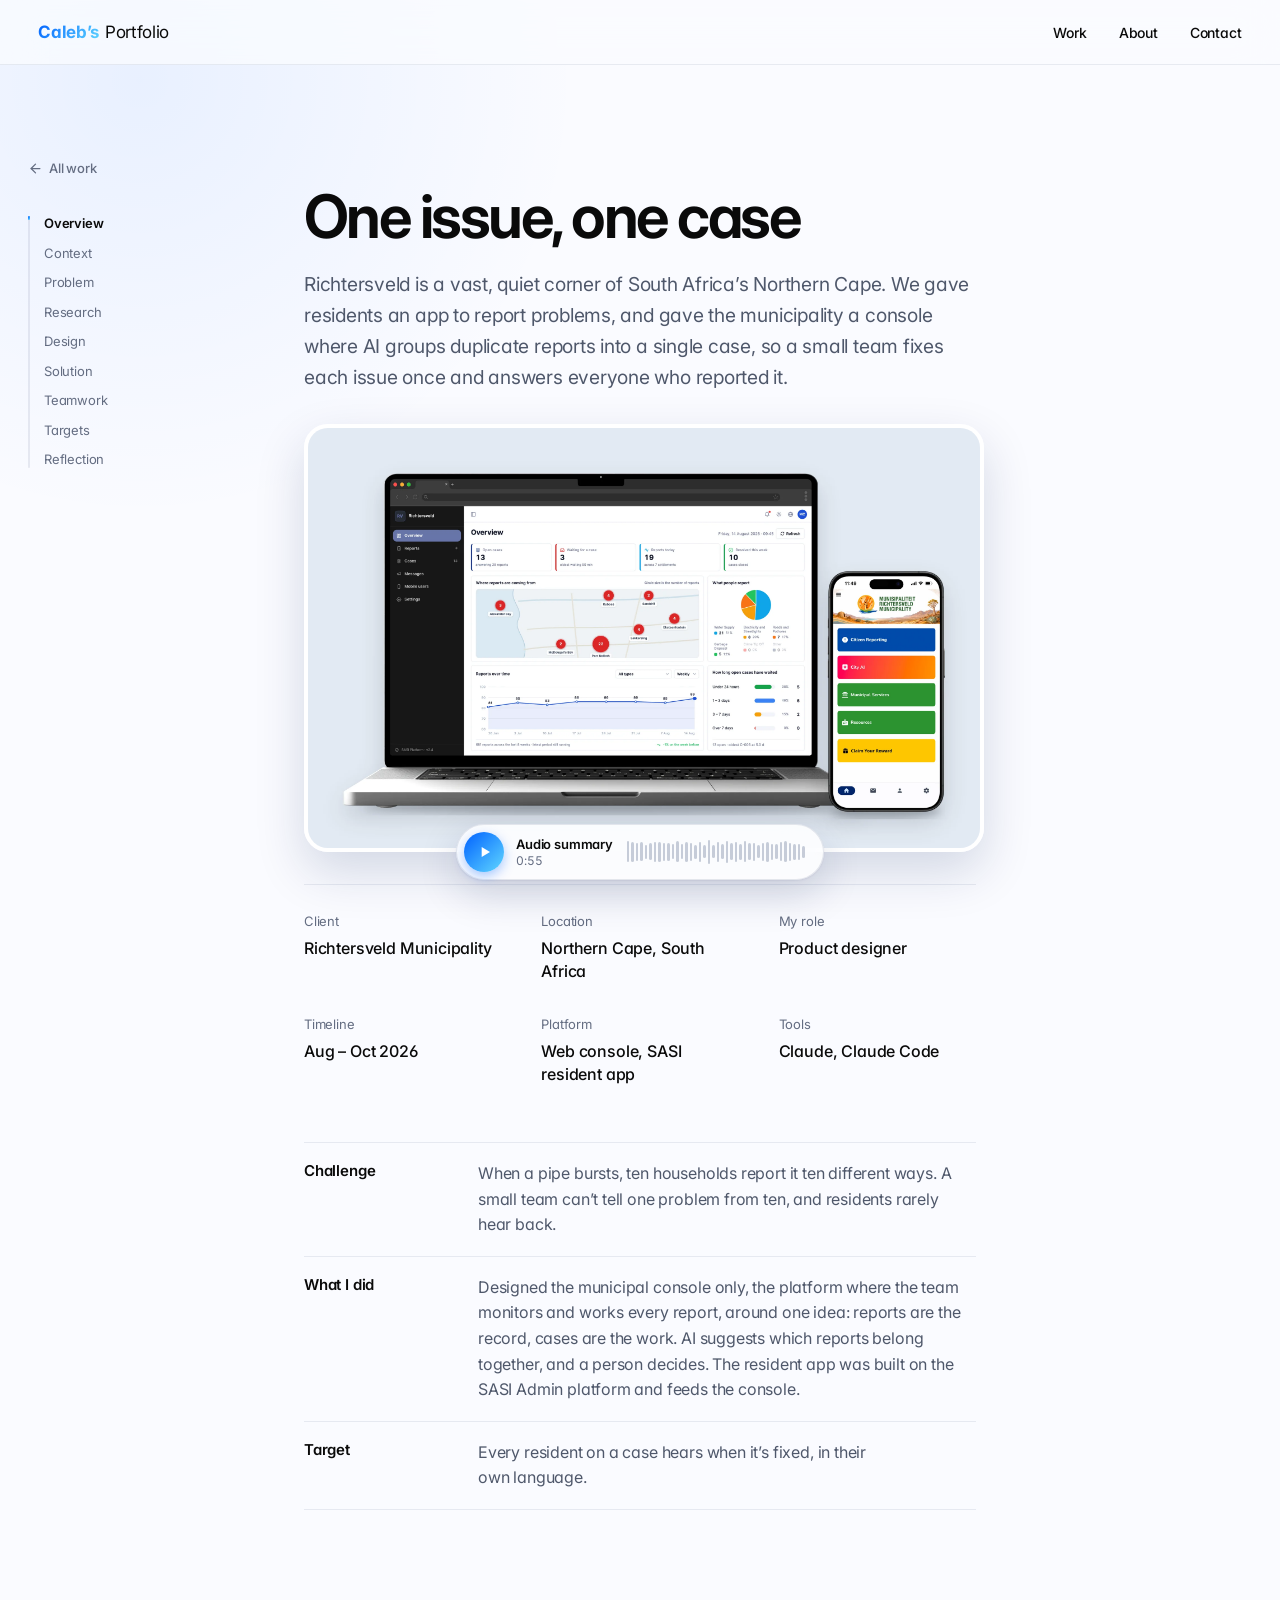
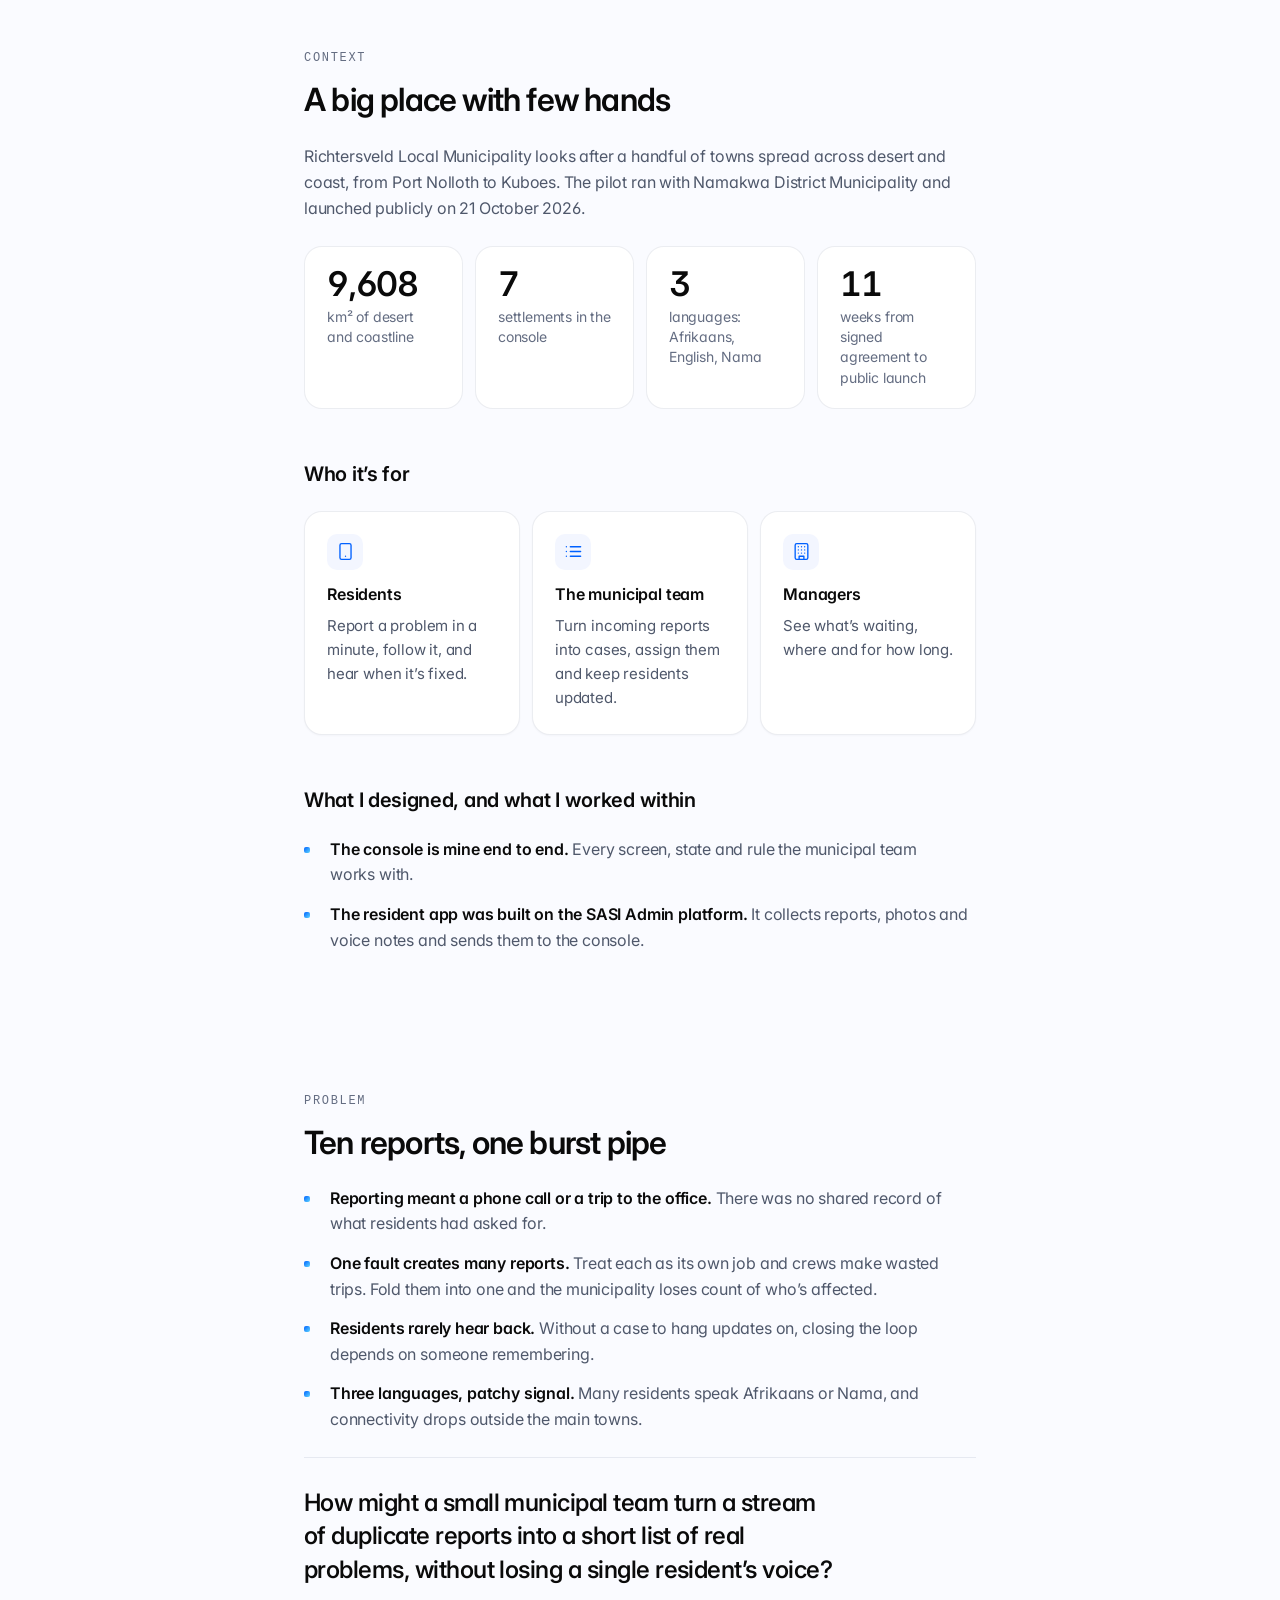
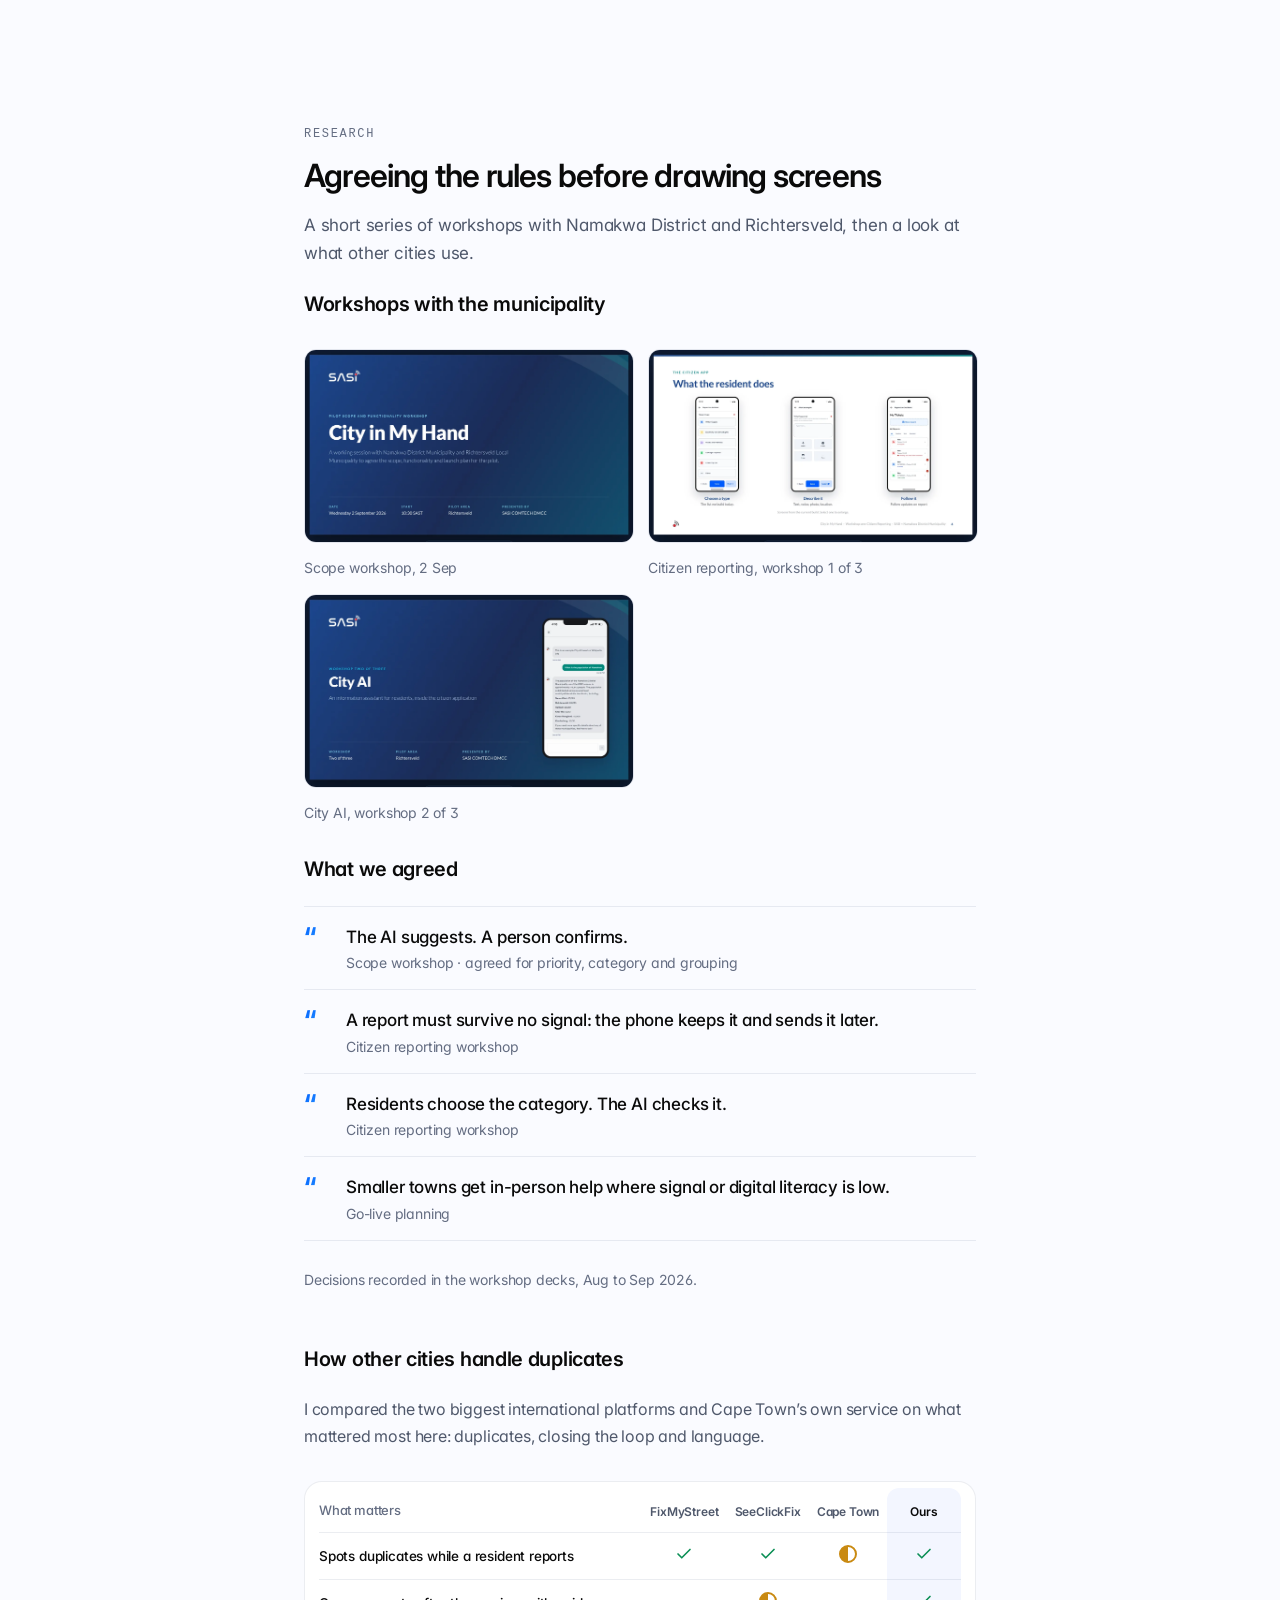
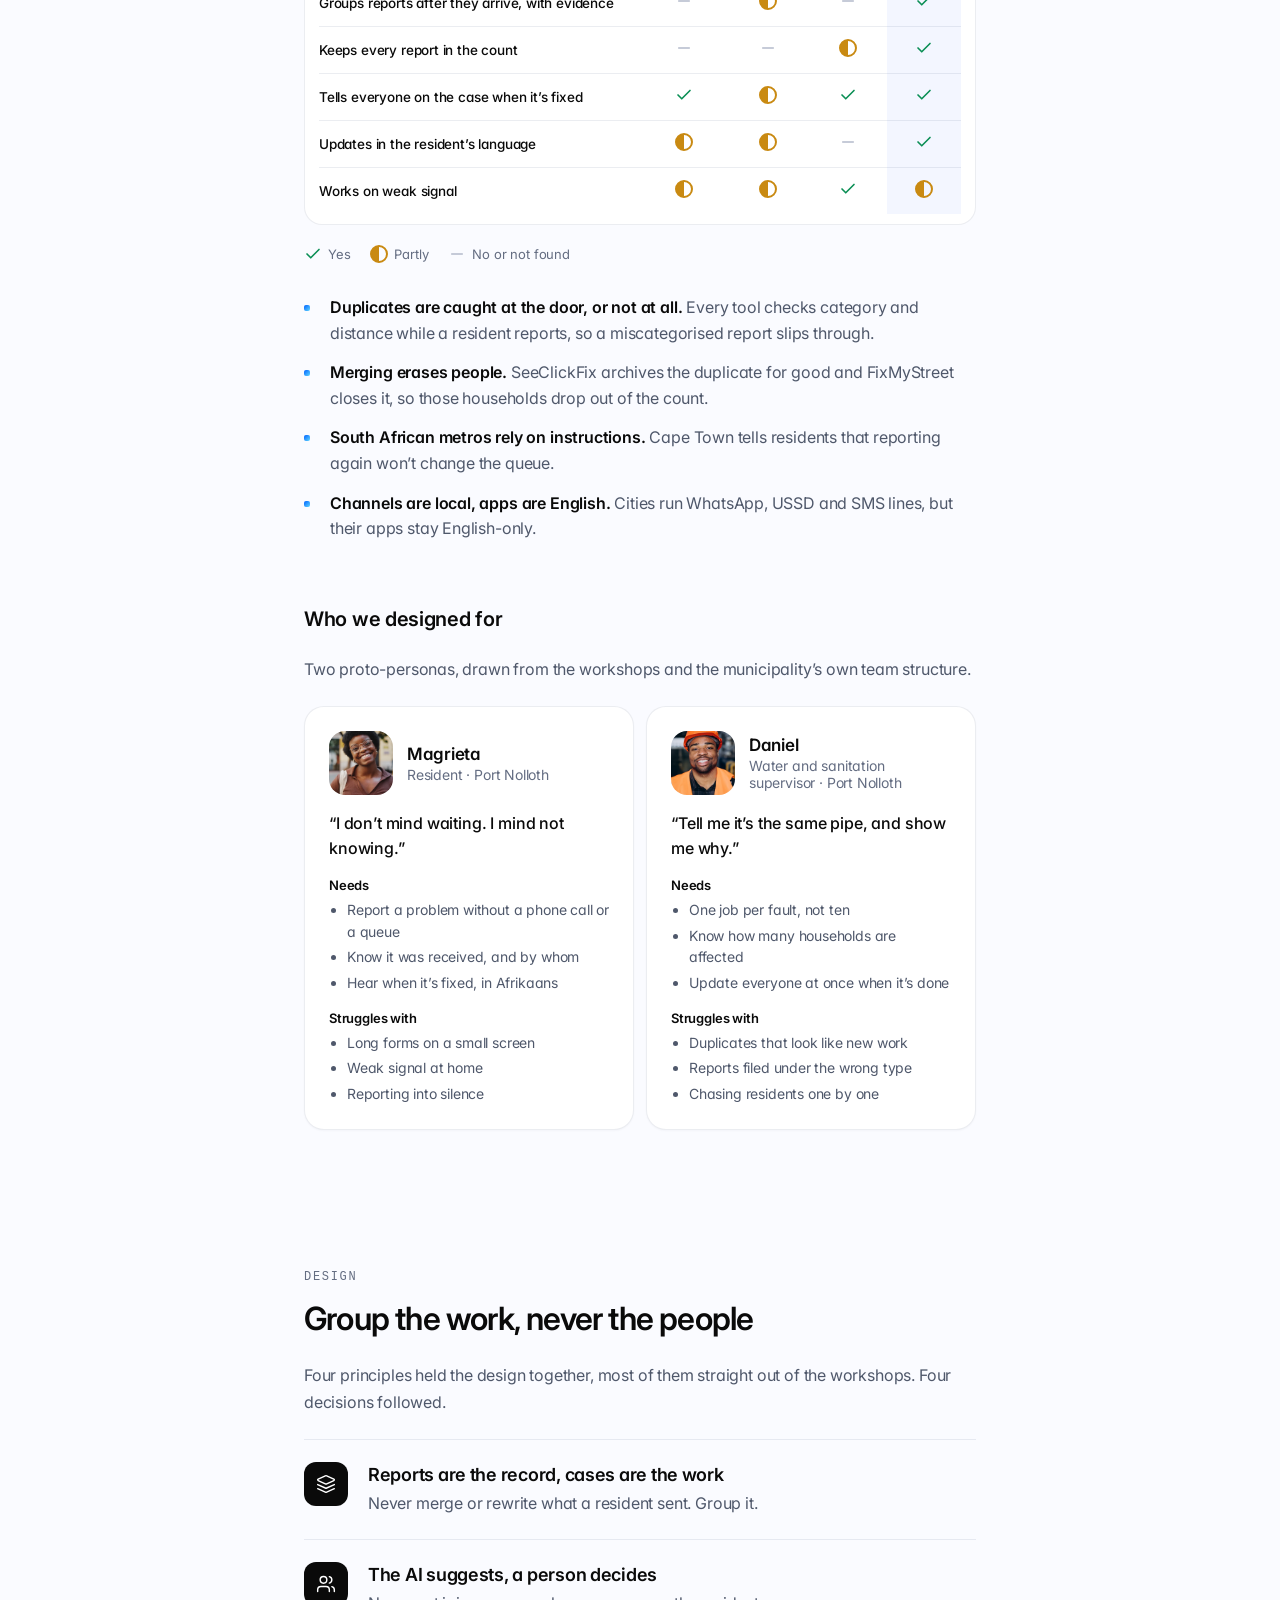
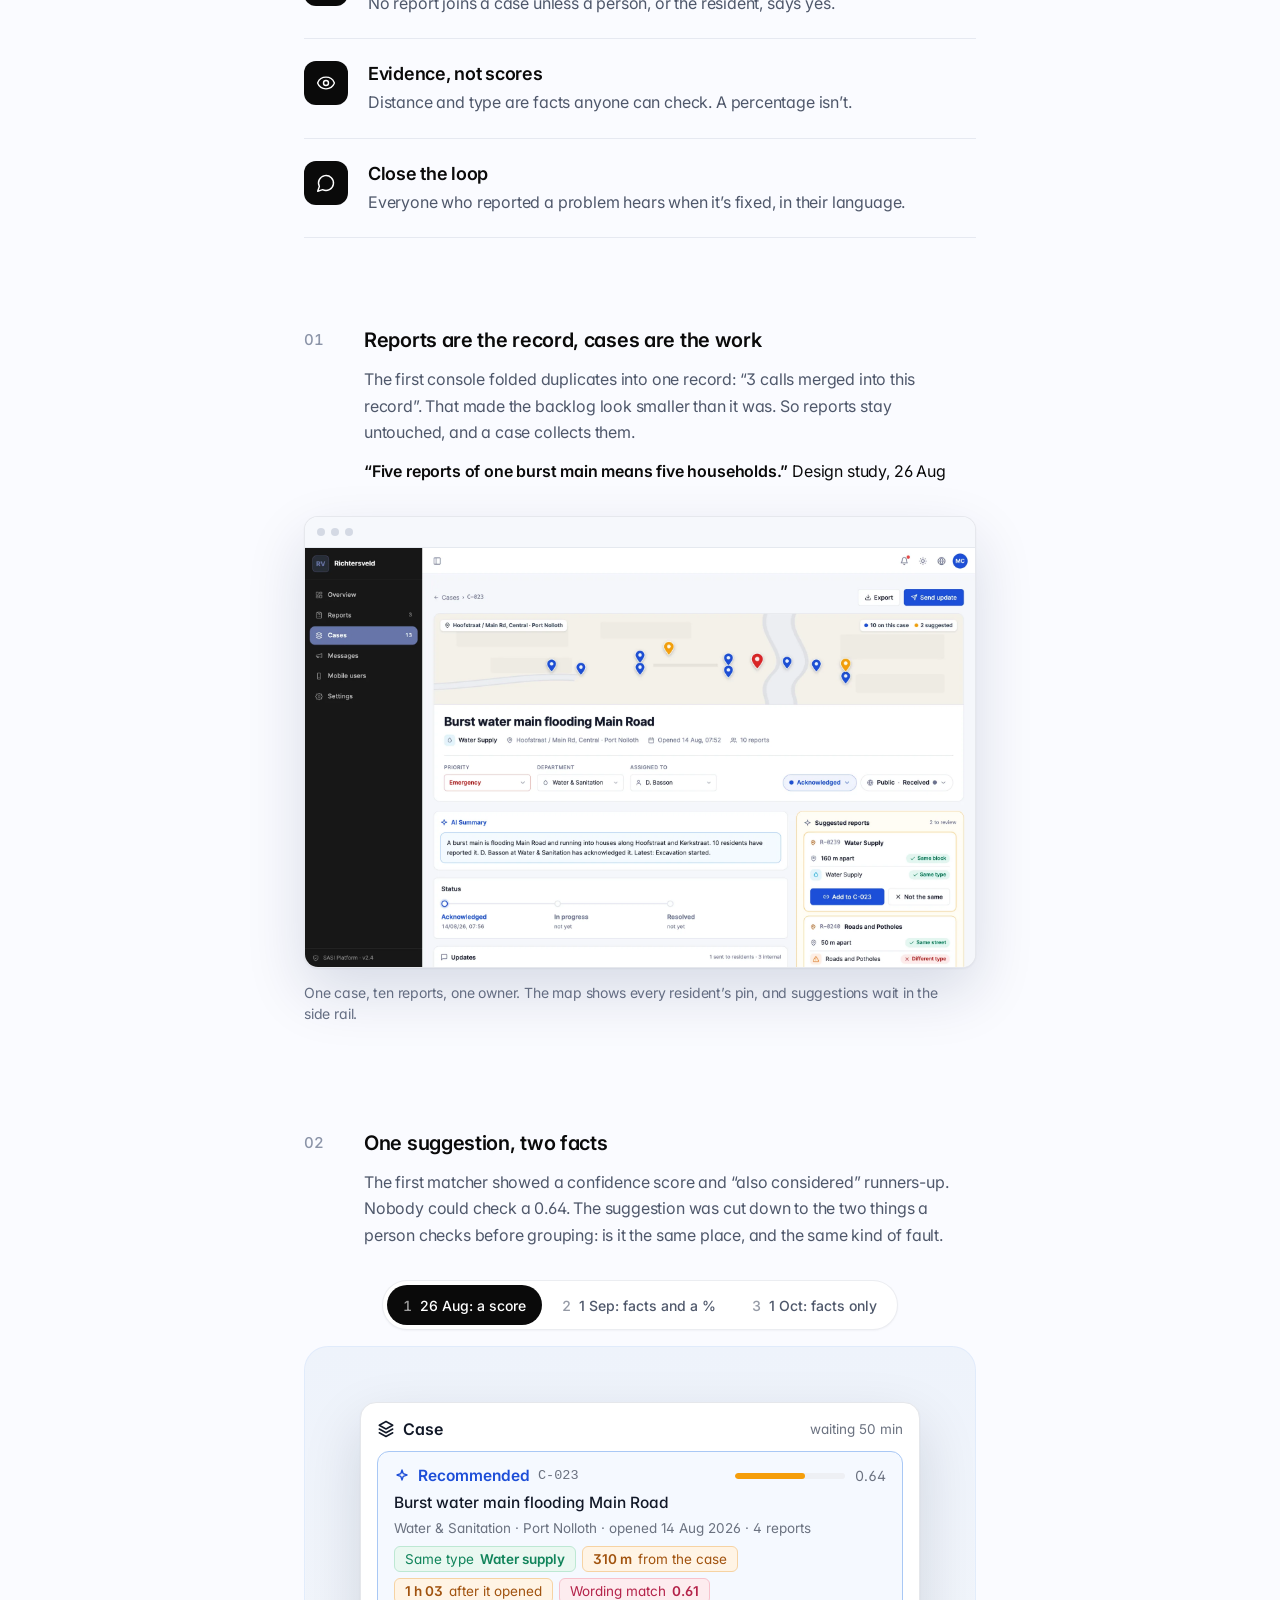
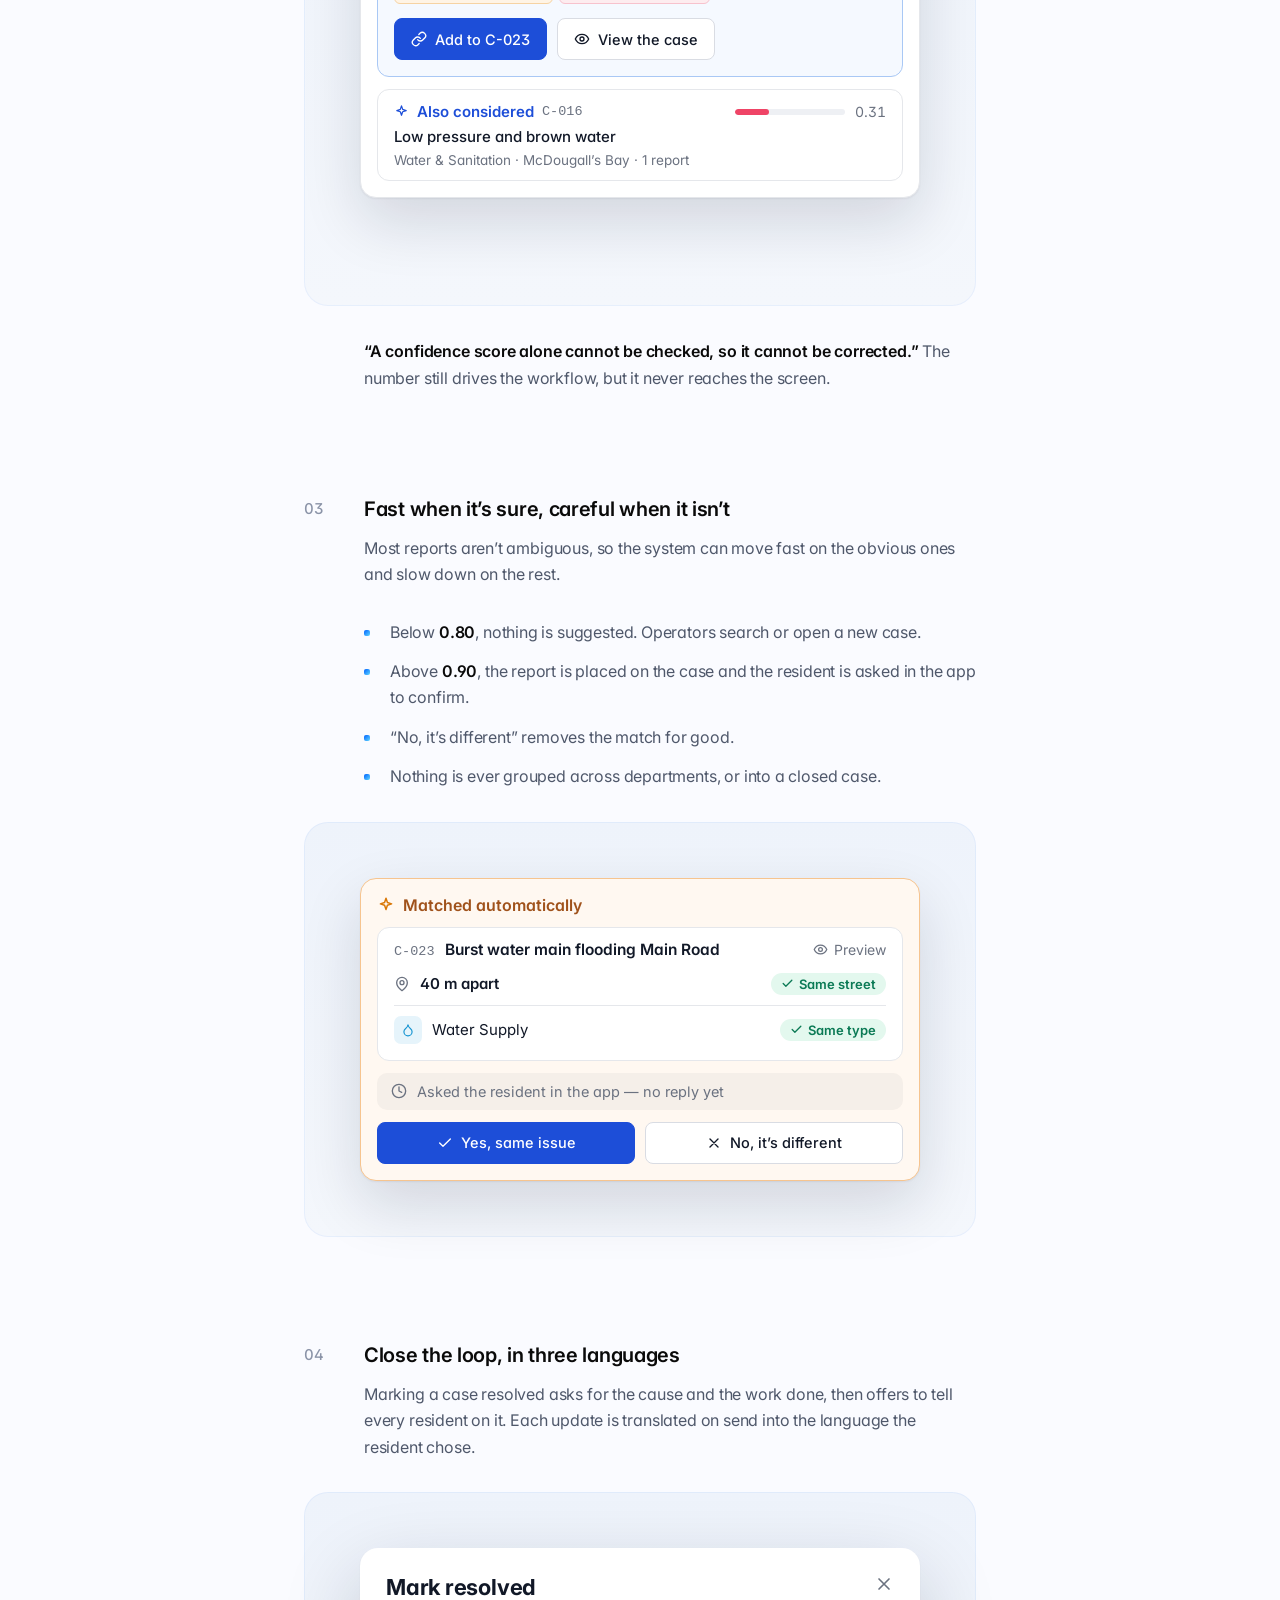
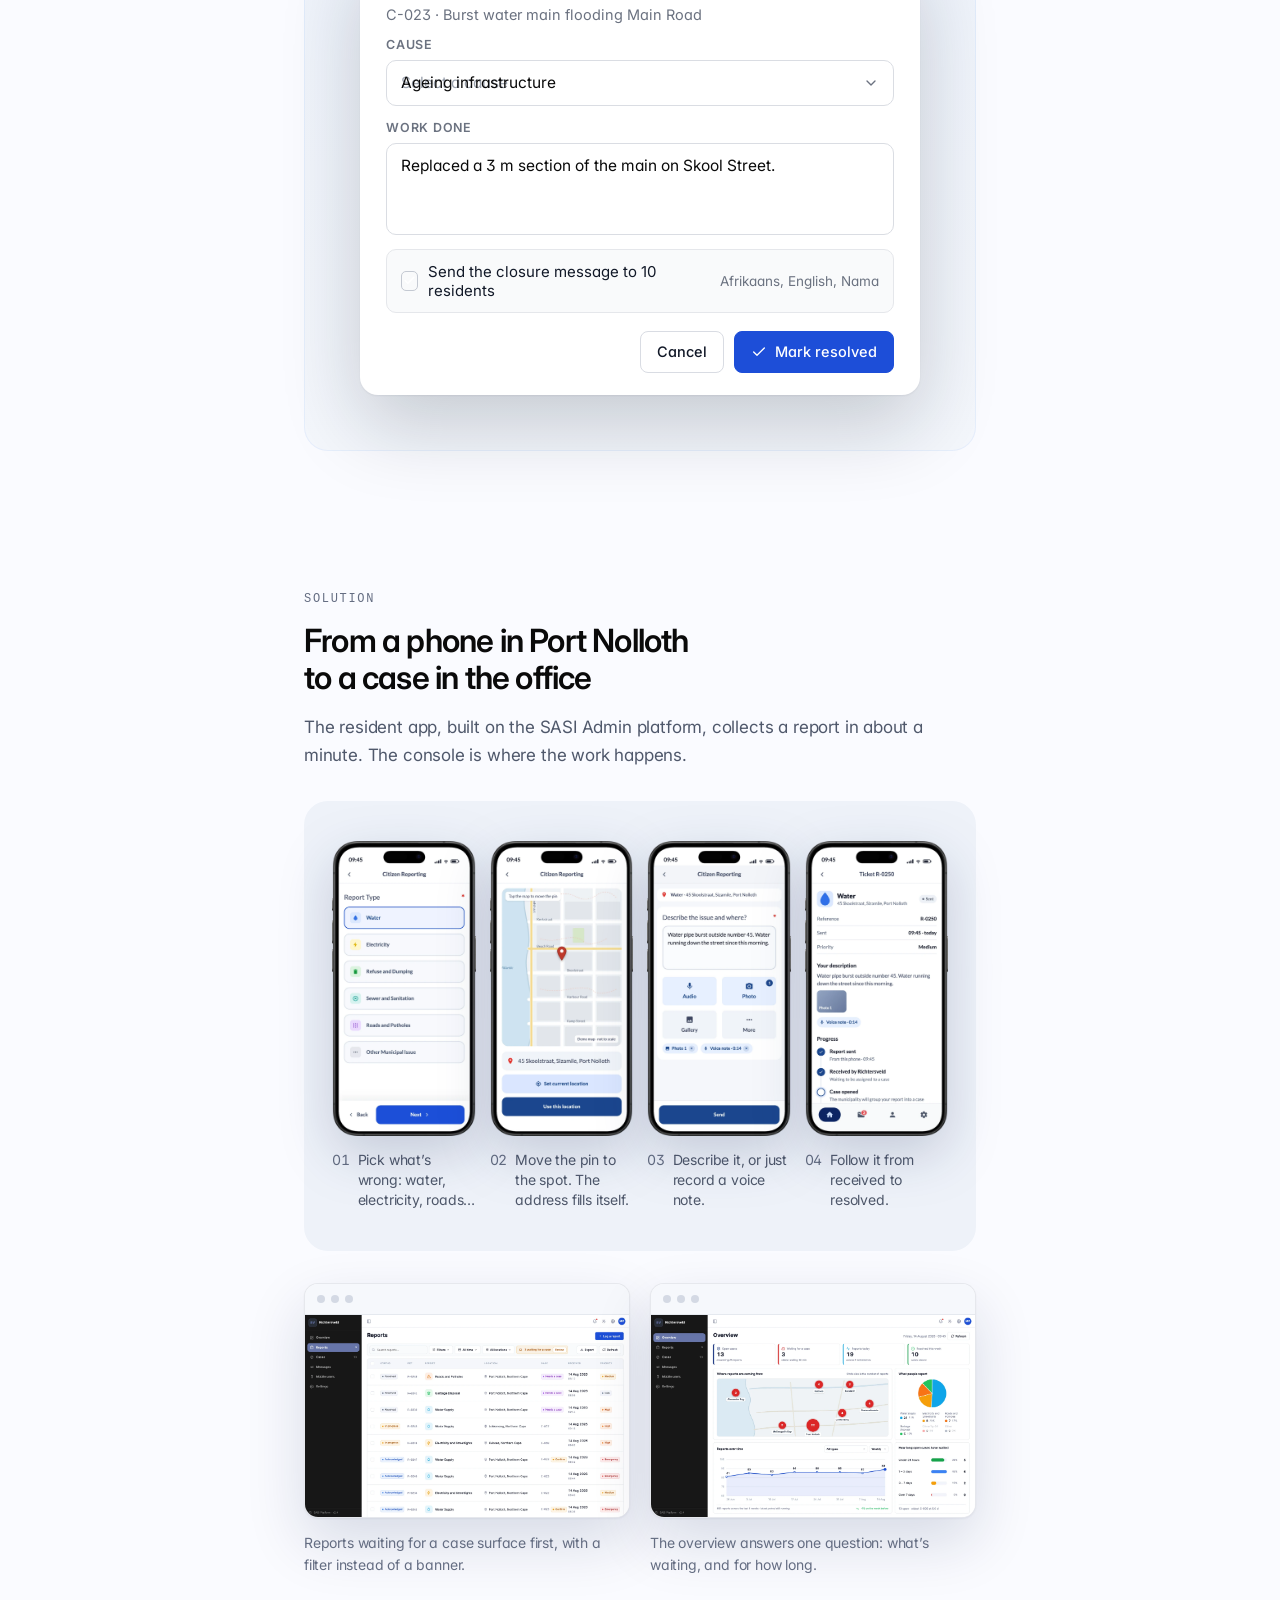
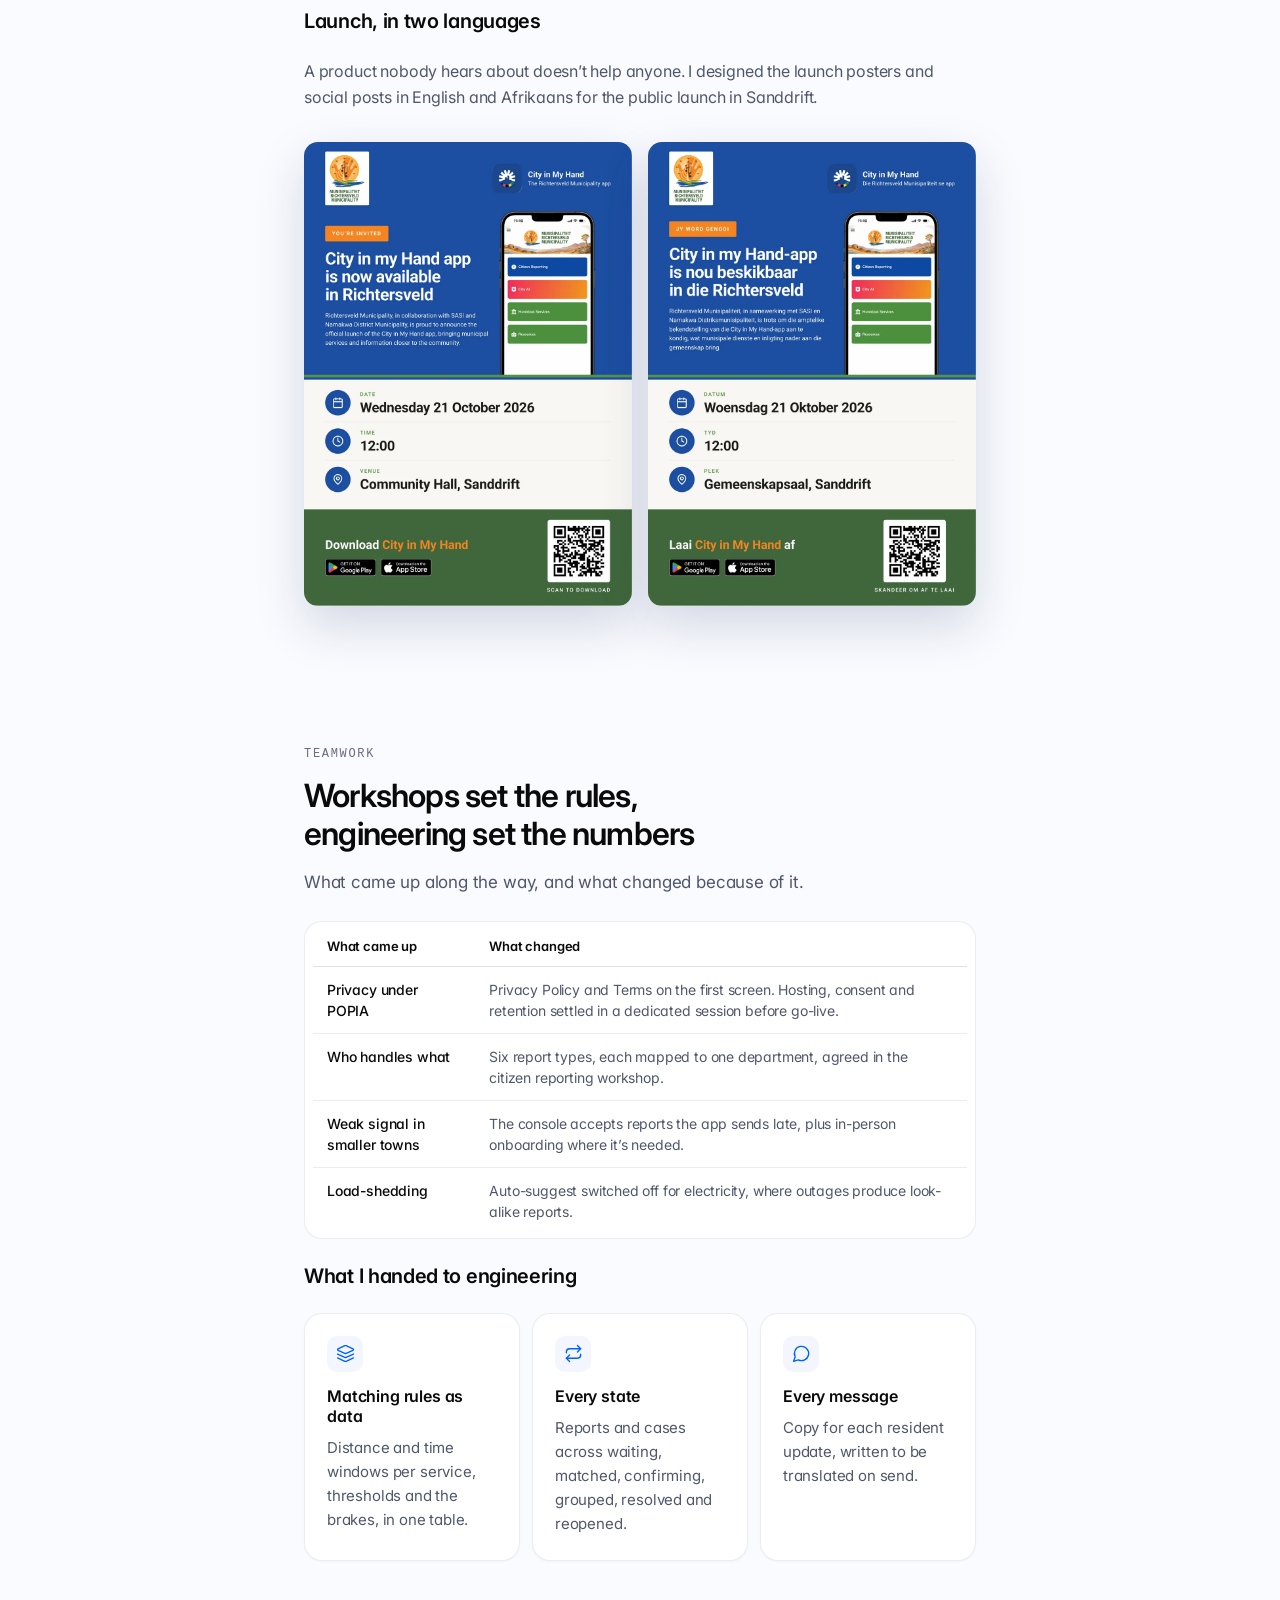
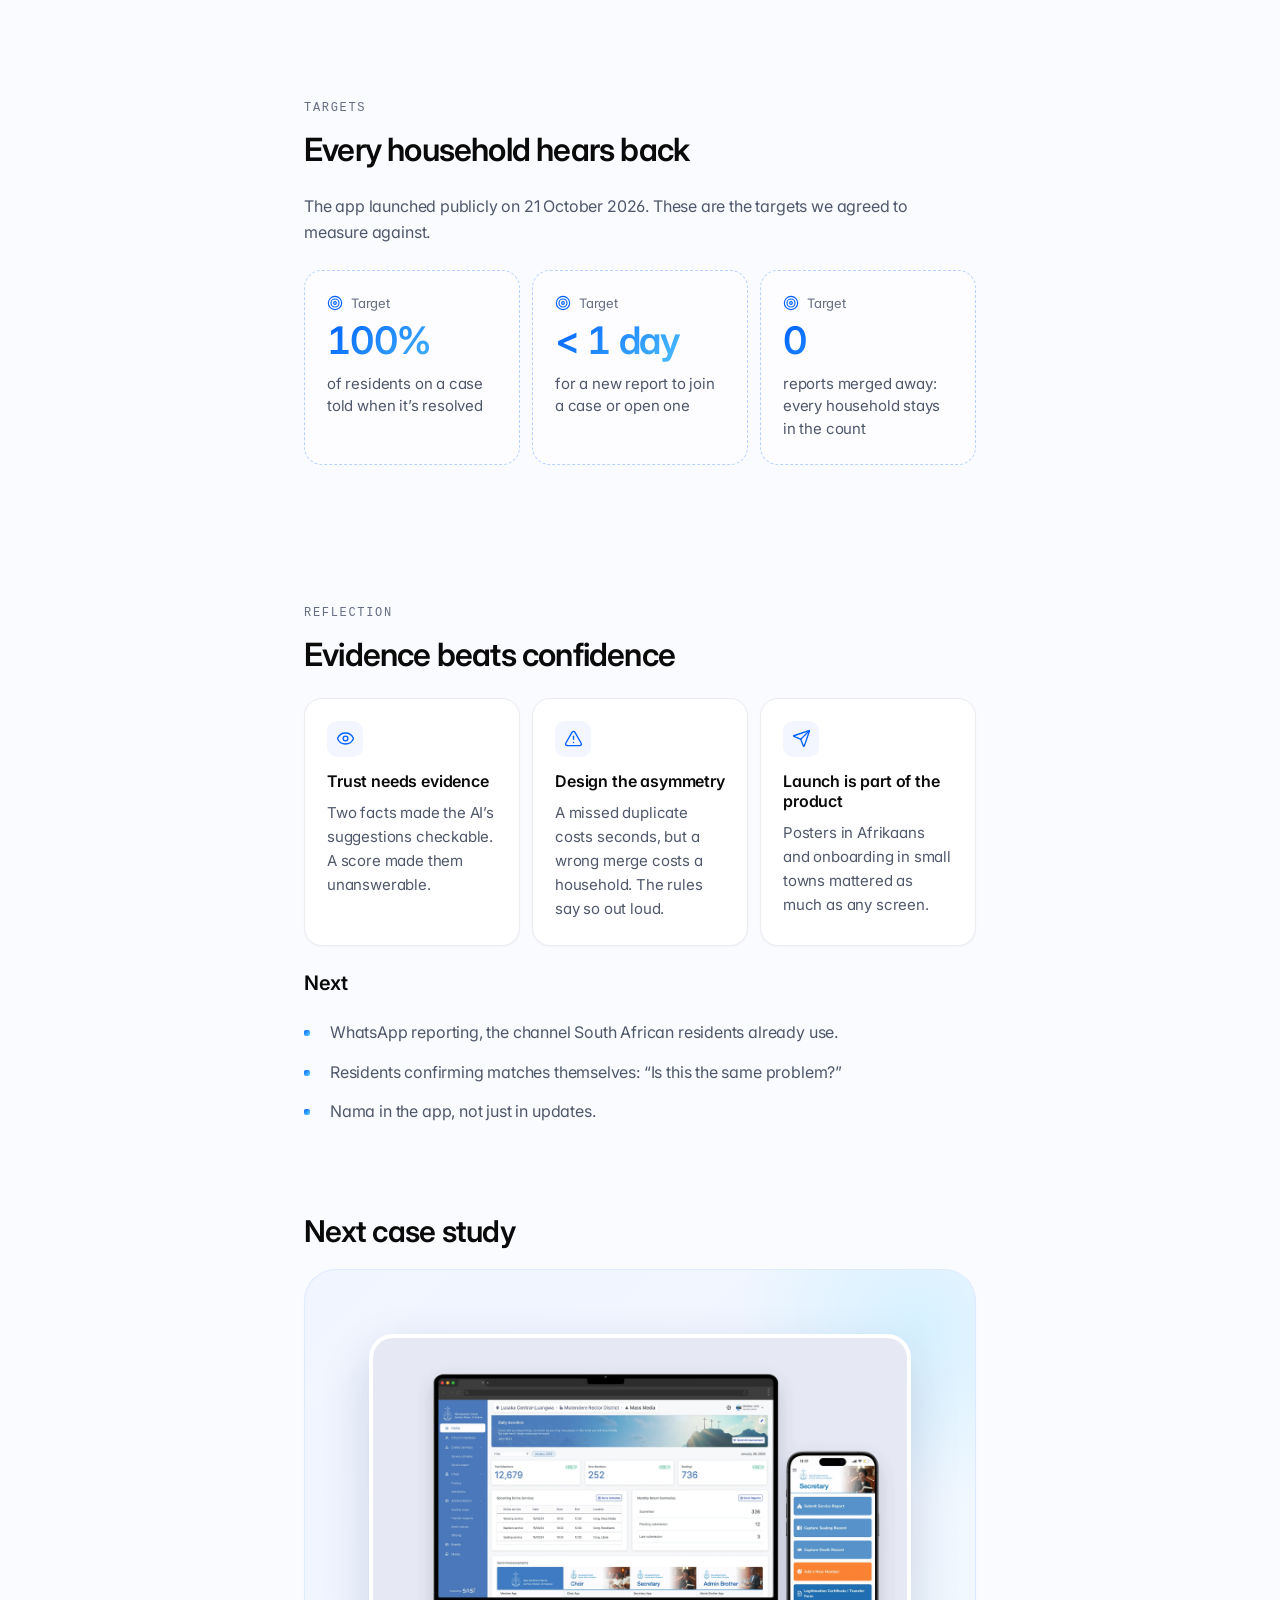
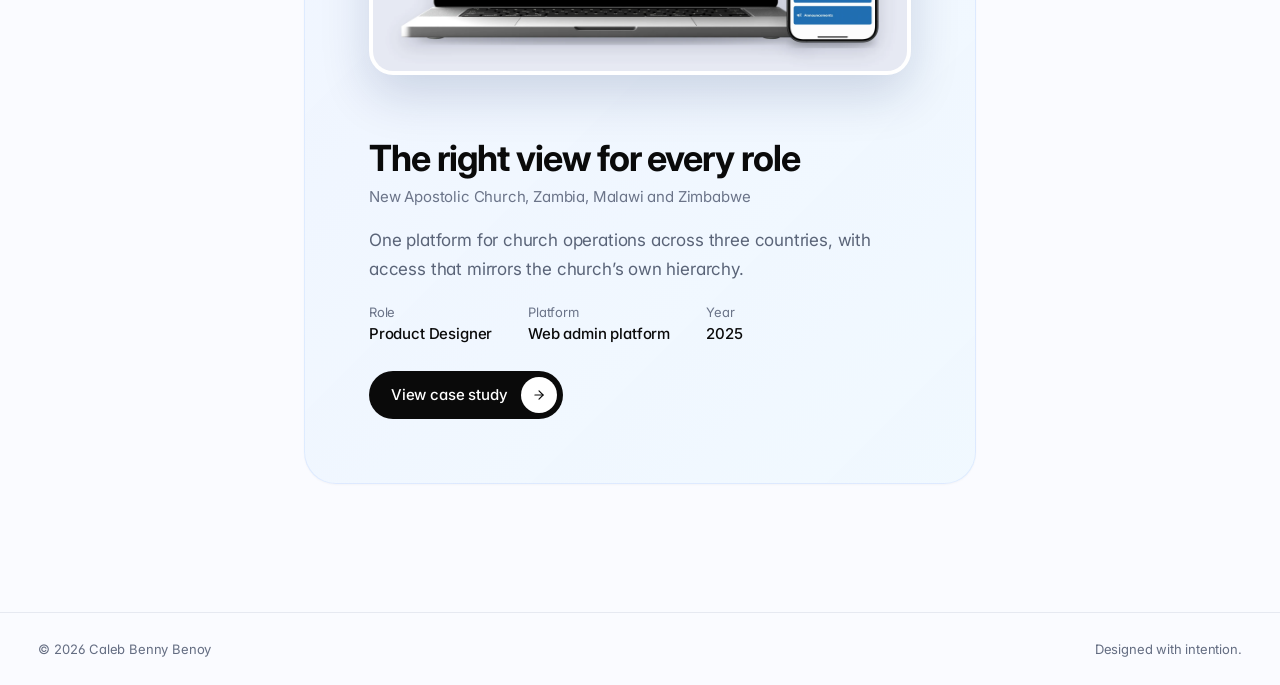
<file: richtersveld.html>
<!doctype html>
<html lang="en">
<head>
<meta charset="utf-8">
<meta name="viewport" content="width=device-width, initial-scale=1">
<title>Richtersveld case study, Caleb Benny Benoy</title>
<meta name="description" content="Richtersveld: one issue, one case. Case study by Caleb Benny Benoy.">
<meta property="og:title" content="Richtersveld case study, Caleb Benny Benoy">
<meta property="og:description" content="Richtersveld: one issue, one case. Case study by Caleb Benny Benoy.">
<meta property="og:image" content="assets/banner-rich.webp">
<link rel="icon" href="data:image/svg+xml,%3Csvg xmlns='http://www.w3.org/2000/svg' viewBox='0 0 32 32'%3E%3Cdefs%3E%3ClinearGradient id='g' x1='0' y1='0' x2='1' y2='1'%3E%3Cstop offset='0' stop-color='%230061FF'/%3E%3Cstop offset='1' stop-color='%2360D7FF'/%3E%3C/linearGradient%3E%3C/defs%3E%3Crect width='32' height='32' rx='9' fill='url(%23g)'/%3E%3Ctext x='16' y='22' font-family='Inter,Arial' font-size='17' font-weight='700' text-anchor='middle' fill='white'%3EC%3C/text%3E%3C/svg%3E">
<link rel="preconnect" href="https://fonts.googleapis.com">
<link href="https://fonts.googleapis.com/css2?family=Inter:opsz,wght@14..32,400..700&amp;display=swap" rel="stylesheet">
<style>
body{margin:0;background:#FAFBFF}
a{color:#0061FF}a:hover{color:#0050D4}
html{scroll-behavior:smooth}
::selection{background:rgba(0,97,255,.14)}
a:focus-visible,button:focus-visible,input:focus-visible{outline:2px solid #0061FF;outline-offset:3px;border-radius:8px}
.cs-wide{width:min(672px, calc(100% - 48px));margin-left:auto;margin-right:auto}
.cs-rail{display:block}
.cs-mbar{display:none}
.navlink{transition:opacity .2s}.navlink:hover{opacity:.55}
.toc-a{transition:color .25s ease}.toc-a:hover{color:#0A0A0A!important}
.back-a{transition:color .2s,gap .25s}.back-a:hover{color:#0A0A0A!important;gap:10px!important}
.next-card{transition:transform .5s cubic-bezier(.22,1,.36,1),box-shadow .5s}
.next-card:hover{transform:translateY(-3px);box-shadow:0 30px 80px rgba(10,30,80,.22)!important}
.next-card .arr{transition:transform .3s cubic-bezier(.22,1,.36,1)}.next-card:hover .arr{transform:translateX(4px)}
.cs{transition:transform .4s cubic-bezier(.22,1,.36,1),box-shadow .4s}
.cs:hover{transform:translateY(-4px);box-shadow:0 4px 12px rgba(0,97,255,.10),0 28px 70px rgba(0,97,255,.16)!important}
.cs .csi{transition:transform .6s cubic-bezier(.22,1,.36,1)}.cs:hover .csi{transform:scale(1.025)}
.cs .lnk{transition:background .25s,box-shadow .25s}.cs:hover .lnk{background:#0061FF!important;box-shadow:0 8px 22px rgba(0,97,255,.32)}
.cs .arr{transition:color .25s,transform .3s cubic-bezier(.22,1,.36,1)}
.cs:hover .arr{color:#0061FF!important;transform:translateX(3px)}
.pin{animation:pinPulse 2.8s ease-out infinite}
@keyframes pinPulse{0%{box-shadow:0 0 0 3px #fff,0 0 0 3px rgba(10,10,10,.35)}70%{box-shadow:0 0 0 3px #fff,0 0 0 14px rgba(10,10,10,0)}100%{box-shadow:0 0 0 3px #fff,0 0 0 3px rgba(10,10,10,0)}}
@keyframes rise{from{opacity:0;transform:translateY(18px)}to{opacity:1;transform:none}}
.au-btn{transition:transform .2s cubic-bezier(.22,1,.36,1)}.au-btn:hover{transform:scale(1.06)}
.au-bar{transition:background-color .2s}
.cmp-range::-webkit-slider-thumb{width:44px;height:100%}
@media (max-width:1180px){.cs-rail{display:none!important}.cs-mbar{display:block!important}.cs-wide{width:auto;margin-left:24px;margin-right:24px}}
@media (max-width:560px){.au-label{display:none!important}}
@media (prefers-reduced-motion: reduce){html{scroll-behavior:auto}.pin{animation:none}[data-anim]{animation:none!important;opacity:1!important;transform:none!important}}
.dnav{display:flex}.mnav{display:none}.mnav>summary{list-style:none;cursor:pointer}.mnav>summary::-webkit-details-marker{display:none}.mnav[open] .mi-open{display:none}.mnav:not([open]) .mi-close{display:none}.mnav-a{transition:background .2s}.mnav-a:hover{background:rgba(10,30,80,.04)}@media (max-width:640px){.dnav{display:none!important}.mnav{display:block}}@keyframes mkf903cde20{0.0%{transform:scaleX(0)}5.88%{transform:scaleX(0)}17.65%{transform:scaleX(1)}92.94%{transform:scaleX(1)}97.65%{transform:scaleX(0)}100.0%{transform:scaleX(0)}}@keyframes mk6cb9d8c62{0.0%{opacity:0;transform:scale(.6)}17.65%{opacity:0;transform:scale(.6)}20.24%{opacity:1;transform:scale(1.08)}21.88%{opacity:1;transform:scale(1)}92.94%{opacity:1;transform:scale(1)}97.65%{opacity:0;transform:scale(1)}100.0%{opacity:0;transform:scale(1)}}@keyframes mk0d0cafa0c{0.0%{opacity:0;transform:scale(.6)}20.59%{opacity:0;transform:scale(.6)}23.18%{opacity:1;transform:scale(1.08)}24.82%{opacity:1;transform:scale(1)}92.94%{opacity:1;transform:scale(1)}97.65%{opacity:0;transform:scale(1)}100.0%{opacity:0;transform:scale(1)}}@keyframes mkd1e49e8bc{0.0%{opacity:0;transform:scale(.6)}23.53%{opacity:0;transform:scale(.6)}26.12%{opacity:1;transform:scale(1.08)}27.76%{opacity:1;transform:scale(1)}92.94%{opacity:1;transform:scale(1)}97.65%{opacity:0;transform:scale(1)}100.0%{opacity:0;transform:scale(1)}}@keyframes mkf0c37ecaf{0.0%{opacity:0;transform:scale(.6)}26.47%{opacity:0;transform:scale(.6)}29.06%{opacity:1;transform:scale(1.08)}30.71%{opacity:1;transform:scale(1)}92.94%{opacity:1;transform:scale(1)}97.65%{opacity:0;transform:scale(1)}100.0%{opacity:0;transform:scale(1)}}@keyframes mkb4ab09789{0.0%{transform:scale(1);filter:none}61.18%{transform:scale(1);filter:none}62.59%{transform:scale(.95);filter:brightness(.88)}64.94%{transform:scale(1);filter:none}100.0%{transform:scale(1);filter:none}}@keyframes mk5baee60a2{0.0%{opacity:0;transform:translateY(6px)}34.12%{opacity:0;transform:translateY(6px)}38.24%{opacity:1;transform:none}92.94%{opacity:1;transform:none}97.65%{opacity:0;transform:none}100.0%{opacity:0;transform:none}}@keyframes mk75f4ef502{0.0%{transform:scaleX(0)}36.47%{transform:scaleX(0)}48.24%{transform:scaleX(1)}92.94%{transform:scaleX(1)}97.65%{transform:scaleX(0)}100.0%{transform:scaleX(0)}}@keyframes mk0efe2eab9{0.0%{opacity:0;transform:scale(.6)}25.33%{opacity:0;transform:scale(.6)}28.27%{opacity:1;transform:scale(1.08)}30.13%{opacity:1;transform:scale(1)}92.0%{opacity:1;transform:scale(1)}97.33%{opacity:0;transform:scale(1)}100.0%{opacity:0;transform:scale(1)}}@keyframes mk4c73320d8{0.0%{opacity:0;transform:scale(.6)}14.67%{opacity:0;transform:scale(.6)}17.6%{opacity:1;transform:scale(1.08)}19.47%{opacity:1;transform:scale(1)}92.0%{opacity:1;transform:scale(1)}97.33%{opacity:0;transform:scale(1)}100.0%{opacity:0;transform:scale(1)}}@keyframes mkb2893a575{0.0%{opacity:0;transform:scale(.6)}20.0%{opacity:0;transform:scale(.6)}22.93%{opacity:1;transform:scale(1.08)}24.8%{opacity:1;transform:scale(1)}92.0%{opacity:1;transform:scale(1)}97.33%{opacity:0;transform:scale(1)}100.0%{opacity:0;transform:scale(1)}}@keyframes mk5917ade5a{0.0%{transform:scale(1);filter:none}42.67%{transform:scale(1);filter:none}44.27%{transform:scale(.95);filter:brightness(.88)}46.93%{transform:scale(1);filter:none}100.0%{transform:scale(1);filter:none}}@keyframes mke00a41e91{0.0%{opacity:0;transform:scale(.6)}12.5%{opacity:0;transform:scale(.6)}15.25%{opacity:1;transform:scale(1.08)}17.0%{opacity:1;transform:scale(1)}92.5%{opacity:1;transform:scale(1)}97.5%{opacity:0;transform:scale(1)}100.0%{opacity:0;transform:scale(1)}}@keyframes mk1c074fae1{0.0%{opacity:0;transform:scale(.6)}16.88%{opacity:0;transform:scale(.6)}19.62%{opacity:1;transform:scale(1.08)}21.38%{opacity:1;transform:scale(1)}92.5%{opacity:1;transform:scale(1)}97.5%{opacity:0;transform:scale(1)}100.0%{opacity:0;transform:scale(1)}}@keyframes mk01657904c{0.0%{opacity:0;transform:translateY(6px)}25.0%{opacity:0;transform:translateY(6px)}29.38%{opacity:1;transform:none}92.5%{opacity:1;transform:none}97.5%{opacity:0;transform:none}100.0%{opacity:0;transform:none}}@keyframes mk327f84fb5{0.0%{opacity:.35}50.0%{opacity:1}100.0%{opacity:.35}}@keyframes mk81adc3659{0.0%{opacity:.35}50.0%{opacity:1}100.0%{opacity:.35}}@keyframes mk169581d51{0.0%{opacity:0;transform:translateY(10px)}5.0%{opacity:0;transform:translateY(10px)}9.38%{opacity:1;transform:none}92.5%{opacity:1;transform:none}97.5%{opacity:0;transform:none}100.0%{opacity:0;transform:none}}@keyframes mkb47791cf4{0.0%{transform:scale(1);filter:none}57.5%{transform:scale(1);filter:none}59.0%{transform:scale(.95);filter:brightness(.88)}61.5%{transform:scale(1);filter:none}100.0%{transform:scale(1);filter:none}}@keyframes mk52805b987{0.0%{opacity:0;transform:translateY(3px)}49.0%{opacity:0;transform:translateY(3px)}52.5%{opacity:1;transform:none}94.0%{opacity:1;transform:none}98.0%{opacity:0;transform:none}100.0%{opacity:0;transform:none}}@keyframes mk8042bad67{0.0%{opacity:0;transform:translateY(3px)}50.8%{opacity:0;transform:translateY(3px)}54.3%{opacity:1;transform:none}94.0%{opacity:1;transform:none}98.0%{opacity:0;transform:none}100.0%{opacity:0;transform:none}}@keyframes mk676217a6a{0.0%{opacity:0;transform:translateY(3px)}52.6%{opacity:0;transform:translateY(3px)}56.1%{opacity:1;transform:none}94.0%{opacity:1;transform:none}98.0%{opacity:0;transform:none}100.0%{opacity:0;transform:none}}@keyframes mk68bc9d10f{0.0%{border-color:#DADDE3;box-shadow:0 0 0 0 rgba(0,0,0,0)}6.0%{border-color:#DADDE3;box-shadow:0 0 0 0 rgba(0,0,0,0)}7.5%{border-color:#1D4ED8;box-shadow:0 0 0 3px #1D4ED822}14.0%{border-color:#1D4ED8;box-shadow:0 0 0 3px #1D4ED822}16.0%{border-color:#DADDE3;box-shadow:0 0 0 0 rgba(0,0,0,0)}100.0%{border-color:#DADDE3;box-shadow:0 0 0 0 rgba(0,0,0,0)}}@keyframes mk5894aabe4{0.0%{opacity:1}11.0%{opacity:1}12.5%{opacity:0}94.0%{opacity:0}98.0%{opacity:1}100.0%{opacity:1}}@keyframes mk729033aab{0.0%{opacity:0;transform:translateY(0px)}11.0%{opacity:0;transform:translateY(0px)}13.0%{opacity:1;transform:none}94.0%{opacity:1;transform:none}98.0%{opacity:0;transform:none}100.0%{opacity:0;transform:none}}@keyframes mked87512a8{0.0%{border-color:#DADDE3;box-shadow:0 0 0 0 rgba(0,0,0,0)}16.0%{border-color:#DADDE3;box-shadow:0 0 0 0 rgba(0,0,0,0)}17.5%{border-color:#1D4ED8;box-shadow:0 0 0 3px #1D4ED822}44.0%{border-color:#1D4ED8;box-shadow:0 0 0 3px #1D4ED822}46.0%{border-color:#DADDE3;box-shadow:0 0 0 0 rgba(0,0,0,0)}100.0%{border-color:#DADDE3;box-shadow:0 0 0 0 rgba(0,0,0,0)}}@keyframes mkdd830048a{0.0%{opacity:0}18.0%{opacity:0}18.1%{opacity:1}94.0%{opacity:1}98.0%{opacity:0}100.0%{opacity:0}}@keyframes mk435b2f8ba{0.0%{opacity:0}18.47%{opacity:0}18.57%{opacity:1}94.0%{opacity:1}98.0%{opacity:0}100.0%{opacity:0}}@keyframes mk950415d0e{0.0%{opacity:0}18.94%{opacity:0}19.04%{opacity:1}94.0%{opacity:1}98.0%{opacity:0}100.0%{opacity:0}}@keyframes mk50916d4b3{0.0%{opacity:0}19.41%{opacity:0}19.51%{opacity:1}94.0%{opacity:1}98.0%{opacity:0}100.0%{opacity:0}}@keyframes mkb575b309c{0.0%{opacity:0}19.88%{opacity:0}19.98%{opacity:1}94.0%{opacity:1}98.0%{opacity:0}100.0%{opacity:0}}@keyframes mk1e0a68aa7{0.0%{opacity:0}20.35%{opacity:0}20.45%{opacity:1}94.0%{opacity:1}98.0%{opacity:0}100.0%{opacity:0}}@keyframes mk33f23f1f1{0.0%{opacity:0}20.82%{opacity:0}20.92%{opacity:1}94.0%{opacity:1}98.0%{opacity:0}100.0%{opacity:0}}@keyframes mkf86ac6627{0.0%{opacity:0}21.29%{opacity:0}21.39%{opacity:1}94.0%{opacity:1}98.0%{opacity:0}100.0%{opacity:0}}@keyframes mk1ff3a0caf{0.0%{opacity:0}21.76%{opacity:0}21.86%{opacity:1}94.0%{opacity:1}98.0%{opacity:0}100.0%{opacity:0}}@keyframes mk5c9975831{0.0%{opacity:0}22.24%{opacity:0}22.34%{opacity:1}94.0%{opacity:1}98.0%{opacity:0}100.0%{opacity:0}}@keyframes mkee64bbc8a{0.0%{opacity:0}22.71%{opacity:0}22.81%{opacity:1}94.0%{opacity:1}98.0%{opacity:0}100.0%{opacity:0}}@keyframes mk75e022479{0.0%{opacity:0}23.18%{opacity:0}23.28%{opacity:1}94.0%{opacity:1}98.0%{opacity:0}100.0%{opacity:0}}@keyframes mk6815389a3{0.0%{opacity:0}23.65%{opacity:0}23.75%{opacity:1}94.0%{opacity:1}98.0%{opacity:0}100.0%{opacity:0}}@keyframes mk3fd38b9da{0.0%{opacity:0}24.12%{opacity:0}24.22%{opacity:1}94.0%{opacity:1}98.0%{opacity:0}100.0%{opacity:0}}@keyframes mk52d724140{0.0%{opacity:0}24.59%{opacity:0}24.69%{opacity:1}94.0%{opacity:1}98.0%{opacity:0}100.0%{opacity:0}}@keyframes mkb3a17bbef{0.0%{opacity:0}25.06%{opacity:0}25.16%{opacity:1}94.0%{opacity:1}98.0%{opacity:0}100.0%{opacity:0}}@keyframes mke0b6006a9{0.0%{opacity:0}25.53%{opacity:0}25.63%{opacity:1}94.0%{opacity:1}98.0%{opacity:0}100.0%{opacity:0}}@keyframes mk7df779442{0.0%{opacity:0}26.0%{opacity:0}26.1%{opacity:1}94.0%{opacity:1}98.0%{opacity:0}100.0%{opacity:0}}@keyframes mk731e74d60{0.0%{opacity:0}26.47%{opacity:0}26.57%{opacity:1}94.0%{opacity:1}98.0%{opacity:0}100.0%{opacity:0}}@keyframes mka276752b1{0.0%{opacity:0}26.94%{opacity:0}27.04%{opacity:1}94.0%{opacity:1}98.0%{opacity:0}100.0%{opacity:0}}@keyframes mk8cc315614{0.0%{opacity:0}27.41%{opacity:0}27.51%{opacity:1}94.0%{opacity:1}98.0%{opacity:0}100.0%{opacity:0}}@keyframes mk9f0472723{0.0%{opacity:0}27.88%{opacity:0}27.98%{opacity:1}94.0%{opacity:1}98.0%{opacity:0}100.0%{opacity:0}}@keyframes mke8e4679e2{0.0%{opacity:0}28.35%{opacity:0}28.45%{opacity:1}94.0%{opacity:1}98.0%{opacity:0}100.0%{opacity:0}}@keyframes mk71790414a{0.0%{opacity:0}28.82%{opacity:0}28.92%{opacity:1}94.0%{opacity:1}98.0%{opacity:0}100.0%{opacity:0}}@keyframes mke273d13ee{0.0%{opacity:0}29.29%{opacity:0}29.39%{opacity:1}94.0%{opacity:1}98.0%{opacity:0}100.0%{opacity:0}}@keyframes mk99c844463{0.0%{opacity:0}29.76%{opacity:0}29.86%{opacity:1}94.0%{opacity:1}98.0%{opacity:0}100.0%{opacity:0}}@keyframes mk9694d6164{0.0%{opacity:0}30.24%{opacity:0}30.34%{opacity:1}94.0%{opacity:1}98.0%{opacity:0}100.0%{opacity:0}}@keyframes mka2f17953f{0.0%{opacity:0}30.71%{opacity:0}30.81%{opacity:1}94.0%{opacity:1}98.0%{opacity:0}100.0%{opacity:0}}@keyframes mk68ab63659{0.0%{opacity:0}31.18%{opacity:0}31.28%{opacity:1}94.0%{opacity:1}98.0%{opacity:0}100.0%{opacity:0}}@keyframes mkcded90451{0.0%{opacity:0}31.65%{opacity:0}31.75%{opacity:1}94.0%{opacity:1}98.0%{opacity:0}100.0%{opacity:0}}@keyframes mk1dd189726{0.0%{opacity:0}32.12%{opacity:0}32.22%{opacity:1}94.0%{opacity:1}98.0%{opacity:0}100.0%{opacity:0}}@keyframes mkd2a5d3957{0.0%{opacity:0}32.59%{opacity:0}32.69%{opacity:1}94.0%{opacity:1}98.0%{opacity:0}100.0%{opacity:0}}@keyframes mkad1444cb6{0.0%{opacity:0}33.06%{opacity:0}33.16%{opacity:1}94.0%{opacity:1}98.0%{opacity:0}100.0%{opacity:0}}@keyframes mkfffe6be54{0.0%{opacity:0}33.53%{opacity:0}33.63%{opacity:1}94.0%{opacity:1}98.0%{opacity:0}100.0%{opacity:0}}@keyframes mk155707295{0.0%{opacity:0}34.0%{opacity:0}34.1%{opacity:1}94.0%{opacity:1}98.0%{opacity:0}100.0%{opacity:0}}@keyframes mk3e7e2cd08{0.0%{opacity:0}34.47%{opacity:0}34.57%{opacity:1}94.0%{opacity:1}98.0%{opacity:0}100.0%{opacity:0}}@keyframes mke709dba8a{0.0%{opacity:0}34.94%{opacity:0}35.04%{opacity:1}94.0%{opacity:1}98.0%{opacity:0}100.0%{opacity:0}}@keyframes mk714144b93{0.0%{opacity:0}35.41%{opacity:0}35.51%{opacity:1}94.0%{opacity:1}98.0%{opacity:0}100.0%{opacity:0}}@keyframes mk040fa5127{0.0%{opacity:0}35.88%{opacity:0}35.98%{opacity:1}94.0%{opacity:1}98.0%{opacity:0}100.0%{opacity:0}}@keyframes mk69532a755{0.0%{opacity:0}36.35%{opacity:0}36.45%{opacity:1}94.0%{opacity:1}98.0%{opacity:0}100.0%{opacity:0}}@keyframes mk32f27ca8c{0.0%{opacity:0}36.82%{opacity:0}36.92%{opacity:1}94.0%{opacity:1}98.0%{opacity:0}100.0%{opacity:0}}@keyframes mk29173f2b7{0.0%{opacity:0}37.29%{opacity:0}37.39%{opacity:1}94.0%{opacity:1}98.0%{opacity:0}100.0%{opacity:0}}@keyframes mk1e83b04ac{0.0%{opacity:0}37.76%{opacity:0}37.86%{opacity:1}94.0%{opacity:1}98.0%{opacity:0}100.0%{opacity:0}}@keyframes mk4cb2e5fb0{0.0%{opacity:0}38.24%{opacity:0}38.34%{opacity:1}94.0%{opacity:1}98.0%{opacity:0}100.0%{opacity:0}}@keyframes mk2e23b7738{0.0%{opacity:0}38.71%{opacity:0}38.81%{opacity:1}94.0%{opacity:1}98.0%{opacity:0}100.0%{opacity:0}}@keyframes mk1dc24ce9a{0.0%{opacity:0}39.18%{opacity:0}39.28%{opacity:1}94.0%{opacity:1}98.0%{opacity:0}100.0%{opacity:0}}@keyframes mk33cd25a5d{0.0%{opacity:0}39.65%{opacity:0}39.75%{opacity:1}94.0%{opacity:1}98.0%{opacity:0}100.0%{opacity:0}}@keyframes mk81b6f8f29{0.0%{opacity:0}40.12%{opacity:0}40.22%{opacity:1}94.0%{opacity:1}98.0%{opacity:0}100.0%{opacity:0}}@keyframes mk8c0d807a8{0.0%{opacity:0}40.59%{opacity:0}40.69%{opacity:1}94.0%{opacity:1}98.0%{opacity:0}100.0%{opacity:0}}@keyframes mk75271c2cb{0.0%{opacity:0}41.06%{opacity:0}41.16%{opacity:1}94.0%{opacity:1}98.0%{opacity:0}100.0%{opacity:0}}@keyframes mk1a7056795{0.0%{opacity:0}41.53%{opacity:0}41.63%{opacity:1}94.0%{opacity:1}98.0%{opacity:0}100.0%{opacity:0}}@keyframes mk626c0aba0{0.0%{background-color:rgba(0,0,0,0);border-color:#C4C9D2}46.0%{background-color:rgba(0,0,0,0);border-color:#C4C9D2}47.5%{background-color:#1D4ED8;border-color:#1D4ED8}94.0%{background-color:#1D4ED8;border-color:#1D4ED8}98.0%{background-color:rgba(0,0,0,0);border-color:#C4C9D2}100.0%{background-color:rgba(0,0,0,0);border-color:#C4C9D2}}@keyframes mk8200d08d4{0.0%{opacity:0;transform:translateY(0px)}46.0%{opacity:0;transform:translateY(0px)}47.5%{opacity:1;transform:none}94.0%{opacity:1;transform:none}98.0%{opacity:0;transform:none}100.0%{opacity:0;transform:none}}@keyframes mk03cd7819f{0.0%{transform:scale(1);filter:none}62.0%{transform:scale(1);filter:none}63.2%{transform:scale(.95);filter:brightness(.88)}65.2%{transform:scale(1);filter:none}100.0%{transform:scale(1);filter:none}}@media (prefers-reduced-motion: reduce){.mk *{animation:none!important}.mk .mk-ph{opacity:0!important}}</style>
<style>x-if{display:contents}x-if[hidden]{display:none}</style>
</head>
<body>
<div id="top" style="position: relative; font-family: 'Inter', -apple-system, BlinkMacSystemFont, 'Segoe UI', sans-serif; color: #0A0A0A; background: #FAFBFF; -webkit-font-smoothing: antialiased; font-feature-settings: 'cv11', 'ss01'; letter-spacing: -0.011em; overflow-x: clip">
<div aria-hidden="true" style="position: absolute; top: -420px; left: -360px; width: 1000px; height: 1000px; border-radius: 50%; background: radial-gradient(circle, rgba(0,97,255,0.07), rgba(0,97,255,0) 62%); pointer-events: none"></div>
<header style="position: sticky; top: 0; z-index: 30; background: rgba(250,251,255,0.78); backdrop-filter: saturate(180%) blur(20px); -webkit-backdrop-filter: saturate(180%) blur(20px); border-bottom: 1px solid rgba(10,30,80,0.08)"><div style="max-width: 1360px; margin: 0 auto; padding: 10px clamp(20px, 3vw, 40px); box-sizing: border-box; display: flex; flex-wrap: wrap; align-items: center; justify-content: space-between; gap: 4px 24px"><a href="index.html" aria-label="Caleb’s Portfolio, home" style="display: flex; gap: 6px; align-items: center; min-height: 44px; font-size: 17px; letter-spacing: -0.02em; text-decoration: none; color: #0A0A0A"><span style="font-weight: 700; background: linear-gradient(135deg, #0061FF 0%, #60D7FF 100%); -webkit-background-clip: text; background-clip: text; color: transparent; -webkit-text-fill-color: transparent">Caleb’s</span><span style="font-weight: 400">Portfolio</span></a><nav aria-label="Main" class="dnav" style="align-items: center; gap: clamp(16px, 3vw, 32px)"><a href="index.html#work" class="navlink" style="display: inline-flex; align-items: center; min-height: 44px; font-size: 14px; font-weight: 500; color: #0A0A0A; text-decoration: none">Work</a><a href="index.html#about" class="navlink" style="display: inline-flex; align-items: center; min-height: 44px; font-size: 14px; font-weight: 500; color: #0A0A0A; text-decoration: none">About</a><a href="index.html#contact" class="navlink" style="display: inline-flex; align-items: center; min-height: 44px; font-size: 14px; font-weight: 500; color: #0A0A0A; text-decoration: none">Contact</a></nav><details class="mnav"><summary aria-label="Menu" style="display: flex; align-items: center; justify-content: center; width: 44px; height: 44px; margin-right: -10px; border-radius: 12px; color: #0A0A0A"><svg class="mi-open" aria-hidden="true" width="22" height="22" viewBox="0 0 24 24" fill="none" stroke="currentColor" stroke-width="2" stroke-linecap="round"><path d="M4 7h16M4 12h16M4 17h16"></path></svg><svg class="mi-close" aria-hidden="true" width="22" height="22" viewBox="0 0 24 24" fill="none" stroke="currentColor" stroke-width="2" stroke-linecap="round"><path d="M6 6l12 12M18 6 6 18"></path></svg></summary><nav aria-label="Main" style="position: absolute; left: 0; right: 0; top: 100%; background: #FAFBFF; backdrop-filter: saturate(180%) blur(20px); -webkit-backdrop-filter: saturate(180%) blur(20px); border-bottom: 1px solid rgba(10,30,80,0.08); box-shadow: 0 18px 40px rgba(10,30,80,0.10); padding-bottom: 8px"><a href="index.html#work" class="mnav-a" style="display: flex; align-items: center; min-height: 52px; padding: 0 clamp(20px, 3vw, 40px); font-size: 17px; font-weight: 500; color: #0A0A0A; text-decoration: none; border-top: 1px solid rgba(10,30,80,0.08)">Work</a><a href="index.html#about" class="mnav-a" style="display: flex; align-items: center; min-height: 52px; padding: 0 clamp(20px, 3vw, 40px); font-size: 17px; font-weight: 500; color: #0A0A0A; text-decoration: none; border-top: 1px solid rgba(10,30,80,0.08)">About</a><a href="index.html#contact" class="mnav-a" style="display: flex; align-items: center; min-height: 52px; padding: 0 clamp(20px, 3vw, 40px); font-size: 17px; font-weight: 500; color: #0A0A0A; text-decoration: none; border-top: 1px solid rgba(10,30,80,0.08)">Contact</a></nav></details></div><div class="cs-mbar" aria-hidden="true" style="height: 2px; background: rgba(10,30,80,0.05)"><div data-progress style="height: 2px; width: 0%; background: linear-gradient(135deg, #0061FF 0%, #60D7FF 100%)"></div></div></header>
<div style="position: relative">
<aside class="cs-rail" aria-label="Case study sections" style="position: absolute; top: 0; bottom: 0; left: max(28px, calc(50% - 690px)); width: 170px; z-index: 5"><div style="position: sticky; top: 104px; display: flex; flex-direction: column; gap: 26px; padding-top: 48px"><a href="index.html" class="back-a" style="display: inline-flex; align-items: center; gap: 6px; font-size: 13px; font-weight: 500; color: #646D82; text-decoration: none; min-height: 32px"><svg aria-hidden="true" width="15" height="15" viewBox="0 0 24 24" fill="none" stroke="currentColor" stroke-width="2" stroke-linecap="round" stroke-linejoin="round" style="flex: none; "><path d="m12 19-7-7 7-7"></path><path d="M19 12H5"></path></svg>All work</a><nav aria-label="On this page" style="position: relative"><div aria-hidden="true" style="position: absolute; left: 0; top: 6px; bottom: 6px; width: 2px; border-radius: 2px; background: rgba(10,30,80,0.08)"></div><div data-track aria-hidden="true" style="position: absolute; left: 0; top: 6px; width: 2px; border-radius: 2px; height: 0%; background: linear-gradient(135deg, #0061FF 0%, #60D7FF 100%); transition: height .25s ease"></div><ol style="list-style: none; margin: 0; padding: 0; display: flex; flex-direction: column; gap: 2px"><li><a href="#overview" data-toc="0" class="toc-a" style="display: block; padding: 5px 0 5px 16px; font-size: 13px; line-height: 1.35; text-decoration: none; color: #0A0A0A; font-weight: 600">Overview</a></li><li><a href="#context" data-toc="1" class="toc-a" style="display: block; padding: 5px 0 5px 16px; font-size: 13px; line-height: 1.35; text-decoration: none; color: #646D82; font-weight: 400">Context</a></li><li><a href="#problem" data-toc="2" class="toc-a" style="display: block; padding: 5px 0 5px 16px; font-size: 13px; line-height: 1.35; text-decoration: none; color: #646D82; font-weight: 400">Problem</a></li><li><a href="#research" data-toc="3" class="toc-a" style="display: block; padding: 5px 0 5px 16px; font-size: 13px; line-height: 1.35; text-decoration: none; color: #646D82; font-weight: 400">Research</a></li><li><a href="#design" data-toc="4" class="toc-a" style="display: block; padding: 5px 0 5px 16px; font-size: 13px; line-height: 1.35; text-decoration: none; color: #646D82; font-weight: 400">Design</a></li><li><a href="#solution" data-toc="5" class="toc-a" style="display: block; padding: 5px 0 5px 16px; font-size: 13px; line-height: 1.35; text-decoration: none; color: #646D82; font-weight: 400">Solution</a></li><li><a href="#teamwork" data-toc="6" class="toc-a" style="display: block; padding: 5px 0 5px 16px; font-size: 13px; line-height: 1.35; text-decoration: none; color: #646D82; font-weight: 400">Teamwork</a></li><li><a href="#targets" data-toc="7" class="toc-a" style="display: block; padding: 5px 0 5px 16px; font-size: 13px; line-height: 1.35; text-decoration: none; color: #646D82; font-weight: 400">Targets</a></li><li><a href="#reflection" data-toc="8" class="toc-a" style="display: block; padding: 5px 0 5px 16px; font-size: 13px; line-height: 1.35; text-decoration: none; color: #646D82; font-weight: 400">Reflection</a></li></ol></nav></div></aside>
<main style="position: relative; padding-bottom: 40px">
<section id="overview" data-sec="1" style="scroll-margin-top: 80px; padding-top: clamp(40px, 6vw, 72px); display: flex; flex-direction: column; gap: 32px"><div style="width: 100%; max-width: 720px; margin: 0 auto; padding: 0 24px; box-sizing: border-box; display: flex; flex-direction: column; gap: 22px; padding-top: clamp(24px, 4vw, 48px)"><h1 style="margin: 0; font-size: clamp(40px, 5vw, 60px); line-height: 1.04; font-weight: 650; letter-spacing: -0.042em; color: #0A0A0A; text-wrap: balance" data-anim="1">One issue, one case</h1><p style="margin: 0; font-size: clamp(18px, 1.5vw, 20px); line-height: 1.6; color: #4F586B; letter-spacing: -0.012em; text-wrap: pretty">Richtersveld is a vast, quiet corner of South Africa’s Northern Cape. We gave residents an app to report problems, and gave the municipality a console where AI groups duplicate reports into a single case, so a small team fixes each issue once and answers everyone who reported it.</p></div><div class="cs-wide" style="display: flex; flex-direction: column; gap: 20px; "><figure style="margin: 0; display: flex; flex-direction: column; gap: 14px"><img src="assets/banner-rich.webp" alt="Laptop and phone showing the product" style="display: block; width: 100%; height: auto; border-radius: 24px; border: 4px solid #FFFFFF; box-shadow: 0 20px 50px rgba(0,30,90,0.16)"></figure></div><div style="width: 100%; max-width: 720px; margin: 0 auto; padding: 0 24px; box-sizing: border-box; display: flex; flex-direction: column; gap: 56px; "><dl style="margin: 0; padding-top: 28px; border-top: 1px solid rgba(10,30,80,0.08); display: grid; grid-template-columns: repeat(auto-fit, minmax(min(180px, 100%), 1fr)); gap: 32px 40px"><div style="display: flex; flex-direction: column; gap: 8px; min-width: 0"><dt style="font-size: 13px; color: #646D82">Client</dt><dd style="margin: 0; font-size: 16px; line-height: 1.45; font-weight: 500; color: #0A0A0A">Richtersveld Municipality</dd></div><div style="display: flex; flex-direction: column; gap: 8px; min-width: 0"><dt style="font-size: 13px; color: #646D82">Location</dt><dd style="margin: 0; font-size: 16px; line-height: 1.45; font-weight: 500; color: #0A0A0A">Northern Cape, South Africa</dd></div><div style="display: flex; flex-direction: column; gap: 8px; min-width: 0"><dt style="font-size: 13px; color: #646D82">My role</dt><dd style="margin: 0; font-size: 16px; line-height: 1.45; font-weight: 500; color: #0A0A0A">Product designer</dd></div><div style="display: flex; flex-direction: column; gap: 8px; min-width: 0"><dt style="font-size: 13px; color: #646D82">Timeline</dt><dd style="margin: 0; font-size: 16px; line-height: 1.45; font-weight: 500; color: #0A0A0A">Aug – Oct 2026</dd></div><div style="display: flex; flex-direction: column; gap: 8px; min-width: 0"><dt style="font-size: 13px; color: #646D82">Platform</dt><dd style="margin: 0; font-size: 16px; line-height: 1.45; font-weight: 500; color: #0A0A0A">Web console, SASI resident app</dd></div><div style="display: flex; flex-direction: column; gap: 8px; min-width: 0"><dt style="font-size: 13px; color: #646D82">Tools</dt><dd style="margin: 0; font-size: 16px; line-height: 1.45; font-weight: 500; color: #0A0A0A">Claude, Claude Code</dd></div></dl><div style="display: flex; flex-direction: column; border-bottom: 1px solid rgba(10,30,80,0.08)"><div style="display: grid; grid-template-columns: repeat(auto-fit, minmax(min(150px, 100%), 1fr)); gap: 6px 24px; padding: 18px 0; border-top: 1px solid rgba(10,30,80,0.08)"><div style="font-size: 15px; font-weight: 600; color: #0A0A0A">Challenge</div><div style="grid-column: span 3; min-width: min(100%, 300px); font-size: 16px; line-height: 1.6; color: #4F586B; text-wrap: pretty">When a pipe bursts, ten households report it ten different ways. A small team can’t tell one problem from ten, and residents rarely hear back.</div></div><div style="display: grid; grid-template-columns: repeat(auto-fit, minmax(min(150px, 100%), 1fr)); gap: 6px 24px; padding: 18px 0; border-top: 1px solid rgba(10,30,80,0.08)"><div style="font-size: 15px; font-weight: 600; color: #0A0A0A">What I did</div><div style="grid-column: span 3; min-width: min(100%, 300px); font-size: 16px; line-height: 1.6; color: #4F586B; text-wrap: pretty">Designed the municipal console only, the platform where the team monitors and works every report, around one idea: reports are the record, cases are the work. AI suggests which reports belong together, and a person decides. The resident app was built on the SASI Admin platform and feeds the console.</div></div><div style="display: grid; grid-template-columns: repeat(auto-fit, minmax(min(150px, 100%), 1fr)); gap: 6px 24px; padding: 18px 0; border-top: 1px solid rgba(10,30,80,0.08)"><div style="font-size: 15px; font-weight: 600; color: #0A0A0A">Target</div><div style="grid-column: span 3; min-width: min(100%, 300px); font-size: 16px; line-height: 1.6; color: #4F586B; text-wrap: pretty">Every resident on a case hears when it’s fixed, in their own language.</div></div></div></div></section><section id="context" data-sec="1" style="scroll-margin-top: 80px; padding-top: clamp(104px, 11vw, 152px); display: flex; flex-direction: column; gap: 32px"><div style="width: 100%; max-width: 720px; margin: 0 auto; padding: 0 24px; box-sizing: border-box; display: flex; flex-direction: column; gap: 24px; margin-bottom: -16px"><div style="font-family: ui-monospace, 'SF Mono', Menlo, monospace; font-size: 12px; font-weight: 500; letter-spacing: 0.14em; text-transform: uppercase; color: #646D82">Context</div></div><div style="width: 100%; max-width: 720px; margin: 0 auto; padding: 0 24px; box-sizing: border-box; display: flex; flex-direction: column; gap: 24px; "><h2 style="margin: 0; font-size: clamp(26px, 2.6vw, 32px); line-height: 1.18; font-weight: 600; letter-spacing: -0.025em; color: #0A0A0A; text-wrap: balance">A big place with few hands</h2><p style="margin: 0; font-size: 16px; line-height: 1.65; color: #4F586B; text-wrap: pretty; ">Richtersveld Local Municipality looks after a handful of towns spread across desert and coast, from Port Nolloth to Kuboes. The pilot ran with Namakwa District Municipality and launched publicly on 21 October 2026.</p><div style="display: grid; grid-template-columns: repeat(auto-fit, minmax(min(150px, 100%), 1fr)); gap: 12px"><div style="display: flex; flex-direction: column; gap: 6px; padding: 20px 22px; border-radius: 18px; background: #FFFFFF; border: 1px solid rgba(10,30,80,0.08)"><div style="font-size: 34px; line-height: 1; font-weight: 600; letter-spacing: -0.035em; color: #0A0A0A; font-variant-numeric: tabular-nums">9,608</div><div style="font-size: 14px; line-height: 1.45; color: #646D82">km² of desert and coastline</div></div><div style="display: flex; flex-direction: column; gap: 6px; padding: 20px 22px; border-radius: 18px; background: #FFFFFF; border: 1px solid rgba(10,30,80,0.08)"><div style="font-size: 34px; line-height: 1; font-weight: 600; letter-spacing: -0.035em; color: #0A0A0A; font-variant-numeric: tabular-nums">7</div><div style="font-size: 14px; line-height: 1.45; color: #646D82">settlements in the console</div></div><div style="display: flex; flex-direction: column; gap: 6px; padding: 20px 22px; border-radius: 18px; background: #FFFFFF; border: 1px solid rgba(10,30,80,0.08)"><div style="font-size: 34px; line-height: 1; font-weight: 600; letter-spacing: -0.035em; color: #0A0A0A; font-variant-numeric: tabular-nums">3</div><div style="font-size: 14px; line-height: 1.45; color: #646D82">languages: Afrikaans, English, Nama</div></div><div style="display: flex; flex-direction: column; gap: 6px; padding: 20px 22px; border-radius: 18px; background: #FFFFFF; border: 1px solid rgba(10,30,80,0.08)"><div style="font-size: 34px; line-height: 1; font-weight: 600; letter-spacing: -0.035em; color: #0A0A0A; font-variant-numeric: tabular-nums">11</div><div style="font-size: 14px; line-height: 1.45; color: #646D82">weeks from signed agreement to public launch</div></div></div><div aria-hidden="true" style="height: 4px"></div><h3 style="margin: 0; font-size: 20px; line-height: 1.3; font-weight: 600; letter-spacing: -0.015em; color: #0A0A0A; ">Who it’s for</h3><div style="display: grid; grid-template-columns: repeat(auto-fit, minmax(min(190px, 100%), 1fr)); gap: 12px"><div style="display: flex; flex-direction: column; gap: 10px; padding: 22px 22px 24px; border-radius: 18px; background: #FFFFFF; border: 1px solid rgba(10,30,80,0.08); box-shadow: 0 1px 2px rgba(10,20,50,0.03)"><div style="width: 36px; height: 36px; border-radius: 10px; background: #F3F6FF; display: flex; align-items: center; justify-content: center; color: #0061FF"><svg aria-hidden="true" width="19" height="19" viewBox="0 0 24 24" fill="none" stroke="currentColor" stroke-width="1.7" stroke-linecap="round" stroke-linejoin="round" style="flex: none; "><rect width="14" height="20" x="5" y="2" rx="2" ry="2"></rect><path d="M12 18h.01"></path></svg></div><div style="font-size: 16px; font-weight: 600; letter-spacing: -0.01em; color: #0A0A0A; margin-top: 4px">Residents</div><div style="font-size: 15px; line-height: 1.6; color: #4F586B; text-wrap: pretty">Report a problem in a minute, follow it, and hear when it’s fixed.</div></div><div style="display: flex; flex-direction: column; gap: 10px; padding: 22px 22px 24px; border-radius: 18px; background: #FFFFFF; border: 1px solid rgba(10,30,80,0.08); box-shadow: 0 1px 2px rgba(10,20,50,0.03)"><div style="width: 36px; height: 36px; border-radius: 10px; background: #F3F6FF; display: flex; align-items: center; justify-content: center; color: #0061FF"><svg aria-hidden="true" width="19" height="19" viewBox="0 0 24 24" fill="none" stroke="currentColor" stroke-width="1.7" stroke-linecap="round" stroke-linejoin="round" style="flex: none; "><path d="M3 12h.01"></path><path d="M3 18h.01"></path><path d="M3 6h.01"></path><path d="M8 12h13"></path><path d="M8 18h13"></path><path d="M8 6h13"></path></svg></div><div style="font-size: 16px; font-weight: 600; letter-spacing: -0.01em; color: #0A0A0A; margin-top: 4px">The municipal team</div><div style="font-size: 15px; line-height: 1.6; color: #4F586B; text-wrap: pretty">Turn incoming reports into cases, assign them and keep residents updated.</div></div><div style="display: flex; flex-direction: column; gap: 10px; padding: 22px 22px 24px; border-radius: 18px; background: #FFFFFF; border: 1px solid rgba(10,30,80,0.08); box-shadow: 0 1px 2px rgba(10,20,50,0.03)"><div style="width: 36px; height: 36px; border-radius: 10px; background: #F3F6FF; display: flex; align-items: center; justify-content: center; color: #0061FF"><svg aria-hidden="true" width="19" height="19" viewBox="0 0 24 24" fill="none" stroke="currentColor" stroke-width="1.7" stroke-linecap="round" stroke-linejoin="round" style="flex: none; "><rect width="16" height="20" x="4" y="2" rx="2" ry="2"></rect><path d="M9 22v-4h6v4"></path><path d="M8 6h.01"></path><path d="M16 6h.01"></path><path d="M12 6h.01"></path><path d="M12 10h.01"></path><path d="M12 14h.01"></path><path d="M16 10h.01"></path><path d="M16 14h.01"></path><path d="M8 10h.01"></path><path d="M8 14h.01"></path></svg></div><div style="font-size: 16px; font-weight: 600; letter-spacing: -0.01em; color: #0A0A0A; margin-top: 4px">Managers</div><div style="font-size: 15px; line-height: 1.6; color: #4F586B; text-wrap: pretty">See what’s waiting, where and for how long.</div></div></div><div aria-hidden="true" style="height: 4px"></div><h3 style="margin: 0; font-size: 20px; line-height: 1.3; font-weight: 600; letter-spacing: -0.015em; color: #0A0A0A; ">What I designed, and what I worked within</h3><ul style="list-style: none; margin: 0; padding: 0; display: flex; flex-direction: column; gap: 14px"><li style="display: grid; grid-template-columns: 14px minmax(0, 1fr); gap: 12px; align-items: start"><span aria-hidden="true" style="width: 6px; height: 6px; margin-top: 10px; border-radius: 2px; background: linear-gradient(135deg, #0061FF 0%, #60D7FF 100%)"></span><span style="font-size: 16px; line-height: 1.6; color: #4F586B; text-wrap: pretty"><strong style="font-weight: 600; color: #0A0A0A">The console is mine end to end.</strong> Every screen, state and rule the municipal team works with.</span></li><li style="display: grid; grid-template-columns: 14px minmax(0, 1fr); gap: 12px; align-items: start"><span aria-hidden="true" style="width: 6px; height: 6px; margin-top: 10px; border-radius: 2px; background: linear-gradient(135deg, #0061FF 0%, #60D7FF 100%)"></span><span style="font-size: 16px; line-height: 1.6; color: #4F586B; text-wrap: pretty"><strong style="font-weight: 600; color: #0A0A0A">The resident app was built on the SASI Admin platform.</strong> It collects reports, photos and voice notes and sends them to the console.</span></li></ul></div></section><section id="problem" data-sec="1" style="scroll-margin-top: 80px; padding-top: clamp(104px, 11vw, 152px); display: flex; flex-direction: column; gap: 32px"><div style="width: 100%; max-width: 720px; margin: 0 auto; padding: 0 24px; box-sizing: border-box; display: flex; flex-direction: column; gap: 24px; margin-bottom: -16px"><div style="font-family: ui-monospace, 'SF Mono', Menlo, monospace; font-size: 12px; font-weight: 500; letter-spacing: 0.14em; text-transform: uppercase; color: #646D82">Problem</div></div><div style="width: 100%; max-width: 720px; margin: 0 auto; padding: 0 24px; box-sizing: border-box; display: flex; flex-direction: column; gap: 24px; "><h2 style="margin: 0; font-size: clamp(26px, 2.6vw, 32px); line-height: 1.18; font-weight: 600; letter-spacing: -0.025em; color: #0A0A0A; text-wrap: balance">Ten reports, one burst pipe</h2><ul style="list-style: none; margin: 0; padding: 0; display: flex; flex-direction: column; gap: 14px"><li style="display: grid; grid-template-columns: 14px minmax(0, 1fr); gap: 12px; align-items: start"><span aria-hidden="true" style="width: 6px; height: 6px; margin-top: 10px; border-radius: 2px; background: linear-gradient(135deg, #0061FF 0%, #60D7FF 100%)"></span><span style="font-size: 16px; line-height: 1.6; color: #4F586B; text-wrap: pretty"><strong style="font-weight: 600; color: #0A0A0A">Reporting meant a phone call or a trip to the office.</strong> There was no shared record of what residents had asked for.</span></li><li style="display: grid; grid-template-columns: 14px minmax(0, 1fr); gap: 12px; align-items: start"><span aria-hidden="true" style="width: 6px; height: 6px; margin-top: 10px; border-radius: 2px; background: linear-gradient(135deg, #0061FF 0%, #60D7FF 100%)"></span><span style="font-size: 16px; line-height: 1.6; color: #4F586B; text-wrap: pretty"><strong style="font-weight: 600; color: #0A0A0A">One fault creates many reports.</strong> Treat each as its own job and crews make wasted trips. Fold them into one and the municipality loses count of who’s affected.</span></li><li style="display: grid; grid-template-columns: 14px minmax(0, 1fr); gap: 12px; align-items: start"><span aria-hidden="true" style="width: 6px; height: 6px; margin-top: 10px; border-radius: 2px; background: linear-gradient(135deg, #0061FF 0%, #60D7FF 100%)"></span><span style="font-size: 16px; line-height: 1.6; color: #4F586B; text-wrap: pretty"><strong style="font-weight: 600; color: #0A0A0A">Residents rarely hear back.</strong> Without a case to hang updates on, closing the loop depends on someone remembering.</span></li><li style="display: grid; grid-template-columns: 14px minmax(0, 1fr); gap: 12px; align-items: start"><span aria-hidden="true" style="width: 6px; height: 6px; margin-top: 10px; border-radius: 2px; background: linear-gradient(135deg, #0061FF 0%, #60D7FF 100%)"></span><span style="font-size: 16px; line-height: 1.6; color: #4F586B; text-wrap: pretty"><strong style="font-weight: 600; color: #0A0A0A">Three languages, patchy signal.</strong> Many residents speak Afrikaans or Nama, and connectivity drops outside the main towns.</span></li></ul><p style="margin: 0; padding: 28px 0 0; border-top: 1px solid rgba(10,30,80,0.08); font-size: clamp(20px, 2vw, 24px); line-height: 1.4; font-weight: 550; letter-spacing: -0.022em; color: #0A0A0A; text-wrap: balance">How might a small municipal team turn a stream of duplicate reports into a short list of real problems, without losing a single resident’s voice?</p></div></section><section id="research" data-sec="1" style="scroll-margin-top: 80px; padding-top: clamp(104px, 11vw, 152px); display: flex; flex-direction: column; gap: 32px"><div style="width: 100%; max-width: 720px; margin: 0 auto; padding: 0 24px; box-sizing: border-box; display: flex; flex-direction: column; gap: 24px; margin-bottom: -16px"><div style="font-family: ui-monospace, 'SF Mono', Menlo, monospace; font-size: 12px; font-weight: 500; letter-spacing: 0.14em; text-transform: uppercase; color: #646D82">Research</div></div><div style="width: 100%; max-width: 720px; margin: 0 auto; padding: 0 24px; box-sizing: border-box; display: flex; flex-direction: column; gap: 24px; "><h2 style="margin: 0; font-size: clamp(26px, 2.6vw, 32px); line-height: 1.18; font-weight: 600; letter-spacing: -0.025em; color: #0A0A0A; text-wrap: balance">Agreeing the rules before drawing screens</h2><p style="margin: -8px 0 0; font-size: 17px; line-height: 1.65; color: #4F586B; text-wrap: pretty">A short series of workshops with Namakwa District and Richtersveld, then a look at what other cities use.</p><h3 style="margin: 0; font-size: 20px; line-height: 1.3; font-weight: 600; letter-spacing: -0.015em; color: #0A0A0A; ">Workshops with the municipality</h3></div><div class="cs-wide" style="display: flex; flex-direction: column; gap: 20px; "><div style="display: grid; grid-template-columns: repeat(auto-fit, minmax(min(220px, 100%), 1fr)); gap: 16px; align-items: start"><figure style="margin: 0; display: flex; flex-direction: column; gap: 14px"><img src="assets/rich-deck-intro-1.webp" alt="Title slide: Pilot scope and functionality workshop, 2 September 2026" loading="lazy" style="display: block; width: 100%; height: auto; border-radius: 12px; border: 1px solid rgba(10,30,80,0.10)"><figcaption style="font-size: 14px; line-height: 1.55; color: #646D82; text-align: left; text-wrap: pretty">Scope workshop, 2 Sep</figcaption></figure><figure style="margin: 0; display: flex; flex-direction: column; gap: 14px"><img src="assets/rich-deck-ws1-4.webp" alt="Workshop slide: what the resident does, choose a type, describe it, follow it" loading="lazy" style="display: block; width: 100%; height: auto; border-radius: 12px; border: 1px solid rgba(10,30,80,0.10)"><figcaption style="font-size: 14px; line-height: 1.55; color: #646D82; text-align: left; text-wrap: pretty">Citizen reporting, workshop 1 of 3</figcaption></figure><figure style="margin: 0; display: flex; flex-direction: column; gap: 14px"><img src="assets/rich-deck-ws2-1.webp" alt="Title slide: City AI, workshop two of three" loading="lazy" style="display: block; width: 100%; height: auto; border-radius: 12px; border: 1px solid rgba(10,30,80,0.10)"><figcaption style="font-size: 14px; line-height: 1.55; color: #646D82; text-align: left; text-wrap: pretty">City AI, workshop 2 of 3</figcaption></figure></div></div><div style="width: 100%; max-width: 720px; margin: 0 auto; padding: 0 24px; box-sizing: border-box; display: flex; flex-direction: column; gap: 24px; "><h3 style="margin: 0; font-size: 20px; line-height: 1.3; font-weight: 600; letter-spacing: -0.015em; color: #0A0A0A; ">What we agreed</h3><div style="display: flex; flex-direction: column; border-bottom: 1px solid rgba(10,30,80,0.08)"><div style="display: grid; grid-template-columns: 28px minmax(0, 1fr); gap: 14px; padding: 18px 0; border-top: 1px solid rgba(10,30,80,0.08)"><div aria-hidden="true" style="font-size: 30px; line-height: 0.9; font-weight: 600; background: linear-gradient(135deg, #0061FF 0%, #60D7FF 100%); -webkit-background-clip: text; background-clip: text; color: transparent; -webkit-text-fill-color: transparent">&#8220;</div><div style="display: flex; flex-direction: column; gap: 4px"><div style="font-size: 17px; line-height: 1.5; color: #0A0A0A; font-weight: 500; letter-spacing: -0.01em; text-wrap: pretty">The AI suggests. A person confirms.</div><div style="font-size: 14px; color: #646D82">Scope workshop · agreed for priority, category and grouping</div></div></div><div style="display: grid; grid-template-columns: 28px minmax(0, 1fr); gap: 14px; padding: 18px 0; border-top: 1px solid rgba(10,30,80,0.08)"><div aria-hidden="true" style="font-size: 30px; line-height: 0.9; font-weight: 600; background: linear-gradient(135deg, #0061FF 0%, #60D7FF 100%); -webkit-background-clip: text; background-clip: text; color: transparent; -webkit-text-fill-color: transparent">&#8220;</div><div style="display: flex; flex-direction: column; gap: 4px"><div style="font-size: 17px; line-height: 1.5; color: #0A0A0A; font-weight: 500; letter-spacing: -0.01em; text-wrap: pretty">A report must survive no signal: the phone keeps it and sends it later.</div><div style="font-size: 14px; color: #646D82">Citizen reporting workshop</div></div></div><div style="display: grid; grid-template-columns: 28px minmax(0, 1fr); gap: 14px; padding: 18px 0; border-top: 1px solid rgba(10,30,80,0.08)"><div aria-hidden="true" style="font-size: 30px; line-height: 0.9; font-weight: 600; background: linear-gradient(135deg, #0061FF 0%, #60D7FF 100%); -webkit-background-clip: text; background-clip: text; color: transparent; -webkit-text-fill-color: transparent">&#8220;</div><div style="display: flex; flex-direction: column; gap: 4px"><div style="font-size: 17px; line-height: 1.5; color: #0A0A0A; font-weight: 500; letter-spacing: -0.01em; text-wrap: pretty">Residents choose the category. The AI checks it.</div><div style="font-size: 14px; color: #646D82">Citizen reporting workshop</div></div></div><div style="display: grid; grid-template-columns: 28px minmax(0, 1fr); gap: 14px; padding: 18px 0; border-top: 1px solid rgba(10,30,80,0.08)"><div aria-hidden="true" style="font-size: 30px; line-height: 0.9; font-weight: 600; background: linear-gradient(135deg, #0061FF 0%, #60D7FF 100%); -webkit-background-clip: text; background-clip: text; color: transparent; -webkit-text-fill-color: transparent">&#8220;</div><div style="display: flex; flex-direction: column; gap: 4px"><div style="font-size: 17px; line-height: 1.5; color: #0A0A0A; font-weight: 500; letter-spacing: -0.01em; text-wrap: pretty">Smaller towns get in-person help where signal or digital literacy is low.</div><div style="font-size: 14px; color: #646D82">Go-live planning</div></div></div></div><p style="margin: 0; font-size: 14px; line-height: 1.55; color: #646D82; margin-top: 4px">Decisions recorded in the workshop decks, Aug to Sep 2026.</p><div aria-hidden="true" style="height: 8px"></div><h3 style="margin: 0; font-size: 20px; line-height: 1.3; font-weight: 600; letter-spacing: -0.015em; color: #0A0A0A; ">How other cities handle duplicates</h3><p style="margin: 0; font-size: 16px; line-height: 1.65; color: #4F586B; text-wrap: pretty; ">I compared the two biggest international platforms and Cape Town’s own service on what mattered most here: duplicates, closing the loop and language.</p></div><div class="cs-wide" style="display: flex; flex-direction: column; gap: 20px; "><div style="overflow-x: auto; border-radius: 18px; background: #FFFFFF; border: 1px solid rgba(10,30,80,0.08); padding: 6px 14px 10px"><table style="width: 100%; border-collapse: collapse; font-family: inherit"><thead><tr><th scope="col" style="text-align: left; padding: 14px 16px 14px 0; font-size: 13px; color: #646D82; font-weight: 500">What matters</th><th scope="col" style="padding: 12px 6px; font-size: 12px; line-height: 1.3; font-weight: 600; text-align: center; vertical-align: bottom; color: #4F586B; min-width: 58px; ">FixMyStreet</th><th scope="col" style="padding: 12px 6px; font-size: 12px; line-height: 1.3; font-weight: 600; text-align: center; vertical-align: bottom; color: #4F586B; min-width: 58px; ">SeeClickFix</th><th scope="col" style="padding: 12px 6px; font-size: 12px; line-height: 1.3; font-weight: 600; text-align: center; vertical-align: bottom; color: #4F586B; min-width: 58px; ">Cape Town</th><th scope="col" style="padding: 12px 6px; font-size: 12px; line-height: 1.3; font-weight: 600; text-align: center; vertical-align: bottom; color: #0A0A0A; min-width: 58px; background: #F3F6FF; border-radius: 12px 12px 0 0;">Ours</th></tr></thead><tbody><tr><th scope="row" style="padding: 12px 12px 12px 0; font-size: 13.5px; line-height: 1.4; font-weight: 500; text-align: left; color: #0A0A0A; border-top: 1px solid rgba(10,30,80,0.08); min-width: 150px">Spots duplicates while a resident reports</th><td style="padding: 12px 6px; text-align: center; border-top: 1px solid rgba(10,30,80,0.08); "><span style="display: inline-flex; color: #0B8F55"><svg role="img" aria-label="Yes" width="18" height="18" viewBox="0 0 24 24" fill="none" stroke="currentColor" stroke-width="2.2" stroke-linecap="round" stroke-linejoin="round" style="flex: none; "><path d="M20 6 9 17l-5-5"></path></svg></span></td><td style="padding: 12px 6px; text-align: center; border-top: 1px solid rgba(10,30,80,0.08); "><span style="display: inline-flex; color: #0B8F55"><svg role="img" aria-label="Yes" width="18" height="18" viewBox="0 0 24 24" fill="none" stroke="currentColor" stroke-width="2.2" stroke-linecap="round" stroke-linejoin="round" style="flex: none; "><path d="M20 6 9 17l-5-5"></path></svg></span></td><td style="padding: 12px 6px; text-align: center; border-top: 1px solid rgba(10,30,80,0.08); "><span role="img" aria-label="Partly" style="display: inline-block; width: 14px; height: 14px; border-radius: 50%; border: 2px solid #C98A12; background: linear-gradient(90deg, #C98A12 50%, transparent 50%)"></span></td><td style="padding: 12px 6px; text-align: center; border-top: 1px solid rgba(10,30,80,0.08); background: #F3F6FF;"><span style="display: inline-flex; color: #0B8F55"><svg role="img" aria-label="Yes" width="18" height="18" viewBox="0 0 24 24" fill="none" stroke="currentColor" stroke-width="2.2" stroke-linecap="round" stroke-linejoin="round" style="flex: none; "><path d="M20 6 9 17l-5-5"></path></svg></span></td></tr><tr><th scope="row" style="padding: 12px 12px 12px 0; font-size: 13.5px; line-height: 1.4; font-weight: 500; text-align: left; color: #0A0A0A; border-top: 1px solid rgba(10,30,80,0.08); min-width: 150px">Groups reports after they arrive, with evidence</th><td style="padding: 12px 6px; text-align: center; border-top: 1px solid rgba(10,30,80,0.08); "><span style="display: inline-flex; color: #B4BBCB"><svg role="img" aria-label="No" width="18" height="18" viewBox="0 0 24 24" fill="none" stroke="currentColor" stroke-width="2.2" stroke-linecap="round" stroke-linejoin="round" style="flex: none; "><path d="M5 12h14"></path></svg></span></td><td style="padding: 12px 6px; text-align: center; border-top: 1px solid rgba(10,30,80,0.08); "><span role="img" aria-label="Partly" style="display: inline-block; width: 14px; height: 14px; border-radius: 50%; border: 2px solid #C98A12; background: linear-gradient(90deg, #C98A12 50%, transparent 50%)"></span></td><td style="padding: 12px 6px; text-align: center; border-top: 1px solid rgba(10,30,80,0.08); "><span style="display: inline-flex; color: #B4BBCB"><svg role="img" aria-label="No" width="18" height="18" viewBox="0 0 24 24" fill="none" stroke="currentColor" stroke-width="2.2" stroke-linecap="round" stroke-linejoin="round" style="flex: none; "><path d="M5 12h14"></path></svg></span></td><td style="padding: 12px 6px; text-align: center; border-top: 1px solid rgba(10,30,80,0.08); background: #F3F6FF;"><span style="display: inline-flex; color: #0B8F55"><svg role="img" aria-label="Yes" width="18" height="18" viewBox="0 0 24 24" fill="none" stroke="currentColor" stroke-width="2.2" stroke-linecap="round" stroke-linejoin="round" style="flex: none; "><path d="M20 6 9 17l-5-5"></path></svg></span></td></tr><tr><th scope="row" style="padding: 12px 12px 12px 0; font-size: 13.5px; line-height: 1.4; font-weight: 500; text-align: left; color: #0A0A0A; border-top: 1px solid rgba(10,30,80,0.08); min-width: 150px">Keeps every report in the count</th><td style="padding: 12px 6px; text-align: center; border-top: 1px solid rgba(10,30,80,0.08); "><span style="display: inline-flex; color: #B4BBCB"><svg role="img" aria-label="No" width="18" height="18" viewBox="0 0 24 24" fill="none" stroke="currentColor" stroke-width="2.2" stroke-linecap="round" stroke-linejoin="round" style="flex: none; "><path d="M5 12h14"></path></svg></span></td><td style="padding: 12px 6px; text-align: center; border-top: 1px solid rgba(10,30,80,0.08); "><span style="display: inline-flex; color: #B4BBCB"><svg role="img" aria-label="No" width="18" height="18" viewBox="0 0 24 24" fill="none" stroke="currentColor" stroke-width="2.2" stroke-linecap="round" stroke-linejoin="round" style="flex: none; "><path d="M5 12h14"></path></svg></span></td><td style="padding: 12px 6px; text-align: center; border-top: 1px solid rgba(10,30,80,0.08); "><span role="img" aria-label="Partly" style="display: inline-block; width: 14px; height: 14px; border-radius: 50%; border: 2px solid #C98A12; background: linear-gradient(90deg, #C98A12 50%, transparent 50%)"></span></td><td style="padding: 12px 6px; text-align: center; border-top: 1px solid rgba(10,30,80,0.08); background: #F3F6FF;"><span style="display: inline-flex; color: #0B8F55"><svg role="img" aria-label="Yes" width="18" height="18" viewBox="0 0 24 24" fill="none" stroke="currentColor" stroke-width="2.2" stroke-linecap="round" stroke-linejoin="round" style="flex: none; "><path d="M20 6 9 17l-5-5"></path></svg></span></td></tr><tr><th scope="row" style="padding: 12px 12px 12px 0; font-size: 13.5px; line-height: 1.4; font-weight: 500; text-align: left; color: #0A0A0A; border-top: 1px solid rgba(10,30,80,0.08); min-width: 150px">Tells everyone on the case when it’s fixed</th><td style="padding: 12px 6px; text-align: center; border-top: 1px solid rgba(10,30,80,0.08); "><span style="display: inline-flex; color: #0B8F55"><svg role="img" aria-label="Yes" width="18" height="18" viewBox="0 0 24 24" fill="none" stroke="currentColor" stroke-width="2.2" stroke-linecap="round" stroke-linejoin="round" style="flex: none; "><path d="M20 6 9 17l-5-5"></path></svg></span></td><td style="padding: 12px 6px; text-align: center; border-top: 1px solid rgba(10,30,80,0.08); "><span role="img" aria-label="Partly" style="display: inline-block; width: 14px; height: 14px; border-radius: 50%; border: 2px solid #C98A12; background: linear-gradient(90deg, #C98A12 50%, transparent 50%)"></span></td><td style="padding: 12px 6px; text-align: center; border-top: 1px solid rgba(10,30,80,0.08); "><span style="display: inline-flex; color: #0B8F55"><svg role="img" aria-label="Yes" width="18" height="18" viewBox="0 0 24 24" fill="none" stroke="currentColor" stroke-width="2.2" stroke-linecap="round" stroke-linejoin="round" style="flex: none; "><path d="M20 6 9 17l-5-5"></path></svg></span></td><td style="padding: 12px 6px; text-align: center; border-top: 1px solid rgba(10,30,80,0.08); background: #F3F6FF;"><span style="display: inline-flex; color: #0B8F55"><svg role="img" aria-label="Yes" width="18" height="18" viewBox="0 0 24 24" fill="none" stroke="currentColor" stroke-width="2.2" stroke-linecap="round" stroke-linejoin="round" style="flex: none; "><path d="M20 6 9 17l-5-5"></path></svg></span></td></tr><tr><th scope="row" style="padding: 12px 12px 12px 0; font-size: 13.5px; line-height: 1.4; font-weight: 500; text-align: left; color: #0A0A0A; border-top: 1px solid rgba(10,30,80,0.08); min-width: 150px">Updates in the resident’s language</th><td style="padding: 12px 6px; text-align: center; border-top: 1px solid rgba(10,30,80,0.08); "><span role="img" aria-label="Partly" style="display: inline-block; width: 14px; height: 14px; border-radius: 50%; border: 2px solid #C98A12; background: linear-gradient(90deg, #C98A12 50%, transparent 50%)"></span></td><td style="padding: 12px 6px; text-align: center; border-top: 1px solid rgba(10,30,80,0.08); "><span role="img" aria-label="Partly" style="display: inline-block; width: 14px; height: 14px; border-radius: 50%; border: 2px solid #C98A12; background: linear-gradient(90deg, #C98A12 50%, transparent 50%)"></span></td><td style="padding: 12px 6px; text-align: center; border-top: 1px solid rgba(10,30,80,0.08); "><span style="display: inline-flex; color: #B4BBCB"><svg role="img" aria-label="No" width="18" height="18" viewBox="0 0 24 24" fill="none" stroke="currentColor" stroke-width="2.2" stroke-linecap="round" stroke-linejoin="round" style="flex: none; "><path d="M5 12h14"></path></svg></span></td><td style="padding: 12px 6px; text-align: center; border-top: 1px solid rgba(10,30,80,0.08); background: #F3F6FF;"><span style="display: inline-flex; color: #0B8F55"><svg role="img" aria-label="Yes" width="18" height="18" viewBox="0 0 24 24" fill="none" stroke="currentColor" stroke-width="2.2" stroke-linecap="round" stroke-linejoin="round" style="flex: none; "><path d="M20 6 9 17l-5-5"></path></svg></span></td></tr><tr><th scope="row" style="padding: 12px 12px 12px 0; font-size: 13.5px; line-height: 1.4; font-weight: 500; text-align: left; color: #0A0A0A; border-top: 1px solid rgba(10,30,80,0.08); min-width: 150px">Works on weak signal</th><td style="padding: 12px 6px; text-align: center; border-top: 1px solid rgba(10,30,80,0.08); "><span role="img" aria-label="Partly" style="display: inline-block; width: 14px; height: 14px; border-radius: 50%; border: 2px solid #C98A12; background: linear-gradient(90deg, #C98A12 50%, transparent 50%)"></span></td><td style="padding: 12px 6px; text-align: center; border-top: 1px solid rgba(10,30,80,0.08); "><span role="img" aria-label="Partly" style="display: inline-block; width: 14px; height: 14px; border-radius: 50%; border: 2px solid #C98A12; background: linear-gradient(90deg, #C98A12 50%, transparent 50%)"></span></td><td style="padding: 12px 6px; text-align: center; border-top: 1px solid rgba(10,30,80,0.08); "><span style="display: inline-flex; color: #0B8F55"><svg role="img" aria-label="Yes" width="18" height="18" viewBox="0 0 24 24" fill="none" stroke="currentColor" stroke-width="2.2" stroke-linecap="round" stroke-linejoin="round" style="flex: none; "><path d="M20 6 9 17l-5-5"></path></svg></span></td><td style="padding: 12px 6px; text-align: center; border-top: 1px solid rgba(10,30,80,0.08); background: #F3F6FF;"><span role="img" aria-label="Partly" style="display: inline-block; width: 14px; height: 14px; border-radius: 50%; border: 2px solid #C98A12; background: linear-gradient(90deg, #C98A12 50%, transparent 50%)"></span></td></tr></tbody></table></div><div style="display: flex; flex-wrap: wrap; gap: 8px 20px; font-size: 13px; color: #646D82; align-items: center"><span style="display: inline-flex; gap: 6px; align-items: center"><span style="display: inline-flex; color: #0B8F55"><svg role="img" aria-label="Yes" width="18" height="18" viewBox="0 0 24 24" fill="none" stroke="currentColor" stroke-width="2.2" stroke-linecap="round" stroke-linejoin="round" style="flex: none; "><path d="M20 6 9 17l-5-5"></path></svg></span> Yes</span><span style="display: inline-flex; gap: 6px; align-items: center"><span role="img" aria-label="Partly" style="display: inline-block; width: 14px; height: 14px; border-radius: 50%; border: 2px solid #C98A12; background: linear-gradient(90deg, #C98A12 50%, transparent 50%)"></span> Partly</span><span style="display: inline-flex; gap: 6px; align-items: center"><span style="display: inline-flex; color: #B4BBCB"><svg role="img" aria-label="No" width="18" height="18" viewBox="0 0 24 24" fill="none" stroke="currentColor" stroke-width="2.2" stroke-linecap="round" stroke-linejoin="round" style="flex: none; "><path d="M5 12h14"></path></svg></span> No or not found</span></div></div><div style="width: 100%; max-width: 720px; margin: 0 auto; padding: 0 24px; box-sizing: border-box; display: flex; flex-direction: column; gap: 24px; "><ul style="list-style: none; margin: 0; padding: 0; display: flex; flex-direction: column; gap: 14px"><li style="display: grid; grid-template-columns: 14px minmax(0, 1fr); gap: 12px; align-items: start"><span aria-hidden="true" style="width: 6px; height: 6px; margin-top: 10px; border-radius: 2px; background: linear-gradient(135deg, #0061FF 0%, #60D7FF 100%)"></span><span style="font-size: 16px; line-height: 1.6; color: #4F586B; text-wrap: pretty"><strong style="font-weight: 600; color: #0A0A0A">Duplicates are caught at the door, or not at all.</strong> Every tool checks category and distance while a resident reports, so a miscategorised report slips through.</span></li><li style="display: grid; grid-template-columns: 14px minmax(0, 1fr); gap: 12px; align-items: start"><span aria-hidden="true" style="width: 6px; height: 6px; margin-top: 10px; border-radius: 2px; background: linear-gradient(135deg, #0061FF 0%, #60D7FF 100%)"></span><span style="font-size: 16px; line-height: 1.6; color: #4F586B; text-wrap: pretty"><strong style="font-weight: 600; color: #0A0A0A">Merging erases people.</strong> SeeClickFix archives the duplicate for good and FixMyStreet closes it, so those households drop out of the count.</span></li><li style="display: grid; grid-template-columns: 14px minmax(0, 1fr); gap: 12px; align-items: start"><span aria-hidden="true" style="width: 6px; height: 6px; margin-top: 10px; border-radius: 2px; background: linear-gradient(135deg, #0061FF 0%, #60D7FF 100%)"></span><span style="font-size: 16px; line-height: 1.6; color: #4F586B; text-wrap: pretty"><strong style="font-weight: 600; color: #0A0A0A">South African metros rely on instructions.</strong> Cape Town tells residents that reporting again won’t change the queue.</span></li><li style="display: grid; grid-template-columns: 14px minmax(0, 1fr); gap: 12px; align-items: start"><span aria-hidden="true" style="width: 6px; height: 6px; margin-top: 10px; border-radius: 2px; background: linear-gradient(135deg, #0061FF 0%, #60D7FF 100%)"></span><span style="font-size: 16px; line-height: 1.6; color: #4F586B; text-wrap: pretty"><strong style="font-weight: 600; color: #0A0A0A">Channels are local, apps are English.</strong> Cities run WhatsApp, USSD and SMS lines, but their apps stay English-only.</span></li></ul></div><div style="width: 100%; max-width: 720px; margin: 0 auto; padding: 0 24px; box-sizing: border-box; display: flex; flex-direction: column; gap: 24px; "><div aria-hidden="true" style="height: 8px"></div><h3 style="margin: 0; font-size: 20px; line-height: 1.3; font-weight: 600; letter-spacing: -0.015em; color: #0A0A0A; ">Who we designed for</h3><p style="margin: 0; font-size: 16px; line-height: 1.65; color: #4F586B; text-wrap: pretty; ">Two proto-personas, drawn from the workshops and the municipality’s own team structure.</p><div style="display: grid; grid-template-columns: repeat(auto-fit, minmax(min(280px, 100%), 1fr)); gap: 12px"><div style="display: flex; flex-direction: column; gap: 16px; padding: 24px; border-radius: 20px; background: #FFFFFF; border: 1px solid rgba(10,30,80,0.08); box-shadow: 0 1px 2px rgba(10,20,50,0.03)"><div style="display: flex; gap: 14px; align-items: center"><img src="assets/rich-persona-resident.webp" alt="Magrieta, proto-persona portrait" loading="lazy" style="width: 64px; height: 64px; border-radius: 16px; object-fit: cover; flex: none; background: #F3F6FF"><div style="display: flex; flex-direction: column; gap: 2px"><div style="font-size: 17px; font-weight: 600; letter-spacing: -0.015em; color: #0A0A0A">Magrieta</div><div style="font-size: 14px; color: #646D82">Resident · Port Nolloth</div></div></div><p style="margin: 0; font-size: 16px; line-height: 1.55; color: #0A0A0A; font-weight: 500; letter-spacing: -0.01em">&#8220;I don’t mind waiting. I mind not knowing.&#8221;</p><div style="display: flex; flex-direction: column; gap: 6px"><div style="font-size: 13px; font-weight: 600; color: #0A0A0A">Needs</div><ul style="margin: 0; padding-left: 18px; display: flex; flex-direction: column; gap: 4px"><li style="font-size: 14px; line-height: 1.55; color: #4F586B">Report a problem without a phone call or a queue</li><li style="font-size: 14px; line-height: 1.55; color: #4F586B">Know it was received, and by whom</li><li style="font-size: 14px; line-height: 1.55; color: #4F586B">Hear when it’s fixed, in Afrikaans</li></ul></div><div style="display: flex; flex-direction: column; gap: 6px"><div style="font-size: 13px; font-weight: 600; color: #0A0A0A">Struggles with</div><ul style="margin: 0; padding-left: 18px; display: flex; flex-direction: column; gap: 4px"><li style="font-size: 14px; line-height: 1.55; color: #4F586B">Long forms on a small screen</li><li style="font-size: 14px; line-height: 1.55; color: #4F586B">Weak signal at home</li><li style="font-size: 14px; line-height: 1.55; color: #4F586B">Reporting into silence</li></ul></div></div><div style="display: flex; flex-direction: column; gap: 16px; padding: 24px; border-radius: 20px; background: #FFFFFF; border: 1px solid rgba(10,30,80,0.08); box-shadow: 0 1px 2px rgba(10,20,50,0.03)"><div style="display: flex; gap: 14px; align-items: center"><img src="assets/rich-persona-supervisor.webp" alt="Daniel, proto-persona portrait" loading="lazy" style="width: 64px; height: 64px; border-radius: 16px; object-fit: cover; flex: none; background: #F3F6FF"><div style="display: flex; flex-direction: column; gap: 2px"><div style="font-size: 17px; font-weight: 600; letter-spacing: -0.015em; color: #0A0A0A">Daniel</div><div style="font-size: 14px; color: #646D82">Water and sanitation supervisor · Port Nolloth</div></div></div><p style="margin: 0; font-size: 16px; line-height: 1.55; color: #0A0A0A; font-weight: 500; letter-spacing: -0.01em">&#8220;Tell me it’s the same pipe, and show me why.&#8221;</p><div style="display: flex; flex-direction: column; gap: 6px"><div style="font-size: 13px; font-weight: 600; color: #0A0A0A">Needs</div><ul style="margin: 0; padding-left: 18px; display: flex; flex-direction: column; gap: 4px"><li style="font-size: 14px; line-height: 1.55; color: #4F586B">One job per fault, not ten</li><li style="font-size: 14px; line-height: 1.55; color: #4F586B">Know how many households are affected</li><li style="font-size: 14px; line-height: 1.55; color: #4F586B">Update everyone at once when it’s done</li></ul></div><div style="display: flex; flex-direction: column; gap: 6px"><div style="font-size: 13px; font-weight: 600; color: #0A0A0A">Struggles with</div><ul style="margin: 0; padding-left: 18px; display: flex; flex-direction: column; gap: 4px"><li style="font-size: 14px; line-height: 1.55; color: #4F586B">Duplicates that look like new work</li><li style="font-size: 14px; line-height: 1.55; color: #4F586B">Reports filed under the wrong type</li><li style="font-size: 14px; line-height: 1.55; color: #4F586B">Chasing residents one by one</li></ul></div></div></div></div></section><section id="design" data-sec="1" style="scroll-margin-top: 80px; padding-top: clamp(104px, 11vw, 152px); display: flex; flex-direction: column; gap: 32px"><div style="width: 100%; max-width: 720px; margin: 0 auto; padding: 0 24px; box-sizing: border-box; display: flex; flex-direction: column; gap: 24px; margin-bottom: -16px"><div style="font-family: ui-monospace, 'SF Mono', Menlo, monospace; font-size: 12px; font-weight: 500; letter-spacing: 0.14em; text-transform: uppercase; color: #646D82">Design</div></div><div style="width: 100%; max-width: 720px; margin: 0 auto; padding: 0 24px; box-sizing: border-box; display: flex; flex-direction: column; gap: 24px; "><h2 style="margin: 0; font-size: clamp(26px, 2.6vw, 32px); line-height: 1.18; font-weight: 600; letter-spacing: -0.025em; color: #0A0A0A; text-wrap: balance">Group the work, never the people</h2><p style="margin: 0; font-size: 16px; line-height: 1.65; color: #4F586B; text-wrap: pretty; ">Four principles held the design together, most of them straight out of the workshops. Four decisions followed.</p><div style="display: flex; flex-direction: column; border-bottom: 1px solid rgba(10,30,80,0.08)"><div style="display: grid; grid-template-columns: 48px minmax(0, 1fr); gap: 16px; align-items: start; padding: 22px 0; border-top: 1px solid rgba(10,30,80,0.08)"><div style="width: 44px; height: 44px; border-radius: 12px; background: #0A0A0A; color: #FFFFFF; display: flex; align-items: center; justify-content: center"><svg aria-hidden="true" width="20" height="20" viewBox="0 0 24 24" fill="none" stroke="#FFFFFF" stroke-width="1.7" stroke-linecap="round" stroke-linejoin="round" style="flex: none; "><path d="m12.83 2.18a2 2 0 0 0-1.66 0L2.6 6.08a1 1 0 0 0 0 1.83l8.58 3.91a2 2 0 0 0 1.66 0l8.58-3.9a1 1 0 0 0 0-1.83z"></path><path d="m22 17.65-9.17 4.16a2 2 0 0 1-1.66 0L2 17.65"></path><path d="m22 12.65-9.17 4.16a2 2 0 0 1-1.66 0L2 12.65"></path></svg></div><div style="display: flex; flex-direction: column; gap: 6px; padding-top: 2px"><div style="font-size: 18px; font-weight: 600; letter-spacing: -0.015em; color: #0A0A0A">Reports are the record, cases are the work</div><div style="font-size: 16px; line-height: 1.6; color: #4F586B; text-wrap: pretty">Never merge or rewrite what a resident sent. Group it.</div></div></div><div style="display: grid; grid-template-columns: 48px minmax(0, 1fr); gap: 16px; align-items: start; padding: 22px 0; border-top: 1px solid rgba(10,30,80,0.08)"><div style="width: 44px; height: 44px; border-radius: 12px; background: #0A0A0A; color: #FFFFFF; display: flex; align-items: center; justify-content: center"><svg aria-hidden="true" width="20" height="20" viewBox="0 0 24 24" fill="none" stroke="#FFFFFF" stroke-width="1.7" stroke-linecap="round" stroke-linejoin="round" style="flex: none; "><path d="M16 21v-2a4 4 0 0 0-4-4H6a4 4 0 0 0-4 4v2"></path><circle cx="9" cy="7" r="4"></circle><path d="M22 21v-2a4 4 0 0 0-3-3.87"></path><path d="M16 3.13a4 4 0 0 1 0 7.75"></path></svg></div><div style="display: flex; flex-direction: column; gap: 6px; padding-top: 2px"><div style="font-size: 18px; font-weight: 600; letter-spacing: -0.015em; color: #0A0A0A">The AI suggests, a person decides</div><div style="font-size: 16px; line-height: 1.6; color: #4F586B; text-wrap: pretty">No report joins a case unless a person, or the resident, says yes.</div></div></div><div style="display: grid; grid-template-columns: 48px minmax(0, 1fr); gap: 16px; align-items: start; padding: 22px 0; border-top: 1px solid rgba(10,30,80,0.08)"><div style="width: 44px; height: 44px; border-radius: 12px; background: #0A0A0A; color: #FFFFFF; display: flex; align-items: center; justify-content: center"><svg aria-hidden="true" width="20" height="20" viewBox="0 0 24 24" fill="none" stroke="#FFFFFF" stroke-width="1.7" stroke-linecap="round" stroke-linejoin="round" style="flex: none; "><path d="M2.06 12.35a1 1 0 0 1 0-.7 10.75 10.75 0 0 1 19.88 0 1 1 0 0 1 0 .7 10.75 10.75 0 0 1-19.88 0"></path><circle cx="12" cy="12" r="3"></circle></svg></div><div style="display: flex; flex-direction: column; gap: 6px; padding-top: 2px"><div style="font-size: 18px; font-weight: 600; letter-spacing: -0.015em; color: #0A0A0A">Evidence, not scores</div><div style="font-size: 16px; line-height: 1.6; color: #4F586B; text-wrap: pretty">Distance and type are facts anyone can check. A percentage isn’t.</div></div></div><div style="display: grid; grid-template-columns: 48px minmax(0, 1fr); gap: 16px; align-items: start; padding: 22px 0; border-top: 1px solid rgba(10,30,80,0.08)"><div style="width: 44px; height: 44px; border-radius: 12px; background: #0A0A0A; color: #FFFFFF; display: flex; align-items: center; justify-content: center"><svg aria-hidden="true" width="20" height="20" viewBox="0 0 24 24" fill="none" stroke="#FFFFFF" stroke-width="1.7" stroke-linecap="round" stroke-linejoin="round" style="flex: none; "><path d="M7.9 20A9 9 0 1 0 4 16.1L2 22z"></path></svg></div><div style="display: flex; flex-direction: column; gap: 6px; padding-top: 2px"><div style="font-size: 18px; font-weight: 600; letter-spacing: -0.015em; color: #0A0A0A">Close the loop</div><div style="font-size: 16px; line-height: 1.6; color: #4F586B; text-wrap: pretty">Everyone who reported a problem hears when it’s fixed, in their language.</div></div></div></div></div><div aria-hidden="true" style="height: 24px"></div><div style="width: 100%; max-width: 720px; margin: 0 auto; padding: 0 24px; box-sizing: border-box; display: flex; flex-direction: column; gap: 24px; "><div style="display: grid; grid-template-columns: 44px minmax(0, 1fr); gap: 8px 16px"><div style="font-size: 15px; line-height: 28px; font-weight: 500; color: #8B94A8; font-variant-numeric: tabular-nums">01</div><div style="display: flex; flex-direction: column; gap: 12px; min-width: 0"><h3 style="margin: 0; font-size: 20px; line-height: 1.3; font-weight: 600; letter-spacing: -0.015em; color: #0A0A0A; line-height: 28px">Reports are the record, cases are the work</h3><p style="margin: 0; font-size: 16px; line-height: 1.65; color: #4F586B; text-wrap: pretty; ">The first console folded duplicates into one record: “3 calls merged into this record”. That made the backlog look smaller than it was. So reports stay untouched, and a case collects them.</p><p style="margin: 0; font-size: 16px; line-height: 1.65; color: #0A0A0A; text-wrap: pretty; "><strong style="font-weight: 600; color: #0A0A0A">“Five reports of one burst main means five households.”</strong> Design study, 26 Aug</p></div></div></div><div class="cs-wide" style="display: flex; flex-direction: column; gap: 20px; "><figure style="margin: 0; display: flex; flex-direction: column; gap: 14px"><div style="border-radius: 14px; overflow: hidden; background: #FFFFFF; border: 1px solid rgba(10,30,80,0.10); box-shadow: 0 1px 2px rgba(10,20,50,0.05), 0 24px 60px rgba(10,30,80,0.14)"><div style="height: 30px; display: flex; align-items: center; gap: 6px; padding: 0 12px; background: #F6F8FC; border-bottom: 1px solid rgba(10,30,80,0.07)"><span style="width: 8px; height: 8px; border-radius: 50%; background: rgba(10,30,80,0.14)"></span><span style="width: 8px; height: 8px; border-radius: 50%; background: rgba(10,30,80,0.14)"></span><span style="width: 8px; height: 8px; border-radius: 50%; background: rgba(10,30,80,0.14)"></span></div><img src="assets/rich-c-case.webp" alt="Case page: Burst water main flooding Main Road, ten reports, AI summary and suggested reports" loading="lazy" style="display: block; width: 100%; height: auto; "></div><figcaption style="font-size: 14px; line-height: 1.55; color: #646D82; text-align: left; text-wrap: pretty">One case, ten reports, one owner. The map shows every resident’s pin, and suggestions wait in the side rail.</figcaption></figure></div><div aria-hidden="true" style="height: 40px"></div><div style="width: 100%; max-width: 720px; margin: 0 auto; padding: 0 24px; box-sizing: border-box; display: flex; flex-direction: column; gap: 24px; "><div style="display: grid; grid-template-columns: 44px minmax(0, 1fr); gap: 8px 16px"><div style="font-size: 15px; line-height: 28px; font-weight: 500; color: #8B94A8; font-variant-numeric: tabular-nums">02</div><div style="display: flex; flex-direction: column; gap: 12px; min-width: 0"><h3 style="margin: 0; font-size: 20px; line-height: 1.3; font-weight: 600; letter-spacing: -0.015em; color: #0A0A0A; line-height: 28px">One suggestion, two facts</h3><p style="margin: 0; font-size: 16px; line-height: 1.65; color: #4F586B; text-wrap: pretty; ">The first matcher showed a confidence score and “also considered” runners-up. Nobody could check a 0.64. The suggestion was cut down to the two things a person checks before grouping: is it the same place, and the same kind of fault.</p></div></div></div><div class="cs-wide" style="display: flex; flex-direction: column; gap: 20px; "><div style="display: flex; flex-direction: column; gap: 16px"><div role="group" aria-label="Choose a version" style="align-self: center; display: inline-flex; flex-wrap: wrap; justify-content: center; gap: 4px; padding: 4px; border-radius: 999px; background: #FFFFFF; border: 1px solid rgba(10,30,80,0.08); box-shadow: 0 1px 2px rgba(10,20,50,0.04)"><button type="button" data-tab="sc" data-i="0" aria-pressed="true" style="display: inline-flex; align-items: center; gap: 8px; min-height: 40px; padding: 0 16px; border: none; border-radius: 999px; font-family: inherit; font-size: 14px; font-weight: 500; cursor: pointer; background: #0A0A0A; color: #FFFFFF; transition: background .25s, color .25s"><span style="font-variant-numeric: tabular-nums; opacity: .6">1</span>26 Aug: a score</button><button type="button" data-tab="sc" data-i="1" aria-pressed="false" style="display: inline-flex; align-items: center; gap: 8px; min-height: 40px; padding: 0 16px; border: none; border-radius: 999px; font-family: inherit; font-size: 14px; font-weight: 500; cursor: pointer; background: rgba(0,0,0,0); color: #4F586B; transition: background .25s, color .25s"><span style="font-variant-numeric: tabular-nums; opacity: .6">2</span>1 Sep: facts and a %</button><button type="button" data-tab="sc" data-i="2" aria-pressed="false" style="display: inline-flex; align-items: center; gap: 8px; min-height: 40px; padding: 0 16px; border: none; border-radius: 999px; font-family: inherit; font-size: 14px; font-weight: 500; cursor: pointer; background: rgba(0,0,0,0); color: #4F586B; transition: background .25s, color .25s"><span style="font-variant-numeric: tabular-nums; opacity: .6">3</span>1 Oct: facts only</button></div><div class="mk" role="img" aria-label="Suggestion card, three versions" style="position: relative; border-radius: 24px; padding: clamp(14px, 5vw, 56px); background: linear-gradient(180deg, #EEF3FB 0%, #F4F7FC 100%); box-shadow: inset 0 0 0 1px rgba(0,97,255,0.06); display: flex; justify-content: center; align-items: flex-start; min-height: 560px; box-sizing: border-box"><x-if data-ifpane="sc:0"><div style="display: flex; justify-content: center; width: 100%"><div style="width: min(560px, 100%); font-family: 'Inter', system-ui, sans-serif; background: #FFFFFF; border: 1px solid #E5E7EB; border-radius: 16px; padding: 16px; box-shadow: 0 1px 2px rgba(16,24,40,0.06), 0 24px 60px rgba(16,24,40,0.14); display: flex; flex-direction: column; gap: 12px; letter-spacing: 0"><div style="display: flex; align-items: center; justify-content: space-between"><span style="display: inline-flex; align-items: center; gap: 8px; font-size: 16px; font-weight: 600; color: #111827"><svg aria-hidden="true" width="18" height="18" viewBox="0 0 24 24" fill="none" stroke="#111827" stroke-width="2" stroke-linecap="round" stroke-linejoin="round" style="flex: none; "><path d="m12 2 9 5-9 5-9-5 9-5z"/><path d="m3 12 9 5 9-5"/><path d="m3 17 9 5 9-5"/></svg>Case</span><span style="font-size: 13.5px; color: #6B7280">waiting 50 min</span></div><div style="border: 1px solid #A9C8F5; background: #F5F9FF; border-radius: 12px; padding: 14px 16px 16px; display: flex; flex-direction: column; gap: 8px"><div style="display: flex; flex-wrap: wrap; align-items: center; justify-content: space-between; gap: 6px 8px"><span style="display: inline-flex; align-items: center; gap: 8px; white-space: nowrap; font-size: 15.5px; font-weight: 600; color: #1D4ED8"><svg aria-hidden="true" width="16" height="16" viewBox="0 0 24 24" fill="none" stroke="#1D4ED8" stroke-width="2" stroke-linecap="round" stroke-linejoin="round" style="flex: none; "><path d="M12 3l1.9 5.6L19.5 10.5 13.9 12.4 12 18l-1.9-5.6L4.5 10.5l5.6-1.9z"/></svg>Recommended <span style="font-family: ui-monospace, Menlo, monospace; font-weight: 400; color: #6B7280; font-size: 13.5px">C-023</span></span><div style="display: flex; align-items: center; gap: 10px"><div style="width: clamp(60px, 18vw, 110px); height: 6px; border-radius: 3px; background: #EEF0F4; overflow: hidden"><div style="width: 64%; height: 100%; border-radius: 3px; background: #F59E0B; transform-origin: left; animation: mkf903cde20 8.5s cubic-bezier(.22,1,.36,1) infinite;"></div></div><span style="font-size: 14px; color: #6B7280; font-variant-numeric: tabular-nums">0.64</span></div></div><div style="font-size: 15.5px; color: #111827; font-weight: 500">Burst water main flooding Main Road</div><div style="font-size: 13.5px; color: #6B7280">Water &amp; Sanitation · Port Nolloth · opened 14 Aug 2026 · 4 reports</div><div style="display: flex; flex-wrap: wrap; gap: 6px; margin-top: 2px"><span style="animation: mk6cb9d8c62 8.5s ease infinite; display: inline-flex; gap: 6px; padding: 4px 10px; border-radius: 6px; background: #EAF8F1; border: 1px solid #BDE8D3; font-size: 13.5px; color: #11845B; white-space: nowrap">Same type<b style="font-weight: 600">Water supply</b></span><span style="animation: mk0d0cafa0c 8.5s ease infinite; display: inline-flex; gap: 6px; padding: 4px 10px; border-radius: 6px; background: #FFF4E5; border: 1px solid #F6D3A3; font-size: 13.5px; color: #A1530F; white-space: nowrap"><b style="font-weight: 600">310 m</b> from the case</span><span style="animation: mkd1e49e8bc 8.5s ease infinite; display: inline-flex; gap: 6px; padding: 4px 10px; border-radius: 6px; background: #FFF4E5; border: 1px solid #F6D3A3; font-size: 13.5px; color: #A1530F; white-space: nowrap"><b style="font-weight: 600">1 h 03</b> after it opened</span><span style="animation: mkf0c37ecaf 8.5s ease infinite; display: inline-flex; gap: 6px; padding: 4px 10px; border-radius: 6px; background: #FDECEF; border: 1px solid #F7C2CD; font-size: 13.5px; color: #B4234A; white-space: nowrap">Wording match<b style="font-weight: 600">0.61</b></span></div><div style="display: flex; flex-wrap: wrap; gap: 10px; margin-top: 6px"><div style="display: flex; align-items: center; justify-content: center; gap: 8px; height: 40px; padding: 0 16px; border-radius: 8px; font-size: 14.5px; font-weight: 500; white-space: nowrap;  background: #1D4ED8; color: #FFFFFF; border: 1px solid #1D4ED8; animation: mkb4ab09789 8.5s ease infinite;"><svg aria-hidden="true" width="16" height="16" viewBox="0 0 24 24" fill="none" stroke="currentColor" stroke-width="2" stroke-linecap="round" stroke-linejoin="round" style="flex: none; "><path d="M10 13a5 5 0 0 0 7.54.54l3-3a5 5 0 0 0-7.07-7.07l-1.72 1.71"/><path d="M14 11a5 5 0 0 0-7.54-.54l-3 3a5 5 0 0 0 7.07 7.07l1.71-1.71"/></svg>Add to C-023</div><div style="display: flex; align-items: center; justify-content: center; gap: 8px; height: 40px; padding: 0 16px; border-radius: 8px; font-size: 14.5px; font-weight: 500; white-space: nowrap;  background: #FFFFFF; color: #111827; border: 1px solid #D9DCE3; "><svg aria-hidden="true" width="16" height="16" viewBox="0 0 24 24" fill="none" stroke="currentColor" stroke-width="2" stroke-linecap="round" stroke-linejoin="round" style="flex: none; "><path d="M2 12s3-7 10-7 10 7 10 7-3 7-10 7-10-7-10-7Z"/><circle cx="12" cy="12" r="3"/></svg>View the case</div></div></div><div style="animation: mk5baee60a2 8.5s ease infinite; border: 1px solid #E5E7EB; background: #FFFFFF; border-radius: 12px; padding: 12px 16px; display: flex; flex-direction: column; gap: 6px"><div style="display: flex; flex-wrap: wrap; align-items: center; justify-content: space-between; gap: 6px 8px"><span style="display: inline-flex; align-items: center; gap: 8px; white-space: nowrap; font-size: 15px; font-weight: 600; color: #1D4ED8"><svg aria-hidden="true" width="15" height="15" viewBox="0 0 24 24" fill="none" stroke="#1D4ED8" stroke-width="2" stroke-linecap="round" stroke-linejoin="round" style="flex: none; "><path d="M12 3l1.9 5.6L19.5 10.5 13.9 12.4 12 18l-1.9-5.6L4.5 10.5l5.6-1.9z"/></svg>Also considered <span style="font-family: ui-monospace, Menlo, monospace; font-weight: 400; color: #6B7280; font-size: 13.5px">C-016</span></span><div style="display: flex; align-items: center; gap: 10px"><div style="width: clamp(60px, 18vw, 110px); height: 6px; border-radius: 3px; background: #EEF0F4; overflow: hidden"><div style="width: 31%; height: 100%; border-radius: 3px; background: #EF4466; transform-origin: left; animation: mk75f4ef502 8.5s cubic-bezier(.22,1,.36,1) infinite;"></div></div><span style="font-size: 14px; color: #6B7280; font-variant-numeric: tabular-nums">0.31</span></div></div><div style="font-size: 15px; color: #111827; font-weight: 500">Low pressure and brown water</div><div style="font-size: 13.5px; color: #6B7280">Water &amp; Sanitation · McDougall’s Bay · 1 report</div></div></div></div></x-if><x-if data-ifpane="sc:1" hidden><div style="display: flex; justify-content: center; width: 100%"><div style="width: min(540px, 100%); font-family: 'Inter', system-ui, sans-serif; background: #FFF8F1; border: 1px solid #F6C48F; border-radius: 16px; padding: 16px; box-shadow: 0 1px 2px rgba(16,24,40,0.06), 0 24px 60px rgba(16,24,40,0.14); display: flex; flex-direction: column; gap: 12px; letter-spacing: 0"><div style="display: flex; align-items: center; justify-content: space-between"><span style="display: inline-flex; align-items: center; gap: 8px; font-size: 16px; font-weight: 600; color: #A0521B"><svg aria-hidden="true" width="18" height="18" viewBox="0 0 24 24" fill="none" stroke="#A0521B" stroke-width="2" stroke-linecap="round" stroke-linejoin="round" style="flex: none; "><path d="M22 12h-6l-2 3h-4l-2-3H2"/><path d="M5.45 5.11 2 12v6a2 2 0 0 0 2 2h16a2 2 0 0 0 2-2v-6l-3.45-6.89A2 2 0 0 0 16.76 4H7.24a2 2 0 0 0-1.79 1.11z"/></svg>Not in a case yet</span><span style="font-size: 13.5px; color: #6B7280">waiting 50 min</span></div><div style="background: #FFFFFF; border: 1px solid #F6C48F; border-radius: 12px; padding: 14px 16px 16px"><div style="display: flex; align-items: center; justify-content: space-between; gap: 10px; padding-bottom: 4px"><div style="display: flex; align-items: baseline; gap: 10px; min-width: 0"><span style="font-family: ui-monospace, SFMono-Regular, Menlo, monospace; font-size: 13.5px; white-space: nowrap; flex: none; color: #6B7280">C-023</span><span style="font-size: 15.5px; font-weight: 600; color: #111827">Burst water main flooding Main Road</span></div><span style="animation: mk0efe2eab9 7.5s ease infinite; padding: 3px 10px; border-radius: 999px; border: 1px solid #BFD3F7; background: #F3F7FF; color: #2F6BDE; font-size: 13.5px; font-weight: 600">86%</span></div><div style="display: flex; align-items: center; justify-content: space-between; gap: 12px; padding: 10px 0; "><div style="display: flex; align-items: center; gap: 10px; min-width: 0; font-size: 15px; color: #111827"><svg aria-hidden="true" width="16" height="16" viewBox="0 0 24 24" fill="none" stroke="#6B7280" stroke-width="2" stroke-linecap="round" stroke-linejoin="round" style="flex: none; "><path d="M20 10c0 6-8 12-8 12s-8-6-8-12a8 8 0 0 1 16 0Z"/><circle cx="12" cy="10" r="3"/></svg><span>Port Nolloth · 660 m apart</span></div><span style="animation: mk4c73320d8 7.5s ease infinite; display: inline-flex; align-items: center; gap: 5px; padding: 3px 10px; border-radius: 999px; background: #E3F8EE; color: #0B7A55; font-size: 13px; font-weight: 600; white-space: nowrap"><svg aria-hidden="true" width="13" height="13" viewBox="0 0 24 24" fill="none" stroke="currentColor" stroke-width="2.4" stroke-linecap="round" stroke-linejoin="round" style="flex: none; "><path d="M20 6 9 17l-5-5"/></svg>Nearby</span></div><div style="display: flex; align-items: center; justify-content: space-between; gap: 12px; padding: 10px 0; border-top: 1px solid #E5E7EB;"><div style="display: flex; align-items: center; gap: 10px; min-width: 0; font-size: 15px; color: #111827"><span style="width: 28px; height: 28px; border-radius: 7px; background: #E6F4FB; display: inline-flex; align-items: center; justify-content: center; flex: none"><svg aria-hidden="true" width="14" height="14" viewBox="0 0 24 24" fill="none" stroke="#1694D1" stroke-width="2" stroke-linecap="round" stroke-linejoin="round" style="flex: none; "><path d="M12 22a7 7 0 0 0 7-7c0-2-1-3.9-3-5.5s-3.5-4-4-6.5c-.5 2.5-2 4.9-4 6.5C6 11.1 5 13 5 15a7 7 0 0 0 7 7z"/></svg></span><span>Water Supply</span></div><span style="animation: mkb2893a575 7.5s ease infinite; display: inline-flex; align-items: center; gap: 5px; padding: 3px 10px; border-radius: 999px; background: #E3F8EE; color: #0B7A55; font-size: 13px; font-weight: 600; white-space: nowrap"><svg aria-hidden="true" width="13" height="13" viewBox="0 0 24 24" fill="none" stroke="currentColor" stroke-width="2.4" stroke-linecap="round" stroke-linejoin="round" style="flex: none; "><path d="M20 6 9 17l-5-5"/></svg>Same type</span></div><div style="display: flex; flex-wrap: wrap; gap: 10px; margin-top: 8px"><div style="display: flex; align-items: center; justify-content: center; gap: 8px; height: 40px; padding: 0 16px; border-radius: 8px; font-size: 14.5px; font-weight: 500; white-space: nowrap; flex: 1; background: #1D4ED8; color: #FFFFFF; border: 1px solid #1D4ED8; animation: mk5917ade5a 7.5s ease infinite;"><svg aria-hidden="true" width="16" height="16" viewBox="0 0 24 24" fill="none" stroke="currentColor" stroke-width="2" stroke-linecap="round" stroke-linejoin="round" style="flex: none; "><path d="M10 13a5 5 0 0 0 7.54.54l3-3a5 5 0 0 0-7.07-7.07l-1.72 1.71"/><path d="M14 11a5 5 0 0 0-7.54-.54l-3 3a5 5 0 0 0 7.07 7.07l1.71-1.71"/></svg>Add to C-023</div><div style="display: flex; align-items: center; justify-content: center; gap: 8px; height: 40px; padding: 0 16px; border-radius: 8px; font-size: 14.5px; font-weight: 500; white-space: nowrap;  background: #FFFFFF; color: #111827; border: 1px solid #D9DCE3; "><svg aria-hidden="true" width="16" height="16" viewBox="0 0 24 24" fill="none" stroke="currentColor" stroke-width="2" stroke-linecap="round" stroke-linejoin="round" style="flex: none; "><path d="M2 12s3-7 10-7 10 7 10 7-3 7-10 7-10-7-10-7Z"/><circle cx="12" cy="12" r="3"/></svg>Preview case</div></div></div><div style="display: flex; flex-wrap: wrap; gap: 10px"><div style="display: flex; align-items: center; justify-content: center; gap: 8px; height: 40px; padding: 0 16px; border-radius: 8px; font-size: 14.5px; font-weight: 500; white-space: nowrap; flex: 1; background: #FFFFFF; color: #111827; border: 1px solid #D9DCE3; "><svg aria-hidden="true" width="16" height="16" viewBox="0 0 24 24" fill="none" stroke="currentColor" stroke-width="2" stroke-linecap="round" stroke-linejoin="round" style="flex: none; "><path d="M12 5v14M5 12h14"/></svg>Open a new case</div><div style="display: flex; align-items: center; justify-content: center; gap: 8px; height: 40px; padding: 0 16px; border-radius: 8px; font-size: 14.5px; font-weight: 500; white-space: nowrap; flex: 1; background: #FFFFFF; color: #111827; border: 1px solid #D9DCE3; "><svg aria-hidden="true" width="16" height="16" viewBox="0 0 24 24" fill="none" stroke="currentColor" stroke-width="2" stroke-linecap="round" stroke-linejoin="round" style="flex: none; "><path d="M10 13a5 5 0 0 0 7.54.54l3-3a5 5 0 0 0-7.07-7.07l-1.72 1.71"/><path d="M14 11a5 5 0 0 0-7.54-.54l-3 3a5 5 0 0 0 7.07 7.07l1.71-1.71"/></svg>Add to an existing case</div></div></div></div></x-if><x-if data-ifpane="sc:2" hidden><div style="display: flex; justify-content: center; width: 100%"><div style="width: min(540px, 100%); font-family: 'Inter', system-ui, sans-serif; background: #FFF8F1; border: 1px solid #F6C48F; border-radius: 16px; padding: 16px; box-shadow: 0 1px 2px rgba(16,24,40,0.06), 0 24px 60px rgba(16,24,40,0.14); display: flex; flex-direction: column; gap: 12px; letter-spacing: 0"><div style="display: flex; align-items: center; justify-content: space-between"><span style="display: inline-flex; align-items: center; gap: 8px; font-size: 16px; font-weight: 600; color: #A0521B"><svg aria-hidden="true" width="18" height="18" viewBox="0 0 24 24" fill="none" stroke="#A0521B" stroke-width="2" stroke-linecap="round" stroke-linejoin="round" style="flex: none; "><path d="M22 12h-6l-2 3h-4l-2-3H2"/><path d="M5.45 5.11 2 12v6a2 2 0 0 0 2 2h16a2 2 0 0 0 2-2v-6l-3.45-6.89A2 2 0 0 0 16.76 4H7.24a2 2 0 0 0-1.79 1.11z"/></svg>Not in a case yet</span><span style="font-size: 13.5px; color: #6B7280">waiting 50 min</span></div><div style="background: #FFFFFF; border: 1px solid #F6C48F; border-radius: 12px; padding: 14px 16px 16px"><div style="display: flex; align-items: center; justify-content: space-between; gap: 10px; padding-bottom: 4px"><div style="display: flex; align-items: baseline; gap: 10px; min-width: 0"><span style="font-family: ui-monospace, SFMono-Regular, Menlo, monospace; font-size: 13.5px; white-space: nowrap; flex: none; color: #6B7280">C-023</span><span style="font-size: 15.5px; font-weight: 600; color: #111827">Burst water main flooding Main Road</span></div></div><div style="display: flex; align-items: center; justify-content: space-between; gap: 12px; padding: 10px 0; "><div style="display: flex; align-items: center; gap: 10px; min-width: 0; font-size: 15px; color: #111827"><svg aria-hidden="true" width="16" height="16" viewBox="0 0 24 24" fill="none" stroke="#6B7280" stroke-width="2" stroke-linecap="round" stroke-linejoin="round" style="flex: none; "><path d="M20 10c0 6-8 12-8 12s-8-6-8-12a8 8 0 0 1 16 0Z"/><circle cx="12" cy="10" r="3"/></svg><span><b style="font-weight: 600">160 m apart</b></span></div><span style="animation: mk4c73320d8 7.5s ease infinite; display: inline-flex; align-items: center; gap: 5px; padding: 3px 10px; border-radius: 999px; background: #E3F8EE; color: #0B7A55; font-size: 13px; font-weight: 600; white-space: nowrap"><svg aria-hidden="true" width="13" height="13" viewBox="0 0 24 24" fill="none" stroke="currentColor" stroke-width="2.4" stroke-linecap="round" stroke-linejoin="round" style="flex: none; "><path d="M20 6 9 17l-5-5"/></svg>Same block</span></div><div style="display: flex; align-items: center; justify-content: space-between; gap: 12px; padding: 10px 0; border-top: 1px solid #E5E7EB;"><div style="display: flex; align-items: center; gap: 10px; min-width: 0; font-size: 15px; color: #111827"><span style="width: 28px; height: 28px; border-radius: 7px; background: #E6F4FB; display: inline-flex; align-items: center; justify-content: center; flex: none"><svg aria-hidden="true" width="14" height="14" viewBox="0 0 24 24" fill="none" stroke="#1694D1" stroke-width="2" stroke-linecap="round" stroke-linejoin="round" style="flex: none; "><path d="M12 22a7 7 0 0 0 7-7c0-2-1-3.9-3-5.5s-3.5-4-4-6.5c-.5 2.5-2 4.9-4 6.5C6 11.1 5 13 5 15a7 7 0 0 0 7 7z"/></svg></span><span>Water Supply</span></div><span style="animation: mkb2893a575 7.5s ease infinite; display: inline-flex; align-items: center; gap: 5px; padding: 3px 10px; border-radius: 999px; background: #E3F8EE; color: #0B7A55; font-size: 13px; font-weight: 600; white-space: nowrap"><svg aria-hidden="true" width="13" height="13" viewBox="0 0 24 24" fill="none" stroke="currentColor" stroke-width="2.4" stroke-linecap="round" stroke-linejoin="round" style="flex: none; "><path d="M20 6 9 17l-5-5"/></svg>Same type</span></div><div style="display: flex; flex-wrap: wrap; gap: 10px; margin-top: 8px"><div style="display: flex; align-items: center; justify-content: center; gap: 8px; height: 40px; padding: 0 16px; border-radius: 8px; font-size: 14.5px; font-weight: 500; white-space: nowrap; flex: 1; background: #1D4ED8; color: #FFFFFF; border: 1px solid #1D4ED8; animation: mk5917ade5a 7.5s ease infinite;"><svg aria-hidden="true" width="16" height="16" viewBox="0 0 24 24" fill="none" stroke="currentColor" stroke-width="2" stroke-linecap="round" stroke-linejoin="round" style="flex: none; "><path d="M10 13a5 5 0 0 0 7.54.54l3-3a5 5 0 0 0-7.07-7.07l-1.72 1.71"/><path d="M14 11a5 5 0 0 0-7.54-.54l-3 3a5 5 0 0 0 7.07 7.07l1.71-1.71"/></svg>Add to C-023</div><div style="display: flex; align-items: center; justify-content: center; gap: 8px; height: 40px; padding: 0 16px; border-radius: 8px; font-size: 14.5px; font-weight: 500; white-space: nowrap;  background: #FFFFFF; color: #111827; border: 1px solid #D9DCE3; "><svg aria-hidden="true" width="16" height="16" viewBox="0 0 24 24" fill="none" stroke="currentColor" stroke-width="2" stroke-linecap="round" stroke-linejoin="round" style="flex: none; "><path d="M2 12s3-7 10-7 10 7 10 7-3 7-10 7-10-7-10-7Z"/><circle cx="12" cy="12" r="3"/></svg>Preview case</div></div></div><div style="display: flex; flex-wrap: wrap; gap: 10px"><div style="display: flex; align-items: center; justify-content: center; gap: 8px; height: 40px; padding: 0 16px; border-radius: 8px; font-size: 14.5px; font-weight: 500; white-space: nowrap; flex: 1; background: #FFFFFF; color: #111827; border: 1px solid #D9DCE3; "><svg aria-hidden="true" width="16" height="16" viewBox="0 0 24 24" fill="none" stroke="currentColor" stroke-width="2" stroke-linecap="round" stroke-linejoin="round" style="flex: none; "><path d="M12 5v14M5 12h14"/></svg>Open a new case</div><div style="display: flex; align-items: center; justify-content: center; gap: 8px; height: 40px; padding: 0 16px; border-radius: 8px; font-size: 14.5px; font-weight: 500; white-space: nowrap; flex: 1; background: #FFFFFF; color: #111827; border: 1px solid #D9DCE3; "><svg aria-hidden="true" width="16" height="16" viewBox="0 0 24 24" fill="none" stroke="currentColor" stroke-width="2" stroke-linecap="round" stroke-linejoin="round" style="flex: none; "><path d="M10 13a5 5 0 0 0 7.54.54l3-3a5 5 0 0 0-7.07-7.07l-1.72 1.71"/><path d="M14 11a5 5 0 0 0-7.54-.54l-3 3a5 5 0 0 0 7.07 7.07l1.71-1.71"/></svg>Add to an existing case</div></div></div></div></x-if></div></div></div><div style="width: 100%; max-width: 720px; margin: 0 auto; padding: 0 24px; box-sizing: border-box; display: flex; flex-direction: column; gap: 24px; "><div style="padding-left: 60px"><p style="margin: 0; font-size: 16px; line-height: 1.65; color: #4F586B; text-wrap: pretty; "><strong style="font-weight: 600; color: #0A0A0A">“A confidence score alone cannot be checked, so it cannot be corrected.”</strong> The number still drives the workflow, but it never reaches the screen.</p></div></div><div aria-hidden="true" style="height: 40px"></div><div style="width: 100%; max-width: 720px; margin: 0 auto; padding: 0 24px; box-sizing: border-box; display: flex; flex-direction: column; gap: 24px; "><div style="display: grid; grid-template-columns: 44px minmax(0, 1fr); gap: 8px 16px"><div style="font-size: 15px; line-height: 28px; font-weight: 500; color: #8B94A8; font-variant-numeric: tabular-nums">03</div><div style="display: flex; flex-direction: column; gap: 12px; min-width: 0"><h3 style="margin: 0; font-size: 20px; line-height: 1.3; font-weight: 600; letter-spacing: -0.015em; color: #0A0A0A; line-height: 28px">Fast when it’s sure, careful when it isn’t</h3><p style="margin: 0; font-size: 16px; line-height: 1.65; color: #4F586B; text-wrap: pretty; ">Most reports aren’t ambiguous, so the system can move fast on the obvious ones and slow down on the rest.</p></div></div></div><div style="width: 100%; max-width: 720px; margin: 0 auto; padding: 0 24px; box-sizing: border-box; display: flex; flex-direction: column; gap: 24px; "><div style="padding-left: 60px"><ul style="list-style: none; margin: 0; padding: 0; display: flex; flex-direction: column; gap: 14px"><li style="display: grid; grid-template-columns: 14px minmax(0, 1fr); gap: 12px; align-items: start"><span aria-hidden="true" style="width: 6px; height: 6px; margin-top: 10px; border-radius: 2px; background: linear-gradient(135deg, #0061FF 0%, #60D7FF 100%)"></span><span style="font-size: 16px; line-height: 1.6; color: #4F586B; text-wrap: pretty">Below <strong style="font-weight: 600; color: #0A0A0A">0.80</strong>, nothing is suggested. Operators search or open a new case.</span></li><li style="display: grid; grid-template-columns: 14px minmax(0, 1fr); gap: 12px; align-items: start"><span aria-hidden="true" style="width: 6px; height: 6px; margin-top: 10px; border-radius: 2px; background: linear-gradient(135deg, #0061FF 0%, #60D7FF 100%)"></span><span style="font-size: 16px; line-height: 1.6; color: #4F586B; text-wrap: pretty">Above <strong style="font-weight: 600; color: #0A0A0A">0.90</strong>, the report is placed on the case and the resident is asked in the app to confirm.</span></li><li style="display: grid; grid-template-columns: 14px minmax(0, 1fr); gap: 12px; align-items: start"><span aria-hidden="true" style="width: 6px; height: 6px; margin-top: 10px; border-radius: 2px; background: linear-gradient(135deg, #0061FF 0%, #60D7FF 100%)"></span><span style="font-size: 16px; line-height: 1.6; color: #4F586B; text-wrap: pretty">“No, it’s different” removes the match for good.</span></li><li style="display: grid; grid-template-columns: 14px minmax(0, 1fr); gap: 12px; align-items: start"><span aria-hidden="true" style="width: 6px; height: 6px; margin-top: 10px; border-radius: 2px; background: linear-gradient(135deg, #0061FF 0%, #60D7FF 100%)"></span><span style="font-size: 16px; line-height: 1.6; color: #4F586B; text-wrap: pretty">Nothing is ever grouped across departments, or into a closed case.</span></li></ul></div></div><div class="cs-wide" style="display: flex; flex-direction: column; gap: 20px; "><div class="mk" role="img" aria-label="Report matched automatically to a case, waiting for the resident to confirm" style="position: relative; border-radius: 24px; padding: clamp(14px, 5vw, 56px); background: linear-gradient(180deg, #EEF3FB 0%, #F4F7FC 100%); box-shadow: inset 0 0 0 1px rgba(0,97,255,0.06); display: flex; justify-content: center; align-items: flex-start;  box-sizing: border-box"><div style="width: min(600px, 100%); font-family: 'Inter', system-ui, sans-serif; background: #FFF8F1; border: 1px solid #F6C48F; border-radius: 16px; padding: 16px; box-shadow: 0 1px 2px rgba(16,24,40,0.06), 0 24px 60px rgba(16,24,40,0.14); display: flex; flex-direction: column; gap: 12px; letter-spacing: 0"><span style="display: inline-flex; align-items: center; gap: 8px; font-size: 16px; font-weight: 600; color: #A0521B"><span style="display: inline-flex; animation: mk81adc3659 2.2s ease-in-out infinite;"><svg aria-hidden="true" width="18" height="18" viewBox="0 0 24 24" fill="none" stroke="#D97706" stroke-width="2" stroke-linecap="round" stroke-linejoin="round" style="flex: none; "><path d="M12 3l1.9 5.6L19.5 10.5 13.9 12.4 12 18l-1.9-5.6L4.5 10.5l5.6-1.9z"/></svg></span>Matched automatically</span><div style="animation: mk169581d51 8s ease infinite;"><div style="background: #FFFFFF; border: 1px solid #E5E7EB; border-radius: 12px; padding: 12px 16px 6px"><div style="display: flex; align-items: center; justify-content: space-between; gap: 10px; padding-bottom: 4px"><div style="display: flex; align-items: baseline; gap: 10px; min-width: 0"><span style="font-family: ui-monospace, Menlo, monospace; font-size: 13.5px; white-space: nowrap; flex: none; color: #6B7280">C-023</span><span style="font-size: 15.5px; font-weight: 600; color: #111827">Burst water main flooding Main Road</span></div><span style="display: inline-flex; align-items: center; gap: 6px; font-size: 14px; color: #6B7280"><svg aria-hidden="true" width="15" height="15" viewBox="0 0 24 24" fill="none" stroke="currentColor" stroke-width="2" stroke-linecap="round" stroke-linejoin="round" style="flex: none; "><path d="M2 12s3-7 10-7 10 7 10 7-3 7-10 7-10-7-10-7Z"/><circle cx="12" cy="12" r="3"/></svg>Preview</span></div><div style="display: flex; align-items: center; justify-content: space-between; gap: 12px; padding: 10px 0; "><div style="display: flex; align-items: center; gap: 10px; min-width: 0; font-size: 15px; color: #111827"><svg aria-hidden="true" width="16" height="16" viewBox="0 0 24 24" fill="none" stroke="#6B7280" stroke-width="2" stroke-linecap="round" stroke-linejoin="round" style="flex: none; "><path d="M20 10c0 6-8 12-8 12s-8-6-8-12a8 8 0 0 1 16 0Z"/><circle cx="12" cy="10" r="3"/></svg><b style="font-weight: 600">40 m apart</b></div><span style="animation: mke00a41e91 8s ease infinite; display: inline-flex; align-items: center; gap: 5px; padding: 3px 10px; border-radius: 999px; background: #E3F8EE; color: #0B7A55; font-size: 13px; font-weight: 600; white-space: nowrap"><svg aria-hidden="true" width="13" height="13" viewBox="0 0 24 24" fill="none" stroke="currentColor" stroke-width="2.4" stroke-linecap="round" stroke-linejoin="round" style="flex: none; "><path d="M20 6 9 17l-5-5"/></svg>Same street</span></div><div style="display: flex; align-items: center; justify-content: space-between; gap: 12px; padding: 10px 0; border-top: 1px solid #E5E7EB;"><div style="display: flex; align-items: center; gap: 10px; min-width: 0; font-size: 15px; color: #111827"><span style="width: 28px; height: 28px; border-radius: 7px; background: #E6F4FB; display: inline-flex; align-items: center; justify-content: center; flex: none"><svg aria-hidden="true" width="14" height="14" viewBox="0 0 24 24" fill="none" stroke="#1694D1" stroke-width="2" stroke-linecap="round" stroke-linejoin="round" style="flex: none; "><path d="M12 22a7 7 0 0 0 7-7c0-2-1-3.9-3-5.5s-3.5-4-4-6.5c-.5 2.5-2 4.9-4 6.5C6 11.1 5 13 5 15a7 7 0 0 0 7 7z"/></svg></span><span>Water Supply</span></div><span style="animation: mk1c074fae1 8s ease infinite; display: inline-flex; align-items: center; gap: 5px; padding: 3px 10px; border-radius: 999px; background: #E3F8EE; color: #0B7A55; font-size: 13px; font-weight: 600; white-space: nowrap"><svg aria-hidden="true" width="13" height="13" viewBox="0 0 24 24" fill="none" stroke="currentColor" stroke-width="2.4" stroke-linecap="round" stroke-linejoin="round" style="flex: none; "><path d="M20 6 9 17l-5-5"/></svg>Same type</span></div></div></div><div style="animation: mk01657904c 8s ease infinite; display: flex; align-items: center; gap: 10px; padding: 10px 14px; border-radius: 10px; background: rgba(17,24,39,0.04); font-size: 14.5px; color: #6B7280"><span style="display: inline-flex; animation: mk327f84fb5 1.6s ease-in-out infinite;"><svg aria-hidden="true" width="16" height="16" viewBox="0 0 24 24" fill="none" stroke="currentColor" stroke-width="2" stroke-linecap="round" stroke-linejoin="round" style="flex: none; "><circle cx="12" cy="12" r="10"/><path d="M12 6v6l4 2"/></svg></span>Asked the resident in the app — no reply yet</div><div style="display: flex; flex-wrap: wrap; gap: 10px"><div style="display: flex; align-items: center; justify-content: center; gap: 8px; height: 40px; padding: 0 16px; border-radius: 8px; font-size: 14.5px; font-weight: 500; white-space: nowrap; flex: 1; background: #1D4ED8; color: #FFFFFF; border: 1px solid #1D4ED8; animation: mkb47791cf4 8s ease infinite;"><svg aria-hidden="true" width="16" height="16" viewBox="0 0 24 24" fill="none" stroke="currentColor" stroke-width="2" stroke-linecap="round" stroke-linejoin="round" style="flex: none; "><path d="M20 6 9 17l-5-5"/></svg>Yes, same issue</div><div style="display: flex; align-items: center; justify-content: center; gap: 8px; height: 40px; padding: 0 16px; border-radius: 8px; font-size: 14.5px; font-weight: 500; white-space: nowrap; flex: 1; background: #FFFFFF; color: #111827; border: 1px solid #D9DCE3; "><svg aria-hidden="true" width="16" height="16" viewBox="0 0 24 24" fill="none" stroke="currentColor" stroke-width="2" stroke-linecap="round" stroke-linejoin="round" style="flex: none; "><path d="M18 6 6 18M6 6l12 12"/></svg>No, it’s different</div></div></div></div></div><div aria-hidden="true" style="height: 40px"></div><div style="width: 100%; max-width: 720px; margin: 0 auto; padding: 0 24px; box-sizing: border-box; display: flex; flex-direction: column; gap: 24px; "><div style="display: grid; grid-template-columns: 44px minmax(0, 1fr); gap: 8px 16px"><div style="font-size: 15px; line-height: 28px; font-weight: 500; color: #8B94A8; font-variant-numeric: tabular-nums">04</div><div style="display: flex; flex-direction: column; gap: 12px; min-width: 0"><h3 style="margin: 0; font-size: 20px; line-height: 1.3; font-weight: 600; letter-spacing: -0.015em; color: #0A0A0A; line-height: 28px">Close the loop, in three languages</h3><p style="margin: 0; font-size: 16px; line-height: 1.65; color: #4F586B; text-wrap: pretty; ">Marking a case resolved asks for the cause and the work done, then offers to tell every resident on it. Each update is translated on send into the language the resident chose.</p></div></div></div><div class="cs-wide" style="display: flex; flex-direction: column; gap: 20px; "><div class="mk" role="img" aria-label="Mark resolved dialog: pick a cause, describe the work, send the closure message to ten residents in Afrikaans, English and Nama" style="position: relative; border-radius: 24px; padding: clamp(14px, 5vw, 56px); background: linear-gradient(180deg, #EEF3FB 0%, #F4F7FC 100%); box-shadow: inset 0 0 0 1px rgba(0,97,255,0.06); display: flex; justify-content: center; align-items: flex-start;  box-sizing: border-box"><div style="width: min(540px, 100%); font-family: 'Inter', system-ui, sans-serif; background: #FFFFFF; border-radius: 18px; padding: 26px 26px 22px; box-shadow: 0 1px 2px rgba(16,24,40,0.06), 0 30px 80px rgba(16,24,40,0.20); display: flex; flex-direction: column; gap: 14px; letter-spacing: 0"><div style="display: flex; justify-content: space-between; align-items: flex-start"><div style="display: flex; flex-direction: column; gap: 6px"><span style="font-size: 22px; font-weight: 700; color: #111827; letter-spacing: -0.01em">Mark resolved</span><span style="font-size: 14.5px; color: #6B7280">C-023 · Burst water main flooding Main Road</span></div><svg aria-hidden="true" width="20" height="20" viewBox="0 0 24 24" fill="none" stroke="#6B7280" stroke-width="2" stroke-linecap="round" stroke-linejoin="round" style="flex: none; "><path d="M18 6 6 18M6 6l12 12"/></svg></div><div style="display: flex; flex-direction: column; gap: 8px"><span style="font-size: 12.5px; font-weight: 600; letter-spacing: 0.06em; color: #6B7280; text-transform: uppercase">Cause</span><div style="border: 1px solid #DADDE3; border-radius: 10px; background: #FFFFFF; font-size: 15.5px; color: #111827 animation: mk68bc9d10f 10s ease infinite; height: 44px; padding: 0 14px; display: flex; align-items: center; justify-content: space-between; position: relative"><span style="position: relative; display: grid"><span class="mk-ph" style="grid-area: 1/1; color: #9CA3AF; animation: mk5894aabe4 10s ease infinite;">Select a cause</span><span style="grid-area: 1/1; animation: mk729033aab 10s ease infinite;">Ageing infrastructure</span></span><svg aria-hidden="true" width="16" height="16" viewBox="0 0 24 24" fill="none" stroke="#6B7280" stroke-width="2" stroke-linecap="round" stroke-linejoin="round" style="flex: none; "><path d="m6 9 6 6 6-6"/></svg></div></div><div style="display: flex; flex-direction: column; gap: 8px"><span style="font-size: 12.5px; font-weight: 600; letter-spacing: 0.06em; color: #6B7280; text-transform: uppercase">Work done</span><div style="border: 1px solid #DADDE3; border-radius: 10px; background: #FFFFFF; font-size: 15.5px; color: #111827 animation: mked87512a8 10s ease infinite; min-height: 92px; padding: 12px 14px; box-sizing: border-box"><span><span style="animation: mkdd830048a 10s linear infinite;">R</span><span style="animation: mk435b2f8ba 10s linear infinite;">e</span><span style="animation: mk950415d0e 10s linear infinite;">p</span><span style="animation: mk50916d4b3 10s linear infinite;">l</span><span style="animation: mkb575b309c 10s linear infinite;">a</span><span style="animation: mk1e0a68aa7 10s linear infinite;">c</span><span style="animation: mk33f23f1f1 10s linear infinite;">e</span><span style="animation: mkf86ac6627 10s linear infinite;">d</span><span style="animation: mk1ff3a0caf 10s linear infinite;"> </span><span style="animation: mk5c9975831 10s linear infinite;">a</span><span style="animation: mkee64bbc8a 10s linear infinite;"> </span><span style="animation: mk75e022479 10s linear infinite;">3</span><span style="animation: mk6815389a3 10s linear infinite;"> </span><span style="animation: mk3fd38b9da 10s linear infinite;">m</span><span style="animation: mk52d724140 10s linear infinite;"> </span><span style="animation: mkb3a17bbef 10s linear infinite;">s</span><span style="animation: mke0b6006a9 10s linear infinite;">e</span><span style="animation: mk7df779442 10s linear infinite;">c</span><span style="animation: mk731e74d60 10s linear infinite;">t</span><span style="animation: mka276752b1 10s linear infinite;">i</span><span style="animation: mk8cc315614 10s linear infinite;">o</span><span style="animation: mk9f0472723 10s linear infinite;">n</span><span style="animation: mke8e4679e2 10s linear infinite;"> </span><span style="animation: mk71790414a 10s linear infinite;">o</span><span style="animation: mke273d13ee 10s linear infinite;">f</span><span style="animation: mk99c844463 10s linear infinite;"> </span><span style="animation: mk9694d6164 10s linear infinite;">t</span><span style="animation: mka2f17953f 10s linear infinite;">h</span><span style="animation: mk68ab63659 10s linear infinite;">e</span><span style="animation: mkcded90451 10s linear infinite;"> </span><span style="animation: mk1dd189726 10s linear infinite;">m</span><span style="animation: mkd2a5d3957 10s linear infinite;">a</span><span style="animation: mkad1444cb6 10s linear infinite;">i</span><span style="animation: mkfffe6be54 10s linear infinite;">n</span><span style="animation: mk155707295 10s linear infinite;"> </span><span style="animation: mk3e7e2cd08 10s linear infinite;">o</span><span style="animation: mke709dba8a 10s linear infinite;">n</span><span style="animation: mk714144b93 10s linear infinite;"> </span><span style="animation: mk040fa5127 10s linear infinite;">S</span><span style="animation: mk69532a755 10s linear infinite;">k</span><span style="animation: mk32f27ca8c 10s linear infinite;">o</span><span style="animation: mk29173f2b7 10s linear infinite;">o</span><span style="animation: mk1e83b04ac 10s linear infinite;">l</span><span style="animation: mk4cb2e5fb0 10s linear infinite;"> </span><span style="animation: mk2e23b7738 10s linear infinite;">S</span><span style="animation: mk1dc24ce9a 10s linear infinite;">t</span><span style="animation: mk33cd25a5d 10s linear infinite;">r</span><span style="animation: mk81b6f8f29 10s linear infinite;">e</span><span style="animation: mk8c0d807a8 10s linear infinite;">e</span><span style="animation: mk75271c2cb 10s linear infinite;">t</span><span style="animation: mk1a7056795 10s linear infinite;">.</span></span></div></div><div style="display: flex; flex-wrap: wrap; align-items: center; justify-content: space-between; gap: 6px 12px; padding: 12px 14px; border: 1px solid #E5E7EB; border-radius: 10px; background: #F9FAFB"><span style="flex: 1 1 260px; display: inline-flex; align-items: center; gap: 10px; font-size: 15px; color: #111827"><span style="width: 18px; height: 18px; border-radius: 5px; border: 1.5px solid #C4C9D2; display: inline-flex; align-items: center; justify-content: center; animation: mk626c0aba0 10s ease infinite;"><span style="display: inline-flex; animation: mk8200d08d4 10s ease infinite;"><svg aria-hidden="true" width="13" height="13" viewBox="0 0 24 24" fill="none" stroke="#FFFFFF" stroke-width="3" stroke-linecap="round" stroke-linejoin="round" style="flex: none; "><path d="M20 6 9 17l-5-5"/></svg></span></span>Send the closure message to 10 residents</span><span style="display: inline-flex; gap: 4px; padding-left: 28px; font-size: 13.5px; color: #6B7280"><span style="animation: mk52805b987 10s ease infinite;">Afrikaans,</span><span style="animation: mk8042bad67 10s ease infinite;">English,</span><span style="animation: mk676217a6a 10s ease infinite;">Nama</span></span></div><div style="display: flex; justify-content: flex-end; gap: 10px; margin-top: 4px"><div style="display: flex; align-items: center; justify-content: center; gap: 8px; height: 40px; padding: 0 16px; border-radius: 8px; font-size: 14.5px; font-weight: 500; white-space: nowrap;  background: #FFFFFF; color: #111827; border: 1px solid #D9DCE3; ">Cancel</div><div style="display: flex; align-items: center; justify-content: center; gap: 8px; height: 40px; padding: 0 16px; border-radius: 8px; font-size: 14.5px; font-weight: 500; white-space: nowrap;  background: #1D4ED8; color: #FFFFFF; border: 1px solid #1D4ED8; animation: mk03cd7819f 10s ease infinite;"><svg aria-hidden="true" width="16" height="16" viewBox="0 0 24 24" fill="none" stroke="currentColor" stroke-width="2" stroke-linecap="round" stroke-linejoin="round" style="flex: none; "><path d="M20 6 9 17l-5-5"/></svg>Mark resolved</div></div></div></div></div></section><section id="solution" data-sec="1" style="scroll-margin-top: 80px; padding-top: clamp(104px, 11vw, 152px); display: flex; flex-direction: column; gap: 32px"><div style="width: 100%; max-width: 720px; margin: 0 auto; padding: 0 24px; box-sizing: border-box; display: flex; flex-direction: column; gap: 24px; margin-bottom: -16px"><div style="font-family: ui-monospace, 'SF Mono', Menlo, monospace; font-size: 12px; font-weight: 500; letter-spacing: 0.14em; text-transform: uppercase; color: #646D82">Solution</div></div><div style="width: 100%; max-width: 720px; margin: 0 auto; padding: 0 24px; box-sizing: border-box; display: flex; flex-direction: column; gap: 24px; "><h2 style="margin: 0; font-size: clamp(26px, 2.6vw, 32px); line-height: 1.18; font-weight: 600; letter-spacing: -0.025em; color: #0A0A0A; text-wrap: balance">From a phone in Port Nolloth to a case in the office</h2><p style="margin: -8px 0 0; font-size: 17px; line-height: 1.65; color: #4F586B; text-wrap: pretty">The resident app, built on the SASI Admin platform, collects a report in about a minute. The console is where the work happens.</p></div><div class="cs-wide" style="display: flex; flex-direction: column; gap: 20px; "><div style="border-radius: 24px; background: #EEF2F9; padding: clamp(24px, 4vw, 40px) clamp(14px, 3vw, 28px)"><div style="display: grid; grid-template-columns: repeat(auto-fit, minmax(min(128px, 100%), 1fr)); gap: 28px 14px; align-items: start"><figure style="margin: 0; display: flex; flex-direction: column; align-items: center; gap: 14px; min-width: 0"><img src="assets/rich-a-type-picked-phone.webp" alt="Choose a report type" loading="lazy" style="width: 100%; max-width: 210px; height: auto; filter: drop-shadow(0 18px 26px rgba(10,30,80,0.18))"><figcaption style="display: flex; gap: 8px; align-items: baseline; font-size: 14px; line-height: 1.45; color: #4F586B; text-align: left; max-width: 200px"><span style="font-variant-numeric: tabular-nums; color: #646D82">01</span><span>Pick what’s wrong: water, electricity, roads…</span></figcaption></figure><figure style="margin: 0; display: flex; flex-direction: column; align-items: center; gap: 14px; min-width: 0"><img src="assets/rich-a-map-phone.webp" alt="Move the pin on a map" loading="lazy" style="width: 100%; max-width: 210px; height: auto; filter: drop-shadow(0 18px 26px rgba(10,30,80,0.18))"><figcaption style="display: flex; gap: 8px; align-items: baseline; font-size: 14px; line-height: 1.45; color: #4F586B; text-align: left; max-width: 200px"><span style="font-variant-numeric: tabular-nums; color: #646D82">02</span><span>Move the pin to the spot. The address fills itself.</span></figcaption></figure><figure style="margin: 0; display: flex; flex-direction: column; align-items: center; gap: 14px; min-width: 0"><img src="assets/rich-a-form-phone.webp" alt="Describe it with text, photo or voice" loading="lazy" style="width: 100%; max-width: 210px; height: auto; filter: drop-shadow(0 18px 26px rgba(10,30,80,0.18))"><figcaption style="display: flex; gap: 8px; align-items: baseline; font-size: 14px; line-height: 1.45; color: #4F586B; text-align: left; max-width: 200px"><span style="font-variant-numeric: tabular-nums; color: #646D82">03</span><span>Describe it, or just record a voice note.</span></figcaption></figure><figure style="margin: 0; display: flex; flex-direction: column; align-items: center; gap: 14px; min-width: 0"><img src="assets/rich-a-ticket-phone.webp" alt="Ticket tracking with progress steps" loading="lazy" style="width: 100%; max-width: 210px; height: auto; filter: drop-shadow(0 18px 26px rgba(10,30,80,0.18))"><figcaption style="display: flex; gap: 8px; align-items: baseline; font-size: 14px; line-height: 1.45; color: #4F586B; text-align: left; max-width: 200px"><span style="font-variant-numeric: tabular-nums; color: #646D82">04</span><span>Follow it from received to resolved.</span></figcaption></figure></div></div></div><div class="cs-wide" style="display: flex; flex-direction: column; gap: 20px; "><div style="display: grid; grid-template-columns: repeat(auto-fit, minmax(min(320px, 100%), 1fr)); gap: 20px; align-items: start"><figure style="margin: 0; display: flex; flex-direction: column; gap: 14px"><div style="border-radius: 14px; overflow: hidden; background: #FFFFFF; border: 1px solid rgba(10,30,80,0.10); box-shadow: 0 1px 2px rgba(10,20,50,0.05), 0 24px 60px rgba(10,30,80,0.14)"><div style="height: 30px; display: flex; align-items: center; gap: 6px; padding: 0 12px; background: #F6F8FC; border-bottom: 1px solid rgba(10,30,80,0.07)"><span style="width: 8px; height: 8px; border-radius: 50%; background: rgba(10,30,80,0.14)"></span><span style="width: 8px; height: 8px; border-radius: 50%; background: rgba(10,30,80,0.14)"></span><span style="width: 8px; height: 8px; border-radius: 50%; background: rgba(10,30,80,0.14)"></span></div><img src="assets/rich-c-reports.webp" alt="Reports list: status, type, location and the case each report belongs to" loading="lazy" style="display: block; width: 100%; height: auto; "></div><figcaption style="font-size: 14px; line-height: 1.55; color: #646D82; text-align: left; text-wrap: pretty">Reports waiting for a case surface first, with a filter instead of a banner.</figcaption></figure><figure style="margin: 0; display: flex; flex-direction: column; gap: 14px"><div style="border-radius: 14px; overflow: hidden; background: #FFFFFF; border: 1px solid rgba(10,30,80,0.10); box-shadow: 0 1px 2px rgba(10,20,50,0.05), 0 24px 60px rgba(10,30,80,0.14)"><div style="height: 30px; display: flex; align-items: center; gap: 6px; padding: 0 12px; background: #F6F8FC; border-bottom: 1px solid rgba(10,30,80,0.07)"><span style="width: 8px; height: 8px; border-radius: 50%; background: rgba(10,30,80,0.14)"></span><span style="width: 8px; height: 8px; border-radius: 50%; background: rgba(10,30,80,0.14)"></span><span style="width: 8px; height: 8px; border-radius: 50%; background: rgba(10,30,80,0.14)"></span></div><img src="assets/rich-c-overview.webp" alt="Overview: open cases, waiting reports, a map of where reports come from" loading="lazy" style="display: block; width: 100%; height: auto; "></div><figcaption style="font-size: 14px; line-height: 1.55; color: #646D82; text-align: left; text-wrap: pretty">The overview answers one question: what’s waiting, and for how long.</figcaption></figure></div></div><div style="width: 100%; max-width: 720px; margin: 0 auto; padding: 0 24px; box-sizing: border-box; display: flex; flex-direction: column; gap: 24px; "><h3 style="margin: 0; font-size: 20px; line-height: 1.3; font-weight: 600; letter-spacing: -0.015em; color: #0A0A0A; ">Launch, in two languages</h3><p style="margin: 0; font-size: 16px; line-height: 1.65; color: #4F586B; text-wrap: pretty; ">A product nobody hears about doesn’t help anyone. I designed the launch posters and social posts in English and Afrikaans for the public launch in Sanddrift.</p></div><div class="cs-wide" style="display: flex; flex-direction: column; gap: 20px; "><div style="display: grid; grid-template-columns: repeat(auto-fit, minmax(min(240px, 100%), 1fr)); gap: 16px; align-items: start"><img src="assets/rich-poster-en.webp" alt="Launch poster in English: City in my Hand app is now available in Richtersveld, 21 October 2026, Sanddrift" loading="lazy" style="display: block; width: 100%; height: auto; border-radius: 14px; box-shadow: 0 20px 50px rgba(10,30,80,0.16)"><img src="assets/rich-poster-af.webp" alt="Launch poster in Afrikaans for the same event" loading="lazy" style="display: block; width: 100%; height: auto; border-radius: 14px; box-shadow: 0 20px 50px rgba(10,30,80,0.16)"></div></div></section><section id="teamwork" data-sec="1" style="scroll-margin-top: 80px; padding-top: clamp(104px, 11vw, 152px); display: flex; flex-direction: column; gap: 32px"><div style="width: 100%; max-width: 720px; margin: 0 auto; padding: 0 24px; box-sizing: border-box; display: flex; flex-direction: column; gap: 24px; margin-bottom: -16px"><div style="font-family: ui-monospace, 'SF Mono', Menlo, monospace; font-size: 12px; font-weight: 500; letter-spacing: 0.14em; text-transform: uppercase; color: #646D82">Teamwork</div></div><div style="width: 100%; max-width: 720px; margin: 0 auto; padding: 0 24px; box-sizing: border-box; display: flex; flex-direction: column; gap: 24px; "><h2 style="margin: 0; font-size: clamp(26px, 2.6vw, 32px); line-height: 1.18; font-weight: 600; letter-spacing: -0.025em; color: #0A0A0A; text-wrap: balance">Workshops set the rules, engineering set the numbers</h2><p style="margin: -8px 0 0; font-size: 17px; line-height: 1.65; color: #4F586B; text-wrap: pretty">What came up along the way, and what changed because of it.</p><div style="overflow-x: auto; border-radius: 18px; background: #FFFFFF; border: 1px solid rgba(10,30,80,0.08); padding: 4px 8px"><table style="width: 100%; border-collapse: collapse; min-width: 560px"><thead><tr><th scope="col" style="padding: 12px 14px; font-size: 13px; font-weight: 600; text-align: left; color: #0A0A0A; border-bottom: 1px solid rgba(10,30,80,0.13)">What came up</th><th scope="col" style="padding: 12px 14px; font-size: 13px; font-weight: 600; text-align: left; color: #0A0A0A; border-bottom: 1px solid rgba(10,30,80,0.13)">What changed</th></tr></thead><tbody><tr><td style="padding: 12px 14px; font-size: 14px; line-height: 1.5; color: #0A0A0A; font-weight: 500; border-top: 1px solid rgba(10,30,80,0.08); vertical-align: top">Privacy under POPIA</td><td style="padding: 12px 14px; font-size: 14px; line-height: 1.5; color: #4F586B;  border-top: 1px solid rgba(10,30,80,0.08); vertical-align: top">Privacy Policy and Terms on the first screen. Hosting, consent and retention settled in a dedicated session before go-live.</td></tr><tr><td style="padding: 12px 14px; font-size: 14px; line-height: 1.5; color: #0A0A0A; font-weight: 500; border-top: 1px solid rgba(10,30,80,0.08); vertical-align: top">Who handles what</td><td style="padding: 12px 14px; font-size: 14px; line-height: 1.5; color: #4F586B;  border-top: 1px solid rgba(10,30,80,0.08); vertical-align: top">Six report types, each mapped to one department, agreed in the citizen reporting workshop.</td></tr><tr><td style="padding: 12px 14px; font-size: 14px; line-height: 1.5; color: #0A0A0A; font-weight: 500; border-top: 1px solid rgba(10,30,80,0.08); vertical-align: top">Weak signal in smaller towns</td><td style="padding: 12px 14px; font-size: 14px; line-height: 1.5; color: #4F586B;  border-top: 1px solid rgba(10,30,80,0.08); vertical-align: top">The console accepts reports the app sends late, plus in-person onboarding where it’s needed.</td></tr><tr><td style="padding: 12px 14px; font-size: 14px; line-height: 1.5; color: #0A0A0A; font-weight: 500; border-top: 1px solid rgba(10,30,80,0.08); vertical-align: top">Load-shedding</td><td style="padding: 12px 14px; font-size: 14px; line-height: 1.5; color: #4F586B;  border-top: 1px solid rgba(10,30,80,0.08); vertical-align: top">Auto-suggest switched off for electricity, where outages produce look-alike reports.</td></tr></tbody></table></div><h3 style="margin: 0; font-size: 20px; line-height: 1.3; font-weight: 600; letter-spacing: -0.015em; color: #0A0A0A; ">What I handed to engineering</h3><div style="display: grid; grid-template-columns: repeat(auto-fit, minmax(min(190px, 100%), 1fr)); gap: 12px"><div style="display: flex; flex-direction: column; gap: 10px; padding: 22px 22px 24px; border-radius: 18px; background: #FFFFFF; border: 1px solid rgba(10,30,80,0.08); box-shadow: 0 1px 2px rgba(10,20,50,0.03)"><div style="width: 36px; height: 36px; border-radius: 10px; background: #F3F6FF; display: flex; align-items: center; justify-content: center; color: #0061FF"><svg aria-hidden="true" width="19" height="19" viewBox="0 0 24 24" fill="none" stroke="currentColor" stroke-width="1.7" stroke-linecap="round" stroke-linejoin="round" style="flex: none; "><path d="m12.83 2.18a2 2 0 0 0-1.66 0L2.6 6.08a1 1 0 0 0 0 1.83l8.58 3.91a2 2 0 0 0 1.66 0l8.58-3.9a1 1 0 0 0 0-1.83z"></path><path d="m22 17.65-9.17 4.16a2 2 0 0 1-1.66 0L2 17.65"></path><path d="m22 12.65-9.17 4.16a2 2 0 0 1-1.66 0L2 12.65"></path></svg></div><div style="font-size: 16px; font-weight: 600; letter-spacing: -0.01em; color: #0A0A0A; margin-top: 4px">Matching rules as data</div><div style="font-size: 15px; line-height: 1.6; color: #4F586B; text-wrap: pretty">Distance and time windows per service, thresholds and the brakes, in one table.</div></div><div style="display: flex; flex-direction: column; gap: 10px; padding: 22px 22px 24px; border-radius: 18px; background: #FFFFFF; border: 1px solid rgba(10,30,80,0.08); box-shadow: 0 1px 2px rgba(10,20,50,0.03)"><div style="width: 36px; height: 36px; border-radius: 10px; background: #F3F6FF; display: flex; align-items: center; justify-content: center; color: #0061FF"><svg aria-hidden="true" width="19" height="19" viewBox="0 0 24 24" fill="none" stroke="currentColor" stroke-width="1.7" stroke-linecap="round" stroke-linejoin="round" style="flex: none; "><path d="m17 2 4 4-4 4"></path><path d="M3 11v-1a4 4 0 0 1 4-4h14"></path><path d="m7 22-4-4 4-4"></path><path d="M21 13v1a4 4 0 0 1-4 4H3"></path></svg></div><div style="font-size: 16px; font-weight: 600; letter-spacing: -0.01em; color: #0A0A0A; margin-top: 4px">Every state</div><div style="font-size: 15px; line-height: 1.6; color: #4F586B; text-wrap: pretty">Reports and cases across waiting, matched, confirming, grouped, resolved and reopened.</div></div><div style="display: flex; flex-direction: column; gap: 10px; padding: 22px 22px 24px; border-radius: 18px; background: #FFFFFF; border: 1px solid rgba(10,30,80,0.08); box-shadow: 0 1px 2px rgba(10,20,50,0.03)"><div style="width: 36px; height: 36px; border-radius: 10px; background: #F3F6FF; display: flex; align-items: center; justify-content: center; color: #0061FF"><svg aria-hidden="true" width="19" height="19" viewBox="0 0 24 24" fill="none" stroke="currentColor" stroke-width="1.7" stroke-linecap="round" stroke-linejoin="round" style="flex: none; "><path d="M7.9 20A9 9 0 1 0 4 16.1L2 22z"></path></svg></div><div style="font-size: 16px; font-weight: 600; letter-spacing: -0.01em; color: #0A0A0A; margin-top: 4px">Every message</div><div style="font-size: 15px; line-height: 1.6; color: #4F586B; text-wrap: pretty">Copy for each resident update, written to be translated on send.</div></div></div></div></section><section id="targets" data-sec="1" style="scroll-margin-top: 80px; padding-top: clamp(104px, 11vw, 152px); display: flex; flex-direction: column; gap: 32px"><div style="width: 100%; max-width: 720px; margin: 0 auto; padding: 0 24px; box-sizing: border-box; display: flex; flex-direction: column; gap: 24px; margin-bottom: -16px"><div style="font-family: ui-monospace, 'SF Mono', Menlo, monospace; font-size: 12px; font-weight: 500; letter-spacing: 0.14em; text-transform: uppercase; color: #646D82">Targets</div></div><div style="width: 100%; max-width: 720px; margin: 0 auto; padding: 0 24px; box-sizing: border-box; display: flex; flex-direction: column; gap: 24px; "><h2 style="margin: 0; font-size: clamp(26px, 2.6vw, 32px); line-height: 1.18; font-weight: 600; letter-spacing: -0.025em; color: #0A0A0A; text-wrap: balance">Every household hears back</h2><p style="margin: 0; font-size: 16px; line-height: 1.65; color: #4F586B; text-wrap: pretty; ">The app launched publicly on 21 October 2026. These are the targets we agreed to measure against.</p><div style="display: grid; grid-template-columns: repeat(auto-fit, minmax(min(190px, 100%), 1fr)); gap: 12px"><div style="display: flex; flex-direction: column; gap: 10px; padding: 24px 22px; border-radius: 18px; background: rgba(255,255,255,0.6); border: 1.5px dashed rgba(0,97,255,0.28)"><div style="display: flex; align-items: center; gap: 8px; font-size: 13px; color: #646D82"><svg aria-hidden="true" width="16" height="16" viewBox="0 0 24 24" fill="none" stroke="#0061FF" stroke-width="1.7" stroke-linecap="round" stroke-linejoin="round" style="flex: none; "><circle cx="12" cy="12" r="10"></circle><circle cx="12" cy="12" r="6"></circle><circle cx="12" cy="12" r="2"></circle></svg>Target</div><div style="font-size: 38px; line-height: 1; font-weight: 600; letter-spacing: -0.04em; background: linear-gradient(135deg, #0061FF 0%, #60D7FF 100%); -webkit-background-clip: text; background-clip: text; color: transparent; -webkit-text-fill-color: transparent; padding-bottom: 4px; font-variant-numeric: tabular-nums">100%</div><div style="font-size: 15px; line-height: 1.5; color: #4F586B">of residents on a case told when it’s resolved</div></div><div style="display: flex; flex-direction: column; gap: 10px; padding: 24px 22px; border-radius: 18px; background: rgba(255,255,255,0.6); border: 1.5px dashed rgba(0,97,255,0.28)"><div style="display: flex; align-items: center; gap: 8px; font-size: 13px; color: #646D82"><svg aria-hidden="true" width="16" height="16" viewBox="0 0 24 24" fill="none" stroke="#0061FF" stroke-width="1.7" stroke-linecap="round" stroke-linejoin="round" style="flex: none; "><circle cx="12" cy="12" r="10"></circle><circle cx="12" cy="12" r="6"></circle><circle cx="12" cy="12" r="2"></circle></svg>Target</div><div style="font-size: 38px; line-height: 1; font-weight: 600; letter-spacing: -0.04em; background: linear-gradient(135deg, #0061FF 0%, #60D7FF 100%); -webkit-background-clip: text; background-clip: text; color: transparent; -webkit-text-fill-color: transparent; padding-bottom: 4px; font-variant-numeric: tabular-nums">&lt; 1 day</div><div style="font-size: 15px; line-height: 1.5; color: #4F586B">for a new report to join a case or open one</div></div><div style="display: flex; flex-direction: column; gap: 10px; padding: 24px 22px; border-radius: 18px; background: rgba(255,255,255,0.6); border: 1.5px dashed rgba(0,97,255,0.28)"><div style="display: flex; align-items: center; gap: 8px; font-size: 13px; color: #646D82"><svg aria-hidden="true" width="16" height="16" viewBox="0 0 24 24" fill="none" stroke="#0061FF" stroke-width="1.7" stroke-linecap="round" stroke-linejoin="round" style="flex: none; "><circle cx="12" cy="12" r="10"></circle><circle cx="12" cy="12" r="6"></circle><circle cx="12" cy="12" r="2"></circle></svg>Target</div><div style="font-size: 38px; line-height: 1; font-weight: 600; letter-spacing: -0.04em; background: linear-gradient(135deg, #0061FF 0%, #60D7FF 100%); -webkit-background-clip: text; background-clip: text; color: transparent; -webkit-text-fill-color: transparent; padding-bottom: 4px; font-variant-numeric: tabular-nums">0</div><div style="font-size: 15px; line-height: 1.5; color: #4F586B">reports merged away: every household stays in the count</div></div></div></div></section><section id="reflection" data-sec="1" style="scroll-margin-top: 80px; padding-top: clamp(104px, 11vw, 152px); display: flex; flex-direction: column; gap: 32px"><div style="width: 100%; max-width: 720px; margin: 0 auto; padding: 0 24px; box-sizing: border-box; display: flex; flex-direction: column; gap: 24px; margin-bottom: -16px"><div style="font-family: ui-monospace, 'SF Mono', Menlo, monospace; font-size: 12px; font-weight: 500; letter-spacing: 0.14em; text-transform: uppercase; color: #646D82">Reflection</div></div><div style="width: 100%; max-width: 720px; margin: 0 auto; padding: 0 24px; box-sizing: border-box; display: flex; flex-direction: column; gap: 24px; "><h2 style="margin: 0; font-size: clamp(26px, 2.6vw, 32px); line-height: 1.18; font-weight: 600; letter-spacing: -0.025em; color: #0A0A0A; text-wrap: balance">Evidence beats confidence</h2><div style="display: grid; grid-template-columns: repeat(auto-fit, minmax(min(190px, 100%), 1fr)); gap: 12px"><div style="display: flex; flex-direction: column; gap: 10px; padding: 22px 22px 24px; border-radius: 18px; background: #FFFFFF; border: 1px solid rgba(10,30,80,0.08); box-shadow: 0 1px 2px rgba(10,20,50,0.03)"><div style="width: 36px; height: 36px; border-radius: 10px; background: #F3F6FF; display: flex; align-items: center; justify-content: center; color: #0061FF"><svg aria-hidden="true" width="19" height="19" viewBox="0 0 24 24" fill="none" stroke="currentColor" stroke-width="1.7" stroke-linecap="round" stroke-linejoin="round" style="flex: none; "><path d="M2.06 12.35a1 1 0 0 1 0-.7 10.75 10.75 0 0 1 19.88 0 1 1 0 0 1 0 .7 10.75 10.75 0 0 1-19.88 0"></path><circle cx="12" cy="12" r="3"></circle></svg></div><div style="font-size: 16px; font-weight: 600; letter-spacing: -0.01em; color: #0A0A0A; margin-top: 4px">Trust needs evidence</div><div style="font-size: 15px; line-height: 1.6; color: #4F586B; text-wrap: pretty">Two facts made the AI’s suggestions checkable. A score made them unanswerable.</div></div><div style="display: flex; flex-direction: column; gap: 10px; padding: 22px 22px 24px; border-radius: 18px; background: #FFFFFF; border: 1px solid rgba(10,30,80,0.08); box-shadow: 0 1px 2px rgba(10,20,50,0.03)"><div style="width: 36px; height: 36px; border-radius: 10px; background: #F3F6FF; display: flex; align-items: center; justify-content: center; color: #0061FF"><svg aria-hidden="true" width="19" height="19" viewBox="0 0 24 24" fill="none" stroke="currentColor" stroke-width="1.7" stroke-linecap="round" stroke-linejoin="round" style="flex: none; "><path d="m21.73 18-8-14a2 2 0 0 0-3.48 0l-8 14A2 2 0 0 0 4 21h16a2 2 0 0 0 1.73-3"></path><path d="M12 9v4"></path><path d="M12 17h.01"></path></svg></div><div style="font-size: 16px; font-weight: 600; letter-spacing: -0.01em; color: #0A0A0A; margin-top: 4px">Design the asymmetry</div><div style="font-size: 15px; line-height: 1.6; color: #4F586B; text-wrap: pretty">A missed duplicate costs seconds, but a wrong merge costs a household. The rules say so out loud.</div></div><div style="display: flex; flex-direction: column; gap: 10px; padding: 22px 22px 24px; border-radius: 18px; background: #FFFFFF; border: 1px solid rgba(10,30,80,0.08); box-shadow: 0 1px 2px rgba(10,20,50,0.03)"><div style="width: 36px; height: 36px; border-radius: 10px; background: #F3F6FF; display: flex; align-items: center; justify-content: center; color: #0061FF"><svg aria-hidden="true" width="19" height="19" viewBox="0 0 24 24" fill="none" stroke="currentColor" stroke-width="1.7" stroke-linecap="round" stroke-linejoin="round" style="flex: none; "><path d="M14.54 21.69a.5.5 0 0 0 .94-.03l6.5-19a.5.5 0 0 0-.64-.64l-19 6.5a.5.5 0 0 0-.03.93l7.93 3.18a2 2 0 0 1 1.11 1.11z"></path><path d="m21.85 2.15-10.94 10.94"></path></svg></div><div style="font-size: 16px; font-weight: 600; letter-spacing: -0.01em; color: #0A0A0A; margin-top: 4px">Launch is part of the product</div><div style="font-size: 15px; line-height: 1.6; color: #4F586B; text-wrap: pretty">Posters in Afrikaans and onboarding in small towns mattered as much as any screen.</div></div></div><h3 style="margin: 0; font-size: 20px; line-height: 1.3; font-weight: 600; letter-spacing: -0.015em; color: #0A0A0A; ">Next</h3><ul style="list-style: none; margin: 0; padding: 0; display: flex; flex-direction: column; gap: 14px"><li style="display: grid; grid-template-columns: 14px minmax(0, 1fr); gap: 12px; align-items: start"><span aria-hidden="true" style="width: 6px; height: 6px; margin-top: 10px; border-radius: 2px; background: linear-gradient(135deg, #0061FF 0%, #60D7FF 100%)"></span><span style="font-size: 16px; line-height: 1.6; color: #4F586B; text-wrap: pretty">WhatsApp reporting, the channel South African residents already use.</span></li><li style="display: grid; grid-template-columns: 14px minmax(0, 1fr); gap: 12px; align-items: start"><span aria-hidden="true" style="width: 6px; height: 6px; margin-top: 10px; border-radius: 2px; background: linear-gradient(135deg, #0061FF 0%, #60D7FF 100%)"></span><span style="font-size: 16px; line-height: 1.6; color: #4F586B; text-wrap: pretty">Residents confirming matches themselves: “Is this the same problem?”</span></li><li style="display: grid; grid-template-columns: 14px minmax(0, 1fr); gap: 12px; align-items: start"><span aria-hidden="true" style="width: 6px; height: 6px; margin-top: 10px; border-radius: 2px; background: linear-gradient(135deg, #0061FF 0%, #60D7FF 100%)"></span><span style="font-size: 16px; line-height: 1.6; color: #4F586B; text-wrap: pretty">Nama in the app, not just in updates.</span></li></ul></div><div aria-hidden="true" style="height: 24px"></div><div class="cs-wide" style="display: flex; flex-direction: column; gap: 20px; "><div style="display: flex; flex-direction: column; gap: 20px"><h2 style="margin: 0; font-size: clamp(24px, 2.6vw, 30px); font-weight: 600; letter-spacing: -0.025em; color: #0A0A0A">Next case study</h2><a href="nachurch.html" class="cs" style="display: block; position: relative; overflow: hidden; border-radius: 32px; padding: clamp(24px, 5vw, 64px); background: linear-gradient(135deg, rgba(0,97,255,0.04) 0%, rgba(96,215,255,0.06) 100%); border: 1px solid rgba(0,97,255,0.08); box-shadow: 0 1px 2px rgba(10,10,10,0.03); text-decoration: none; color: #0A0A0A"><div aria-hidden="true" style="position: absolute; top: -120px; right: -120px; width: 360px; height: 360px; border-radius: 50%; background: radial-gradient(circle, rgba(96,215,255,0.18), rgba(96,215,255,0) 70%); pointer-events: none"></div><div style="position: relative; display: flex; flex-wrap: wrap; align-items: center; gap: clamp(32px, 5vw, 64px)"><div style="flex: 1.2 1 440px; min-width: 0; aspect-ratio: 16 / 10; border-radius: 24px; border: 4px solid #FFFFFF; overflow: hidden; background: #FFFFFF; box-shadow: 0 20px 50px rgba(0,30,90,0.16)"><img class="csi" src="assets/banner-nac.webp" alt="NA Church admin platform and Secretary app" loading="lazy" style="display: block; width: 100%; height: 100%; object-fit: cover; object-position: center"></div><div style="flex: 1 1 340px; min-width: 0; display: flex; flex-direction: column; gap: 20px"><div style="display: flex; flex-direction: column; gap: 8px"><h3 style="margin: 0; font-size: clamp(28px, 3vw, 36px); line-height: 1.1; font-weight: 700; letter-spacing: -0.03em; color: #0A0A0A">The right view for every role</h3><span style="font-size: 15px; color: #6B7489">New Apostolic Church, Zambia, Malawi and Zimbabwe</span></div><p style="margin: 0; font-size: 17px; line-height: 1.7; color: #5A6478">One platform for church operations across three countries, with access that mirrors the church’s own hierarchy.</p><dl style="margin: 0; display: flex; flex-wrap: wrap; gap: 12px 36px"><div style="display: flex; flex-direction: column; gap: 4px"><dt style="font-size: 13px; color: #6B7489">Role</dt><dd style="margin: 0; font-size: 15px; font-weight: 500">Product Designer</dd></div><div style="display: flex; flex-direction: column; gap: 4px"><dt style="font-size: 13px; color: #6B7489">Platform</dt><dd style="margin: 0; font-size: 15px; font-weight: 500">Web admin platform</dd></div><div style="display: flex; flex-direction: column; gap: 4px"><dt style="font-size: 13px; color: #6B7489">Year</dt><dd style="margin: 0; font-size: 15px; font-weight: 500">2025</dd></div></dl><span class="lnk" style="align-self: flex-start; display: inline-flex; align-items: center; gap: 14px; min-height: 48px; margin-top: 8px; padding: 0 6px 0 22px; border-radius: 999px; background: #0A0A0A; color: #FFFFFF; font-size: 15px; font-weight: 500">View case study<span class="arr" aria-hidden="true" style="width: 36px; height: 36px; border-radius: 999px; background: #FFFFFF; color: #0A0A0A; display: inline-flex; align-items: center; justify-content: center"><svg aria-hidden="true" width="14" height="14" viewBox="0 0 24 24" fill="none" stroke="currentColor" stroke-width="2" stroke-linecap="round" stroke-linejoin="round" style="flex: none; "><path d="M5 12h14"></path><path d="m12 5 7 7-7 7"></path></svg></span></span></div></div></a></div></div></section>

</main>
</div>
<div style="position: sticky; bottom: 20px; z-index: 40; display: flex; justify-content: center; pointer-events: none; padding: 0 16px; margin-top: 8px"><div role="group" aria-label="Audio summary" style="pointer-events: auto; display: flex; align-items: center; gap: 12px; padding: 7px 16px 7px 7px; border-radius: 999px; background: rgba(255,255,255,0.86); backdrop-filter: saturate(180%) blur(18px); -webkit-backdrop-filter: saturate(180%) blur(18px); border: 1px solid rgba(10,30,80,0.10); box-shadow: 0 1px 2px rgba(10,20,50,0.06), 0 14px 40px rgba(10,30,80,0.16); max-width: 100%; box-sizing: border-box"><audio data-audio src="assets/rich-summary.m4a" preload="none"></audio><button type="button" class="au-btn" data-audio-toggle aria-label="Play audio summary" style="width: 40px; height: 40px; flex: none; border: none; border-radius: 50%; background: linear-gradient(135deg, #0061FF 0%, #60D7FF 100%); color: #FFFFFF; display: flex; align-items: center; justify-content: center; box-shadow: 0 4px 12px rgba(0,97,255,0.35); padding: 0"><x-if data-if="playing" hidden><svg aria-hidden="true" width="16" height="16" viewBox="0 0 24 24" fill="none" stroke="currentColor" stroke-width="1.7" stroke-linecap="round" stroke-linejoin="round" style="flex: none; "><rect x="6.5" y="5" width="3.6" height="14" rx="1" fill="currentColor" stroke="none"></rect><rect x="13.9" y="5" width="3.6" height="14" rx="1" fill="currentColor" stroke="none"></rect></svg></x-if><x-if data-if="paused"><svg aria-hidden="true" width="16" height="16" viewBox="0 0 24 24" fill="none" stroke="currentColor" stroke-width="1.7" stroke-linecap="round" stroke-linejoin="round" style="flex: none; margin-left: 2px"><path d="M7 4.5v15l12.5-7.5z" fill="currentColor" stroke="none"></path></svg></x-if></button><div class="au-label" style="display: flex; flex-direction: column; gap: 1px; min-width: 0"><span style="font-size: 13px; font-weight: 600; color: #0A0A0A; white-space: nowrap">Audio summary</span><span data-audio-time style="font-size: 12px; color: #646D82; white-space: nowrap; font-variant-numeric: tabular-nums">0:55</span></div><div data-audio-seek aria-hidden="true" style="display: flex; align-items: center; gap: 2px; height: 28px; cursor: pointer; padding: 0 2px"><span class="au-bar" data-bar style="width: 2.5px; border-radius: 2px; height: 21px; background-color: rgba(10,30,80,0.22)"></span><span class="au-bar" data-bar style="width: 2.5px; border-radius: 2px; height: 20px; background-color: rgba(10,30,80,0.22)"></span><span class="au-bar" data-bar style="width: 2.5px; border-radius: 2px; height: 18px; background-color: rgba(10,30,80,0.22)"></span><span class="au-bar" data-bar style="width: 2.5px; border-radius: 2px; height: 19px; background-color: rgba(10,30,80,0.22)"></span><span class="au-bar" data-bar style="width: 2.5px; border-radius: 2px; height: 14px; background-color: rgba(10,30,80,0.22)"></span><span class="au-bar" data-bar style="width: 2.5px; border-radius: 2px; height: 17px; background-color: rgba(10,30,80,0.22)"></span><span class="au-bar" data-bar style="width: 2.5px; border-radius: 2px; height: 20px; background-color: rgba(10,30,80,0.22)"></span><span class="au-bar" data-bar style="width: 2.5px; border-radius: 2px; height: 20px; background-color: rgba(10,30,80,0.22)"></span><span class="au-bar" data-bar style="width: 2.5px; border-radius: 2px; height: 18px; background-color: rgba(10,30,80,0.22)"></span><span class="au-bar" data-bar style="width: 2.5px; border-radius: 2px; height: 18px; background-color: rgba(10,30,80,0.22)"></span><span class="au-bar" data-bar style="width: 2.5px; border-radius: 2px; height: 15px; background-color: rgba(10,30,80,0.22)"></span><span class="au-bar" data-bar style="width: 2.5px; border-radius: 2px; height: 21px; background-color: rgba(10,30,80,0.22)"></span><span class="au-bar" data-bar style="width: 2.5px; border-radius: 2px; height: 15px; background-color: rgba(10,30,80,0.22)"></span><span class="au-bar" data-bar style="width: 2.5px; border-radius: 2px; height: 20px; background-color: rgba(10,30,80,0.22)"></span><span class="au-bar" data-bar style="width: 2.5px; border-radius: 2px; height: 18px; background-color: rgba(10,30,80,0.22)"></span><span class="au-bar" data-bar style="width: 2.5px; border-radius: 2px; height: 14px; background-color: rgba(10,30,80,0.22)"></span><span class="au-bar" data-bar style="width: 2.5px; border-radius: 2px; height: 20px; background-color: rgba(10,30,80,0.22)"></span><span class="au-bar" data-bar style="width: 2.5px; border-radius: 2px; height: 13px; background-color: rgba(10,30,80,0.22)"></span><span class="au-bar" data-bar style="width: 2.5px; border-radius: 2px; height: 24px; background-color: rgba(10,30,80,0.22)"></span><span class="au-bar" data-bar style="width: 2.5px; border-radius: 2px; height: 13px; background-color: rgba(10,30,80,0.22)"></span><span class="au-bar" data-bar style="width: 2.5px; border-radius: 2px; height: 20px; background-color: rgba(10,30,80,0.22)"></span><span class="au-bar" data-bar style="width: 2.5px; border-radius: 2px; height: 15px; background-color: rgba(10,30,80,0.22)"></span><span class="au-bar" data-bar style="width: 2.5px; border-radius: 2px; height: 22px; background-color: rgba(10,30,80,0.22)"></span><span class="au-bar" data-bar style="width: 2.5px; border-radius: 2px; height: 17px; background-color: rgba(10,30,80,0.22)"></span><span class="au-bar" data-bar style="width: 2.5px; border-radius: 2px; height: 20px; background-color: rgba(10,30,80,0.22)"></span><span class="au-bar" data-bar style="width: 2.5px; border-radius: 2px; height: 16px; background-color: rgba(10,30,80,0.22)"></span><span class="au-bar" data-bar style="width: 2.5px; border-radius: 2px; height: 21px; background-color: rgba(10,30,80,0.22)"></span><span class="au-bar" data-bar style="width: 2.5px; border-radius: 2px; height: 17px; background-color: rgba(10,30,80,0.22)"></span><span class="au-bar" data-bar style="width: 2.5px; border-radius: 2px; height: 18px; background-color: rgba(10,30,80,0.22)"></span><span class="au-bar" data-bar style="width: 2.5px; border-radius: 2px; height: 13px; background-color: rgba(10,30,80,0.22)"></span><span class="au-bar" data-bar style="width: 2.5px; border-radius: 2px; height: 18px; background-color: rgba(10,30,80,0.22)"></span><span class="au-bar" data-bar style="width: 2.5px; border-radius: 2px; height: 20px; background-color: rgba(10,30,80,0.22)"></span><span class="au-bar" data-bar style="width: 2.5px; border-radius: 2px; height: 16px; background-color: rgba(10,30,80,0.22)"></span><span class="au-bar" data-bar style="width: 2.5px; border-radius: 2px; height: 15px; background-color: rgba(10,30,80,0.22)"></span><span class="au-bar" data-bar style="width: 2.5px; border-radius: 2px; height: 19px; background-color: rgba(10,30,80,0.22)"></span><span class="au-bar" data-bar style="width: 2.5px; border-radius: 2px; height: 21px; background-color: rgba(10,30,80,0.22)"></span><span class="au-bar" data-bar style="width: 2.5px; border-radius: 2px; height: 18px; background-color: rgba(10,30,80,0.22)"></span><span class="au-bar" data-bar style="width: 2.5px; border-radius: 2px; height: 16px; background-color: rgba(10,30,80,0.22)"></span><span class="au-bar" data-bar style="width: 2.5px; border-radius: 2px; height: 16px; background-color: rgba(10,30,80,0.22)"></span><span class="au-bar" data-bar style="width: 2.5px; border-radius: 2px; height: 12px; background-color: rgba(10,30,80,0.22)"></span></div></div></div>
<footer style="border-top: 1px solid rgba(10,30,80,0.08); margin-top: 24px"><div style="max-width: 1360px; margin: 0 auto; padding: 28px clamp(20px, 3vw, 40px); box-sizing: border-box; display: flex; flex-wrap: wrap; align-items: center; justify-content: space-between; gap: 12px; font-size: 13px; color: #646D82"><span>© 2026 Caleb Benny Benoy</span><span>Designed with intention.</span></div></footer>
</div>
<script type="application/json" id="page-data">{"ids": ["overview", "context", "problem", "research", "design", "solution", "teamwork", "targets", "reflection"], "dur": 55.12, "scopes": {}}</script>
<script src="site.js" defer></script>
</body>
</html>
</file>
